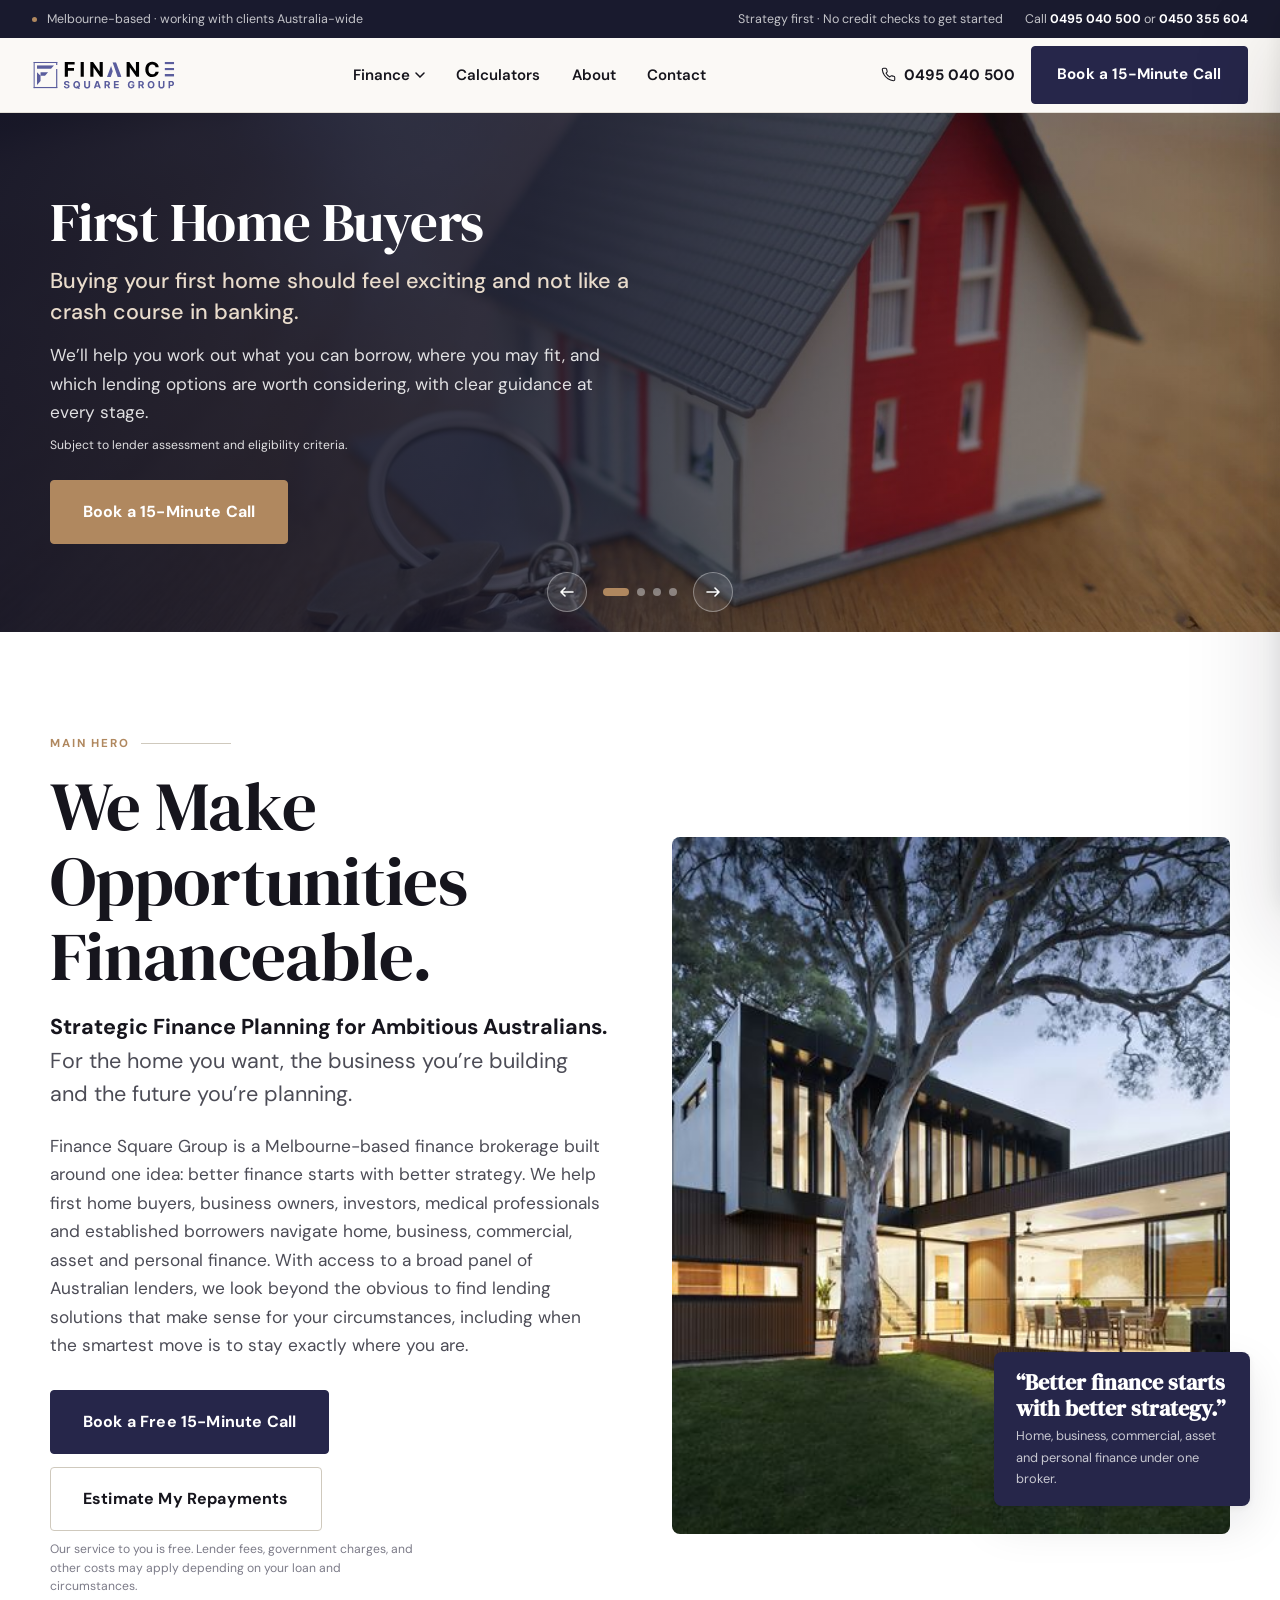
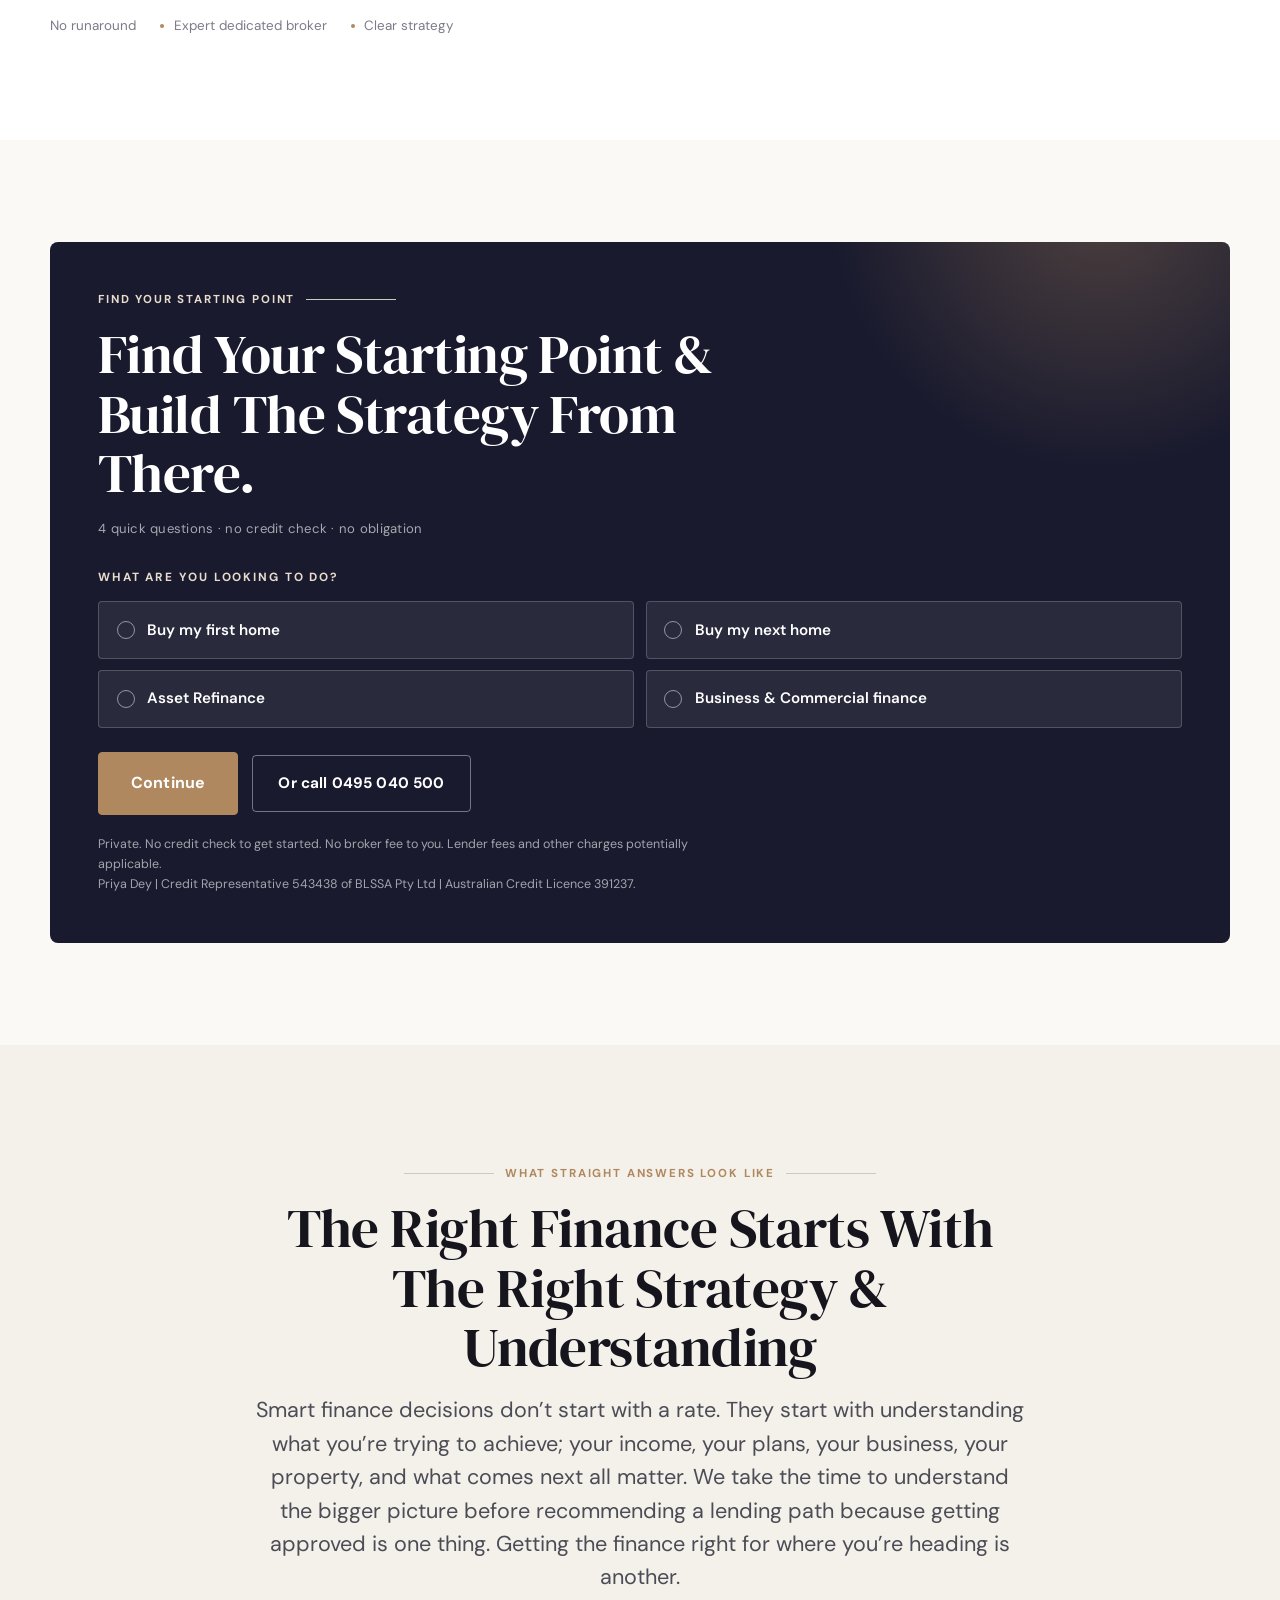
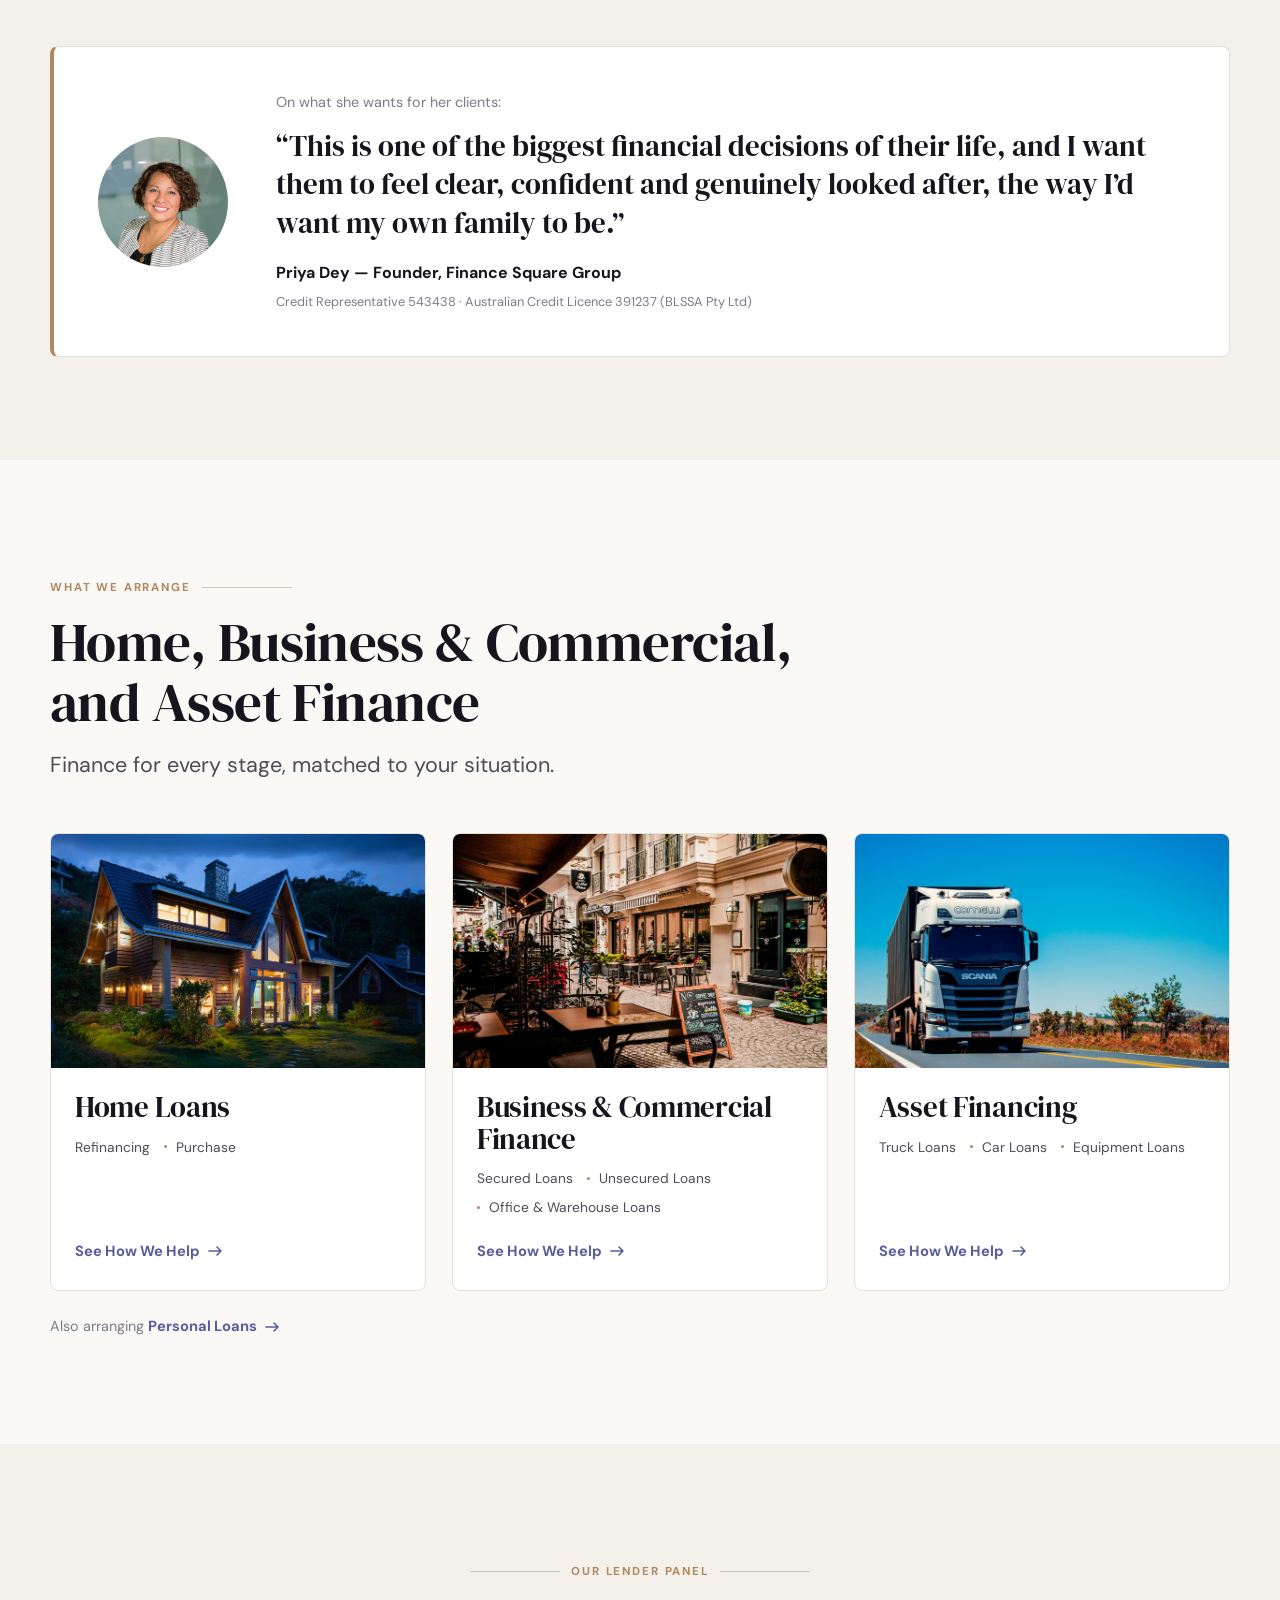
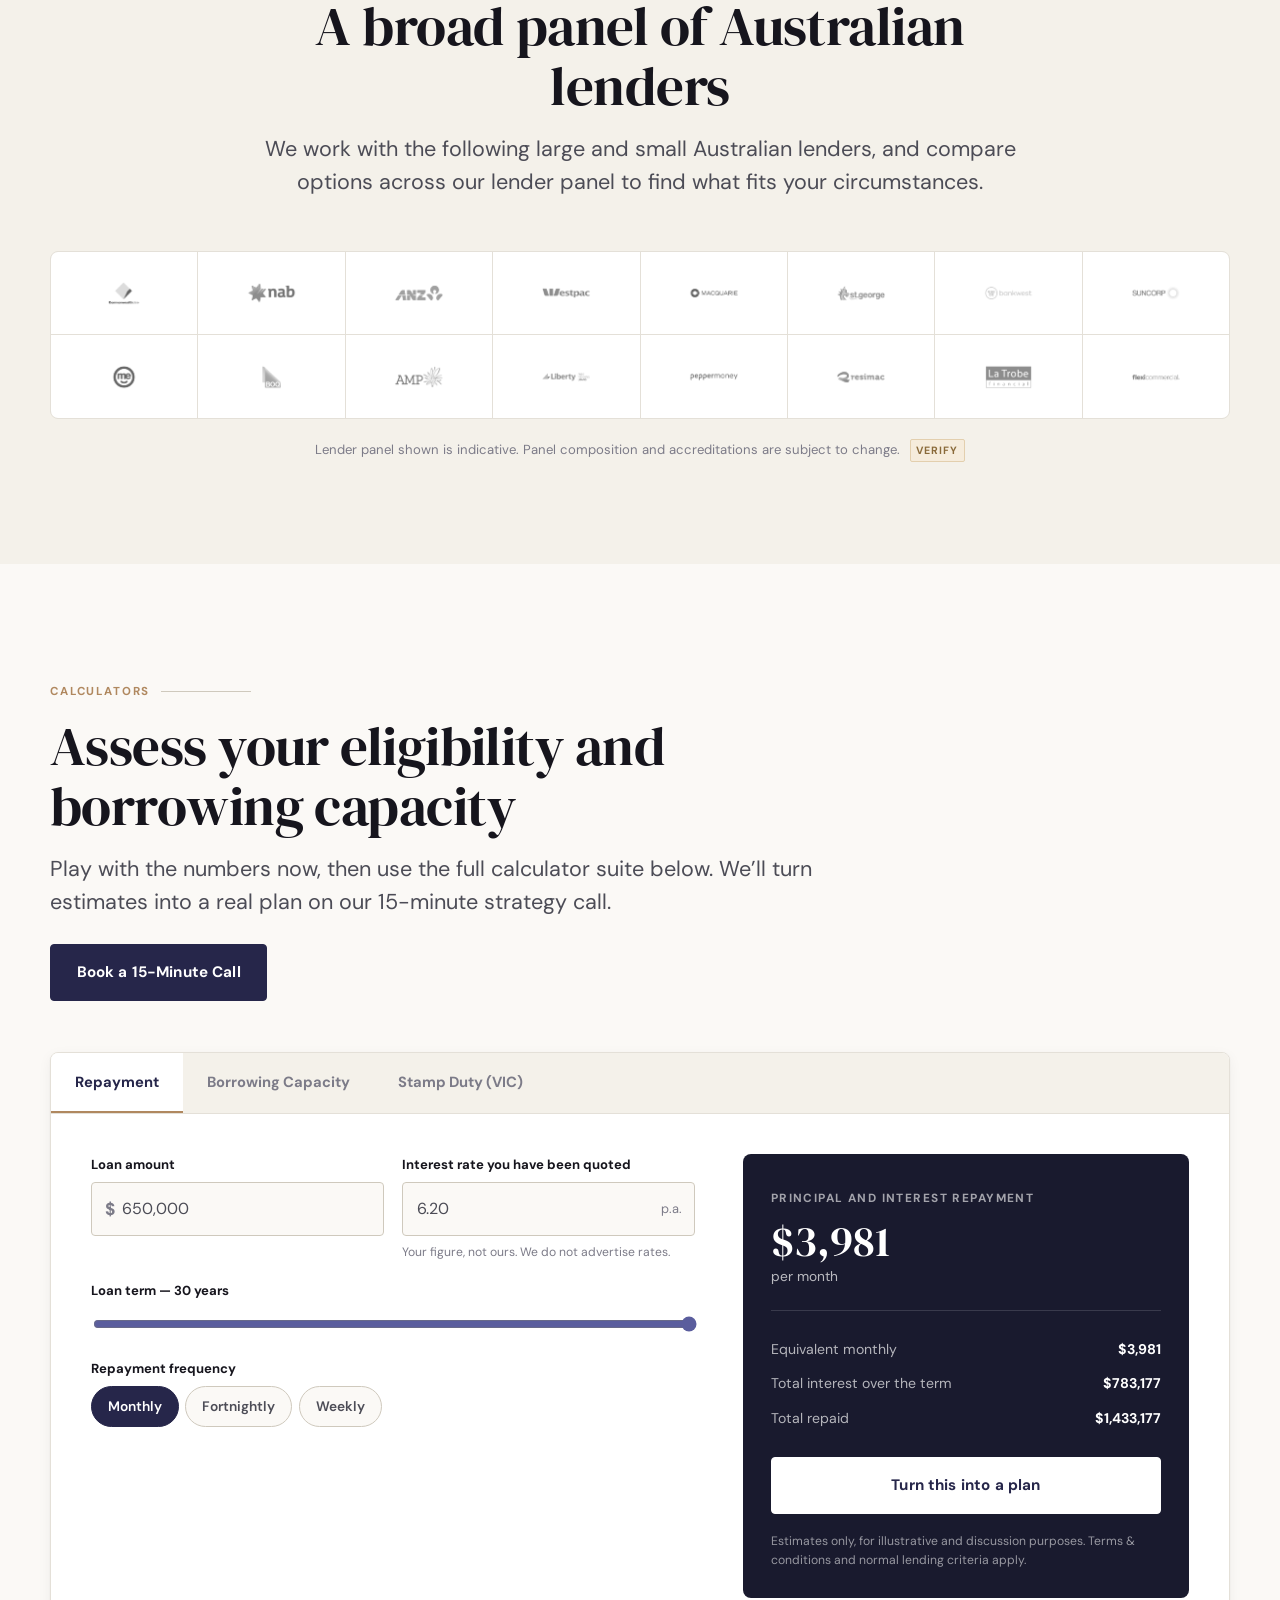
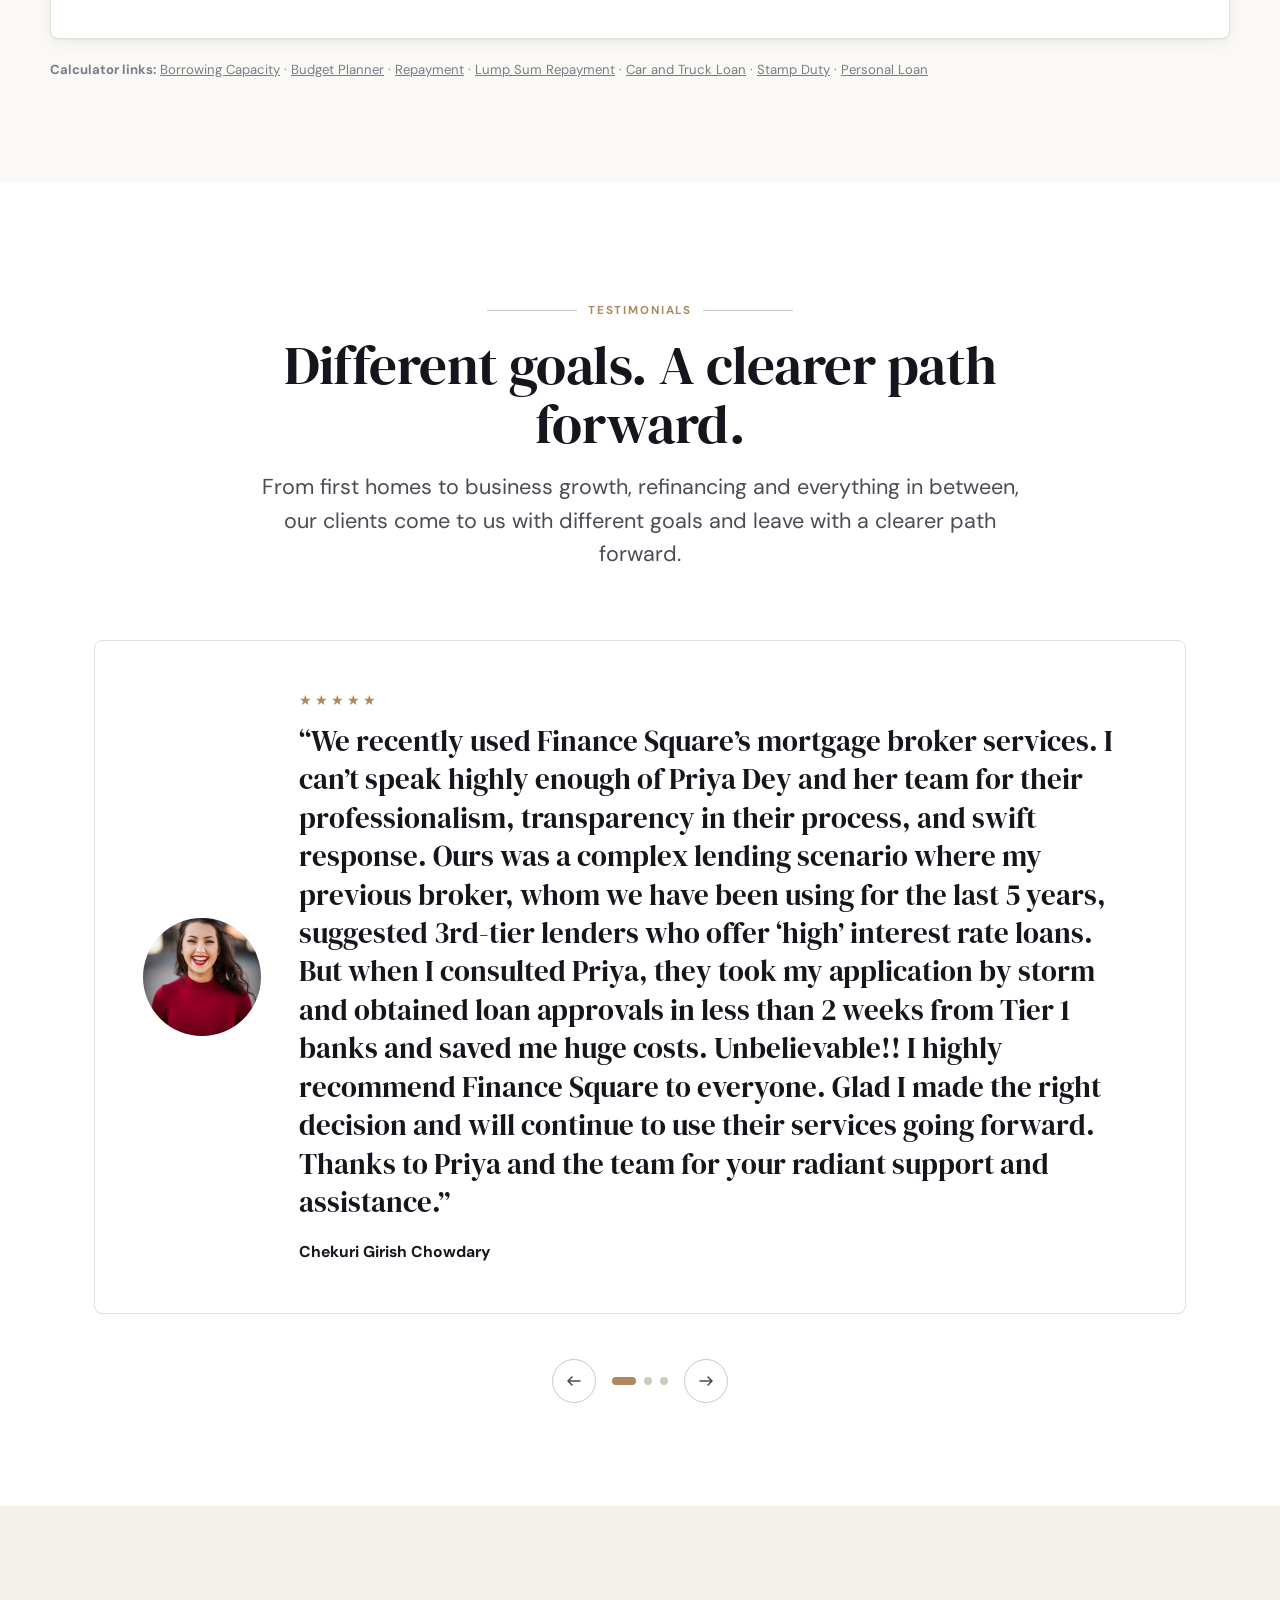
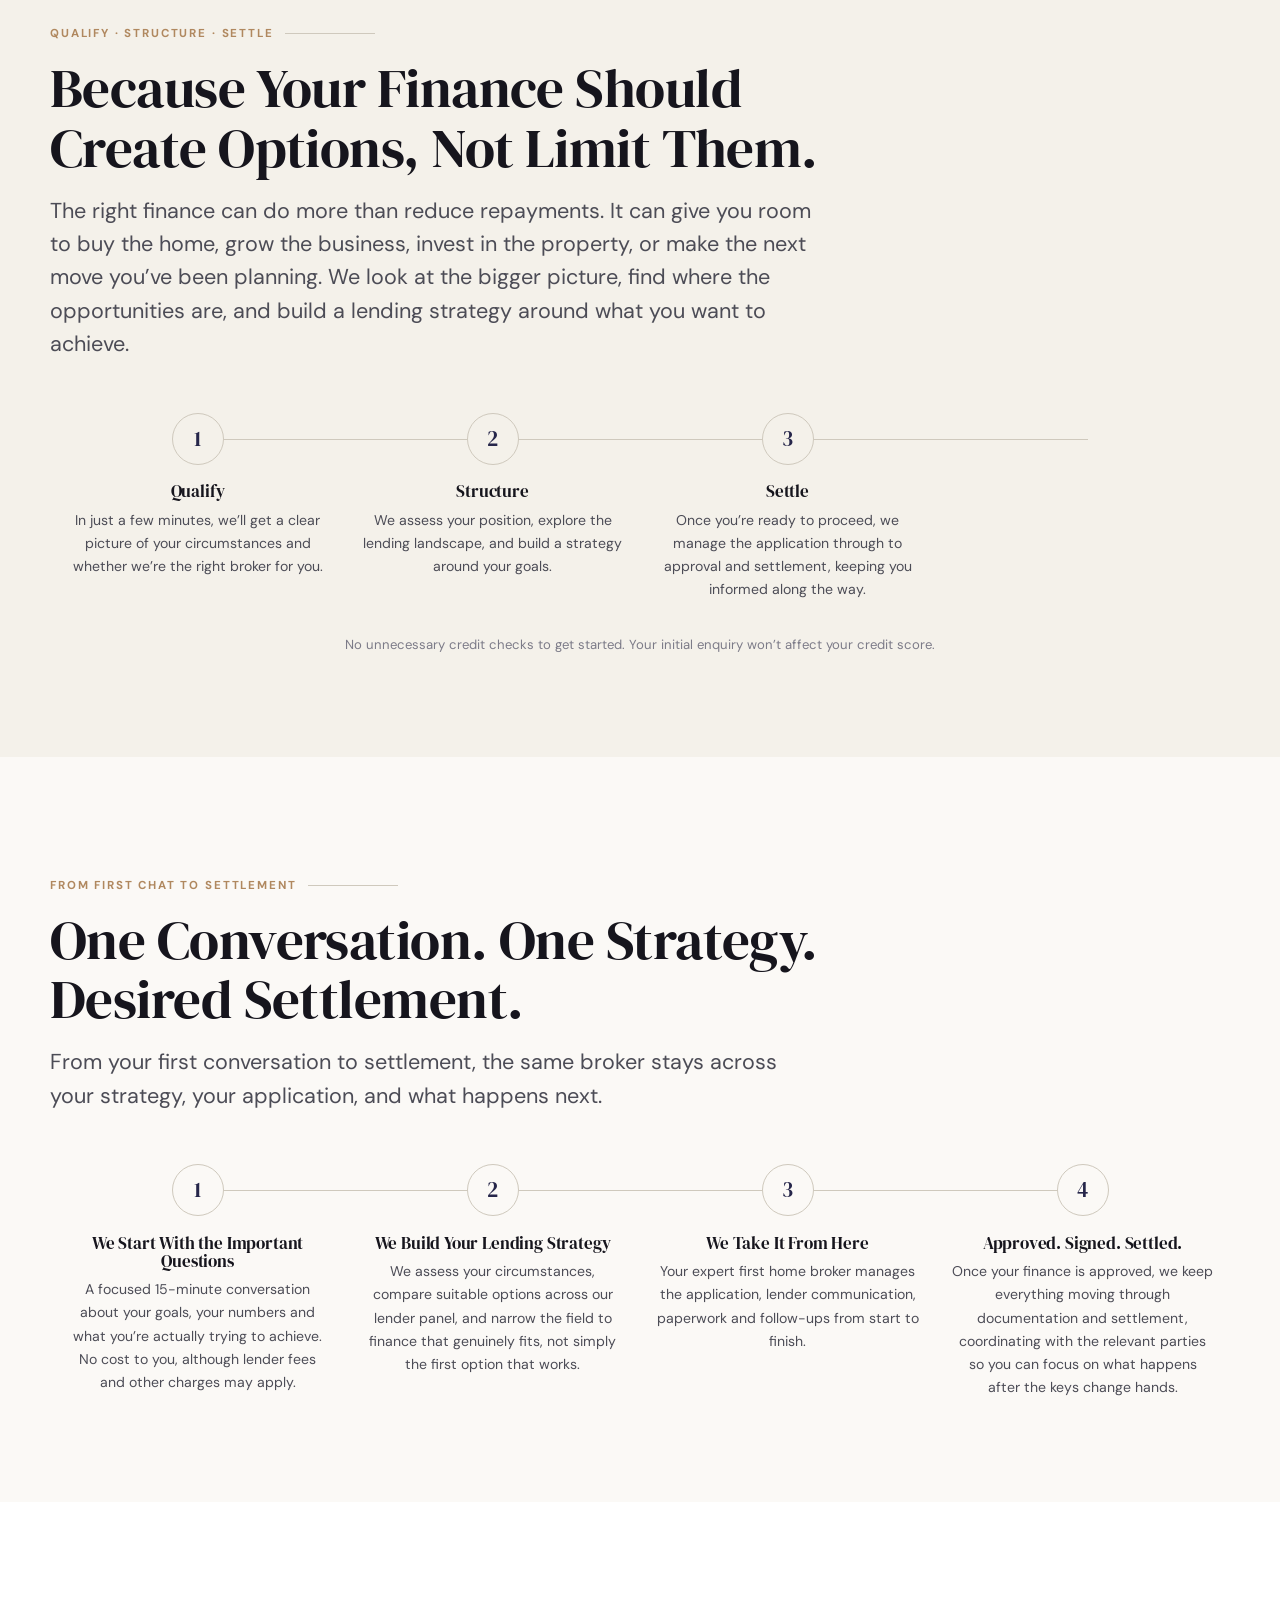
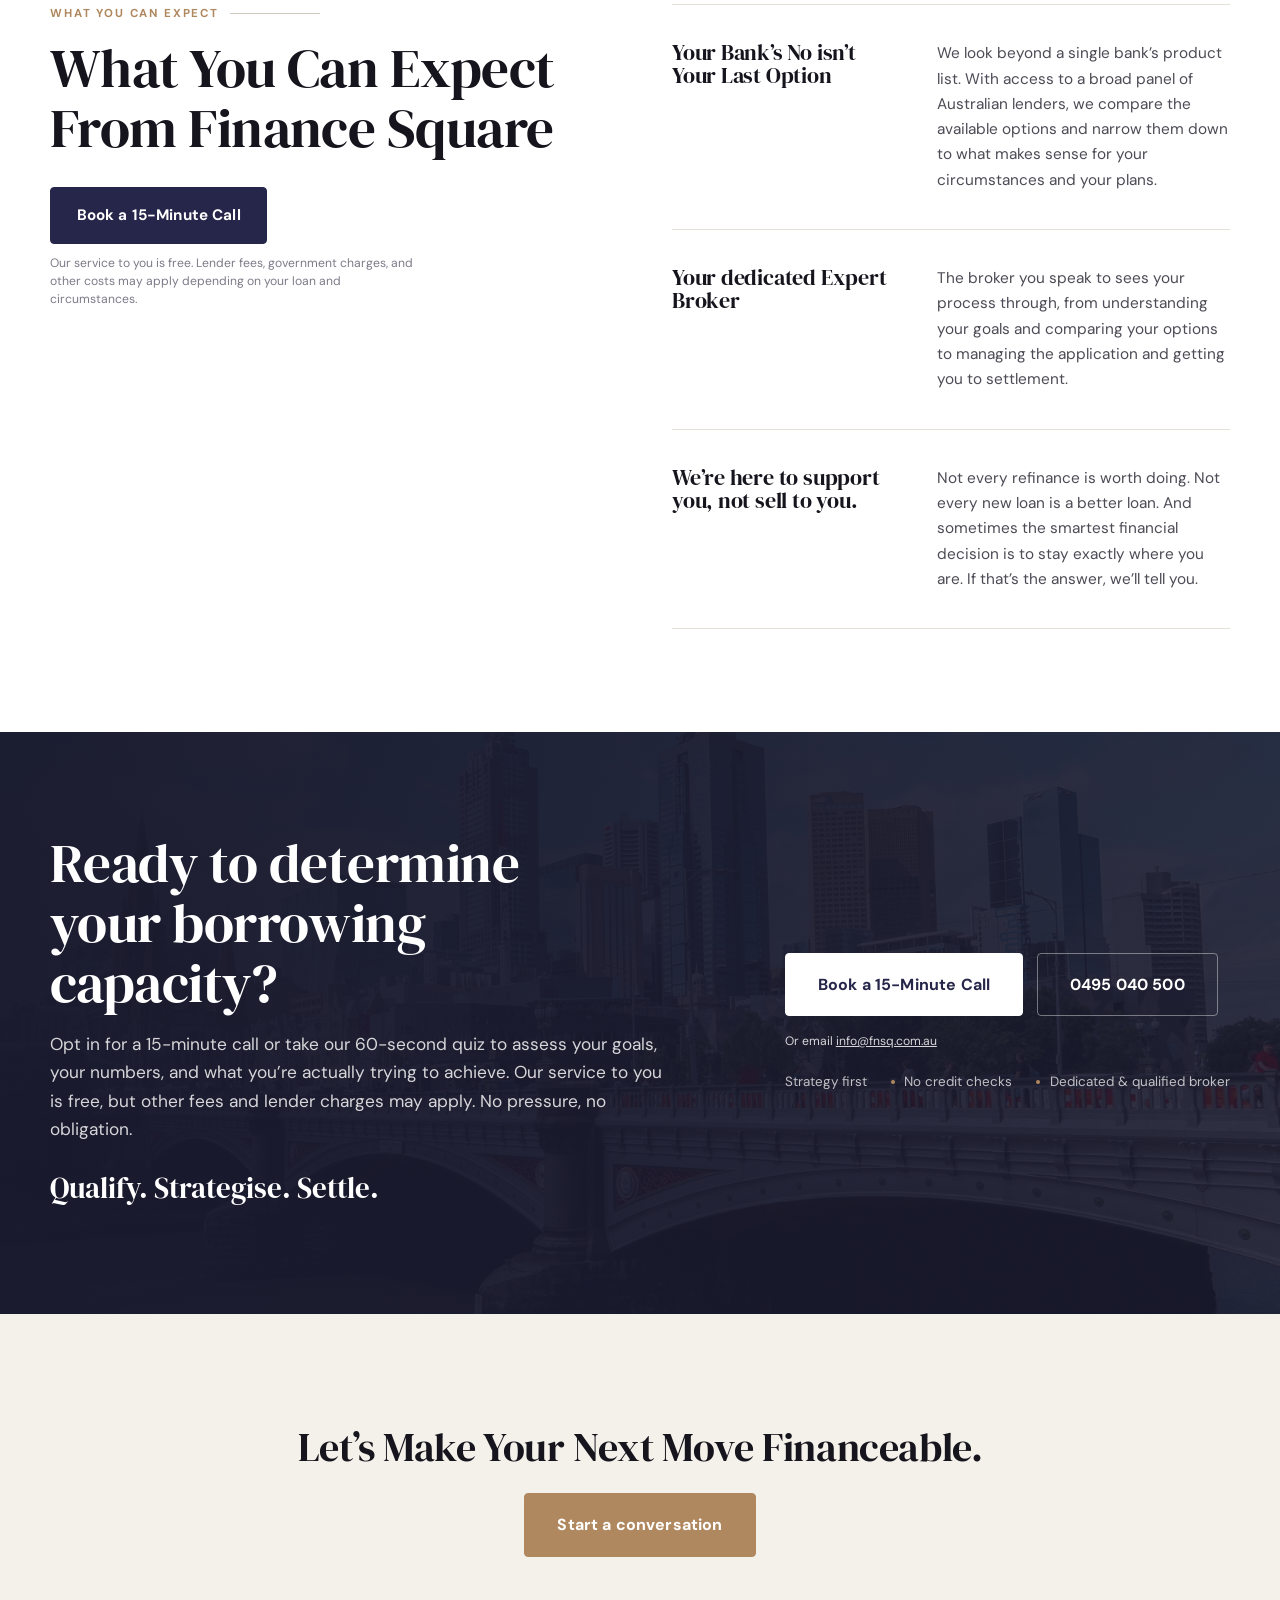
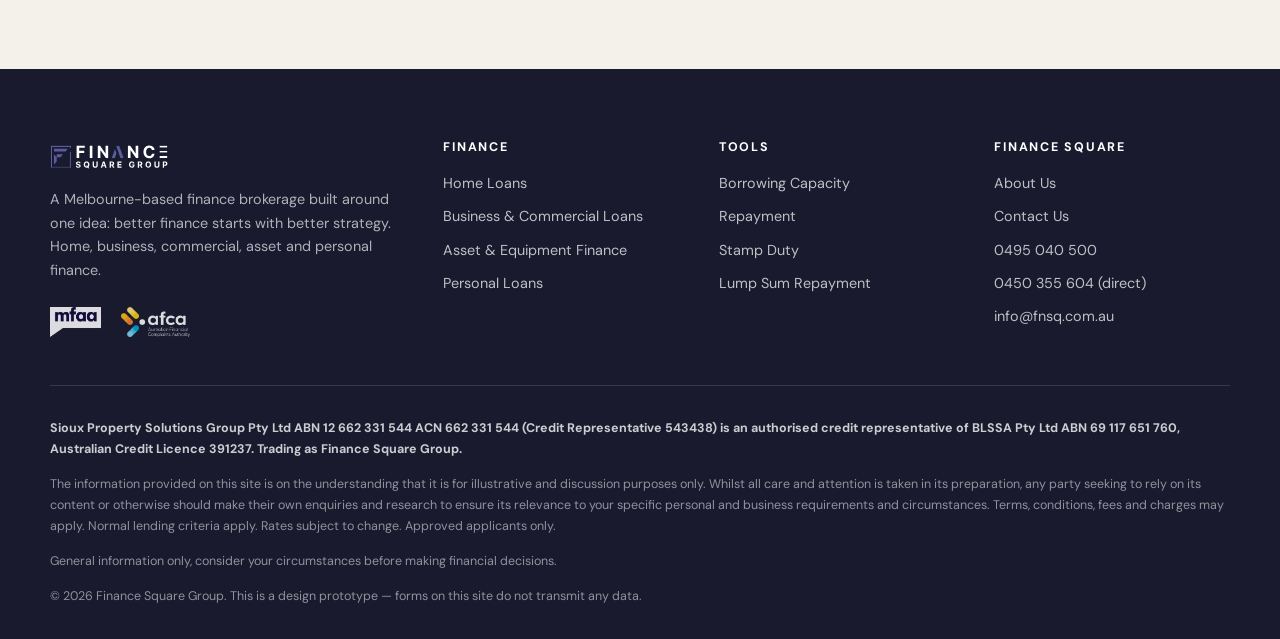
<file: index.html>
<!DOCTYPE html>
<html lang="en-AU">
<head>
<meta charset="utf-8">
<meta name="viewport" content="width=device-width, initial-scale=1">
<title>Finance Square Group | Strategy-First Finance Brokers, Australia</title>
<meta name="description" content="Finance Square Group builds lending strategy for self-employed borrowers, investors, medical professionals and business owners. Banks don't understand. Handling complex finances. Not a rate site.">
<meta name="keywords" content="strategy-first mortgage broker Australia, finance broker for self-employed, complex borrower finance, small business and asset finance broker, finance broker for first home buyers">
<link rel="preconnect" href="https://fonts.googleapis.com">
<link rel="preconnect" href="https://fonts.gstatic.com" crossorigin>
<link href="https://fonts.googleapis.com/css2?family=DM+Sans:wght@400;500;600;700;800&family=DM+Serif+Display&display=swap" rel="stylesheet">
<link rel="stylesheet" href="css/styles.css">
<link rel="icon" href="assets/brand/fnsq-logo.svg">
</head>
<body>
<a class="skip" href="#main">Skip to content</a>

<!-- ============================= UTILITY BAR ============================= -->
<div class="utility">
  <div class="wrap-wide">
    <div class="utility-left">
      <span class="dot" aria-hidden="true"></span>
      <span>Melbourne-based &middot; working with clients Australia-wide</span>
    </div>
    <div class="utility-right">
      <span class="hide-md">Strategy first &middot; No credit checks to get started</span>
      <span class="tel">Call <a href="tel:+61495040500">0495 040 500</a><span class="hide-md"> or <a href="tel:+61450355604">0450 355 604</a></span></span>
    </div>
  </div>
</div>

<!-- ============================= HEADER ================================= -->
<header class="site-header">
  <div class="wrap-wide">
    <div class="nav">
      <a class="brand" href="index.html" aria-label="Finance Square Group home">
        <img src="assets/brand/fnsq-logo.svg" alt="Finance Square Group">
      </a>

      <ul class="nav-main">
        <li>
          <button class="navlink" type="button" data-mega-trigger aria-expanded="false" aria-controls="megaFinance">
            Finance
            <svg class="chev" width="10" height="6" viewBox="0 0 10 6" fill="none" aria-hidden="true"><path d="M1 1l4 4 4-4" stroke="currentColor" stroke-width="1.5" stroke-linecap="round"/></svg>
          </button>
          <div class="mega" id="megaFinance">
            <a class="mega-item" href="home-loans.html"><strong>Home Loans</strong><span>First home buyers, property investors and self-employed professionals.</span></a>
            <a class="mega-item" href="business-commercial-loans.html"><strong>Business &amp; Commercial Loans</strong><span>Secured and unsecured business finance, office and warehouse loans.</span></a>
            <a class="mega-item" href="asset-equipment-finance.html"><strong>Asset &amp; Equipment Finance</strong><span>Truck loans, car loans and equipment loans across every industry.</span></a>
            <a class="mega-item" href="personal-loans.html"><strong>Personal Loans</strong><span>Structured so it still protects your next mortgage or business loan.</span></a>
            <p class="mega-foot">Not sure which one you need? <a class="arrowlink" href="get-started.html">Book a 15-minute call</a> &mdash; our service to you is free, but other fees and lender charges may apply.</p>
          </div>
        </li>
        <li><a class="navlink" href="calculators.html">Calculators</a></li>
        <li><a class="navlink" href="about.html">About</a></li>
        <li><a class="navlink" href="contact.html">Contact</a></li>
      </ul>

      <div class="nav-cta">
        <a class="nav-tel" href="tel:+61495040500">
          <svg width="15" height="15" viewBox="0 0 24 24" fill="none" aria-hidden="true"><path d="M22 16.9v3a2 2 0 01-2.2 2 19.8 19.8 0 01-8.6-3.1 19.5 19.5 0 01-6-6A19.8 19.8 0 012.1 4.2 2 2 0 014.1 2h3a2 2 0 012 1.7c.1 1 .4 1.9.7 2.8a2 2 0 01-.5 2.1L8.1 9.9a16 16 0 006 6l1.3-1.2a2 2 0 012.1-.5c.9.3 1.8.6 2.8.7a2 2 0 011.7 2z" stroke="currentColor" stroke-width="1.7" stroke-linejoin="round"/></svg>
          <span class="telnum">0495 040 500</span>
        </a>
        <a class="btn" href="get-started.html">Book a 15-Minute Call</a>
        <button class="burger" id="burger" type="button" aria-expanded="false" aria-controls="drawer" aria-label="Open menu"><span></span></button>
      </div>
    </div>
  </div>
</header>

<div class="scrim" id="scrim"></div>
<aside class="drawer" id="drawer" aria-label="Menu">
  <div class="drawer-top">
    <img src="assets/brand/fnsq-logo.svg" alt="Finance Square Group">
    <button class="drawer-close" id="drawerClose" type="button" aria-label="Close menu">&times;</button>
  </div>
  <nav>
    <a href="index.html">Home</a>
    <a href="home-loans.html">Home Loans</a>
    <a href="business-commercial-loans.html">Business &amp; Commercial Loans</a>
    <a href="asset-equipment-finance.html">Asset &amp; Equipment Finance</a>
    <a href="personal-loans.html">Personal Loans</a>
    <a href="calculators.html">Calculators</a>
    <a href="about.html">About</a>
    <a href="contact.html">Contact</a>
  </nav>
  <div class="drawer-foot">
    <a class="btn btn--block" href="get-started.html">Book a 15-Minute Call</a>
    <p class="freenote">Our service to you is free. Lender fees, government charges, and other costs may apply depending on your loan and circumstances.</p>
    <p class="fineprint" style="margin-top:1rem">Call <a href="tel:+61495040500" style="color:inherit"><strong>0495&nbsp;040&nbsp;500</strong></a> or <a href="tel:+61450355604" style="color:inherit"><strong>0450&nbsp;355&nbsp;604</strong></a> &middot; <a href="mailto:info@fnsq.com.au" style="color:inherit">info@fnsq.com.au</a></p>
  </div>
</aside>

<main id="main">

  <!-- ====================== HERO SLIDER (4 slides) ==================== -->
  <section class="hslider" id="hslider" data-hero aria-roledescription="carousel" aria-label="What we help with">
    <!-- Slide 1 -->
    <article class="hslide" data-on="true" data-label="First Home Buyers" aria-hidden="false">
      <div class="hslide-media">
        <img src="assets/img/keys-1600.jpg" srcset="assets/img/keys-800.jpg 800w, assets/img/keys-1600.jpg 1600w, assets/img/keys-4k.jpg 3840w" sizes="100vw" alt="House keys resting on a table" fetchpriority="high" width="3840" height="2883">
      </div>
      <div class="wrap">
        <div class="hslide-inner">
          <h2>First Home Buyers</h2>
          <p class="sub">Buying your first home should feel exciting and not like a crash course in banking.</p>
          <p>We&rsquo;ll help you work out what you can borrow, where you may fit, and which lending options are worth considering, with clear guidance at every stage.</p>
          <p class="freenote freenote--dark">Subject to lender assessment and eligibility criteria.</p>
          <div class="btn-row"><a class="btn btn--tan btn--lg" href="get-started.html">Book a 15-Minute Call</a></div>
        </div>
      </div>
    </article>

    <!-- Slide 2 -->
    <article class="hslide" data-label="Refinancing" aria-hidden="true">
      <div class="hslide-media">
        <img src="assets/img/interior-neutral-1600.jpg" srcset="assets/img/interior-neutral-800.jpg 800w, assets/img/interior-neutral-1600.jpg 1600w" sizes="100vw" alt="A calm, neutral living room" loading="lazy" width="3840" height="2880">
      </div>
      <div class="wrap">
        <div class="hslide-inner">
          <h2>Refinancing</h2>
          <p class="sub">Your current loan might not suit your current needs.</p>
          <p>We look at what you have, what&rsquo;s changed, and what&rsquo;s available now, then give you a clear answer on whether refinancing genuinely puts you in a better position.</p>
          <p class="freenote freenote--dark">Subject to lender assessment and eligibility criteria.</p>
          <div class="btn-row"><a class="btn btn--tan btn--lg" href="get-started.html">Book a 15-Minute Call</a></div>
        </div>
      </div>
    </article>

    <!-- Slide 3 -->
    <article class="hslide" data-label="Business and Asset Finance" aria-hidden="true">
      <div class="hslide-media">
        <img src="assets/img/truck-1600.jpg" srcset="assets/img/truck-800.jpg 800w, assets/img/truck-1600.jpg 1600w" sizes="100vw" alt="A prime mover on an Australian highway" loading="lazy" width="3840" height="2560">
      </div>
      <div class="wrap">
        <div class="hslide-inner">
          <h2>Business &amp; Asset Finance</h2>
          <p class="sub">Growing your business, or ready to buy the equipment for it?</p>
          <p>Your business doesn&rsquo;t run on a standard template, so your finance shouldn&rsquo;t either. We assess your goals, circumstances, and available lending options to help structure finance for what comes next.</p>
          <p class="freenote freenote--dark">Subject to lender assessment and eligibility criteria.</p>
          <div class="btn-row"><a class="btn btn--tan btn--lg" href="get-started.html">Book a 15-Minute Call</a></div>
        </div>
      </div>
    </article>

    <!-- Slide 4 -->
    <article class="hslide" data-label="Specialised Mortgage Broker" aria-hidden="true">
      <div class="hslide-media">
        <img src="assets/img/meeting-1600.jpg" srcset="assets/img/meeting-800.jpg 800w, assets/img/meeting-1600.jpg 1600w" sizes="100vw" alt="A broker meeting around a table" loading="lazy" width="3840" height="2520">
      </div>
      <div class="wrap">
        <div class="hslide-inner">
          <h2>Specialised Mortgage Broker</h2>
          <p class="sub">One person in your corner, from first conversation to settlement.</p>
          <p>Your application doesn&rsquo;t get passed from desk to desk. Your expert first home broker stays with you throughout the process, keeping your strategy and your finances moving in the same direction.</p>
          <div class="btn-row"><a class="btn btn--tan btn--lg" href="get-started.html">Book a 15-Minute Call</a></div>
        </div>
      </div>
    </article>

    <div class="hnav">
      <button class="hbtn" type="button" data-hprev aria-label="Previous slide"><svg width="14" height="10" viewBox="0 0 14 10" fill="none" aria-hidden="true"><path d="M5 1L1 5l4 4M1 5h12" stroke="currentColor" stroke-width="1.6" stroke-linecap="round" stroke-linejoin="round"/></svg></button>
      <div class="hdots"></div>
      <button class="hbtn" type="button" data-hnext aria-label="Next slide"><svg width="14" height="10" viewBox="0 0 14 10" fill="none" aria-hidden="true"><path d="M9 1l4 4-4 4M13 5H1" stroke="currentColor" stroke-width="1.6" stroke-linecap="round" stroke-linejoin="round"/></svg></button>
    </div>
  </section>

  <!-- ============================ MAIN HERO =========================== -->
  <section class="section section--white">
    <div class="wrap">
      <div class="split">
        <div>
          <p class="eyebrow">Main hero</p>
          <h1>We Make Opportunities Financeable.</h1>
          <p class="lede" style="margin-top:1.1rem"><strong style="color:var(--ink)">Strategic Finance Planning for Ambitious Australians.</strong><br>For the home you want, the business you&rsquo;re building and the future you&rsquo;re planning.</p>
          <p style="margin-top:1.25rem">Finance Square Group is a Melbourne-based finance brokerage built around one idea: better finance starts with better strategy. We help first home buyers, business owners, investors, medical professionals and established borrowers navigate home, business, commercial, asset and personal finance. With access to a broad panel of Australian lenders, we look beyond the obvious to find lending solutions that make sense for your circumstances, including when the smartest move is to stay exactly where you are.</p>
          <div class="btn-row" style="margin-top:1.9rem">
            <a class="btn btn--lg" href="get-started.html">Book a Free 15-Minute Call</a>
            <a class="btn btn--ghost btn--lg" href="#calculators">Estimate My Repayments</a>
          </div>
          <p class="freenote">Our service to you is free. Lender fees, government charges, and other costs may apply depending on your loan and circumstances.</p>
          <div class="trustline">
            <span>No runaround</span><span>Expert dedicated broker</span><span>Clear strategy</span>
          </div>
        </div>
        <div class="split-media reveal">
          <img src="assets/img/home-hero-1600.jpg" srcset="assets/img/home-hero-800.jpg 800w, assets/img/home-hero-1600.jpg 1600w" sizes="(max-width:880px) 100vw, 46vw" alt="A contemporary Australian home" loading="lazy" width="3840" height="2560">
          <div class="stamp">
            <b>&ldquo;Better finance starts with better strategy.&rdquo;</b>
            <span>Home, business, commercial, asset and personal finance under one broker.</span>
          </div>
        </div>
      </div>
    </div>
  </section>

  <!-- ======================= FIND YOUR STARTING POINT ================= -->
  <section class="section">
    <div class="wrap">
      <div class="starter" id="starter">
        <p class="eyebrow" style="color:var(--tan-soft)">Find your starting point</p>
        <h2>Find Your Starting Point &amp; Build The Strategy From There.</h2>
        <p class="meta">4 quick questions &middot; no credit check &middot; no obligation</p>

        <span class="qlabel" id="starterQ">What are you looking to do?</span>
        <div class="starter-opts" role="radiogroup" aria-labelledby="starterQ">
          <button class="sopt" type="button" role="radio" aria-checked="false" data-goal="Buy my first home">
            <span class="tick" aria-hidden="true"><svg width="10" height="8" viewBox="0 0 12 10" fill="none"><path d="M1 5l3.5 3.5L11 1.5" stroke="currentColor" stroke-width="2.2" stroke-linecap="round" stroke-linejoin="round"/></svg></span>
            Buy my first home
          </button>
          <button class="sopt" type="button" role="radio" aria-checked="false" data-goal="Buy my next home">
            <span class="tick" aria-hidden="true"><svg width="10" height="8" viewBox="0 0 12 10" fill="none"><path d="M1 5l3.5 3.5L11 1.5" stroke="currentColor" stroke-width="2.2" stroke-linecap="round" stroke-linejoin="round"/></svg></span>
            Buy my next home
          </button>
          <button class="sopt" type="button" role="radio" aria-checked="false" data-goal="Asset Refinance">
            <span class="tick" aria-hidden="true"><svg width="10" height="8" viewBox="0 0 12 10" fill="none"><path d="M1 5l3.5 3.5L11 1.5" stroke="currentColor" stroke-width="2.2" stroke-linecap="round" stroke-linejoin="round"/></svg></span>
            Asset Refinance
          </button>
          <button class="sopt" type="button" role="radio" aria-checked="false" data-goal="Business &amp; Commercial finance">
            <span class="tick" aria-hidden="true"><svg width="10" height="8" viewBox="0 0 12 10" fill="none"><path d="M1 5l3.5 3.5L11 1.5" stroke="currentColor" stroke-width="2.2" stroke-linecap="round" stroke-linejoin="round"/></svg></span>
            Business &amp; Commercial finance
          </button>
        </div>

        <div class="go">
          <a class="btn btn--tan btn--lg" href="contact.html#book" data-starter-go>Continue</a>
          <a class="btn btn--ghostDark" href="tel:+61495040500">Or call 0495 040 500</a>
        </div>

        <p class="disc">Private. No credit check to get started. No broker fee to you. Lender fees and other charges potentially applicable.<br>
        Priya Dey | Credit Representative 543438 of BLSSA Pty Ltd | Australian Credit Licence 391237.</p>
      </div>
    </div>
  </section>

  <!-- ================= THE RIGHT FINANCE STARTS WITH STRATEGY ========= -->
  <section class="section section--paper2">
    <div class="wrap">
      <div class="section-head center">
        <p class="eyebrow eyebrow--center">What straight answers look like</p>
        <h2>The Right Finance Starts With The Right Strategy &amp; Understanding</h2>
        <p class="lede" style="margin-inline:auto">Smart finance decisions don&rsquo;t start with a rate. They start with understanding what you&rsquo;re trying to achieve; your income, your plans, your business, your property, and what comes next all matter. We take the time to understand the bigger picture before recommending a lending path because getting approved is one thing. Getting the finance right for where you&rsquo;re heading is another.</p>
      </div>

      <!-- FOUNDER QUOTE -->
      <div class="founder reveal">
        <img src="assets/img/broker-priya-800.jpg" alt="Priya Dey, Founder of Finance Square Group" loading="lazy" width="2160" height="3240">
        <div>
          <p class="small" style="margin-bottom:.8rem">On what she wants for her clients:</p>
          <blockquote>&ldquo;This is one of the biggest financial decisions of their life, and I want them to feel clear, confident and genuinely looked after, the way I&rsquo;d want my own family to be.&rdquo;</blockquote>
          <p class="who">
            <b>Priya Dey &mdash; Founder, Finance Square Group</b>
            <span class="lic">Credit Representative 543438 &middot; Australian Credit Licence 391237 (BLSSA Pty Ltd)</span>
          </p>
        </div>
      </div>
    </div>
  </section>

  <!-- ========================= PRODUCT TILES ========================== -->
  <section class="section">
    <div class="wrap">
      <div class="section-head">
        <p class="eyebrow">What we arrange</p>
        <h2>Home, Business &amp; Commercial, and Asset Finance</h2>
        <p class="lede">Finance for every stage, matched to your situation.</p>
      </div>

      <div class="tiles">
        <a class="tile reveal" href="home-loans.html">
          <div class="tile-media"><img src="assets/img/home-dusk-800.jpg" srcset="assets/img/home-dusk-800.jpg 800w, assets/img/home-dusk-1600.jpg 1600w" sizes="(max-width:900px) 100vw, 33vw" alt="A home lit at dusk" loading="lazy" width="1600" height="1067"></div>
          <div class="tile-body">
            <h3>Home Loans</h3>
            <p class="tile-tags"><span>Refinancing</span><span>Purchase</span></p>
            <span class="arrowlink">See How We Help <svg width="14" height="10" viewBox="0 0 14 10" fill="none" aria-hidden="true"><path d="M9 1l4 4-4 4M13 5H1" stroke="currentColor" stroke-width="1.6" stroke-linecap="round" stroke-linejoin="round"/></svg></span>
          </div>
        </a>

        <a class="tile reveal" href="business-commercial-loans.html">
          <div class="tile-media"><img src="assets/img/cafe-800.jpg" srcset="assets/img/cafe-800.jpg 800w, assets/img/cafe-1600.jpg 1600w" sizes="(max-width:900px) 100vw, 33vw" alt="A small business shopfront" loading="lazy" width="1600" height="1067"></div>
          <div class="tile-body">
            <h3>Business &amp; Commercial Finance</h3>
            <p class="tile-tags"><span>Secured Loans</span><span>Unsecured Loans</span><span>Office &amp; Warehouse Loans</span></p>
            <span class="arrowlink">See How We Help <svg width="14" height="10" viewBox="0 0 14 10" fill="none" aria-hidden="true"><path d="M9 1l4 4-4 4M13 5H1" stroke="currentColor" stroke-width="1.6" stroke-linecap="round" stroke-linejoin="round"/></svg></span>
          </div>
        </a>

        <a class="tile reveal" href="asset-equipment-finance.html">
          <div class="tile-media"><img src="assets/img/truck-800.jpg" srcset="assets/img/truck-800.jpg 800w, assets/img/truck-1600.jpg 1600w" sizes="(max-width:900px) 100vw, 33vw" alt="A truck on the highway" loading="lazy" width="1600" height="1067"></div>
          <div class="tile-body">
            <h3>Asset Financing</h3>
            <p class="tile-tags"><span>Truck Loans</span><span>Car Loans</span><span>Equipment Loans</span></p>
            <span class="arrowlink">See How We Help <svg width="14" height="10" viewBox="0 0 14 10" fill="none" aria-hidden="true"><path d="M9 1l4 4-4 4M13 5H1" stroke="currentColor" stroke-width="1.6" stroke-linecap="round" stroke-linejoin="round"/></svg></span>
          </div>
        </a>
      </div>

      <p class="small" style="margin-top:1.5rem">Also arranging <a class="arrowlink" href="personal-loans.html">Personal Loans <svg width="14" height="10" viewBox="0 0 14 10" fill="none" aria-hidden="true"><path d="M9 1l4 4-4 4M13 5H1" stroke="currentColor" stroke-width="1.6" stroke-linecap="round" stroke-linejoin="round"/></svg></a></p>
    </div>
  </section>

  <!-- ========================= LENDER PANEL ========================== -->
  <section class="section section--paper2">
    <div class="wrap">
      <div class="section-head center">
        <p class="eyebrow eyebrow--center">Our lender panel</p>
        <h2>A broad panel of Australian lenders</h2>
        <p class="lede" style="margin-inline:auto">We work with the following large and small Australian lenders, and compare options across our lender panel to find what fits your circumstances.</p>
      </div>
      <div class="lenders reveal">
        <div><img src="assets/lenders/cba.png" alt="Commonwealth Bank" loading="lazy"></div>
        <div><img src="assets/lenders/nab.png" alt="NAB" loading="lazy"></div>
        <div><img src="assets/lenders/anz.png" alt="ANZ" loading="lazy"></div>
        <div><img src="assets/lenders/westpac.png" alt="Westpac" loading="lazy"></div>
        <div><img src="assets/lenders/macquarie.png" alt="Macquarie" loading="lazy"></div>
        <div><img src="assets/lenders/stgeorge.png" alt="St George" loading="lazy"></div>
        <div><img src="assets/lenders/bankwest.png" alt="Bankwest" loading="lazy"></div>
        <div><img src="assets/lenders/suncorp.png" alt="Suncorp" loading="lazy"></div>
        <div><img src="assets/lenders/mebank.png" alt="ME Bank" loading="lazy"></div>
        <div><img src="assets/lenders/boq.png" alt="Bank of Queensland" loading="lazy"></div>
        <div><img src="assets/lenders/amp.png" alt="AMP" loading="lazy"></div>
        <div><img src="assets/lenders/liberty.png" alt="Liberty" loading="lazy"></div>
        <div><img src="assets/lenders/pepper.png" alt="Pepper Money" loading="lazy"></div>
        <div><img src="assets/lenders/resimac.png" alt="Resimac" loading="lazy"></div>
        <div><img src="assets/lenders/latrobe.png" alt="La Trobe Financial" loading="lazy"></div>
        <div><img src="assets/lenders/flexi.png" alt="Flexi Commercial" loading="lazy"></div>
      </div>
      <p class="fineprint center" style="margin-top:1.25rem">Lender panel shown is indicative. Panel composition and accreditations are subject to change. <span class="verify">verify</span></p>
    </div>
  </section>

  <!-- =========================== CALCULATORS ========================== -->
  <section class="section" id="calculators">
    <div class="wrap">
      <div class="section-head">
        <p class="eyebrow">Calculators</p>
        <h2>Assess your eligibility and borrowing capacity</h2>
        <p class="lede">Play with the numbers now, then use the full calculator suite below. We&rsquo;ll turn estimates into a real plan on our 15-minute strategy call.</p>
        <div class="btn-row" style="margin-top:1.5rem"><a class="btn" href="get-started.html">Book a 15-Minute Call</a></div>
      </div>

      <div class="calc" id="calc">
        <div class="calc-tabs" role="tablist" aria-label="Calculators">
          <button class="calc-tab" role="tab" type="button" id="tabRepay" aria-controls="panelRepay" aria-selected="true">Repayment</button>
          <button class="calc-tab" role="tab" type="button" id="tabBorrow" aria-controls="panelBorrow" aria-selected="false">Borrowing Capacity</button>
          <button class="calc-tab" role="tab" type="button" id="tabDuty" aria-controls="panelDuty" aria-selected="false">Stamp Duty (VIC)</button>
        </div>

        <div class="calc-panel" role="tabpanel" id="panelRepay" aria-labelledby="tabRepay">
          <div class="calc-grid">
            <div>
              <fieldset class="fieldset">
                <div class="fieldrow">
                  <div class="field">
                    <label for="rpAmount">Loan amount</label>
                    <div class="prefix"><input class="control" id="rpAmount" data-money type="text" inputmode="numeric" value="650,000"></div>
                  </div>
                  <div class="field">
                    <label for="rpRate">Interest rate you have been quoted</label>
                    <div class="suffix-pa"><input class="control" id="rpRate" type="number" step="0.01" min="0" max="20" value="6.20"></div>
                    <span class="hint">Your figure, not ours. We do not advertise rates.</span>
                  </div>
                </div>
                <div class="field">
                  <label for="rpTerm">Loan term &mdash; <span id="rpTermOut">30 years</span></label>
                  <input id="rpTerm" type="range" min="5" max="30" step="1" value="30">
                </div>
                <div class="field">
                  <span class="flabel">Repayment frequency</span>
                  <div class="segbar" id="rpFreq" role="radiogroup" aria-label="Repayment frequency">
                    <button class="seg" type="button" role="radio" aria-checked="true" data-freq="monthly">Monthly</button>
                    <button class="seg" type="button" role="radio" aria-checked="false" data-freq="fortnightly">Fortnightly</button>
                    <button class="seg" type="button" role="radio" aria-checked="false" data-freq="weekly">Weekly</button>
                  </div>
                </div>
              </fieldset>
            </div>
            <div class="result">
              <span class="rlbl">Principal and interest repayment</span>
              <p class="rval" id="rpVal">&mdash;</p>
              <p class="rsub" id="rpFreqLbl">per month</p>
              <hr>
              <div class="rrow"><span>Equivalent monthly</span><span id="rpMonthly">&mdash;</span></div>
              <div class="rrow"><span>Total interest over the term</span><span id="rpTotalInt">&mdash;</span></div>
              <div class="rrow"><span>Total repaid</span><span id="rpTotalPaid">&mdash;</span></div>
              <a class="btn btn--onDark btn--block" href="contact.html">Turn this into a plan</a>
              <p class="assume">Estimates only, for illustrative and discussion purposes. Terms &amp; conditions and normal lending criteria apply.</p>
            </div>
          </div>
        </div>

        <div class="calc-panel" role="tabpanel" id="panelBorrow" aria-labelledby="tabBorrow" hidden>
          <div class="calc-grid">
            <div>
              <fieldset class="fieldset">
                <div class="field">
                  <span class="flabel">Household</span>
                  <div class="segbar" id="bpHouse" role="radiogroup" aria-label="Household">
                    <button class="seg" type="button" role="radio" aria-checked="true" data-house="single">Just me</button>
                    <button class="seg" type="button" role="radio" aria-checked="false" data-house="couple">Two of us</button>
                  </div>
                </div>
                <div class="fieldrow">
                  <div class="field">
                    <label for="bpIncome">Total household income before tax</label>
                    <div class="prefix"><input class="control" id="bpIncome" data-money type="text" inputmode="numeric" value="145,000"></div>
                  </div>
                  <div class="field">
                    <label for="bpCommit">Other repayments per month</label>
                    <div class="prefix"><input class="control" id="bpCommit" data-money type="text" inputmode="numeric" value="450"></div>
                    <span class="hint">Car, personal loan, buy-now-pay-later, card minimums.</span>
                  </div>
                </div>
                <div class="fieldrow">
                  <div class="field">
                    <label for="bpDeps">Dependent children</label>
                    <select class="control" id="bpDeps">
                      <option value="0" selected>None</option>
                      <option value="1">One</option>
                      <option value="2">Two</option>
                      <option value="3">Three</option>
                      <option value="4">Four or more</option>
                    </select>
                  </div>
                  <div class="field">
                    <span class="flabel">Employment</span>
                    <label class="consent" style="margin-top:.55rem">
                      <input type="checkbox" id="bpSelf">
                      <span>Some or all of this income is from self-employment</span>
                    </label>
                  </div>
                </div>
              </fieldset>
            </div>
            <div class="result">
              <span class="rlbl">Indicative borrowing range</span>
              <p class="rval"><span id="bpLow">&mdash;</span><span id="bpHigh"></span></p>
              <p class="rsub" id="bpNote"></p>
              <hr>
              <div class="rrow"><span>Monthly surplus used in the assessment</span><span id="bpSurplus">&mdash;</span></div>
              <a class="btn btn--onDark btn--block" href="contact.html">Get this checked properly</a>
              <p class="assume"><strong>Assessment basis:</strong> lenders test you at a rate above the one you pay, over a 30-year term, against a household expense benchmark. The assessment rate and buffer used here are placeholders for this prototype &mdash; the licensee must set and publish the figures before this goes live. Estimates only, for illustrative and discussion purposes.</p>
            </div>
          </div>
        </div>

        <div class="calc-panel" role="tabpanel" id="panelDuty" aria-labelledby="tabDuty" hidden>
          <div class="calc-grid">
            <div>
              <fieldset class="fieldset">
                <div class="field">
                  <label for="sdValue">Purchase price</label>
                  <div class="prefix"><input class="control" id="sdValue" data-money type="text" inputmode="numeric" value="780,000"></div>
                </div>
                <label class="consent"><input type="checkbox" id="sdPPR" checked><span>I will live in it as my principal place of residence</span></label>
                <label class="consent"><input type="checkbox" id="sdFHB"><span>I am a first home buyer</span></label>
                <p class="fineprint">Victorian land transfer duty is a State Revenue Office charge, not a lender charge. Rates and thresholds change &mdash; confirm your position with the SRO or your conveyancer before you rely on it. <span class="verify">verify current thresholds</span></p>
              </fieldset>
            </div>
            <div class="result">
              <span class="rlbl">Land transfer duty</span>
              <p class="rval" id="sdVal">&mdash;</p>
              <p class="rsub" id="sdNote"></p>
              <hr>
              <div class="rrow"><span>Land transfer (title) fee</span><span id="sdTransfer">&mdash;</span></div>
              <div class="rrow"><span>Mortgage registration fee</span><span id="sdMortgage">&mdash;</span></div>
              <div class="rrow"><span>Estimated government costs</span><span id="sdTotal">&mdash;</span></div>
              <a class="btn btn--onDark btn--block" href="calculators.html">Full calculator suite</a>
              <p class="assume">Estimates only. Excludes conveyancing, inspections, lenders mortgage insurance and any foreign purchaser additional duty.</p>
            </div>
          </div>
        </div>
      </div>

      <p class="fineprint" style="margin-top:1.25rem"><strong>Calculator links:</strong>
        <a href="calculators.html">Borrowing Capacity</a> &middot;
        <a href="calculators.html">Budget Planner</a> &middot;
        <a href="calculators.html">Repayment</a> &middot;
        <a href="calculators.html">Lump Sum Repayment</a> &middot;
        <a href="calculators.html">Car and Truck Loan</a> &middot;
        <a href="calculators.html">Stamp Duty</a> &middot;
        <a href="calculators.html">Personal Loan</a>
      </p>
    </div>
  </section>

  <!-- ========================== TESTIMONIALS ========================== -->
  <section class="section section--white">
    <div class="wrap">
      <div class="section-head center">
        <p class="eyebrow eyebrow--center">Testimonials</p>
        <h2>Different goals. A clearer path forward.</h2>
        <p class="lede" style="margin-inline:auto">From first homes to business growth, refinancing and everything in between, our clients come to us with different goals and leave with a clearer path forward.</p>
      </div>

      <div class="tslider" id="tslider">
        <div class="tviewport">
          <div class="ttrack">
            <div class="tslide">
              <figure class="tcard">
                <img src="assets/img/client-1-800.jpg" alt="" loading="lazy">
                <div>
                  <p class="small" style="letter-spacing:.2em;color:var(--tan);margin-bottom:.6rem">&#9733;&#9733;&#9733;&#9733;&#9733;</p>
                  <blockquote>&ldquo;We recently used Finance Square&rsquo;s mortgage broker services. I can&rsquo;t speak highly enough of Priya Dey and her team for their professionalism, transparency in their process, and swift response. Ours was a complex lending scenario where my previous broker, whom we have been using for the last 5 years, suggested 3rd-tier lenders who offer &lsquo;high&rsquo; interest rate loans. But when I consulted Priya, they took my application by storm and obtained loan approvals in less than 2 weeks from Tier 1 banks and saved me huge costs. Unbelievable!! I highly recommend Finance Square to everyone. Glad I made the right decision and will continue to use their services going forward. Thanks to Priya and the team for your radiant support and assistance.&rdquo;</blockquote>
                  <cite><b>Chekuri Girish Chowdary</b></cite>
                </div>
              </figure>
            </div>
            <div class="tslide">
              <figure class="tcard">
                <img src="assets/img/client-2-800.jpg" alt="" loading="lazy">
                <div>
                  <p class="small" style="letter-spacing:.2em;color:var(--tan);margin-bottom:.6rem">&#9733;&#9733;&#9733;&#9733;&#9733;</p>
                  <blockquote>&ldquo;Absolutely delighted with my experience with Priya and the team. They made securing a mortgage a breeze! Their prompt and professional service was truly impressive. From start to finish, they guided me through the process, ensuring I understood every step. I felt supported and confident in their expertise. A heartfelt thank you for making my dream home a reality!&rdquo;</blockquote>
                  <cite><b>Amit Agrawal</b></cite>
                </div>
              </figure>
            </div>
            <div class="tslide">
              <figure class="tcard">
                <img src="assets/img/client-3-800.jpg" alt="" loading="lazy">
                <div>
                  <p class="small" style="letter-spacing:.2em;color:var(--tan);margin-bottom:.6rem">&#9733;&#9733;&#9733;&#9733;&#9733;</p>
                  <blockquote>&ldquo;Priya Dey is a gem of her workspace as a mortgage broker. She has delivered impeccable quality in pursuing my finance approvals for my journey to my dream home. I strongly recommend her for mortgage services. Not only @mortgage space, but she also has great knowledge in providing real estate services and advice on stepping up the real estate journey. Thank you, Priya!&rdquo;</blockquote>
                  <cite><b>Ramesh Panigrahi</b></cite>
                </div>
              </figure>
            </div>
          </div>
        </div>
        <div class="tnav">
          <button class="tbtn" type="button" data-tprev aria-label="Previous testimonial"><svg width="14" height="10" viewBox="0 0 14 10" fill="none" aria-hidden="true"><path d="M5 1L1 5l4 4M1 5h12" stroke="currentColor" stroke-width="1.6" stroke-linecap="round" stroke-linejoin="round"/></svg></button>
          <div class="tdots"></div>
          <button class="tbtn" type="button" data-tnext aria-label="Next testimonial"><svg width="14" height="10" viewBox="0 0 14 10" fill="none" aria-hidden="true"><path d="M9 1l4 4-4 4M13 5H1" stroke="currentColor" stroke-width="1.6" stroke-linecap="round" stroke-linejoin="round"/></svg></button>
        </div>
      </div>
    </div>
  </section>

  <!-- =============== FINANCE SHOULD CREATE OPTIONS =================== -->
  <section class="section section--paper2">
    <div class="wrap">
      <div class="section-head">
        <p class="eyebrow">Qualify &middot; Structure &middot; Settle</p>
        <h2>Because Your Finance Should Create Options, Not Limit Them.</h2>
        <p class="lede">The right finance can do more than reduce repayments. It can give you room to buy the home, grow the business, invest in the property, or make the next move you&rsquo;ve been planning. We look at the bigger picture, find where the opportunities are, and build a lending strategy around what you want to achieve.</p>
      </div>
      <div class="steps">
        <div class="step reveal"><span class="sn">1</span><h3>Qualify</h3><p>In just a few minutes, we&rsquo;ll get a clear picture of your circumstances and whether we&rsquo;re the right broker for you.</p></div>
        <div class="step reveal"><span class="sn">2</span><h3>Structure</h3><p>We assess your position, explore the lending landscape, and build a strategy around your goals.</p></div>
        <div class="step reveal"><span class="sn">3</span><h3>Settle</h3><p>Once you&rsquo;re ready to proceed, we manage the application through to approval and settlement, keeping you informed along the way.</p></div>
      </div>
      <p class="fineprint center" style="margin-top:2rem">No unnecessary credit checks to get started. Your initial enquiry won&rsquo;t affect your credit score.</p>
    </div>
  </section>

  <!-- =================== FROM FIRST CHAT TO SETTLEMENT ================ -->
  <section class="section">
    <div class="wrap">
      <div class="section-head">
        <p class="eyebrow">From first chat to settlement</p>
        <h2>One Conversation. One Strategy. Desired Settlement.</h2>
        <p class="lede">From your first conversation to settlement, the same broker stays across your strategy, your application, and what happens next.</p>
      </div>
      <div class="steps">
        <div class="step reveal"><span class="sn">1</span><h3>We Start With the Important Questions</h3><p>A focused 15-minute conversation about your goals, your numbers and what you&rsquo;re actually trying to achieve. No cost to you, although lender fees and other charges may apply.</p></div>
        <div class="step reveal"><span class="sn">2</span><h3>We Build Your Lending Strategy</h3><p>We assess your circumstances, compare suitable options across our lender panel, and narrow the field to finance that genuinely fits, not simply the first option that works.</p></div>
        <div class="step reveal"><span class="sn">3</span><h3>We Take It From Here</h3><p>Your expert first home broker manages the application, lender communication, paperwork and follow-ups from start to finish.</p></div>
        <div class="step reveal"><span class="sn">4</span><h3>Approved. Signed. Settled.</h3><p>Once your finance is approved, we keep everything moving through documentation and settlement, coordinating with the relevant parties so you can focus on what happens after the keys change hands.</p></div>
      </div>
    </div>
  </section>

  <!-- ================= WHAT YOU CAN EXPECT =========================== -->
  <section class="section section--white">
    <div class="wrap">
      <div class="split" style="align-items:start">
        <div>
          <p class="eyebrow">What you can expect</p>
          <h2>What You Can Expect From Finance Square</h2>
          <div class="btn-row" style="margin-top:1.75rem">
            <a class="btn" href="get-started.html">Book a 15-Minute Call</a>
          </div>
          <p class="freenote">Our service to you is free. Lender fees, government charges, and other costs may apply depending on your loan and circumstances.</p>
        </div>
        <div class="vrows">
          <div class="vrow">
            <h3>Your Bank&rsquo;s No isn&rsquo;t Your Last Option</h3>
            <p>We look beyond a single bank&rsquo;s product list. With access to a broad panel of Australian lenders, we compare the available options and narrow them down to what makes sense for your circumstances and your plans.</p>
          </div>
          <div class="vrow">
            <h3>Your dedicated Expert Broker</h3>
            <p>The broker you speak to sees your process through, from understanding your goals and comparing your options to managing the application and getting you to settlement.</p>
          </div>
          <div class="vrow">
            <h3>We&rsquo;re here to support you, not sell to you.</h3>
            <p>Not every refinance is worth doing. Not every new loan is a better loan. And sometimes the smartest financial decision is to stay exactly where you are. If that&rsquo;s the answer, we&rsquo;ll tell you.</p>
          </div>
        </div>
      </div>
    </div>
  </section>

  <!-- ============================ FINAL CTA =========================== -->
  <section class="ctaband section">
    <img class="bg" src="assets/img/melbourne-city-1600.jpg" srcset="assets/img/melbourne-city-800.jpg 800w, assets/img/melbourne-city-1600.jpg 1600w, assets/img/melbourne-city-4k.jpg 3840w" sizes="100vw" alt="" loading="lazy" width="3840" height="2880">
    <div class="wrap">
      <div class="inner">
        <div>
          <h2>Ready to determine your borrowing capacity?</h2>
          <p>Opt in for a 15-minute call or take our 60-second quiz to assess your goals, your numbers, and what you&rsquo;re actually trying to achieve. Our service to you is free, but other fees and lender charges may apply. No pressure, no obligation.</p>
          <p style="margin-top:1.25rem;color:#fff;font-family:var(--serif);font-size:var(--step-2)">Qualify. Strategise. Settle.</p>
        </div>
        <div>
          <div class="btn-row">
            <a class="btn btn--onDark btn--lg" href="get-started.html">Book a 15-Minute Call</a>
            <a class="btn btn--ghostDark btn--lg" href="tel:+61495040500">0495 040 500</a>
          </div>
          <p class="freenote freenote--dark">Or email <a href="mailto:info@fnsq.com.au" style="color:inherit;text-decoration:underline">info@fnsq.com.au</a></p>
          <div class="trustline trustline--dark">
            <span>Strategy first</span><span>No credit checks</span><span>Dedicated &amp; qualified broker</span>
          </div>
        </div>
      </div>
    </div>
  </section>

  <!-- ============================ MICRO CTA =========================== -->
  <section class="section--tight section--paper2">
    <div class="wrap center" style="padding-block:clamp(2rem,4vw,3rem)">
      <h2 style="font-size:var(--step-3)">Let&rsquo;s Make Your Next Move Financeable.</h2>
      <div class="btn-row" style="justify-content:center;margin-top:1.5rem">
        <a class="btn btn--tan btn--lg" href="contact.html">Start a conversation</a>
      </div>
    </div>
  </section>
</main>

<!-- ============================= FOOTER =============================== -->
<footer class="site-footer">
  <div class="wrap">
    <div class="footer-grid">
      <div>
        <div class="footer-logo"><img src="assets/brand/fnsq-logo-white.svg" alt="Finance Square Group"></div>
        <p>A Melbourne-based finance brokerage built around one idea: better finance starts with better strategy. Home, business, commercial, asset and personal finance.</p>
        <div class="footer-badges">
          <img src="assets/brand/fnsq-badge-mfaa.png" alt="MFAA member">
          <img src="assets/brand/fnsq-badge-afca.png" alt="AFCA member">
        </div>
      </div>
      <div>
        <h4>Finance</h4>
        <ul>
          <li><a href="home-loans.html">Home Loans</a></li>
          <li><a href="business-commercial-loans.html">Business &amp; Commercial Loans</a></li>
          <li><a href="asset-equipment-finance.html">Asset &amp; Equipment Finance</a></li>
          <li><a href="personal-loans.html">Personal Loans</a></li>
        </ul>
      </div>
      <div>
        <h4>Tools</h4>
        <ul>
          <li><a href="calculators.html">Borrowing Capacity</a></li>
          <li><a href="calculators.html">Repayment</a></li>
          <li><a href="calculators.html">Stamp Duty</a></li>
          <li><a href="calculators.html">Lump Sum Repayment</a></li>
        </ul>
      </div>
      <div>
        <h4>Finance Square</h4>
        <ul>
          <li><a href="about.html">About Us</a></li>
          <li><a href="contact.html">Contact Us</a></li>
          <li><a href="tel:+61495040500">0495 040 500</a></li><li><a href="tel:+61450355604">0450 355 604 (direct)</a></li>
          <li><a href="mailto:info@fnsq.com.au">info@fnsq.com.au</a></li>
        </ul>
      </div>
    </div>

    <div class="legal legalblock">
      <p><strong>Sioux Property Solutions Group Pty Ltd ABN 12 662 331 544 ACN 662 331 544 (Credit Representative 543438) is an authorised credit representative of BLSSA Pty Ltd ABN 69 117 651 760, Australian Credit Licence 391237. Trading as Finance Square Group.</strong></p>
      <p>The information provided on this site is on the understanding that it is for illustrative and discussion purposes only. Whilst all care and attention is taken in its preparation, any party seeking to rely on its content or otherwise should make their own enquiries and research to ensure its relevance to your specific personal and business requirements and circumstances. Terms, conditions, fees and charges may apply. Normal lending criteria apply. Rates subject to change. Approved applicants only.</p>
      <p>General information only, consider your circumstances before making financial decisions.</p>
      <p>&copy; <span id="year">2026</span> Finance Square Group. This is a design prototype &mdash; forms on this site do not transmit any data.</p>
    </div>
  </div>
</footer>

<div class="mobilebar" id="mobilebar">
  <a class="btn btn--ghost" href="tel:+61495040500">Call now</a>
  <a class="btn" href="get-started.html">Book a call</a>
</div>

<script src="js/site.js"></script>
</body>
</html>
</file>
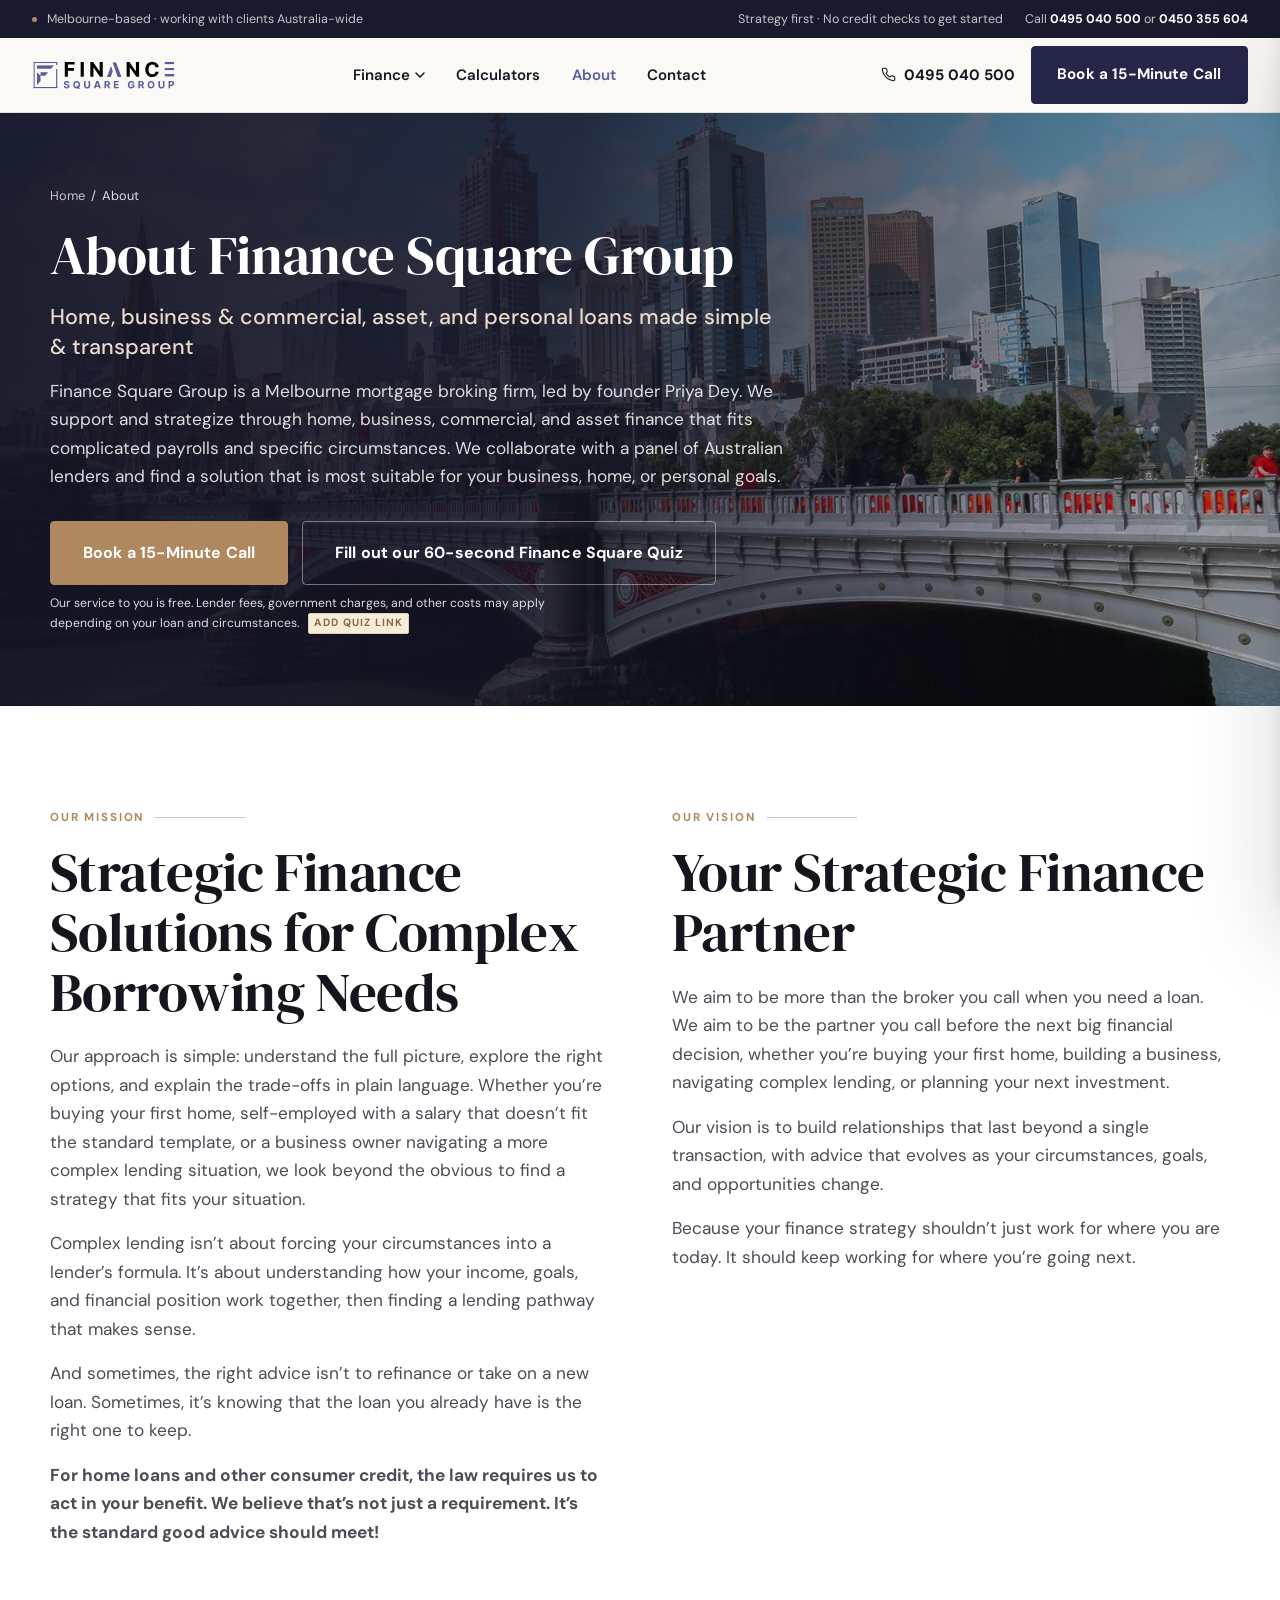
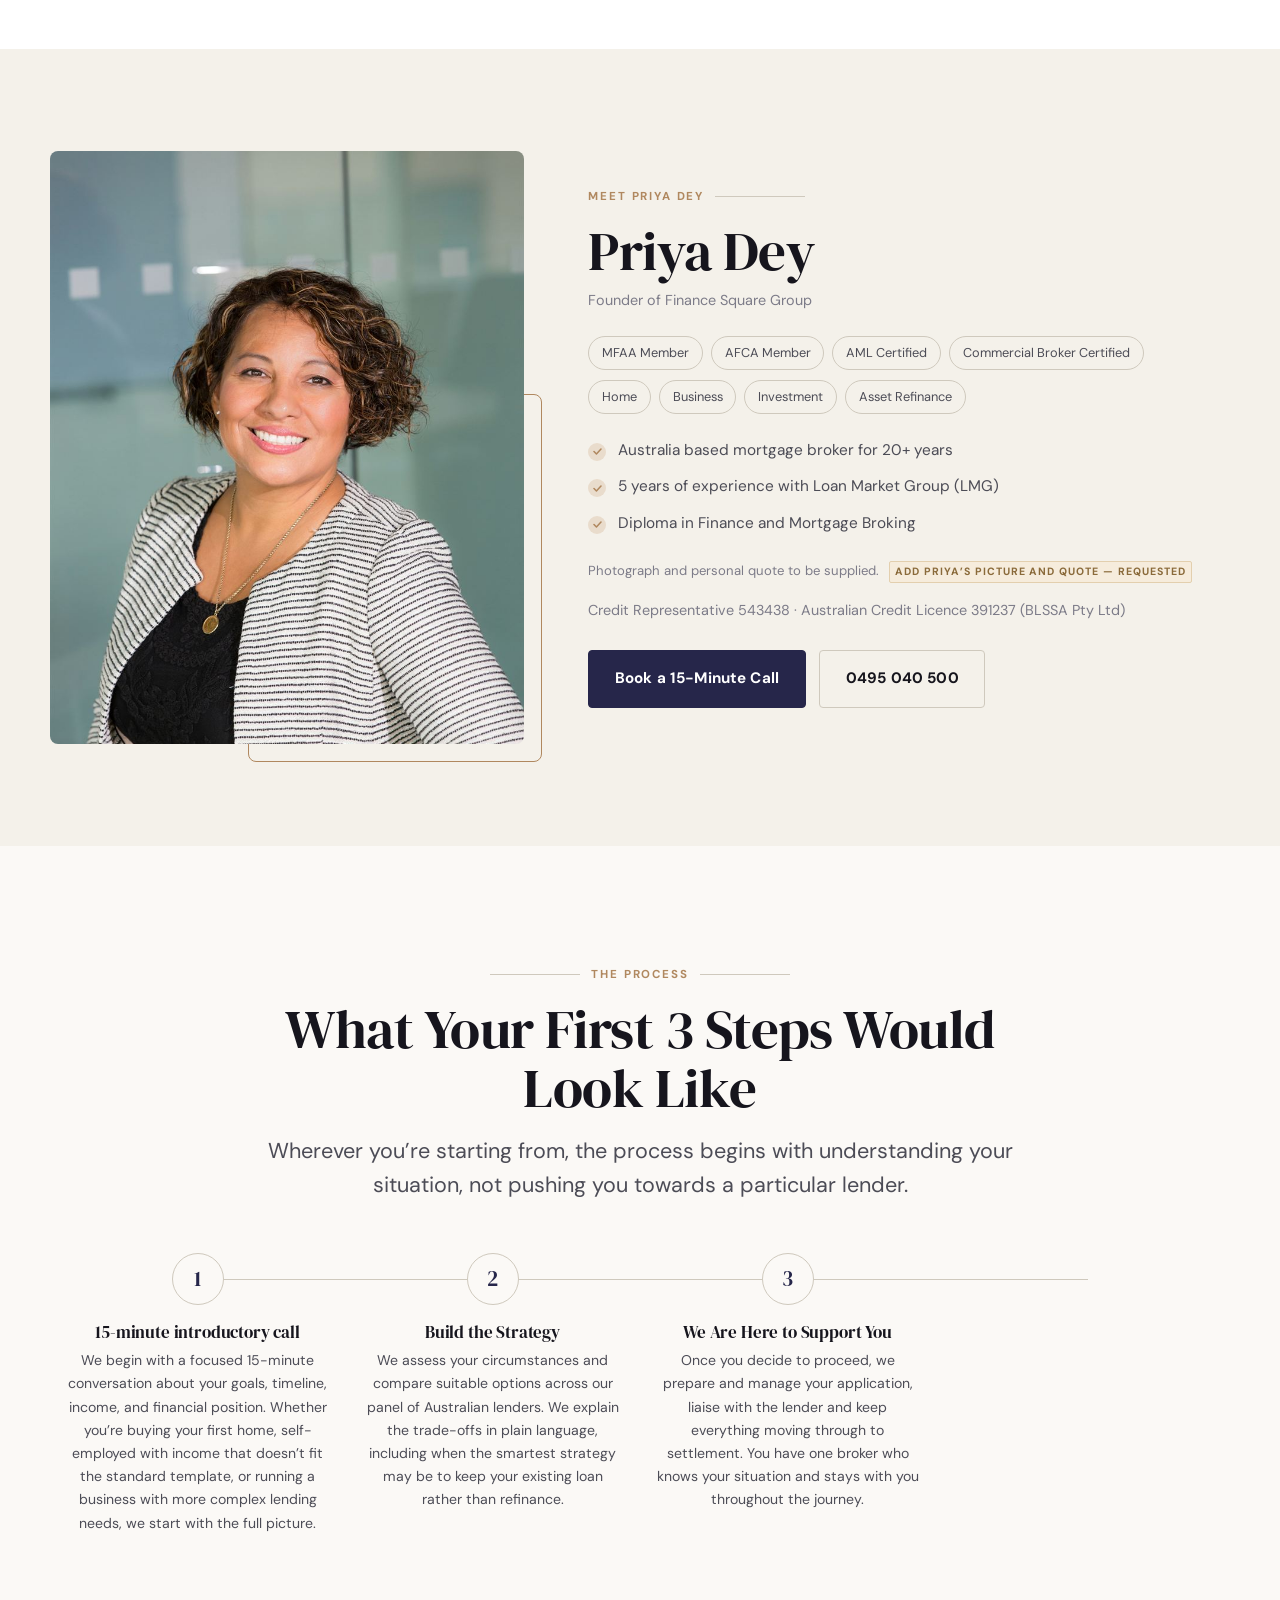
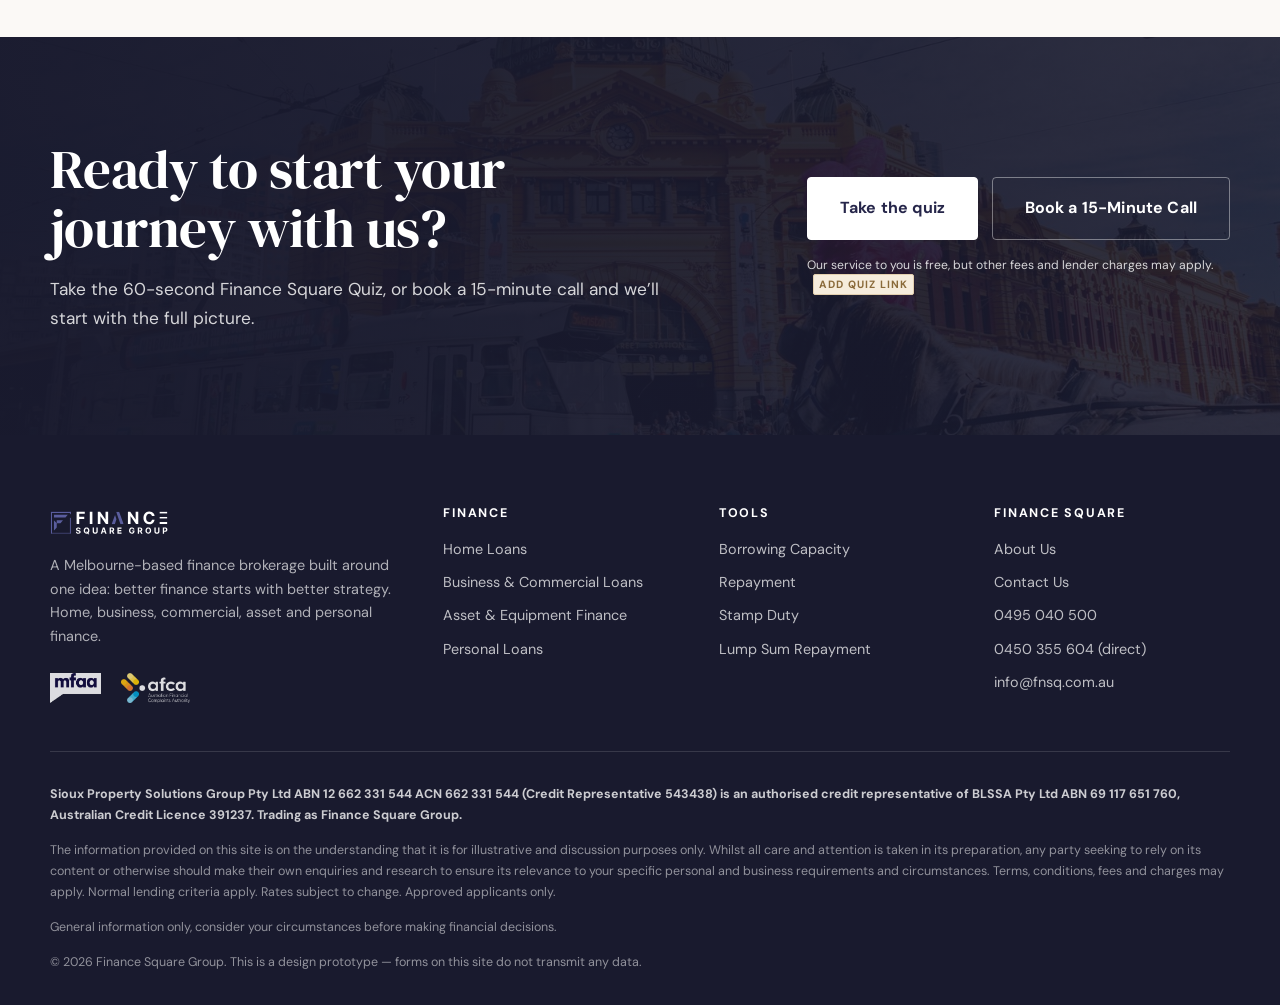
<file: about.html>
<!DOCTYPE html>
<html lang="en-AU">
<head>
<meta charset="utf-8">
<meta name="viewport" content="width=device-width, initial-scale=1">
<title>About Us | Melbourne Mortgage Brokers | Finance Square Group</title>
<meta name="description" content="Finance Square Group is a Melbourne mortgage broking firm led by Priya Dey. We compare home, business, commercial, and asset finance, and give it to you straight.">
<meta name="keywords" content="about Finance Square, mortgage broker Melbourne, Priya Dey mortgage broker, mortgage broker interests duty">
<link rel="preconnect" href="https://fonts.googleapis.com">
<link rel="preconnect" href="https://fonts.gstatic.com" crossorigin>
<link href="https://fonts.googleapis.com/css2?family=DM+Sans:wght@400;500;600;700;800&family=DM+Serif+Display&display=swap" rel="stylesheet">
<link rel="stylesheet" href="css/styles.css">
<link rel="icon" href="assets/brand/fnsq-logo.svg">
</head>
<body>
<a class="skip" href="#main">Skip to content</a>

<div class="utility">
  <div class="wrap-wide">
    <div class="utility-left"><span class="dot" aria-hidden="true"></span><span>Melbourne-based &middot; working with clients Australia-wide</span></div>
    <div class="utility-right"><span class="hide-md">Strategy first &middot; No credit checks to get started</span><span class="tel">Call <a href="tel:+61495040500">0495 040 500</a><span class="hide-md"> or <a href="tel:+61450355604">0450 355 604</a></span></span></div>
  </div>
</div>

<header class="site-header">
  <div class="wrap-wide">
    <div class="nav">
      <a class="brand" href="index.html" aria-label="Finance Square Group home"><img src="assets/brand/fnsq-logo.svg" alt="Finance Square Group"></a>
      <ul class="nav-main">
        <li>
          <button class="navlink" type="button" data-mega-trigger aria-expanded="false" aria-controls="megaFinance">
            Finance
            <svg class="chev" width="10" height="6" viewBox="0 0 10 6" fill="none" aria-hidden="true"><path d="M1 1l4 4 4-4" stroke="currentColor" stroke-width="1.5" stroke-linecap="round"/></svg>
          </button>
          <div class="mega" id="megaFinance">
            <a class="mega-item" href="home-loans.html"><strong>Home Loans</strong><span>First home buyers, property investors and self-employed professionals.</span></a>
            <a class="mega-item" href="business-commercial-loans.html"><strong>Business &amp; Commercial Loans</strong><span>Secured and unsecured business finance, office and warehouse loans.</span></a>
            <a class="mega-item" href="asset-equipment-finance.html"><strong>Asset &amp; Equipment Finance</strong><span>Truck loans, car loans and equipment loans across every industry.</span></a>
            <a class="mega-item" href="personal-loans.html"><strong>Personal Loans</strong><span>Structured so it still protects your next mortgage or business loan.</span></a>
            <p class="mega-foot">Not sure which one you need? <a class="arrowlink" href="get-started.html">Book a 15-minute call</a> &mdash; our service to you is free, but other fees and lender charges may apply.</p>
          </div>
        </li>
        <li><a class="navlink" href="calculators.html">Calculators</a></li>
        <li><a class="navlink" href="about.html" aria-current="page">About</a></li>
        <li><a class="navlink" href="contact.html">Contact</a></li>
      </ul>
      <div class="nav-cta">
        <a class="nav-tel" href="tel:+61495040500"><svg width="15" height="15" viewBox="0 0 24 24" fill="none" aria-hidden="true"><path d="M22 16.9v3a2 2 0 01-2.2 2 19.8 19.8 0 01-8.6-3.1 19.5 19.5 0 01-6-6A19.8 19.8 0 012.1 4.2 2 2 0 014.1 2h3a2 2 0 012 1.7c.1 1 .4 1.9.7 2.8a2 2 0 01-.5 2.1L8.1 9.9a16 16 0 006 6l1.3-1.2a2 2 0 012.1-.5c.9.3 1.8.6 2.8.7a2 2 0 011.7 2z" stroke="currentColor" stroke-width="1.7" stroke-linejoin="round"/></svg><span class="telnum">0495 040 500</span></a>
        <a class="btn" href="get-started.html">Book a 15-Minute Call</a>
        <button class="burger" id="burger" type="button" aria-expanded="false" aria-controls="drawer" aria-label="Open menu"><span></span></button>
      </div>
    </div>
  </div>
</header>

<div class="scrim" id="scrim"></div>
<aside class="drawer" id="drawer" aria-label="Menu">
  <div class="drawer-top">
    <img src="assets/brand/fnsq-logo.svg" alt="Finance Square Group">
    <button class="drawer-close" id="drawerClose" type="button" aria-label="Close menu">&times;</button>
  </div>
  <nav>
    <a href="index.html">Home</a>
    <a href="home-loans.html">Home Loans</a>
    <a href="business-commercial-loans.html">Business &amp; Commercial Loans</a>
    <a href="asset-equipment-finance.html">Asset &amp; Equipment Finance</a>
    <a href="personal-loans.html">Personal Loans</a>
    <a href="calculators.html">Calculators</a>
    <a href="about.html">About</a>
    <a href="contact.html">Contact</a>
  </nav>
  <div class="drawer-foot">
    <a class="btn btn--block" href="get-started.html">Book a 15-Minute Call</a>
    <p class="freenote">Our service to you is free. Lender fees, government charges, and other costs may apply depending on your loan and circumstances.</p>
  </div>
</aside>

<main id="main">

  <!-- ============================= HERO =============================== -->
  <section class="phero" data-hero>
    <div class="phero-media">
      <img src="assets/img/melbourne-city-1600.jpg" srcset="assets/img/melbourne-city-800.jpg 800w, assets/img/melbourne-city-1600.jpg 1600w, assets/img/melbourne-city-4k.jpg 3840w" sizes="100vw" alt="The Melbourne skyline from Princes Bridge" fetchpriority="high" width="3840" height="2880">
    </div>
    <div class="wrap">
      <div class="phero-inner">
        <p class="crumbs"><a href="index.html">Home</a> &nbsp;/&nbsp; About</p>
        <h1>About Finance Square Group</h1>
        <p class="sub">Home, business &amp; commercial, asset, and personal loans made simple &amp; transparent</p>
        <p>Finance Square Group is a Melbourne mortgage broking firm, led by founder Priya Dey. We support and strategize through home, business, commercial, and asset finance that fits complicated payrolls and specific circumstances. We collaborate with a panel of Australian lenders and find a solution that is most suitable for your business, home, or personal goals.</p>
        <div class="btn-row">
          <a class="btn btn--tan btn--lg" href="get-started.html">Book a 15-Minute Call</a>
          <a class="btn btn--ghostDark btn--lg" href="quiz.html">Fill out our 60-second Finance Square Quiz</a>
        </div>
        <p class="freenote freenote--dark">Our service to you is free. Lender fees, government charges, and other costs may apply depending on your loan and circumstances. <span class="verify">add quiz link</span></p>
      </div>
    </div>
  </section>

  <!-- ======================== MISSION & VISION ======================== -->
  <section class="section section--white">
    <div class="wrap">
      <div class="split" style="align-items:start">
        <div>
          <p class="eyebrow">Our mission</p>
          <h2>Strategic Finance Solutions for Complex Borrowing Needs</h2>
          <div class="prose" style="margin-top:1.25rem">
            <p>Our approach is simple: understand the full picture, explore the right options, and explain the trade-offs in plain language. Whether you&rsquo;re buying your first home, self-employed with a salary that doesn&rsquo;t fit the standard template, or a business owner navigating a more complex lending situation, we look beyond the obvious to find a strategy that fits your situation.</p>
            <p>Complex lending isn&rsquo;t about forcing your circumstances into a lender&rsquo;s formula. It&rsquo;s about understanding how your income, goals, and financial position work together, then finding a lending pathway that makes sense.</p>
            <p>And sometimes, the right advice isn&rsquo;t to refinance or take on a new loan. Sometimes, it&rsquo;s knowing that the loan you already have is the right one to keep.</p>
            <p><strong>For home loans and other consumer credit, the law requires us to act in your benefit. We believe that&rsquo;s not just a requirement. It&rsquo;s the standard good advice should meet!</strong></p>
          </div>
        </div>
        <div>
          <p class="eyebrow">Our vision</p>
          <h2>Your Strategic Finance Partner</h2>
          <div class="prose" style="margin-top:1.25rem">
            <p>We aim to be more than the broker you call when you need a loan. We aim to be the partner you call before the next big financial decision, whether you&rsquo;re buying your first home, building a business, navigating complex lending, or planning your next investment.</p>
            <p>Our vision is to build relationships that last beyond a single transaction, with advice that evolves as your circumstances, goals, and opportunities change.</p>
            <p>Because your finance strategy shouldn&rsquo;t just work for where you are today. It should keep working for where you&rsquo;re going next.</p>
          </div>
        </div>
      </div>
    </div>
  </section>

  <!-- ========================== MEET PRIYA DEY ======================== -->
  <section class="section section--paper2">
    <div class="wrap">
      <div class="broker">
        <div class="broker-photo reveal">
          <img src="assets/img/broker-priya-1600.jpg" srcset="assets/img/broker-priya-800.jpg 800w, assets/img/broker-priya-1600.jpg 1600w" sizes="(max-width:880px) 100vw, 38vw" alt="Priya Dey, Founder of Finance Square Group" loading="lazy" width="2160" height="3240">
        </div>
        <div>
          <p class="eyebrow">Meet Priya Dey</p>
          <h2>Priya Dey</h2>
          <p class="small" style="margin:.4rem 0 1.4rem">Founder of Finance Square Group</p>

          <ul class="creds">
            <li>MFAA Member</li>
            <li>AFCA Member</li>
            <li>AML Certified</li>
            <li>Commercial Broker Certified</li>
          </ul>
          <ul class="creds" style="margin-top:.6rem">
            <li>Home</li>
            <li>Business</li>
            <li>Investment</li>
            <li>Asset Refinance</li>
          </ul>

          <ul class="blist" style="margin-top:1.5rem">
            <li><span class="b" aria-hidden="true"><svg width="9" height="7" viewBox="0 0 12 10" fill="none"><path d="M1 5l3.5 3.5L11 1.5" stroke="currentColor" stroke-width="2.2" stroke-linecap="round" stroke-linejoin="round"/></svg></span><span>Australia based mortgage broker for 20+ years</span></li>
            <li><span class="b" aria-hidden="true"><svg width="9" height="7" viewBox="0 0 12 10" fill="none"><path d="M1 5l3.5 3.5L11 1.5" stroke="currentColor" stroke-width="2.2" stroke-linecap="round" stroke-linejoin="round"/></svg></span><span>5 years of experience with Loan Market Group (LMG)</span></li>
            <li><span class="b" aria-hidden="true"><svg width="9" height="7" viewBox="0 0 12 10" fill="none"><path d="M1 5l3.5 3.5L11 1.5" stroke="currentColor" stroke-width="2.2" stroke-linecap="round" stroke-linejoin="round"/></svg></span><span>Diploma in Finance and Mortgage Broking</span></li>
          </ul>

          <p class="fineprint" style="margin-top:1.5rem">Photograph and personal quote to be supplied. <span class="verify">add Priya&rsquo;s picture and quote &mdash; requested</span></p>

          <p class="small" style="margin-top:1rem">Credit Representative 543438 &middot; Australian Credit Licence 391237 (BLSSA Pty Ltd)</p>

          <div class="btn-row" style="margin-top:1.75rem">
            <a class="btn" href="get-started.html">Book a 15-Minute Call</a>
            <a class="btn btn--ghost" href="tel:+61495040500">0495 040 500</a>
          </div>
        </div>
      </div>
    </div>
  </section>

  <!-- ====================== FIRST THREE STEPS ======================== -->
  <section class="section">
    <div class="wrap">
      <div class="section-head center">
        <p class="eyebrow eyebrow--center">The process</p>
        <h2>What Your First 3 Steps Would Look Like</h2>
        <p class="lede" style="margin-inline:auto">Wherever you&rsquo;re starting from, the process begins with understanding your situation, not pushing you towards a particular lender.</p>
      </div>
      <div class="steps">
        <div class="step reveal"><span class="sn">1</span><h3>15-minute introductory call</h3><p>We begin with a focused 15-minute conversation about your goals, timeline, income, and financial position. Whether you&rsquo;re buying your first home, self-employed with income that doesn&rsquo;t fit the standard template, or running a business with more complex lending needs, we start with the full picture.</p></div>
        <div class="step reveal"><span class="sn">2</span><h3>Build the Strategy</h3><p>We assess your circumstances and compare suitable options across our panel of Australian lenders. We explain the trade-offs in plain language, including when the smartest strategy may be to keep your existing loan rather than refinance.</p></div>
        <div class="step reveal"><span class="sn">3</span><h3>We Are Here to Support You</h3><p>Once you decide to proceed, we prepare and manage your application, liaise with the lender and keep everything moving through to settlement. You have one broker who knows your situation and stays with you throughout the journey.</p></div>
      </div>
    </div>
  </section>

  <!-- ============================ CTA BAND ============================ -->
  <section class="ctaband section">
    <img class="bg" src="assets/img/melbourne-flinders-1600.jpg" srcset="assets/img/melbourne-flinders-800.jpg 800w, assets/img/melbourne-flinders-1600.jpg 1600w" sizes="100vw" alt="" loading="lazy">
    <div class="wrap">
      <div class="inner">
        <div>
          <h2>Ready to start your journey with us?</h2>
          <p>Take the 60-second Finance Square Quiz, or book a 15-minute call and we&rsquo;ll start with the full picture.</p>
        </div>
        <div>
          <div class="btn-row">
            <a class="btn btn--onDark btn--lg" href="quiz.html">Take the quiz</a>
            <a class="btn btn--ghostDark btn--lg" href="get-started.html">Book a 15-Minute Call</a>
          </div>
          <p class="freenote freenote--dark">Our service to you is free, but other fees and lender charges may apply. <span class="verify">add quiz link</span></p>
        </div>
      </div>
    </div>
  </section>
</main>

<footer class="site-footer">
  <div class="wrap">
    <div class="footer-grid">
      <div>
        <div class="footer-logo"><img src="assets/brand/fnsq-logo-white.svg" alt="Finance Square Group"></div>
        <p>A Melbourne-based finance brokerage built around one idea: better finance starts with better strategy. Home, business, commercial, asset and personal finance.</p>
        <div class="footer-badges">
          <img src="assets/brand/fnsq-badge-mfaa.png" alt="MFAA member">
          <img src="assets/brand/fnsq-badge-afca.png" alt="AFCA member">
        </div>
      </div>
      <div><h4>Finance</h4><ul>
        <li><a href="home-loans.html">Home Loans</a></li>
        <li><a href="business-commercial-loans.html">Business &amp; Commercial Loans</a></li>
        <li><a href="asset-equipment-finance.html">Asset &amp; Equipment Finance</a></li>
        <li><a href="personal-loans.html">Personal Loans</a></li>
      </ul></div>
      <div><h4>Tools</h4><ul>
        <li><a href="calculators.html">Borrowing Capacity</a></li>
        <li><a href="calculators.html">Repayment</a></li>
        <li><a href="calculators.html">Stamp Duty</a></li>
        <li><a href="calculators.html">Lump Sum Repayment</a></li>
      </ul></div>
      <div><h4>Finance Square</h4><ul>
        <li><a href="about.html">About Us</a></li>
        <li><a href="contact.html">Contact Us</a></li>
        <li><a href="tel:+61495040500">0495 040 500</a></li><li><a href="tel:+61450355604">0450 355 604 (direct)</a></li>
        <li><a href="mailto:info@fnsq.com.au">info@fnsq.com.au</a></li>
      </ul></div>
    </div>
    <div class="legal legalblock">
      <p><strong>Sioux Property Solutions Group Pty Ltd ABN 12 662 331 544 ACN 662 331 544 (Credit Representative 543438) is an authorised credit representative of BLSSA Pty Ltd ABN 69 117 651 760, Australian Credit Licence 391237. Trading as Finance Square Group.</strong></p>
      <p>The information provided on this site is on the understanding that it is for illustrative and discussion purposes only. Whilst all care and attention is taken in its preparation, any party seeking to rely on its content or otherwise should make their own enquiries and research to ensure its relevance to your specific personal and business requirements and circumstances. Terms, conditions, fees and charges may apply. Normal lending criteria apply. Rates subject to change. Approved applicants only.</p>
      <p>General information only, consider your circumstances before making financial decisions.</p>
      <p>&copy; <span id="year">2026</span> Finance Square Group. This is a design prototype &mdash; forms on this site do not transmit any data.</p>
    </div>
  </div>
</footer>

<div class="mobilebar" id="mobilebar">
  <a class="btn btn--ghost" href="tel:+61495040500">Call now</a>
  <a class="btn" href="get-started.html">Book a call</a>
</div>

<script src="js/site.js"></script>
</body>
</html>
</file>
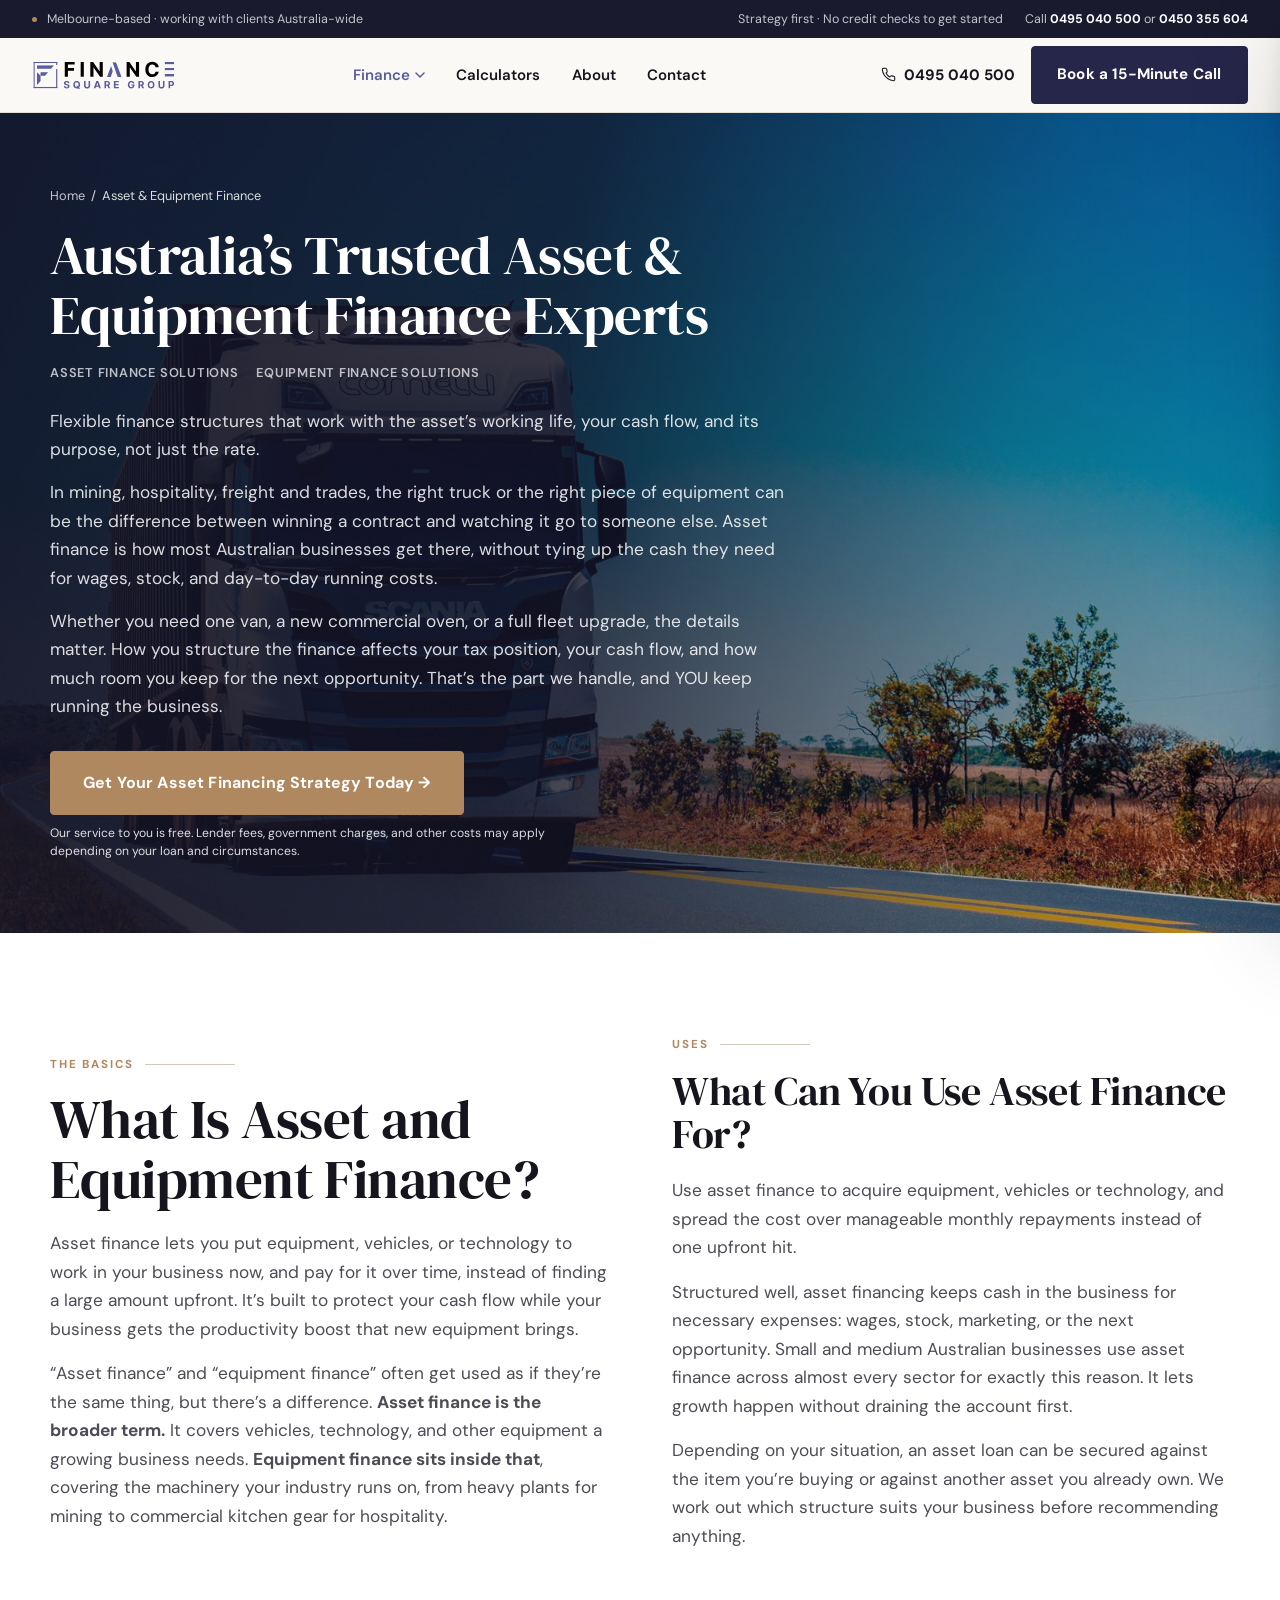
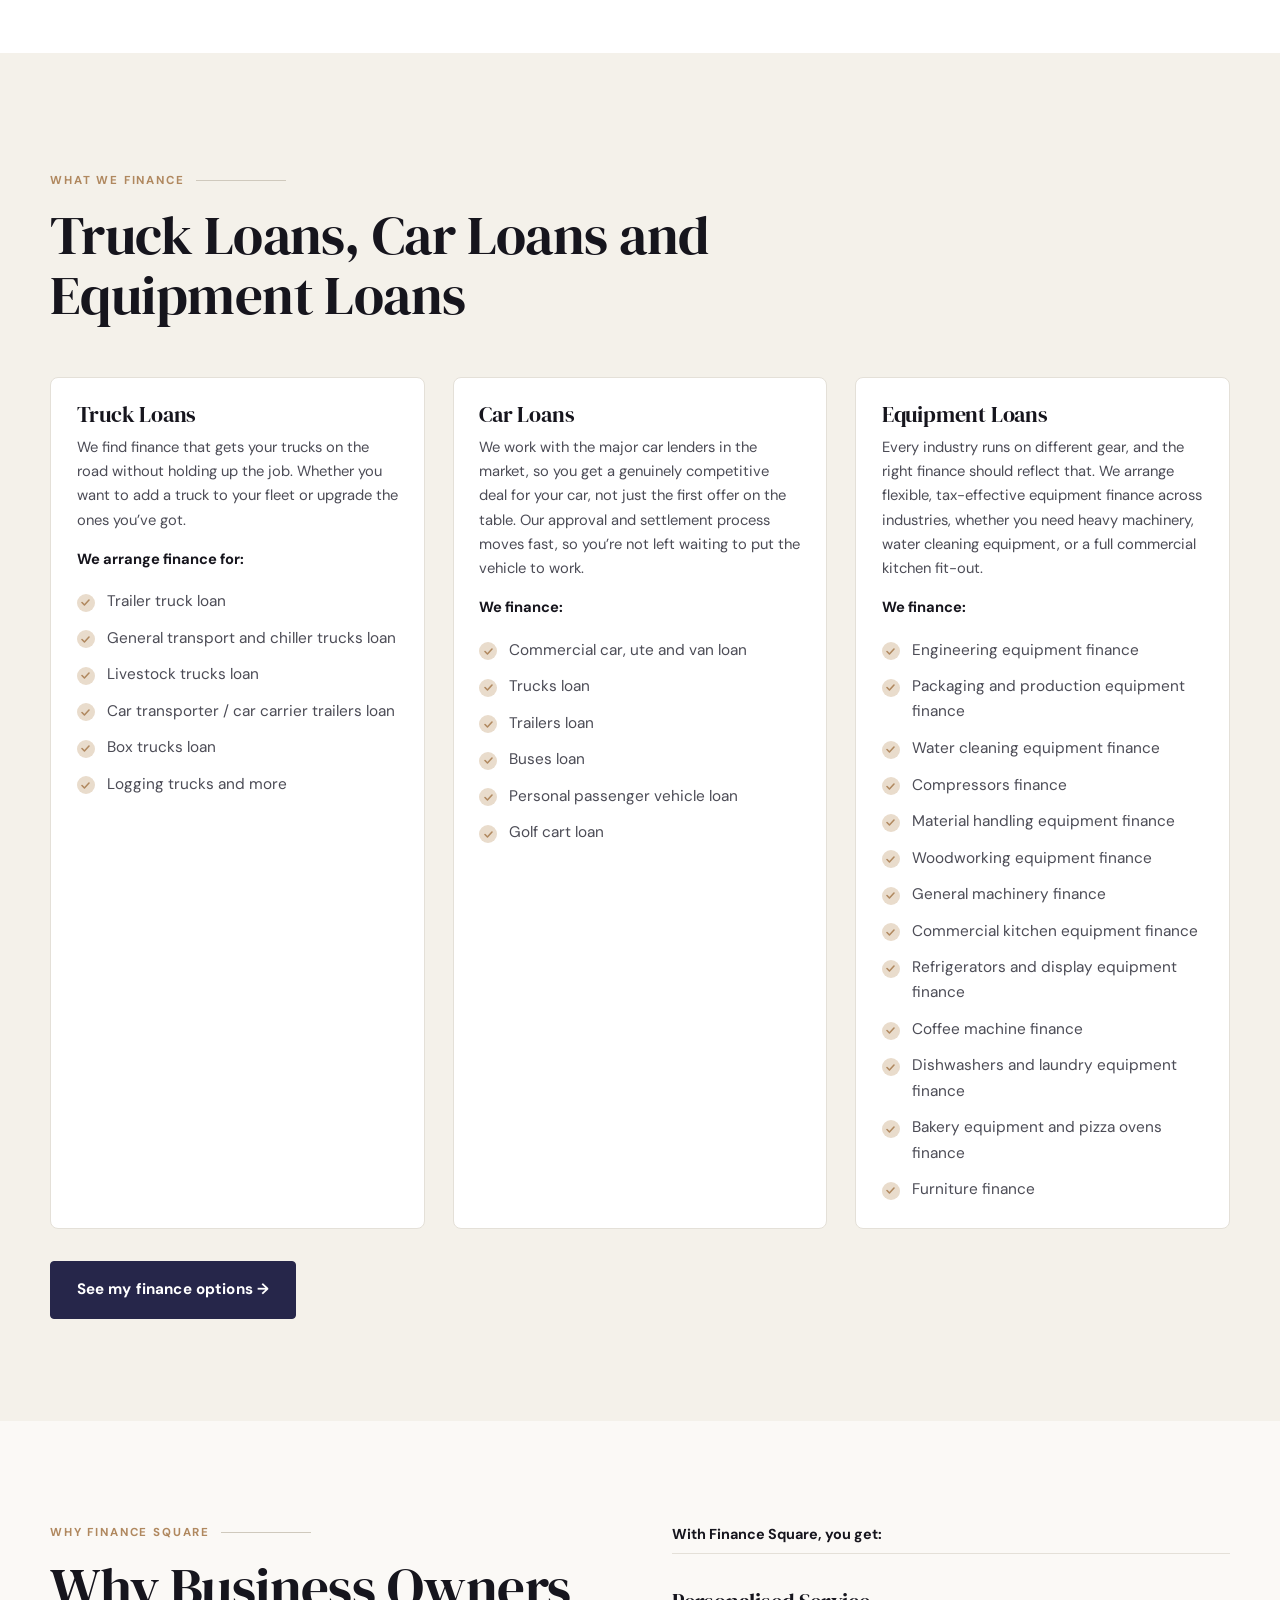
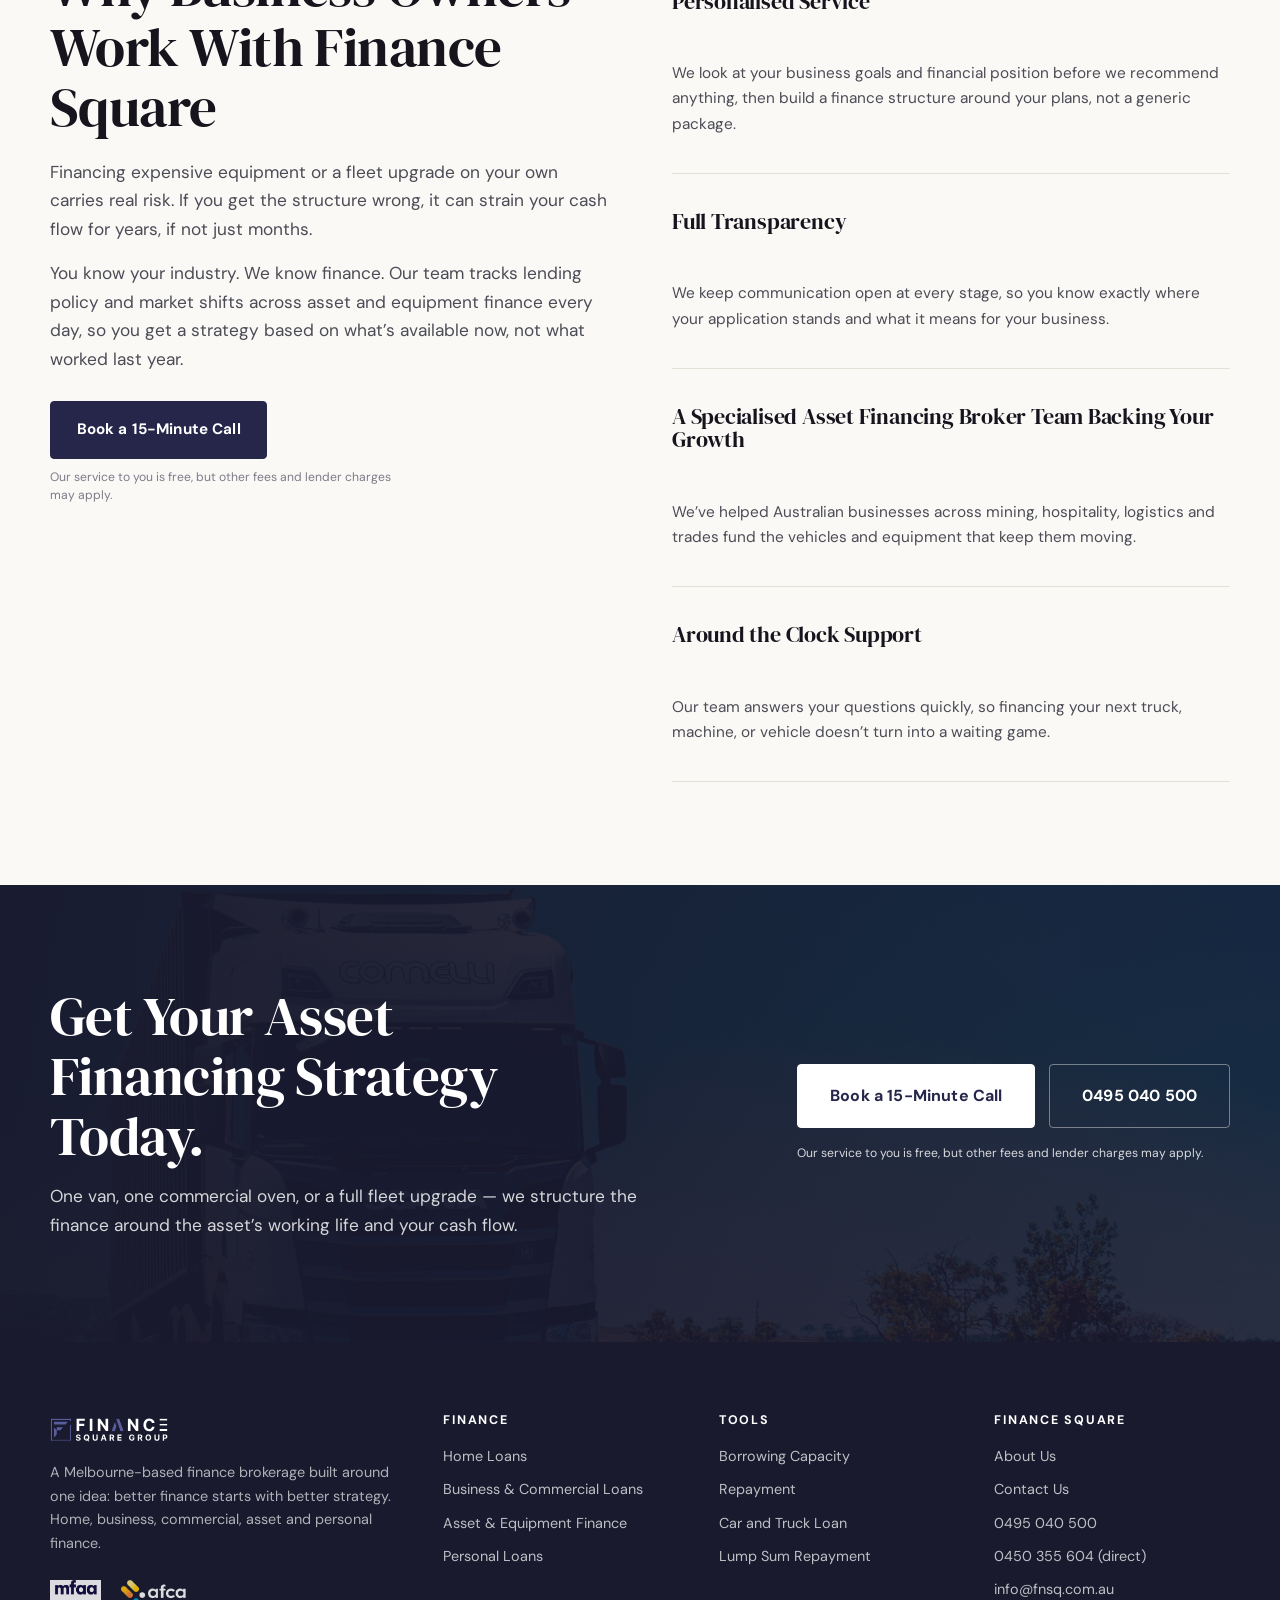
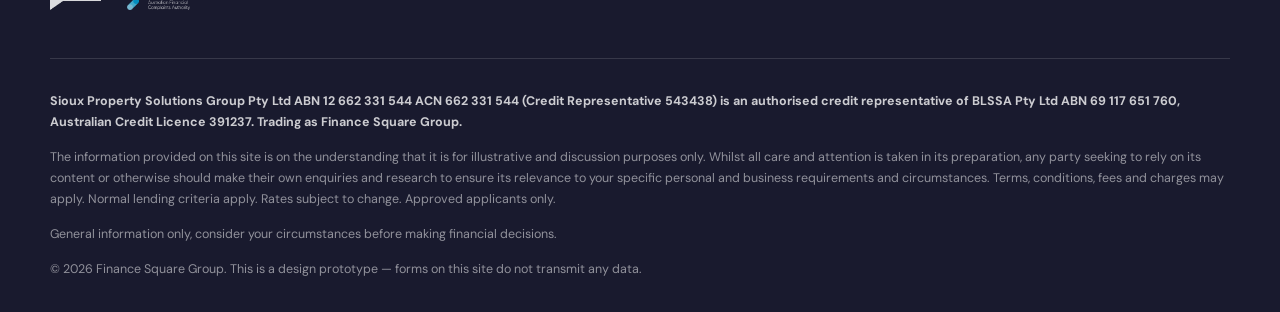
<file: asset-equipment-finance.html>
<!DOCTYPE html>
<html lang="en-AU">
<head>
<meta charset="utf-8">
<meta name="viewport" content="width=device-width, initial-scale=1">
<title>Asset &amp; Equipment Finance Australia | FNSQ Asset</title>
<meta name="description" content="Truck, vehicle, or equipment finance for Australian businesses. FNSQ Asset structures the finance around your cash flow and growth plans, not just a rate.">
<meta name="keywords" content="Asset finance Australia, equipment finance broker, asset finance broker Australia, truck finance Australia, business vehicle finance, equipment loans Australia">
<link rel="preconnect" href="https://fonts.googleapis.com">
<link rel="preconnect" href="https://fonts.gstatic.com" crossorigin>
<link href="https://fonts.googleapis.com/css2?family=DM+Sans:wght@400;500;600;700;800&family=DM+Serif+Display&display=swap" rel="stylesheet">
<link rel="stylesheet" href="css/styles.css">
<link rel="icon" href="assets/brand/fnsq-logo.svg">
</head>
<body>
<a class="skip" href="#main">Skip to content</a>

<div class="utility">
  <div class="wrap-wide">
    <div class="utility-left"><span class="dot" aria-hidden="true"></span><span>Melbourne-based &middot; working with clients Australia-wide</span></div>
    <div class="utility-right"><span class="hide-md">Strategy first &middot; No credit checks to get started</span><span class="tel">Call <a href="tel:+61495040500">0495 040 500</a><span class="hide-md"> or <a href="tel:+61450355604">0450 355 604</a></span></span></div>
  </div>
</div>

<header class="site-header">
  <div class="wrap-wide">
    <div class="nav">
      <a class="brand" href="index.html" aria-label="Finance Square Group home"><img src="assets/brand/fnsq-logo.svg" alt="Finance Square Group"></a>
      <ul class="nav-main">
        <li>
          <button class="navlink" type="button" data-mega-trigger aria-expanded="false" aria-controls="megaFinance" aria-current="page">
            Finance
            <svg class="chev" width="10" height="6" viewBox="0 0 10 6" fill="none" aria-hidden="true"><path d="M1 1l4 4 4-4" stroke="currentColor" stroke-width="1.5" stroke-linecap="round"/></svg>
          </button>
          <div class="mega" id="megaFinance">
            <a class="mega-item" href="home-loans.html"><strong>Home Loans</strong><span>First home buyers, property investors and self-employed professionals.</span></a>
            <a class="mega-item" href="business-commercial-loans.html"><strong>Business &amp; Commercial Loans</strong><span>Secured and unsecured business finance, office and warehouse loans.</span></a>
            <a class="mega-item" href="asset-equipment-finance.html"><strong>Asset &amp; Equipment Finance</strong><span>Truck loans, car loans and equipment loans across every industry.</span></a>
            <a class="mega-item" href="personal-loans.html"><strong>Personal Loans</strong><span>Structured so it still protects your next mortgage or business loan.</span></a>
            <p class="mega-foot">Not sure which one you need? <a class="arrowlink" href="get-started.html">Book a 15-minute call</a> &mdash; our service to you is free, but other fees and lender charges may apply.</p>
          </div>
        </li>
        <li><a class="navlink" href="calculators.html">Calculators</a></li>
        <li><a class="navlink" href="about.html">About</a></li>
        <li><a class="navlink" href="contact.html">Contact</a></li>
      </ul>
      <div class="nav-cta">
        <a class="nav-tel" href="tel:+61495040500"><svg width="15" height="15" viewBox="0 0 24 24" fill="none" aria-hidden="true"><path d="M22 16.9v3a2 2 0 01-2.2 2 19.8 19.8 0 01-8.6-3.1 19.5 19.5 0 01-6-6A19.8 19.8 0 012.1 4.2 2 2 0 014.1 2h3a2 2 0 012 1.7c.1 1 .4 1.9.7 2.8a2 2 0 01-.5 2.1L8.1 9.9a16 16 0 006 6l1.3-1.2a2 2 0 012.1-.5c.9.3 1.8.6 2.8.7a2 2 0 011.7 2z" stroke="currentColor" stroke-width="1.7" stroke-linejoin="round"/></svg><span class="telnum">0495 040 500</span></a>
        <a class="btn" href="get-started.html">Book a 15-Minute Call</a>
        <button class="burger" id="burger" type="button" aria-expanded="false" aria-controls="drawer" aria-label="Open menu"><span></span></button>
      </div>
    </div>
  </div>
</header>

<div class="scrim" id="scrim"></div>
<aside class="drawer" id="drawer" aria-label="Menu">
  <div class="drawer-top">
    <img src="assets/brand/fnsq-logo.svg" alt="Finance Square Group">
    <button class="drawer-close" id="drawerClose" type="button" aria-label="Close menu">&times;</button>
  </div>
  <nav>
    <a href="index.html">Home</a>
    <a href="home-loans.html">Home Loans</a>
    <a href="business-commercial-loans.html">Business &amp; Commercial Loans</a>
    <a href="asset-equipment-finance.html">Asset &amp; Equipment Finance</a>
    <a href="personal-loans.html">Personal Loans</a>
    <a href="calculators.html">Calculators</a>
    <a href="about.html">About</a>
    <a href="contact.html">Contact</a>
  </nav>
  <div class="drawer-foot">
    <a class="btn btn--block" href="get-started.html">Book a 15-Minute Call</a>
    <p class="freenote">Our service to you is free. Lender fees, government charges, and other costs may apply depending on your loan and circumstances.</p>
  </div>
</aside>

<main id="main">

  <!-- ============================= HERO =============================== -->
  <section class="phero" data-hero>
    <div class="phero-media">
      <img src="assets/img/truck-1600.jpg" srcset="assets/img/truck-800.jpg 800w, assets/img/truck-1600.jpg 1600w, assets/img/truck-4k.jpg 3840w" sizes="100vw" alt="A prime mover on an Australian highway" fetchpriority="high" width="3840" height="2560">
    </div>
    <div class="wrap">
      <div class="phero-inner">
        <p class="crumbs"><a href="index.html">Home</a> &nbsp;/&nbsp; Asset &amp; Equipment Finance</p>
        <h1>Australia&rsquo;s Trusted Asset &amp; Equipment Finance Experts</h1>
        <p class="oneliner"><span>Asset Finance Solutions</span><span>Equipment Finance Solutions</span></p>
        <p>Flexible finance structures that work with the asset&rsquo;s working life, your cash flow, and its purpose, not just the rate.</p>
        <p>In mining, hospitality, freight and trades, the right truck or the right piece of equipment can be the difference between winning a contract and watching it go to someone else. Asset finance is how most Australian businesses get there, without tying up the cash they need for wages, stock, and day-to-day running costs.</p>
        <p>Whether you need one van, a new commercial oven, or a full fleet upgrade, the details matter. How you structure the finance affects your tax position, your cash flow, and how much room you keep for the next opportunity. That&rsquo;s the part we handle, and YOU keep running the business.</p>
        <div class="btn-row">
          <a class="btn btn--tan btn--lg" href="contact.html">Get Your Asset Financing Strategy Today &rarr;</a>
        </div>
        <p class="freenote freenote--dark">Our service to you is free. Lender fees, government charges, and other costs may apply depending on your loan and circumstances.</p>
      </div>
    </div>
  </section>

  <!-- ================== WHAT IS ASSET & EQUIPMENT FINANCE ============= -->
  <section class="section section--white">
    <div class="wrap">
      <div class="split">
        <div>
          <p class="eyebrow">The basics</p>
          <h2>What Is Asset and Equipment Finance?</h2>
          <div class="prose" style="margin-top:1.25rem">
            <p>Asset finance lets you put equipment, vehicles, or technology to work in your business now, and pay for it over time, instead of finding a large amount upfront. It&rsquo;s built to protect your cash flow while your business gets the productivity boost that new equipment brings.</p>
            <p>&ldquo;Asset finance&rdquo; and &ldquo;equipment finance&rdquo; often get used as if they&rsquo;re the same thing, but there&rsquo;s a difference. <strong>Asset finance is the broader term.</strong> It covers vehicles, technology, and other equipment a growing business needs. <strong>Equipment finance sits inside that</strong>, covering the machinery your industry runs on, from heavy plants for mining to commercial kitchen gear for hospitality.</p>
          </div>
        </div>
        <div>
          <p class="eyebrow">Uses</p>
          <h2 style="font-size:var(--step-3)">What Can You Use Asset Finance For?</h2>
          <div class="prose" style="margin-top:1.25rem">
            <p>Use asset finance to acquire equipment, vehicles or technology, and spread the cost over manageable monthly repayments instead of one upfront hit.</p>
            <p>Structured well, asset financing keeps cash in the business for necessary expenses: wages, stock, marketing, or the next opportunity. Small and medium Australian businesses use asset finance across almost every sector for exactly this reason. It lets growth happen without draining the account first.</p>
            <p>Depending on your situation, an asset loan can be secured against the item you&rsquo;re buying or against another asset you already own. We work out which structure suits your business before recommending anything.</p>
          </div>
        </div>
      </div>
    </div>
  </section>

  <!-- ===================== TRUCK / CAR / EQUIPMENT ==================== -->
  <section class="section section--paper2">
    <div class="wrap">
      <div class="section-head">
        <p class="eyebrow">What we finance</p>
        <h2>Truck Loans, Car Loans and Equipment Loans</h2>
      </div>

      <div class="grid grid-3">
        <!-- Truck -->
        <div class="icard reveal">
          <h3>Truck Loans</h3>
          <p style="margin-bottom:.5rem">We find finance that gets your trucks on the road without holding up the job. Whether you want to add a truck to your fleet or upgrade the ones you&rsquo;ve got.</p>
          <p class="small" style="font-weight:700;color:var(--ink);margin-top:1rem">We arrange finance for:</p>
          <ul class="blist">
            <li><span class="b" aria-hidden="true"><svg width="9" height="7" viewBox="0 0 12 10" fill="none"><path d="M1 5l3.5 3.5L11 1.5" stroke="currentColor" stroke-width="2.2" stroke-linecap="round" stroke-linejoin="round"/></svg></span><span>Trailer truck loan</span></li>
            <li><span class="b" aria-hidden="true"><svg width="9" height="7" viewBox="0 0 12 10" fill="none"><path d="M1 5l3.5 3.5L11 1.5" stroke="currentColor" stroke-width="2.2" stroke-linecap="round" stroke-linejoin="round"/></svg></span><span>General transport and chiller trucks loan</span></li>
            <li><span class="b" aria-hidden="true"><svg width="9" height="7" viewBox="0 0 12 10" fill="none"><path d="M1 5l3.5 3.5L11 1.5" stroke="currentColor" stroke-width="2.2" stroke-linecap="round" stroke-linejoin="round"/></svg></span><span>Livestock trucks loan</span></li>
            <li><span class="b" aria-hidden="true"><svg width="9" height="7" viewBox="0 0 12 10" fill="none"><path d="M1 5l3.5 3.5L11 1.5" stroke="currentColor" stroke-width="2.2" stroke-linecap="round" stroke-linejoin="round"/></svg></span><span>Car transporter / car carrier trailers loan</span></li>
            <li><span class="b" aria-hidden="true"><svg width="9" height="7" viewBox="0 0 12 10" fill="none"><path d="M1 5l3.5 3.5L11 1.5" stroke="currentColor" stroke-width="2.2" stroke-linecap="round" stroke-linejoin="round"/></svg></span><span>Box trucks loan</span></li>
            <li><span class="b" aria-hidden="true"><svg width="9" height="7" viewBox="0 0 12 10" fill="none"><path d="M1 5l3.5 3.5L11 1.5" stroke="currentColor" stroke-width="2.2" stroke-linecap="round" stroke-linejoin="round"/></svg></span><span>Logging trucks and more</span></li>
          </ul>
        </div>

        <!-- Car -->
        <div class="icard reveal">
          <h3>Car Loans</h3>
          <p style="margin-bottom:.5rem">We work with the major car lenders in the market, so you get a genuinely competitive deal for your car, not just the first offer on the table. Our approval and settlement process moves fast, so you&rsquo;re not left waiting to put the vehicle to work.</p>
          <p class="small" style="font-weight:700;color:var(--ink);margin-top:1rem">We finance:</p>
          <ul class="blist">
            <li><span class="b" aria-hidden="true"><svg width="9" height="7" viewBox="0 0 12 10" fill="none"><path d="M1 5l3.5 3.5L11 1.5" stroke="currentColor" stroke-width="2.2" stroke-linecap="round" stroke-linejoin="round"/></svg></span><span>Commercial car, ute and van loan</span></li>
            <li><span class="b" aria-hidden="true"><svg width="9" height="7" viewBox="0 0 12 10" fill="none"><path d="M1 5l3.5 3.5L11 1.5" stroke="currentColor" stroke-width="2.2" stroke-linecap="round" stroke-linejoin="round"/></svg></span><span>Trucks loan</span></li>
            <li><span class="b" aria-hidden="true"><svg width="9" height="7" viewBox="0 0 12 10" fill="none"><path d="M1 5l3.5 3.5L11 1.5" stroke="currentColor" stroke-width="2.2" stroke-linecap="round" stroke-linejoin="round"/></svg></span><span>Trailers loan</span></li>
            <li><span class="b" aria-hidden="true"><svg width="9" height="7" viewBox="0 0 12 10" fill="none"><path d="M1 5l3.5 3.5L11 1.5" stroke="currentColor" stroke-width="2.2" stroke-linecap="round" stroke-linejoin="round"/></svg></span><span>Buses loan</span></li>
            <li><span class="b" aria-hidden="true"><svg width="9" height="7" viewBox="0 0 12 10" fill="none"><path d="M1 5l3.5 3.5L11 1.5" stroke="currentColor" stroke-width="2.2" stroke-linecap="round" stroke-linejoin="round"/></svg></span><span>Personal passenger vehicle loan</span></li>
            <li><span class="b" aria-hidden="true"><svg width="9" height="7" viewBox="0 0 12 10" fill="none"><path d="M1 5l3.5 3.5L11 1.5" stroke="currentColor" stroke-width="2.2" stroke-linecap="round" stroke-linejoin="round"/></svg></span><span>Golf cart loan</span></li>
          </ul>
        </div>

        <!-- Equipment -->
        <div class="icard reveal">
          <h3>Equipment Loans</h3>
          <p style="margin-bottom:.5rem">Every industry runs on different gear, and the right finance should reflect that. We arrange flexible, tax-effective equipment finance across industries, whether you need heavy machinery, water cleaning equipment, or a full commercial kitchen fit-out.</p>
          <p class="small" style="font-weight:700;color:var(--ink);margin-top:1rem">We finance:</p>
          <ul class="blist">
            <li><span class="b" aria-hidden="true"><svg width="9" height="7" viewBox="0 0 12 10" fill="none"><path d="M1 5l3.5 3.5L11 1.5" stroke="currentColor" stroke-width="2.2" stroke-linecap="round" stroke-linejoin="round"/></svg></span><span>Engineering equipment finance</span></li>
            <li><span class="b" aria-hidden="true"><svg width="9" height="7" viewBox="0 0 12 10" fill="none"><path d="M1 5l3.5 3.5L11 1.5" stroke="currentColor" stroke-width="2.2" stroke-linecap="round" stroke-linejoin="round"/></svg></span><span>Packaging and production equipment finance</span></li>
            <li><span class="b" aria-hidden="true"><svg width="9" height="7" viewBox="0 0 12 10" fill="none"><path d="M1 5l3.5 3.5L11 1.5" stroke="currentColor" stroke-width="2.2" stroke-linecap="round" stroke-linejoin="round"/></svg></span><span>Water cleaning equipment finance</span></li>
            <li><span class="b" aria-hidden="true"><svg width="9" height="7" viewBox="0 0 12 10" fill="none"><path d="M1 5l3.5 3.5L11 1.5" stroke="currentColor" stroke-width="2.2" stroke-linecap="round" stroke-linejoin="round"/></svg></span><span>Compressors finance</span></li>
            <li><span class="b" aria-hidden="true"><svg width="9" height="7" viewBox="0 0 12 10" fill="none"><path d="M1 5l3.5 3.5L11 1.5" stroke="currentColor" stroke-width="2.2" stroke-linecap="round" stroke-linejoin="round"/></svg></span><span>Material handling equipment finance</span></li>
            <li><span class="b" aria-hidden="true"><svg width="9" height="7" viewBox="0 0 12 10" fill="none"><path d="M1 5l3.5 3.5L11 1.5" stroke="currentColor" stroke-width="2.2" stroke-linecap="round" stroke-linejoin="round"/></svg></span><span>Woodworking equipment finance</span></li>
            <li><span class="b" aria-hidden="true"><svg width="9" height="7" viewBox="0 0 12 10" fill="none"><path d="M1 5l3.5 3.5L11 1.5" stroke="currentColor" stroke-width="2.2" stroke-linecap="round" stroke-linejoin="round"/></svg></span><span>General machinery finance</span></li>
            <li><span class="b" aria-hidden="true"><svg width="9" height="7" viewBox="0 0 12 10" fill="none"><path d="M1 5l3.5 3.5L11 1.5" stroke="currentColor" stroke-width="2.2" stroke-linecap="round" stroke-linejoin="round"/></svg></span><span>Commercial kitchen equipment finance</span></li>
            <li><span class="b" aria-hidden="true"><svg width="9" height="7" viewBox="0 0 12 10" fill="none"><path d="M1 5l3.5 3.5L11 1.5" stroke="currentColor" stroke-width="2.2" stroke-linecap="round" stroke-linejoin="round"/></svg></span><span>Refrigerators and display equipment finance</span></li>
            <li><span class="b" aria-hidden="true"><svg width="9" height="7" viewBox="0 0 12 10" fill="none"><path d="M1 5l3.5 3.5L11 1.5" stroke="currentColor" stroke-width="2.2" stroke-linecap="round" stroke-linejoin="round"/></svg></span><span>Coffee machine finance</span></li>
            <li><span class="b" aria-hidden="true"><svg width="9" height="7" viewBox="0 0 12 10" fill="none"><path d="M1 5l3.5 3.5L11 1.5" stroke="currentColor" stroke-width="2.2" stroke-linecap="round" stroke-linejoin="round"/></svg></span><span>Dishwashers and laundry equipment finance</span></li>
            <li><span class="b" aria-hidden="true"><svg width="9" height="7" viewBox="0 0 12 10" fill="none"><path d="M1 5l3.5 3.5L11 1.5" stroke="currentColor" stroke-width="2.2" stroke-linecap="round" stroke-linejoin="round"/></svg></span><span>Bakery equipment and pizza ovens finance</span></li>
            <li><span class="b" aria-hidden="true"><svg width="9" height="7" viewBox="0 0 12 10" fill="none"><path d="M1 5l3.5 3.5L11 1.5" stroke="currentColor" stroke-width="2.2" stroke-linecap="round" stroke-linejoin="round"/></svg></span><span>Furniture finance</span></li>
          </ul>
        </div>
      </div>

      <div class="btn-row" style="margin-top:2rem">
        <a class="btn" href="contact.html">See my finance options &rarr;</a>
      </div>
    </div>
  </section>

  <!-- ================= WHY BUSINESS OWNERS WORK WITH US =============== -->
  <section class="section">
    <div class="wrap">
      <div class="split" style="align-items:start">
        <div>
          <p class="eyebrow">Why Finance Square</p>
          <h2>Why Business Owners Work With Finance Square</h2>
          <div class="prose" style="margin-top:1.25rem">
            <p>Financing expensive equipment or a fleet upgrade on your own carries real risk. If you get the structure wrong, it can strain your cash flow for years, if not just months.</p>
            <p>You know your industry. We know finance. Our team tracks lending policy and market shifts across asset and equipment finance every day, so you get a strategy based on what&rsquo;s available now, not what worked last year.</p>
          </div>
          <div class="btn-row" style="margin-top:1.75rem">
            <a class="btn" href="get-started.html">Book a 15-Minute Call</a>
          </div>
          <p class="freenote">Our service to you is free, but other fees and lender charges may apply.</p>
        </div>
        <div>
          <p class="small" style="font-weight:700;color:var(--ink);margin-bottom:.4rem">With Finance Square, you get:</p>
          <div class="vrows">
            <div class="vrow" style="grid-template-columns:1fr"><h3>Personalised Service</h3><p>We look at your business goals and financial position before we recommend anything, then build a finance structure around your plans, not a generic package.</p></div>
            <div class="vrow" style="grid-template-columns:1fr"><h3>Full Transparency</h3><p>We keep communication open at every stage, so you know exactly where your application stands and what it means for your business.</p></div>
            <div class="vrow" style="grid-template-columns:1fr"><h3>A Specialised Asset Financing Broker Team Backing Your Growth</h3><p>We&rsquo;ve helped Australian businesses across mining, hospitality, logistics and trades fund the vehicles and equipment that keep them moving.</p></div>
            <div class="vrow" style="grid-template-columns:1fr"><h3>Around the Clock Support</h3><p>Our team answers your questions quickly, so financing your next truck, machine, or vehicle doesn&rsquo;t turn into a waiting game.</p></div>
          </div>
        </div>
      </div>
    </div>
  </section>

  <!-- ============================ CTA BAND ============================ -->
  <section class="ctaband section">
    <img class="bg" src="assets/img/truck-1600.jpg" srcset="assets/img/truck-800.jpg 800w, assets/img/truck-1600.jpg 1600w" sizes="100vw" alt="" loading="lazy">
    <div class="wrap">
      <div class="inner">
        <div>
          <h2>Get Your Asset Financing Strategy Today.</h2>
          <p>One van, one commercial oven, or a full fleet upgrade &mdash; we structure the finance around the asset&rsquo;s working life and your cash flow.</p>
        </div>
        <div>
          <div class="btn-row">
            <a class="btn btn--onDark btn--lg" href="get-started.html">Book a 15-Minute Call</a>
            <a class="btn btn--ghostDark btn--lg" href="tel:+61495040500">0495 040 500</a>
          </div>
          <p class="freenote freenote--dark">Our service to you is free, but other fees and lender charges may apply.</p>
        </div>
      </div>
    </div>
  </section>
</main>

<footer class="site-footer">
  <div class="wrap">
    <div class="footer-grid">
      <div>
        <div class="footer-logo"><img src="assets/brand/fnsq-logo-white.svg" alt="Finance Square Group"></div>
        <p>A Melbourne-based finance brokerage built around one idea: better finance starts with better strategy. Home, business, commercial, asset and personal finance.</p>
        <div class="footer-badges">
          <img src="assets/brand/fnsq-badge-mfaa.png" alt="MFAA member">
          <img src="assets/brand/fnsq-badge-afca.png" alt="AFCA member">
        </div>
      </div>
      <div><h4>Finance</h4><ul>
        <li><a href="home-loans.html">Home Loans</a></li>
        <li><a href="business-commercial-loans.html">Business &amp; Commercial Loans</a></li>
        <li><a href="asset-equipment-finance.html">Asset &amp; Equipment Finance</a></li>
        <li><a href="personal-loans.html">Personal Loans</a></li>
      </ul></div>
      <div><h4>Tools</h4><ul>
        <li><a href="calculators.html">Borrowing Capacity</a></li>
        <li><a href="calculators.html">Repayment</a></li>
        <li><a href="calculators.html">Car and Truck Loan</a></li>
        <li><a href="calculators.html">Lump Sum Repayment</a></li>
      </ul></div>
      <div><h4>Finance Square</h4><ul>
        <li><a href="about.html">About Us</a></li>
        <li><a href="contact.html">Contact Us</a></li>
        <li><a href="tel:+61495040500">0495 040 500</a></li><li><a href="tel:+61450355604">0450 355 604 (direct)</a></li>
        <li><a href="mailto:info@fnsq.com.au">info@fnsq.com.au</a></li>
      </ul></div>
    </div>
    <div class="legal legalblock">
      <p><strong>Sioux Property Solutions Group Pty Ltd ABN 12 662 331 544 ACN 662 331 544 (Credit Representative 543438) is an authorised credit representative of BLSSA Pty Ltd ABN 69 117 651 760, Australian Credit Licence 391237. Trading as Finance Square Group.</strong></p>
      <p>The information provided on this site is on the understanding that it is for illustrative and discussion purposes only. Whilst all care and attention is taken in its preparation, any party seeking to rely on its content or otherwise should make their own enquiries and research to ensure its relevance to your specific personal and business requirements and circumstances. Terms, conditions, fees and charges may apply. Normal lending criteria apply. Rates subject to change. Approved applicants only.</p>
      <p>General information only, consider your circumstances before making financial decisions.</p>
      <p>&copy; <span id="year">2026</span> Finance Square Group. This is a design prototype &mdash; forms on this site do not transmit any data.</p>
    </div>
  </div>
</footer>

<div class="mobilebar" id="mobilebar">
  <a class="btn btn--ghost" href="tel:+61495040500">Call now</a>
  <a class="btn" href="get-started.html">Book a call</a>
</div>

<script src="js/site.js"></script>
</body>
</html>
</file>
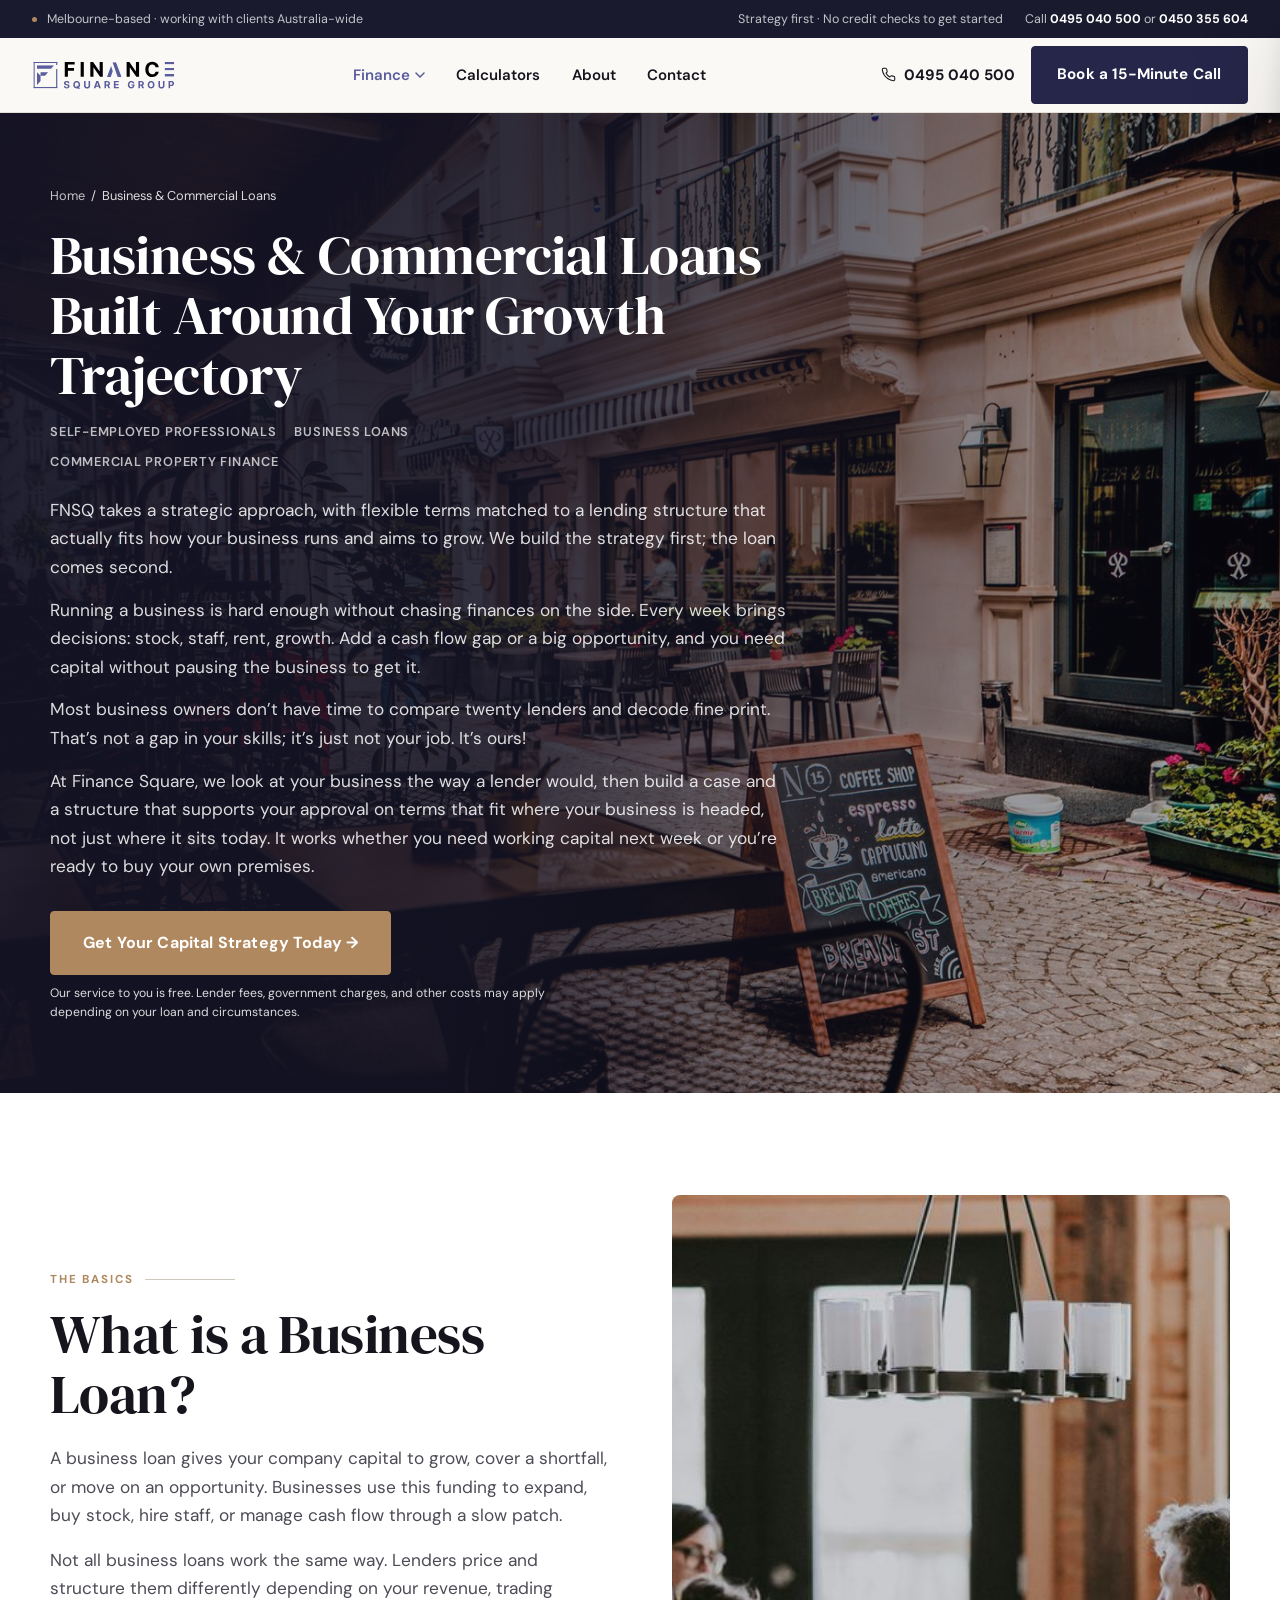
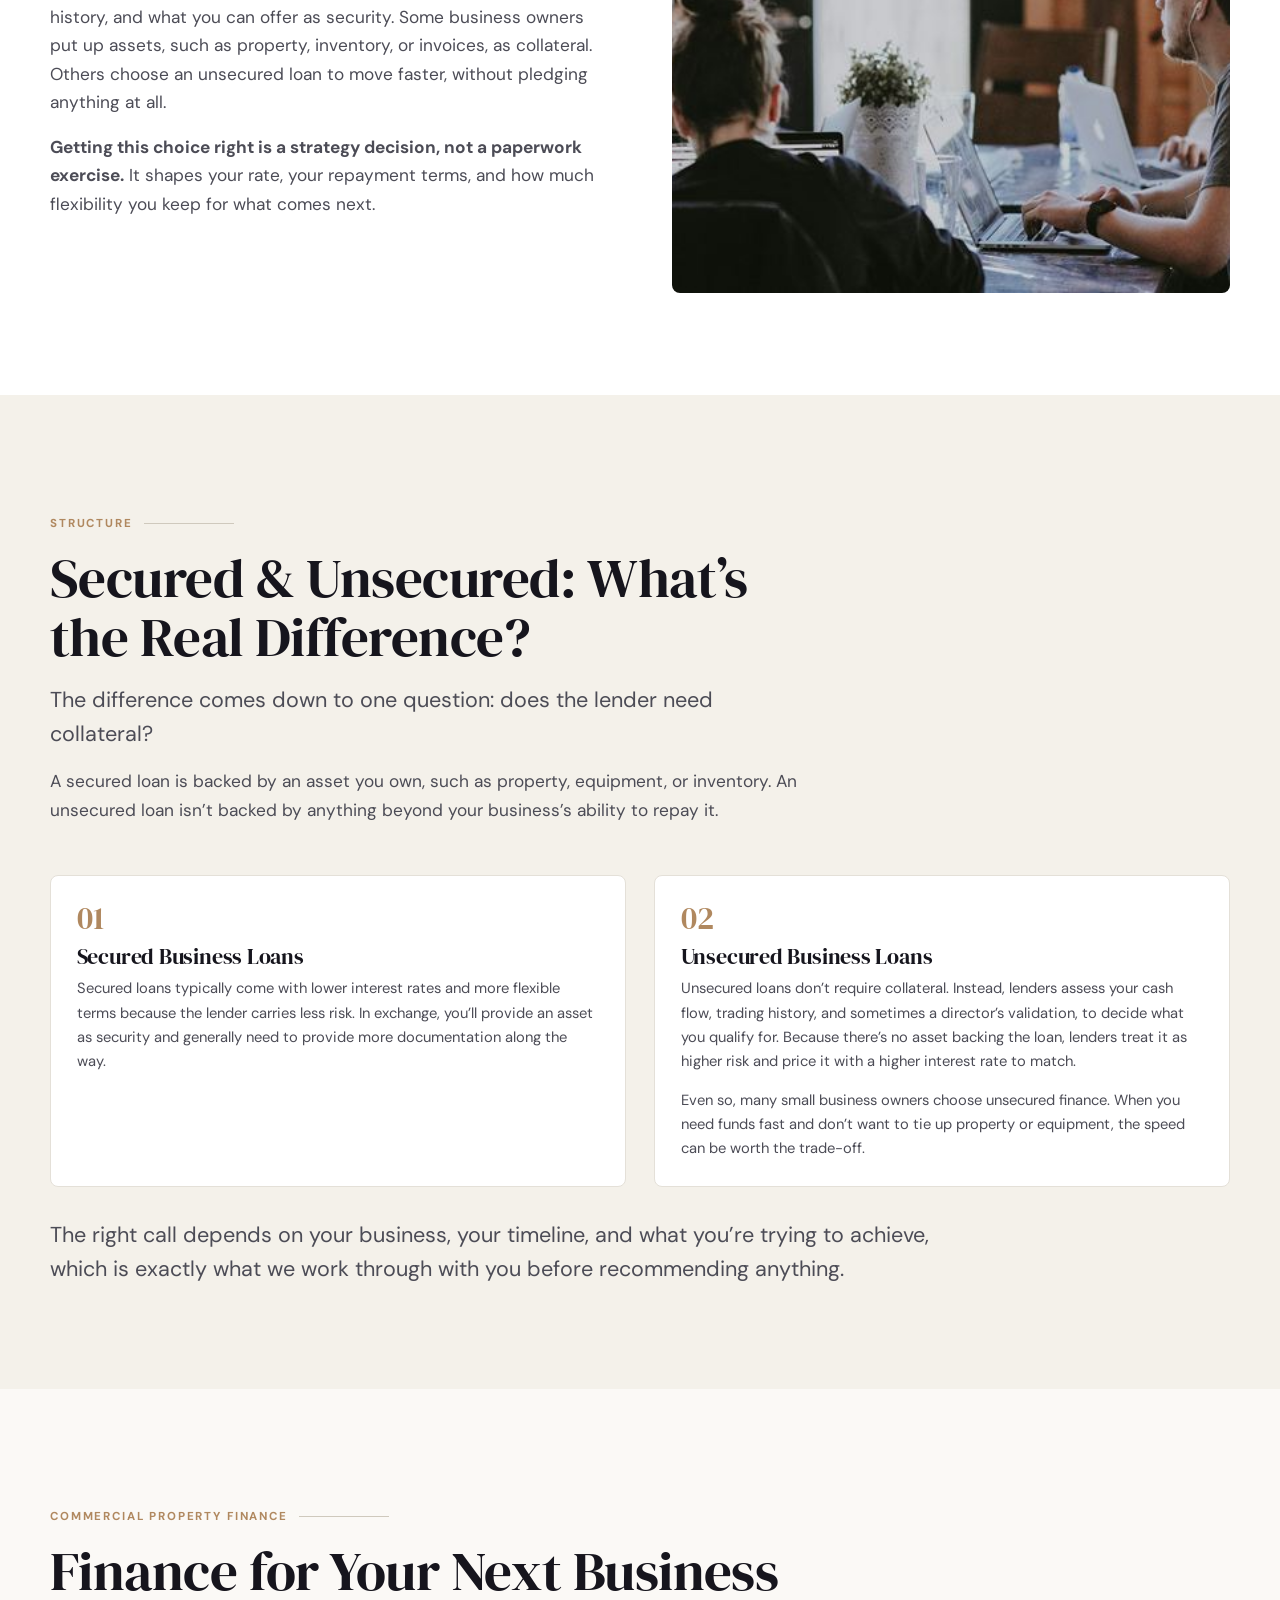
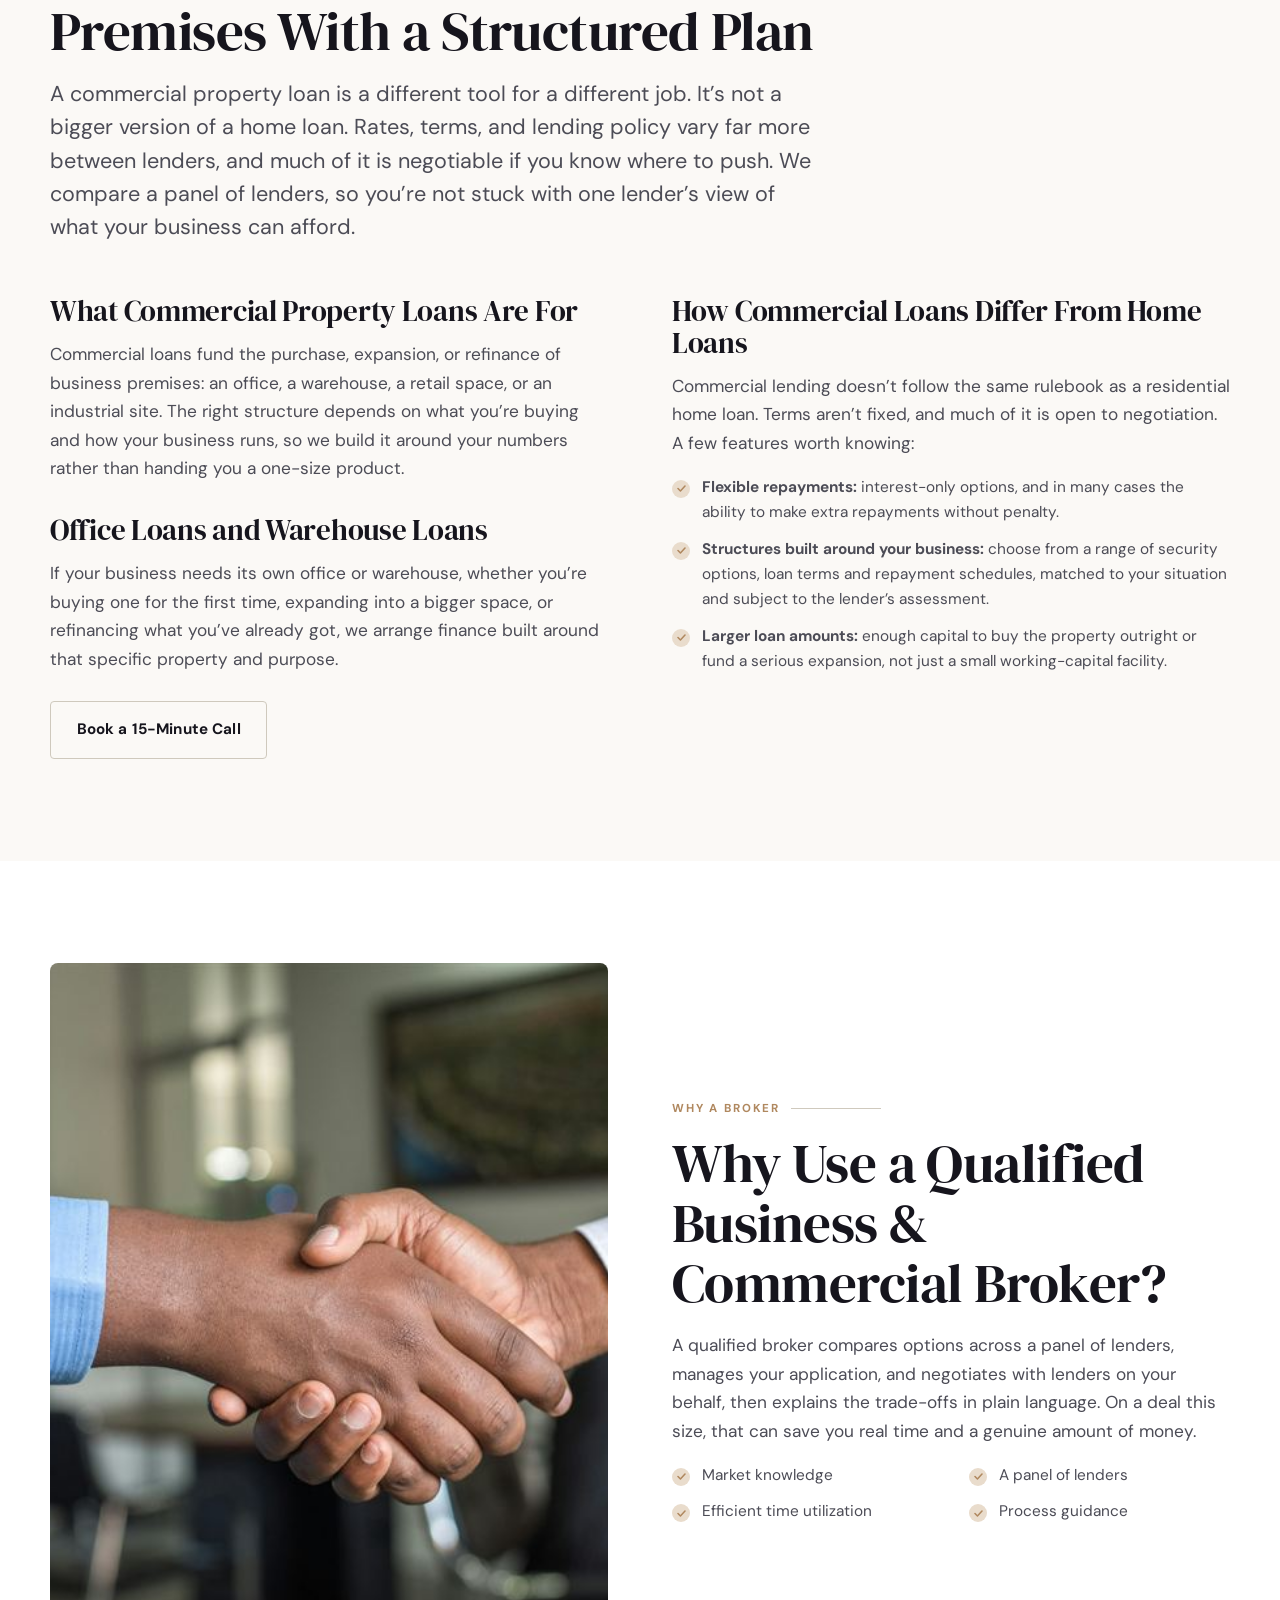
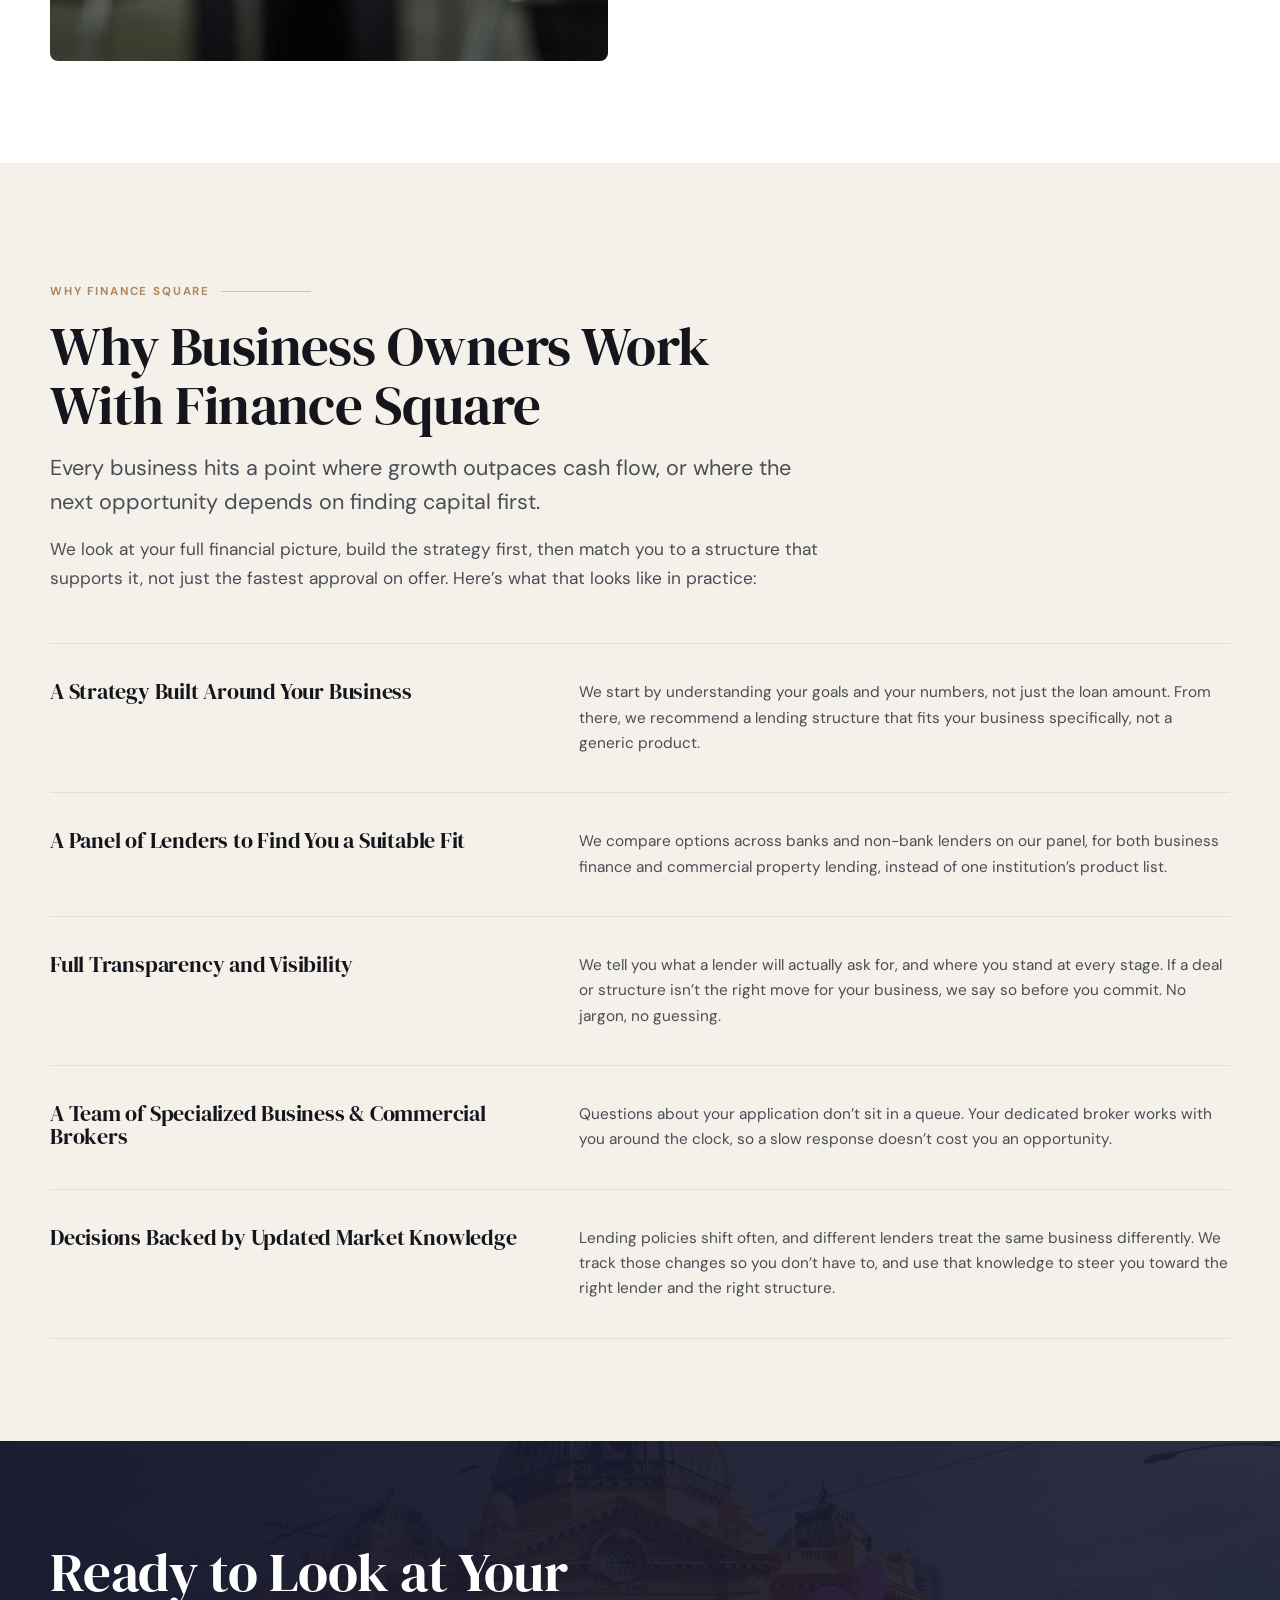
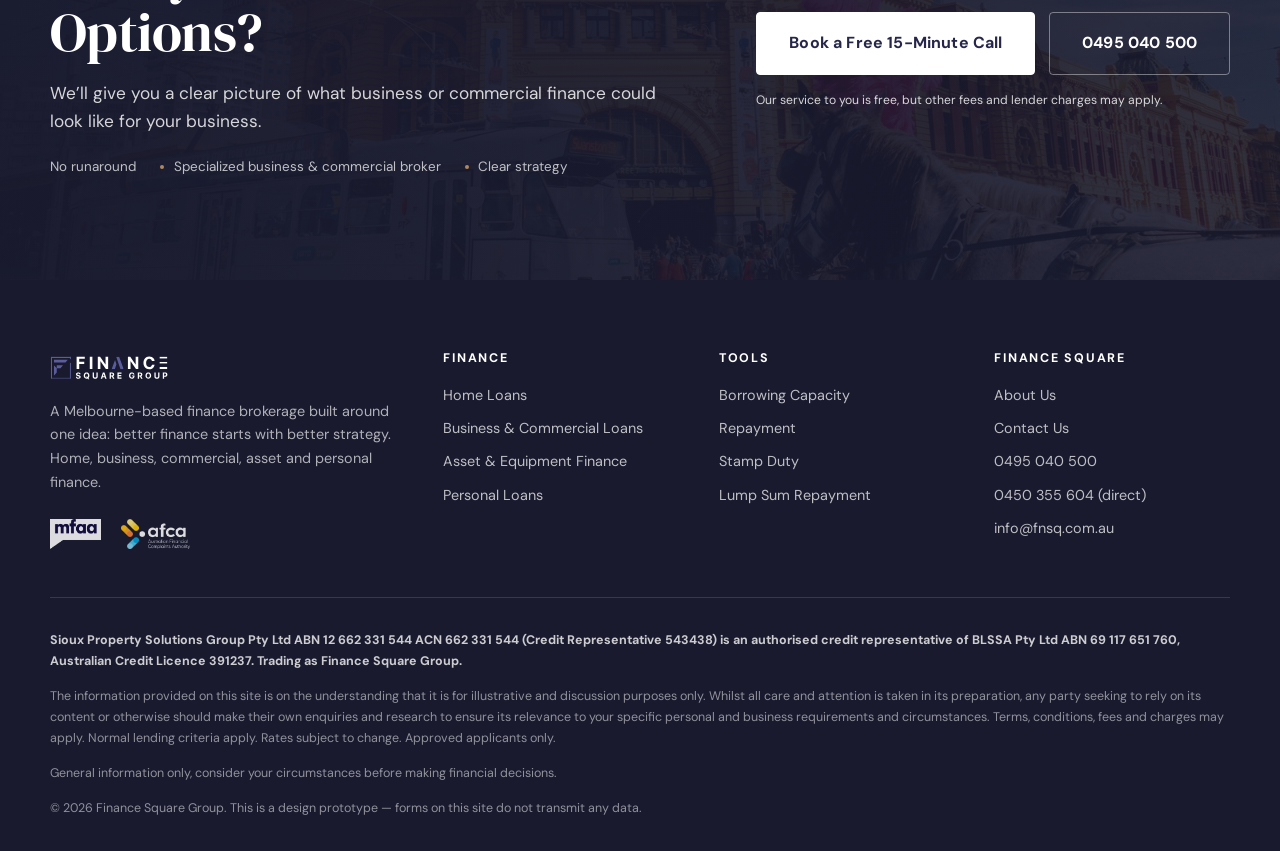
<file: business-commercial-loans.html>
<!DOCTYPE html>
<html lang="en-AU">
<head>
<meta charset="utf-8">
<meta name="viewport" content="width=device-width, initial-scale=1">
<title>Business &amp; Commercial Loans Australia | FNSQ Business &amp; Commercial</title>
<meta name="description" content="FNSQ Business builds the lending strategy first, then matches you to the right fit: working capital, growth funding, or finance for your own commercial premises. Strategy-first, Australia-wide.">
<meta name="keywords" content="business loans Australia, business loan broker Australia, unsecured business loans, secured business loan, small business finance broker, business finance broker Australia, self-employed business loan Australia, commercial loan broker Australia, commercial property finance, office loan, warehouse loan Australia">
<link rel="preconnect" href="https://fonts.googleapis.com">
<link rel="preconnect" href="https://fonts.gstatic.com" crossorigin>
<link href="https://fonts.googleapis.com/css2?family=DM+Sans:wght@400;500;600;700;800&family=DM+Serif+Display&display=swap" rel="stylesheet">
<link rel="stylesheet" href="css/styles.css">
<link rel="icon" href="assets/brand/fnsq-logo.svg">
</head>
<body>
<a class="skip" href="#main">Skip to content</a>

<div class="utility">
  <div class="wrap-wide">
    <div class="utility-left"><span class="dot" aria-hidden="true"></span><span>Melbourne-based &middot; working with clients Australia-wide</span></div>
    <div class="utility-right"><span class="hide-md">Strategy first &middot; No credit checks to get started</span><span class="tel">Call <a href="tel:+61495040500">0495 040 500</a><span class="hide-md"> or <a href="tel:+61450355604">0450 355 604</a></span></span></div>
  </div>
</div>

<header class="site-header">
  <div class="wrap-wide">
    <div class="nav">
      <a class="brand" href="index.html" aria-label="Finance Square Group home"><img src="assets/brand/fnsq-logo.svg" alt="Finance Square Group"></a>
      <ul class="nav-main">
        <li>
          <button class="navlink" type="button" data-mega-trigger aria-expanded="false" aria-controls="megaFinance" aria-current="page">
            Finance
            <svg class="chev" width="10" height="6" viewBox="0 0 10 6" fill="none" aria-hidden="true"><path d="M1 1l4 4 4-4" stroke="currentColor" stroke-width="1.5" stroke-linecap="round"/></svg>
          </button>
          <div class="mega" id="megaFinance">
            <a class="mega-item" href="home-loans.html"><strong>Home Loans</strong><span>First home buyers, property investors and self-employed professionals.</span></a>
            <a class="mega-item" href="business-commercial-loans.html"><strong>Business &amp; Commercial Loans</strong><span>Secured and unsecured business finance, office and warehouse loans.</span></a>
            <a class="mega-item" href="asset-equipment-finance.html"><strong>Asset &amp; Equipment Finance</strong><span>Truck loans, car loans and equipment loans across every industry.</span></a>
            <a class="mega-item" href="personal-loans.html"><strong>Personal Loans</strong><span>Structured so it still protects your next mortgage or business loan.</span></a>
            <p class="mega-foot">Not sure which one you need? <a class="arrowlink" href="get-started.html">Book a 15-minute call</a> &mdash; our service to you is free, but other fees and lender charges may apply.</p>
          </div>
        </li>
        <li><a class="navlink" href="calculators.html">Calculators</a></li>
        <li><a class="navlink" href="about.html">About</a></li>
        <li><a class="navlink" href="contact.html">Contact</a></li>
      </ul>
      <div class="nav-cta">
        <a class="nav-tel" href="tel:+61495040500"><svg width="15" height="15" viewBox="0 0 24 24" fill="none" aria-hidden="true"><path d="M22 16.9v3a2 2 0 01-2.2 2 19.8 19.8 0 01-8.6-3.1 19.5 19.5 0 01-6-6A19.8 19.8 0 012.1 4.2 2 2 0 014.1 2h3a2 2 0 012 1.7c.1 1 .4 1.9.7 2.8a2 2 0 01-.5 2.1L8.1 9.9a16 16 0 006 6l1.3-1.2a2 2 0 012.1-.5c.9.3 1.8.6 2.8.7a2 2 0 011.7 2z" stroke="currentColor" stroke-width="1.7" stroke-linejoin="round"/></svg><span class="telnum">0495 040 500</span></a>
        <a class="btn" href="get-started.html">Book a 15-Minute Call</a>
        <button class="burger" id="burger" type="button" aria-expanded="false" aria-controls="drawer" aria-label="Open menu"><span></span></button>
      </div>
    </div>
  </div>
</header>

<div class="scrim" id="scrim"></div>
<aside class="drawer" id="drawer" aria-label="Menu">
  <div class="drawer-top">
    <img src="assets/brand/fnsq-logo.svg" alt="Finance Square Group">
    <button class="drawer-close" id="drawerClose" type="button" aria-label="Close menu">&times;</button>
  </div>
  <nav>
    <a href="index.html">Home</a>
    <a href="home-loans.html">Home Loans</a>
    <a href="business-commercial-loans.html">Business &amp; Commercial Loans</a>
    <a href="asset-equipment-finance.html">Asset &amp; Equipment Finance</a>
    <a href="personal-loans.html">Personal Loans</a>
    <a href="calculators.html">Calculators</a>
    <a href="about.html">About</a>
    <a href="contact.html">Contact</a>
  </nav>
  <div class="drawer-foot">
    <a class="btn btn--block" href="get-started.html">Book a 15-Minute Call</a>
    <p class="freenote">Our service to you is free. Lender fees, government charges, and other costs may apply depending on your loan and circumstances.</p>
  </div>
</aside>

<main id="main">

  <!-- ============================= HERO =============================== -->
  <section class="phero" data-hero>
    <div class="phero-media">
      <img src="assets/img/cafe-1600.jpg" srcset="assets/img/cafe-800.jpg 800w, assets/img/cafe-1600.jpg 1600w, assets/img/cafe-4k.jpg 3840w" sizes="100vw" alt="A small business shopfront" fetchpriority="high" width="3840" height="2560">
    </div>
    <div class="wrap">
      <div class="phero-inner">
        <p class="crumbs"><a href="index.html">Home</a> &nbsp;/&nbsp; Business &amp; Commercial Loans</p>
        <h1>Business &amp; Commercial Loans Built Around Your Growth Trajectory</h1>
        <p class="oneliner"><span>Self-Employed Professionals</span><span>Business Loans</span><span>Commercial Property Finance</span></p>
        <p>FNSQ takes a strategic approach, with flexible terms matched to a lending structure that actually fits how your business runs and aims to grow. We build the strategy first; the loan comes second.</p>
        <p>Running a business is hard enough without chasing finances on the side. Every week brings decisions: stock, staff, rent, growth. Add a cash flow gap or a big opportunity, and you need capital without pausing the business to get it.</p>
        <p>Most business owners don&rsquo;t have time to compare twenty lenders and decode fine print. That&rsquo;s not a gap in your skills; it&rsquo;s just not your job. It&rsquo;s ours!</p>
        <p>At Finance Square, we look at your business the way a lender would, then build a case and a structure that supports your approval on terms that fit where your business is headed, not just where it sits today. It works whether you need working capital next week or you&rsquo;re ready to buy your own premises.</p>
        <div class="btn-row">
          <a class="btn btn--tan btn--lg" href="contact.html">Get Your Capital Strategy Today &rarr;</a>
        </div>
        <p class="freenote freenote--dark">Our service to you is free. Lender fees, government charges, and other costs may apply depending on your loan and circumstances.</p>
      </div>
    </div>
  </section>

  <!-- ====================== WHAT IS A BUSINESS LOAN =================== -->
  <section class="section section--white">
    <div class="wrap">
      <div class="split">
        <div>
          <p class="eyebrow">The basics</p>
          <h2>What is a Business Loan?</h2>
          <div class="prose" style="margin-top:1.25rem">
            <p>A business loan gives your company capital to grow, cover a shortfall, or move on an opportunity. Businesses use this funding to expand, buy stock, hire staff, or manage cash flow through a slow patch.</p>
            <p>Not all business loans work the same way. Lenders price and structure them differently depending on your revenue, trading history, and what you can offer as security. Some business owners put up assets, such as property, inventory, or invoices, as collateral. Others choose an unsecured loan to move faster, without pledging anything at all.</p>
            <p><strong>Getting this choice right is a strategy decision, not a paperwork exercise.</strong> It shapes your rate, your repayment terms, and how much flexibility you keep for what comes next.</p>
          </div>
        </div>
        <div class="split-media reveal">
          <img src="assets/img/meeting-1600.jpg" srcset="assets/img/meeting-800.jpg 800w, assets/img/meeting-1600.jpg 1600w" sizes="(max-width:880px) 100vw, 46vw" alt="A business meeting in progress" loading="lazy" width="3840" height="2520">
        </div>
      </div>
    </div>
  </section>

  <!-- ==================== SECURED VS UNSECURED ======================= -->
  <section class="section section--paper2">
    <div class="wrap">
      <div class="section-head">
        <p class="eyebrow">Structure</p>
        <h2>Secured &amp; Unsecured: What&rsquo;s the Real Difference?</h2>
        <p class="lede">The difference comes down to one question: does the lender need collateral?</p>
        <p>A secured loan is backed by an asset you own, such as property, equipment, or inventory. An unsecured loan isn&rsquo;t backed by anything beyond your business&rsquo;s ability to repay it.</p>
      </div>
      <div class="grid grid-2">
        <div class="icard reveal">
          <span class="num">01</span>
          <h3>Secured Business Loans</h3>
          <p>Secured loans typically come with lower interest rates and more flexible terms because the lender carries less risk. In exchange, you&rsquo;ll provide an asset as security and generally need to provide more documentation along the way.</p>
        </div>
        <div class="icard reveal">
          <span class="num">02</span>
          <h3>Unsecured Business Loans</h3>
          <p>Unsecured loans don&rsquo;t require collateral. Instead, lenders assess your cash flow, trading history, and sometimes a director&rsquo;s validation, to decide what you qualify for. Because there&rsquo;s no asset backing the loan, lenders treat it as higher risk and price it with a higher interest rate to match.</p>
          <p style="margin-top:.9rem">Even so, many small business owners choose unsecured finance. When you need funds fast and don&rsquo;t want to tie up property or equipment, the speed can be worth the trade-off.</p>
        </div>
      </div>
      <p class="lede" style="margin-top:2rem">The right call depends on your business, your timeline, and what you&rsquo;re trying to achieve, which is exactly what we work through with you before recommending anything.</p>
    </div>
  </section>

  <!-- ==================== COMMERCIAL PROPERTY ======================== -->
  <section class="section">
    <div class="wrap">
      <div class="section-head">
        <p class="eyebrow">Commercial property finance</p>
        <h2>Finance for Your Next Business Premises With a Structured Plan</h2>
        <p class="lede">A commercial property loan is a different tool for a different job. It&rsquo;s not a bigger version of a home loan. Rates, terms, and lending policy vary far more between lenders, and much of it is negotiable if you know where to push. We compare a panel of lenders, so you&rsquo;re not stuck with one lender&rsquo;s view of what your business can afford.</p>
      </div>

      <div class="split" style="align-items:start">
        <div>
          <h3>What Commercial Property Loans Are For</h3>
          <p style="margin-top:.8rem">Commercial loans fund the purchase, expansion, or refinance of business premises: an office, a warehouse, a retail space, or an industrial site. The right structure depends on what you&rsquo;re buying and how your business runs, so we build it around your numbers rather than handing you a one-size product.</p>

          <h3 style="margin-top:2rem">Office Loans and Warehouse Loans</h3>
          <p style="margin-top:.8rem">If your business needs its own office or warehouse, whether you&rsquo;re buying one for the first time, expanding into a bigger space, or refinancing what you&rsquo;ve already got, we arrange finance built around that specific property and purpose.</p>

          <div class="btn-row" style="margin-top:1.75rem">
            <a class="btn btn--ghost" href="get-started.html">Book a 15-Minute Call</a>
          </div>
        </div>
        <div>
          <h3>How Commercial Loans Differ From Home Loans</h3>
          <p style="margin-top:.8rem">Commercial lending doesn&rsquo;t follow the same rulebook as a residential home loan. Terms aren&rsquo;t fixed, and much of it is open to negotiation. A few features worth knowing:</p>
          <ul class="blist">
            <li><span class="b" aria-hidden="true"><svg width="9" height="7" viewBox="0 0 12 10" fill="none"><path d="M1 5l3.5 3.5L11 1.5" stroke="currentColor" stroke-width="2.2" stroke-linecap="round" stroke-linejoin="round"/></svg></span><span><strong>Flexible repayments:</strong> interest-only options, and in many cases the ability to make extra repayments without penalty.</span></li>
            <li><span class="b" aria-hidden="true"><svg width="9" height="7" viewBox="0 0 12 10" fill="none"><path d="M1 5l3.5 3.5L11 1.5" stroke="currentColor" stroke-width="2.2" stroke-linecap="round" stroke-linejoin="round"/></svg></span><span><strong>Structures built around your business:</strong> choose from a range of security options, loan terms and repayment schedules, matched to your situation and subject to the lender&rsquo;s assessment.</span></li>
            <li><span class="b" aria-hidden="true"><svg width="9" height="7" viewBox="0 0 12 10" fill="none"><path d="M1 5l3.5 3.5L11 1.5" stroke="currentColor" stroke-width="2.2" stroke-linecap="round" stroke-linejoin="round"/></svg></span><span><strong>Larger loan amounts:</strong> enough capital to buy the property outright or fund a serious expansion, not just a small working-capital facility.</span></li>
          </ul>
        </div>
      </div>
    </div>
  </section>

  <!-- ================== WHY USE A QUALIFIED BROKER ==================== -->
  <section class="section section--white">
    <div class="wrap">
      <div class="split">
        <div class="split-media reveal">
          <img src="assets/img/handshake-1600.jpg" srcset="assets/img/handshake-800.jpg 800w, assets/img/handshake-1600.jpg 1600w" sizes="(max-width:880px) 100vw, 46vw" alt="Two people shaking hands after a meeting" loading="lazy" width="3840" height="2563">
        </div>
        <div>
          <p class="eyebrow">Why a broker</p>
          <h2>Why Use a Qualified Business &amp; Commercial Broker?</h2>
          <p style="margin-top:1.1rem">A qualified broker compares options across a panel of lenders, manages your application, and negotiates with lenders on your behalf, then explains the trade-offs in plain language. On a deal this size, that can save you real time and a genuine amount of money.</p>
          <ul class="blist blist--2">
            <li><span class="b" aria-hidden="true"><svg width="9" height="7" viewBox="0 0 12 10" fill="none"><path d="M1 5l3.5 3.5L11 1.5" stroke="currentColor" stroke-width="2.2" stroke-linecap="round" stroke-linejoin="round"/></svg></span><span>Market knowledge</span></li>
            <li><span class="b" aria-hidden="true"><svg width="9" height="7" viewBox="0 0 12 10" fill="none"><path d="M1 5l3.5 3.5L11 1.5" stroke="currentColor" stroke-width="2.2" stroke-linecap="round" stroke-linejoin="round"/></svg></span><span>A panel of lenders</span></li>
            <li><span class="b" aria-hidden="true"><svg width="9" height="7" viewBox="0 0 12 10" fill="none"><path d="M1 5l3.5 3.5L11 1.5" stroke="currentColor" stroke-width="2.2" stroke-linecap="round" stroke-linejoin="round"/></svg></span><span>Efficient time utilization</span></li>
            <li><span class="b" aria-hidden="true"><svg width="9" height="7" viewBox="0 0 12 10" fill="none"><path d="M1 5l3.5 3.5L11 1.5" stroke="currentColor" stroke-width="2.2" stroke-linecap="round" stroke-linejoin="round"/></svg></span><span>Process guidance</span></li>
          </ul>
        </div>
      </div>
    </div>
  </section>

  <!-- ================= WHY BUSINESS OWNERS WORK WITH US =============== -->
  <section class="section section--paper2">
    <div class="wrap">
      <div class="section-head">
        <p class="eyebrow">Why Finance Square</p>
        <h2>Why Business Owners Work With Finance Square</h2>
        <p class="lede">Every business hits a point where growth outpaces cash flow, or where the next opportunity depends on finding capital first.</p>
        <p>We look at your full financial picture, build the strategy first, then match you to a structure that supports it, not just the fastest approval on offer. Here&rsquo;s what that looks like in practice:</p>
      </div>
      <div class="vrows">
        <div class="vrow"><h3>A Strategy Built Around Your Business</h3><p>We start by understanding your goals and your numbers, not just the loan amount. From there, we recommend a lending structure that fits your business specifically, not a generic product.</p></div>
        <div class="vrow"><h3>A Panel of Lenders to Find You a Suitable Fit</h3><p>We compare options across banks and non-bank lenders on our panel, for both business finance and commercial property lending, instead of one institution&rsquo;s product list.</p></div>
        <div class="vrow"><h3>Full Transparency and Visibility</h3><p>We tell you what a lender will actually ask for, and where you stand at every stage. If a deal or structure isn&rsquo;t the right move for your business, we say so before you commit. No jargon, no guessing.</p></div>
        <div class="vrow"><h3>A Team of Specialized Business &amp; Commercial Brokers</h3><p>Questions about your application don&rsquo;t sit in a queue. Your dedicated broker works with you around the clock, so a slow response doesn&rsquo;t cost you an opportunity.</p></div>
        <div class="vrow"><h3>Decisions Backed by Updated Market Knowledge</h3><p>Lending policies shift often, and different lenders treat the same business differently. We track those changes so you don&rsquo;t have to, and use that knowledge to steer you toward the right lender and the right structure.</p></div>
      </div>
    </div>
  </section>

  <!-- ============================ CTA BAND ============================ -->
  <section class="ctaband section">
    <img class="bg" src="assets/img/melbourne-flinders-1600.jpg" srcset="assets/img/melbourne-flinders-800.jpg 800w, assets/img/melbourne-flinders-1600.jpg 1600w" sizes="100vw" alt="" loading="lazy">
    <div class="wrap">
      <div class="inner">
        <div>
          <h2>Ready to Look at Your Options?</h2>
          <p>We&rsquo;ll give you a clear picture of what business or commercial finance could look like for your business.</p>
          <div class="trustline trustline--dark" style="margin-top:1.25rem">
            <span>No runaround</span><span>Specialized business &amp; commercial broker</span><span>Clear strategy</span>
          </div>
        </div>
        <div>
          <div class="btn-row">
            <a class="btn btn--onDark btn--lg" href="get-started.html">Book a Free 15-Minute Call</a>
            <a class="btn btn--ghostDark btn--lg" href="tel:+61495040500">0495 040 500</a>
          </div>
          <p class="freenote freenote--dark">Our service to you is free, but other fees and lender charges may apply.</p>
        </div>
      </div>
    </div>
  </section>
</main>

<footer class="site-footer">
  <div class="wrap">
    <div class="footer-grid">
      <div>
        <div class="footer-logo"><img src="assets/brand/fnsq-logo-white.svg" alt="Finance Square Group"></div>
        <p>A Melbourne-based finance brokerage built around one idea: better finance starts with better strategy. Home, business, commercial, asset and personal finance.</p>
        <div class="footer-badges">
          <img src="assets/brand/fnsq-badge-mfaa.png" alt="MFAA member">
          <img src="assets/brand/fnsq-badge-afca.png" alt="AFCA member">
        </div>
      </div>
      <div><h4>Finance</h4><ul>
        <li><a href="home-loans.html">Home Loans</a></li>
        <li><a href="business-commercial-loans.html">Business &amp; Commercial Loans</a></li>
        <li><a href="asset-equipment-finance.html">Asset &amp; Equipment Finance</a></li>
        <li><a href="personal-loans.html">Personal Loans</a></li>
      </ul></div>
      <div><h4>Tools</h4><ul>
        <li><a href="calculators.html">Borrowing Capacity</a></li>
        <li><a href="calculators.html">Repayment</a></li>
        <li><a href="calculators.html">Stamp Duty</a></li>
        <li><a href="calculators.html">Lump Sum Repayment</a></li>
      </ul></div>
      <div><h4>Finance Square</h4><ul>
        <li><a href="about.html">About Us</a></li>
        <li><a href="contact.html">Contact Us</a></li>
        <li><a href="tel:+61495040500">0495 040 500</a></li><li><a href="tel:+61450355604">0450 355 604 (direct)</a></li>
        <li><a href="mailto:info@fnsq.com.au">info@fnsq.com.au</a></li>
      </ul></div>
    </div>
    <div class="legal legalblock">
      <p><strong>Sioux Property Solutions Group Pty Ltd ABN 12 662 331 544 ACN 662 331 544 (Credit Representative 543438) is an authorised credit representative of BLSSA Pty Ltd ABN 69 117 651 760, Australian Credit Licence 391237. Trading as Finance Square Group.</strong></p>
      <p>The information provided on this site is on the understanding that it is for illustrative and discussion purposes only. Whilst all care and attention is taken in its preparation, any party seeking to rely on its content or otherwise should make their own enquiries and research to ensure its relevance to your specific personal and business requirements and circumstances. Terms, conditions, fees and charges may apply. Normal lending criteria apply. Rates subject to change. Approved applicants only.</p>
      <p>General information only, consider your circumstances before making financial decisions.</p>
      <p>&copy; <span id="year">2026</span> Finance Square Group. This is a design prototype &mdash; forms on this site do not transmit any data.</p>
    </div>
  </div>
</footer>

<div class="mobilebar" id="mobilebar">
  <a class="btn btn--ghost" href="tel:+61495040500">Call now</a>
  <a class="btn" href="get-started.html">Book a call</a>
</div>

<script src="js/site.js"></script>
</body>
</html>
</file>
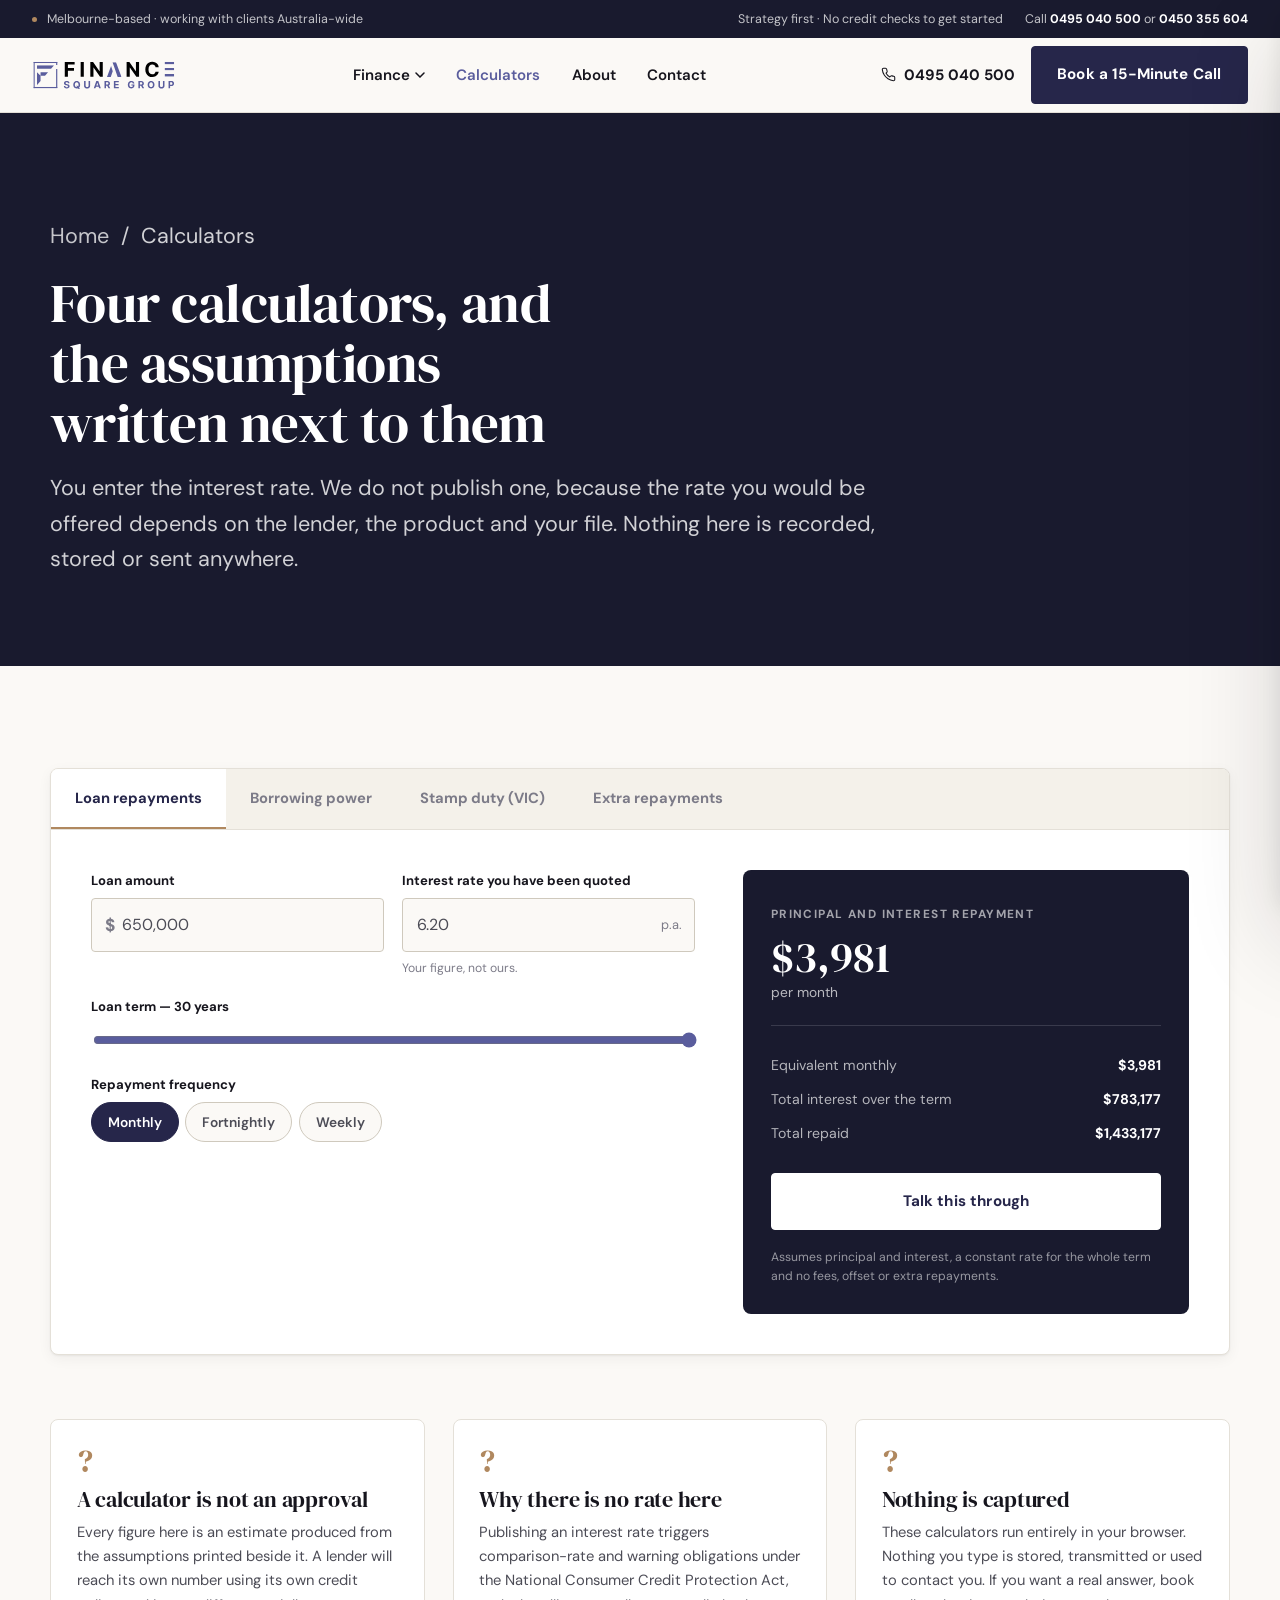
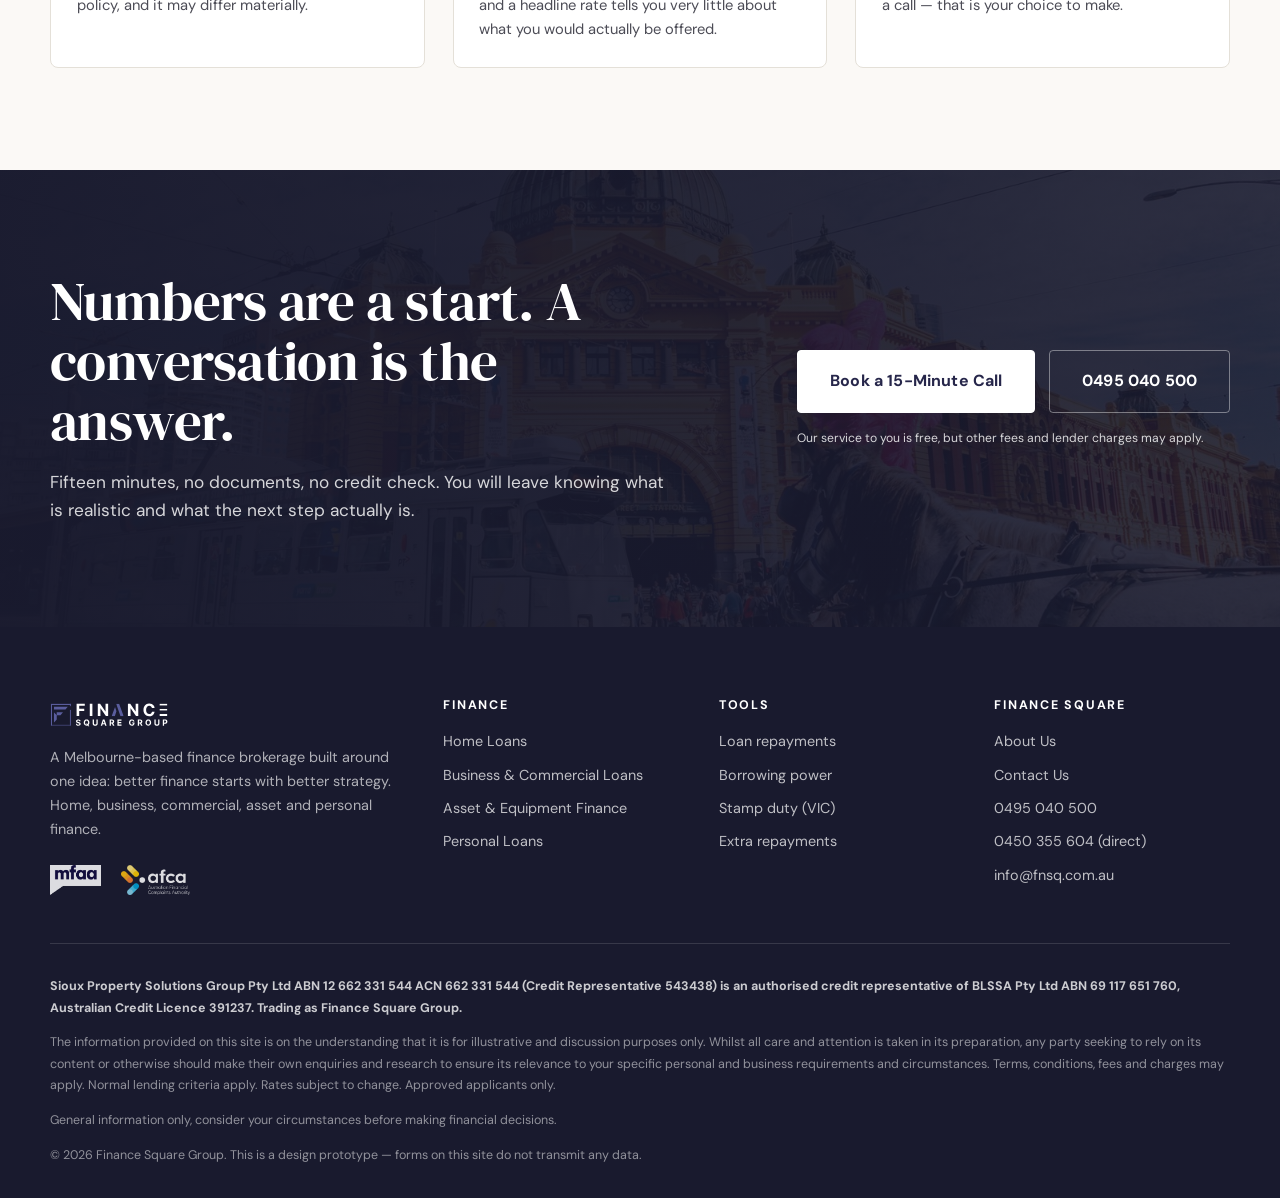
<file: calculators.html>
<!DOCTYPE html>
<html lang="en-AU">
<head>
<meta charset="utf-8">
<meta name="viewport" content="width=device-width, initial-scale=1">
<title>Calculators | Finance Square Group</title>
<meta name="description" content="Loan repayments, borrowing power, Victorian stamp duty and extra repayments. You enter the rate; nothing is recorded or sent anywhere.">
<link rel="preconnect" href="https://fonts.googleapis.com">
<link rel="preconnect" href="https://fonts.gstatic.com" crossorigin>
<link href="https://fonts.googleapis.com/css2?family=DM+Sans:wght@400;500;600;700;800&family=DM+Serif+Display&display=swap" rel="stylesheet">
<link rel="stylesheet" href="css/styles.css">
<link rel="icon" href="assets/brand/fnsq-logo.svg">
</head>
<body>
<a class="skip" href="#main">Skip to content</a>

<div class="utility">
  <div class="wrap-wide">
    <div class="utility-left"><span class="dot" aria-hidden="true"></span><span>Melbourne-based &middot; working with clients Australia-wide</span></div>
    <div class="utility-right"><span class="hide-md">Strategy first &middot; No credit checks to get started</span><span class="tel">Call <a href="tel:+61495040500">0495 040 500</a><span class="hide-md"> or <a href="tel:+61450355604">0450 355 604</a></span></span></div>
  </div>
</div>

<header class="site-header">
  <div class="wrap-wide">
    <div class="nav">
      <a class="brand" href="index.html" aria-label="Finance Square Group home"><img src="assets/brand/fnsq-logo.svg" alt="Finance Square Group"></a>
      <ul class="nav-main">
        <li>
          <button class="navlink" type="button" data-mega-trigger aria-expanded="false" aria-controls="megaFinance">
            Finance
            <svg class="chev" width="10" height="6" viewBox="0 0 10 6" fill="none" aria-hidden="true"><path d="M1 1l4 4 4-4" stroke="currentColor" stroke-width="1.5" stroke-linecap="round"/></svg>
          </button>
          <div class="mega" id="megaFinance">
            <a class="mega-item" href="home-loans.html"><strong>Home Loans</strong><span>First home buyers, property investors and self-employed professionals.</span></a>
            <a class="mega-item" href="business-commercial-loans.html"><strong>Business &amp; Commercial Loans</strong><span>Secured and unsecured business finance, office and warehouse loans.</span></a>
            <a class="mega-item" href="asset-equipment-finance.html"><strong>Asset &amp; Equipment Finance</strong><span>Truck loans, car loans and equipment loans across every industry.</span></a>
            <a class="mega-item" href="personal-loans.html"><strong>Personal Loans</strong><span>Structured so it still protects your next mortgage or business loan.</span></a>
            <p class="mega-foot">Not sure which one you need? <a class="arrowlink" href="get-started.html">Book a 15-minute call</a> &mdash; our service to you is free, but other fees and lender charges may apply.</p>
          </div>
        </li>
        <li><a class="navlink" href="calculators.html" aria-current="page">Calculators</a></li>
        <li><a class="navlink" href="about.html">About</a></li>
        <li><a class="navlink" href="contact.html">Contact</a></li>
      </ul>
      <div class="nav-cta">
        <a class="nav-tel" href="tel:+61495040500"><svg width="15" height="15" viewBox="0 0 24 24" fill="none" aria-hidden="true"><path d="M22 16.9v3a2 2 0 01-2.2 2 19.8 19.8 0 01-8.6-3.1 19.5 19.5 0 01-6-6A19.8 19.8 0 012.1 4.2 2 2 0 014.1 2h3a2 2 0 012 1.7c.1 1 .4 1.9.7 2.8a2 2 0 01-.5 2.1L8.1 9.9a16 16 0 006 6l1.3-1.2a2 2 0 012.1-.5c.9.3 1.8.6 2.8.7a2 2 0 011.7 2z" stroke="currentColor" stroke-width="1.7" stroke-linejoin="round"/></svg><span class="telnum">0495 040 500</span></a>
        <a class="btn" href="get-started.html">Book a 15-Minute Call</a>
        <button class="burger" id="burger" type="button" aria-expanded="false" aria-controls="drawer" aria-label="Open menu"><span></span></button>
      </div>
    </div>
  </div>
</header>

<div class="scrim" id="scrim"></div>
<aside class="drawer" id="drawer" aria-label="Menu">
  <div class="drawer-top">
    <img src="assets/brand/fnsq-logo.svg" alt="Finance Square Group">
    <button class="drawer-close" id="drawerClose" type="button" aria-label="Close menu">&times;</button>
  </div>
  <nav>
    <a href="index.html">Home</a>
    <a href="home-loans.html">Home Loans</a>
    <a href="business-commercial-loans.html">Business &amp; Commercial Loans</a>
    <a href="asset-equipment-finance.html">Asset &amp; Equipment Finance</a>
    <a href="personal-loans.html">Personal Loans</a>
    <a href="calculators.html">Calculators</a>
    <a href="about.html">About</a>
    <a href="contact.html">Contact</a>
  </nav>
  <div class="drawer-foot">
    <a class="btn btn--block" href="get-started.html">Book a 15-Minute Call</a>
    <p class="freenote">Our service to you is free, but other fees and lender charges may apply.</p>
  </div>
</aside>

<main id="main">
  <section class="pagehead" data-hero>
    <div class="wrap">
      <p class="crumbs"><a href="index.html">Home</a> &nbsp;/&nbsp; Calculators</p>
      <h1>Four calculators, and the assumptions written next to them</h1>
      <p>You enter the interest rate. We do not publish one, because the rate you would be offered depends on the lender, the product and your file. Nothing here is recorded, stored or sent anywhere.</p>
    </div>
  </section>

  <section class="section">
    <div class="wrap">
      <div class="calc" id="calc">
        <div class="calc-tabs" role="tablist" aria-label="Calculators">
          <button class="calc-tab" role="tab" type="button" id="tabRepay" aria-controls="panelRepay" aria-selected="true">Loan repayments</button>
          <button class="calc-tab" role="tab" type="button" id="tabBorrow" aria-controls="panelBorrow" aria-selected="false">Borrowing power</button>
          <button class="calc-tab" role="tab" type="button" id="tabDuty" aria-controls="panelDuty" aria-selected="false">Stamp duty (VIC)</button>
          <button class="calc-tab" role="tab" type="button" id="tabExtra" aria-controls="panelExtra" aria-selected="false">Extra repayments</button>
        </div>

        <div class="calc-panel" role="tabpanel" id="panelRepay" aria-labelledby="tabRepay">
          <div class="calc-grid">
            <div>
              <fieldset class="fieldset">
                <div class="fieldrow">
                  <div class="field">
                    <label for="rpAmount">Loan amount</label>
                    <div class="prefix"><input class="control" id="rpAmount" data-money type="text" inputmode="numeric" value="650,000"></div>
                  </div>
                  <div class="field">
                    <label for="rpRate">Interest rate you have been quoted</label>
                    <div class="suffix-pa"><input class="control" id="rpRate" type="number" step="0.01" min="0" max="20" value="6.20"></div>
                    <span class="hint">Your figure, not ours.</span>
                  </div>
                </div>
                <div class="field">
                  <label for="rpTerm">Loan term &mdash; <span id="rpTermOut">30 years</span></label>
                  <input id="rpTerm" type="range" min="5" max="30" step="1" value="30">
                </div>
                <div class="field">
                  <span class="flabel">Repayment frequency</span>
                  <div class="segbar" id="rpFreq" role="radiogroup" aria-label="Repayment frequency">
                    <button class="seg" type="button" role="radio" aria-checked="true" data-freq="monthly">Monthly</button>
                    <button class="seg" type="button" role="radio" aria-checked="false" data-freq="fortnightly">Fortnightly</button>
                    <button class="seg" type="button" role="radio" aria-checked="false" data-freq="weekly">Weekly</button>
                  </div>
                </div>
              </fieldset>
            </div>
            <div class="result">
              <span class="rlbl">Principal and interest repayment</span>
              <p class="rval" id="rpVal">&mdash;</p>
              <p class="rsub" id="rpFreqLbl">per month</p>
              <hr>
              <div class="rrow"><span>Equivalent monthly</span><span id="rpMonthly">&mdash;</span></div>
              <div class="rrow"><span>Total interest over the term</span><span id="rpTotalInt">&mdash;</span></div>
              <div class="rrow"><span>Total repaid</span><span id="rpTotalPaid">&mdash;</span></div>
              <a class="btn btn--onDark btn--block" href="contact.html">Talk this through</a>
              <p class="assume">Assumes principal and interest, a constant rate for the whole term and no fees, offset or extra repayments.</p>
            </div>
          </div>
        </div>

        <div class="calc-panel" role="tabpanel" id="panelBorrow" aria-labelledby="tabBorrow" hidden>
          <div class="calc-grid">
            <div>
              <fieldset class="fieldset">
                <div class="field">
                  <span class="flabel">Household</span>
                  <div class="segbar" id="bpHouse" role="radiogroup" aria-label="Household">
                    <button class="seg" type="button" role="radio" aria-checked="true" data-house="single">Just me</button>
                    <button class="seg" type="button" role="radio" aria-checked="false" data-house="couple">Two of us</button>
                  </div>
                </div>
                <div class="fieldrow">
                  <div class="field">
                    <label for="bpIncome">Total household income before tax</label>
                    <div class="prefix"><input class="control" id="bpIncome" data-money type="text" inputmode="numeric" value="145,000"></div>
                  </div>
                  <div class="field">
                    <label for="bpCommit">Other repayments per month</label>
                    <div class="prefix"><input class="control" id="bpCommit" data-money type="text" inputmode="numeric" value="450"></div>
                    <span class="hint">Car, personal loan, buy-now-pay-later, card minimums.</span>
                  </div>
                </div>
                <div class="fieldrow">
                  <div class="field">
                    <label for="bpDeps">Dependent children</label>
                    <select class="control" id="bpDeps">
                      <option value="0" selected>None</option>
                      <option value="1">One</option>
                      <option value="2">Two</option>
                      <option value="3">Three</option>
                      <option value="4">Four or more</option>
                    </select>
                  </div>
                  <div class="field">
                    <span class="flabel">Employment</span>
                    <label class="consent" style="margin-top:.55rem"><input type="checkbox" id="bpSelf"><span>Some or all of this income is from self-employment</span></label>
                  </div>
                </div>
              </fieldset>
            </div>
            <div class="result">
              <span class="rlbl">Indicative borrowing range</span>
              <p class="rval"><span id="bpLow">&mdash;</span><span id="bpHigh"></span></p>
              <p class="rsub" id="bpNote"></p>
              <hr>
              <div class="rrow"><span>Monthly surplus used in the assessment</span><span id="bpSurplus">&mdash;</span></div>
              <a class="btn btn--onDark btn--block" href="contact.html">Get this checked properly</a>
              <p class="assume"><strong>Assessment basis:</strong> lenders test you at a rate above the one you pay, over a 30-year term, against a household expense benchmark. The assessment rate and buffer used here are placeholders for this prototype &mdash; the licensee must set and publish the figures before this goes live.</p>
            </div>
          </div>
        </div>

        <div class="calc-panel" role="tabpanel" id="panelDuty" aria-labelledby="tabDuty" hidden>
          <div class="calc-grid">
            <div>
              <fieldset class="fieldset">
                <div class="field">
                  <label for="sdValue">Purchase price</label>
                  <div class="prefix"><input class="control" id="sdValue" data-money type="text" inputmode="numeric" value="780,000"></div>
                </div>
                <label class="consent"><input type="checkbox" id="sdPPR" checked><span>I will live in it as my principal place of residence</span></label>
                <label class="consent"><input type="checkbox" id="sdFHB"><span>I am a first home buyer</span></label>
                <p class="fineprint">Victorian land transfer duty is a State Revenue Office charge, not a lender charge. Rates and thresholds change &mdash; confirm with the SRO or your conveyancer. <span class="verify">verify current thresholds</span></p>
              </fieldset>
            </div>
            <div class="result">
              <span class="rlbl">Land transfer duty</span>
              <p class="rval" id="sdVal">&mdash;</p>
              <p class="rsub" id="sdNote"></p>
              <hr>
              <div class="rrow"><span>Land transfer (title) fee</span><span id="sdTransfer">&mdash;</span></div>
              <div class="rrow"><span>Mortgage registration fee</span><span id="sdMortgage">&mdash;</span></div>
              <div class="rrow"><span>Estimated government costs</span><span id="sdTotal">&mdash;</span></div>
              <a class="btn btn--onDark btn--block" href="contact.html">Ask about your purchase</a>
              <p class="assume">Excludes conveyancing, inspections, lenders mortgage insurance and foreign purchaser additional duty.</p>
            </div>
          </div>
        </div>

        <div class="calc-panel" role="tabpanel" id="panelExtra" aria-labelledby="tabExtra" hidden>
          <div class="calc-grid">
            <div>
              <fieldset class="fieldset">
                <div class="fieldrow">
                  <div class="field">
                    <label for="xrAmount">Loan amount outstanding</label>
                    <div class="prefix"><input class="control" id="xrAmount" data-money type="text" inputmode="numeric" value="580,000"></div>
                  </div>
                  <div class="field">
                    <label for="xrRate">Your interest rate</label>
                    <div class="suffix-pa"><input class="control" id="xrRate" type="number" step="0.01" min="0" max="20" value="6.20"></div>
                  </div>
                </div>
                <div class="field">
                  <label for="xrTerm">Years remaining &mdash; <span id="xrTermOut">28 years</span></label>
                  <input id="xrTerm" type="range" min="3" max="30" step="1" value="28">
                </div>
                <div class="field">
                  <label for="xrExtra">Extra payment each month</label>
                  <div class="prefix"><input class="control" id="xrExtra" data-money type="text" inputmode="numeric" value="300"></div>
                  <span class="hint">Check your loan allows extra repayments without a break cost &mdash; fixed loans often cap them.</span>
                </div>
              </fieldset>
            </div>
            <div class="result">
              <span class="rlbl">Interest you would avoid</span>
              <p class="rval" id="xrSaved">&mdash;</p>
              <p class="rsub" id="xrNote"></p>
              <hr>
              <div class="rrow"><span>Time taken off the loan</span><span id="xrYears">&mdash;</span></div>
              <div class="rrow"><span>Current monthly repayment</span><span id="xrBase">&mdash;</span></div>
              <div class="rrow"><span>New monthly repayment</span><span id="xrNew">&mdash;</span></div>
              <a class="btn btn--onDark btn--block" href="contact.html">Review my loan</a>
              <p class="assume">Assumes the rate does not change, repayments are made monthly and the extra amount continues for the life of the loan.</p>
            </div>
          </div>
        </div>
      </div>

      <div class="grid grid-3" style="margin-top:clamp(2.5rem,5vw,4rem)">
        <div class="icard"><span class="num">?</span><h3>A calculator is not an approval</h3><p>Every figure here is an estimate produced from the assumptions printed beside it. A lender will reach its own number using its own credit policy, and it may differ materially.</p></div>
        <div class="icard"><span class="num">?</span><h3>Why there is no rate here</h3><p>Publishing an interest rate triggers comparison-rate and warning obligations under the National Consumer Credit Protection Act, and a headline rate tells you very little about what you would actually be offered.</p></div>
        <div class="icard"><span class="num">?</span><h3>Nothing is captured</h3><p>These calculators run entirely in your browser. Nothing you type is stored, transmitted or used to contact you. If you want a real answer, book a call &mdash; that is your choice to make.</p></div>
      </div>
    </div>
  </section>

  <section class="ctaband section">
    <img class="bg" src="assets/img/melbourne-flinders-1600.jpg" srcset="assets/img/melbourne-flinders-800.jpg 800w, assets/img/melbourne-flinders-1600.jpg 1600w" sizes="100vw" alt="" loading="lazy">
    <div class="wrap">
      <div class="inner">
        <div>
          <h2>Numbers are a start. A conversation is the answer.</h2>
          <p>Fifteen minutes, no documents, no credit check. You will leave knowing what is realistic and what the next step actually is.</p>
        </div>
        <div>
          <div class="btn-row">
            <a class="btn btn--onDark btn--lg" href="get-started.html">Book a 15-Minute Call</a>
            <a class="btn btn--ghostDark btn--lg" href="tel:+61495040500">0495 040 500</a>
          </div>
          <p class="freenote freenote--dark">Our service to you is free, but other fees and lender charges may apply.</p>
        </div>
      </div>
    </div>
  </section>
</main>

<footer class="site-footer">
  <div class="wrap">
    <div class="footer-grid">
      <div>
        <div class="footer-logo"><img src="assets/brand/fnsq-logo-white.svg" alt="Finance Square Group"></div>
        <p>A Melbourne-based finance brokerage built around one idea: better finance starts with better strategy. Home, business, commercial, asset and personal finance.</p>
        <div class="footer-badges">
          <img src="assets/brand/fnsq-badge-mfaa.png" alt="MFAA member">
          <img src="assets/brand/fnsq-badge-afca.png" alt="AFCA member">
        </div>
      </div>
      <div><h4>Finance</h4><ul>
        <li><a href="home-loans.html">Home Loans</a></li>
        <li><a href="business-commercial-loans.html">Business &amp; Commercial Loans</a></li>
        <li><a href="asset-equipment-finance.html">Asset &amp; Equipment Finance</a></li>
        <li><a href="personal-loans.html">Personal Loans</a></li>
      </ul></div>
      <div><h4>Tools</h4><ul>
        <li><a href="#panelRepay">Loan repayments</a></li>
        <li><a href="#panelBorrow">Borrowing power</a></li>
        <li><a href="#panelDuty">Stamp duty (VIC)</a></li>
        <li><a href="#panelExtra">Extra repayments</a></li>
      </ul></div>
      <div><h4>Finance Square</h4><ul>
        <li><a href="about.html">About Us</a></li>
        <li><a href="contact.html">Contact Us</a></li>
        <li><a href="tel:+61495040500">0495 040 500</a></li><li><a href="tel:+61450355604">0450 355 604 (direct)</a></li>
        <li><a href="mailto:info@fnsq.com.au">info@fnsq.com.au</a></li>
      </ul></div>
    </div>
    <div class="legal legalblock">
      <p><strong>Sioux Property Solutions Group Pty Ltd ABN 12 662 331 544 ACN 662 331 544 (Credit Representative 543438) is an authorised credit representative of BLSSA Pty Ltd ABN 69 117 651 760, Australian Credit Licence 391237. Trading as Finance Square Group.</strong></p>
      <p>The information provided on this site is on the understanding that it is for illustrative and discussion purposes only. Whilst all care and attention is taken in its preparation, any party seeking to rely on its content or otherwise should make their own enquiries and research to ensure its relevance to your specific personal and business requirements and circumstances. Terms, conditions, fees and charges may apply. Normal lending criteria apply. Rates subject to change. Approved applicants only.</p>
      <p>General information only, consider your circumstances before making financial decisions.</p>
      <p>&copy; <span id="year">2026</span> Finance Square Group. This is a design prototype &mdash; forms on this site do not transmit any data.</p>
    </div>
  </div>
</footer>

<div class="mobilebar" id="mobilebar">
  <a class="btn btn--ghost" href="tel:+61495040500">Call now</a>
  <a class="btn" href="get-started.html">Book a call</a>
</div>

<script src="js/site.js"></script>
</body>
</html>
</file>
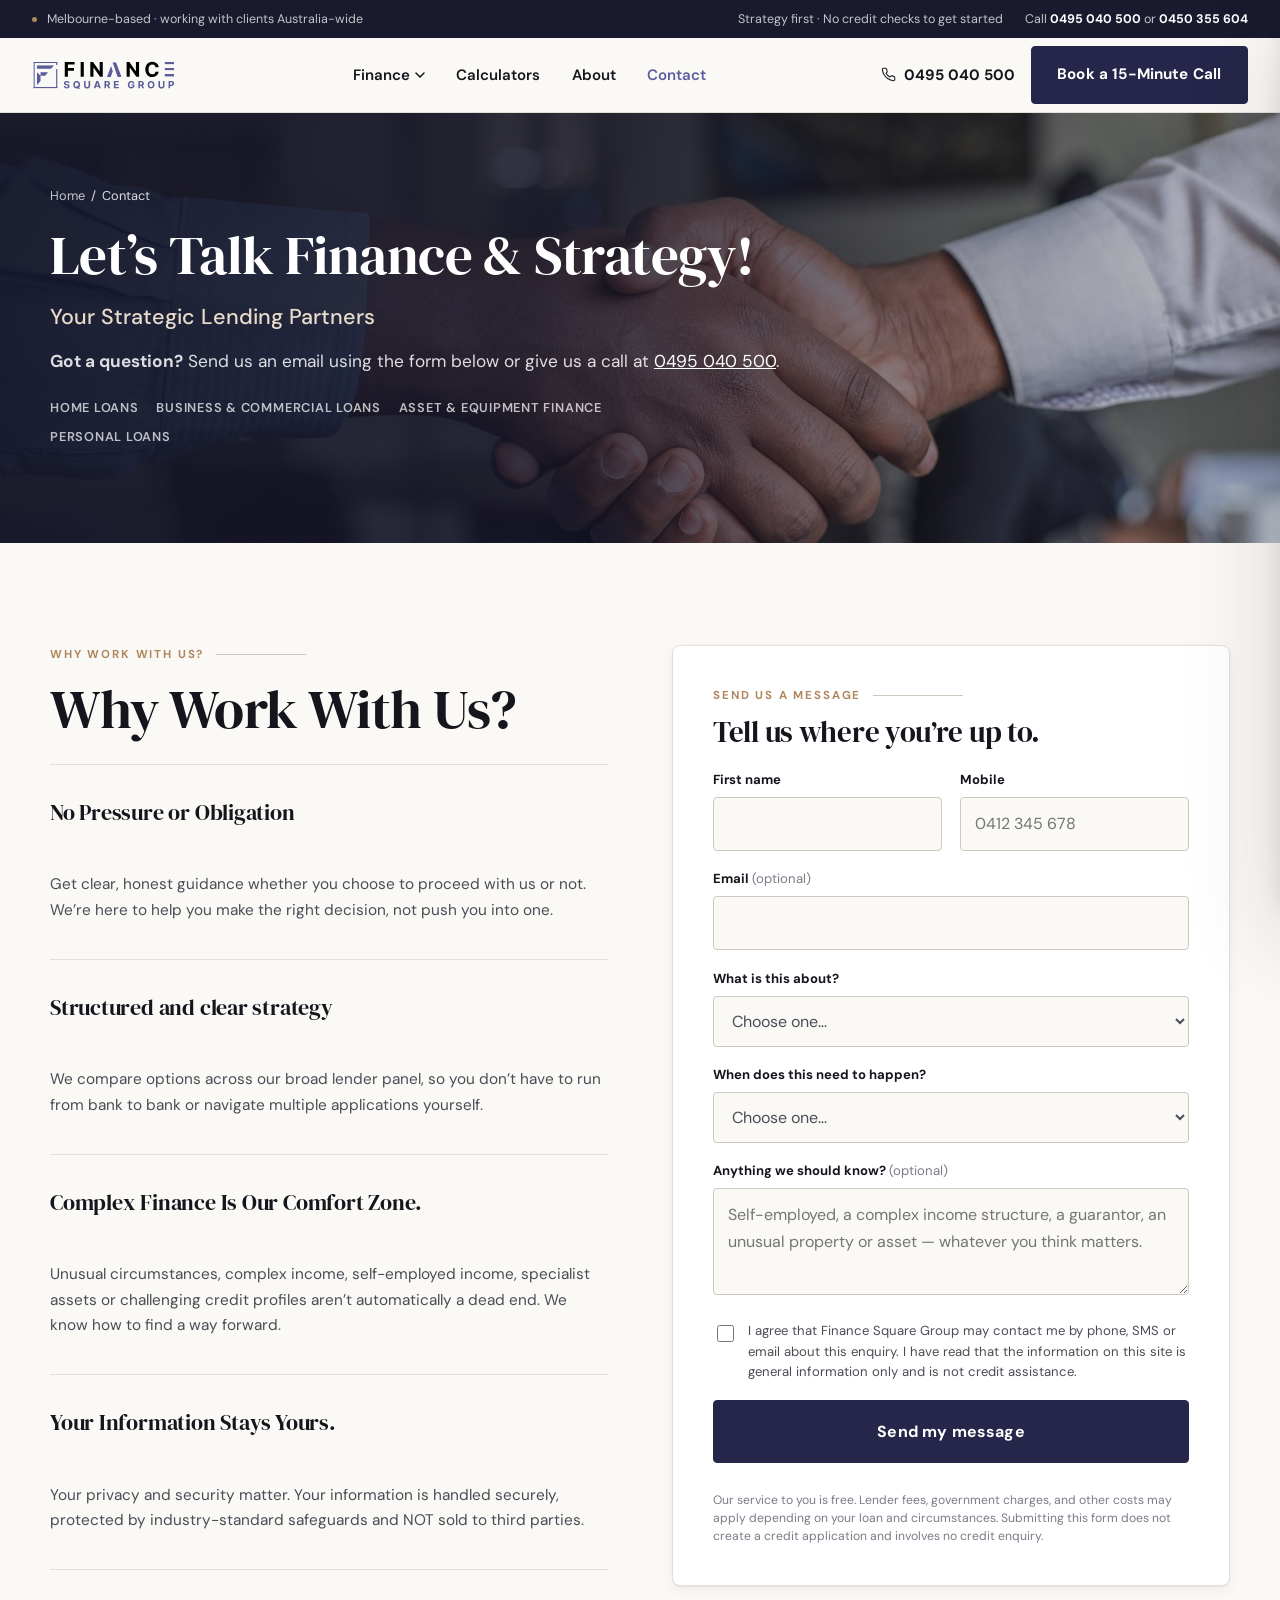
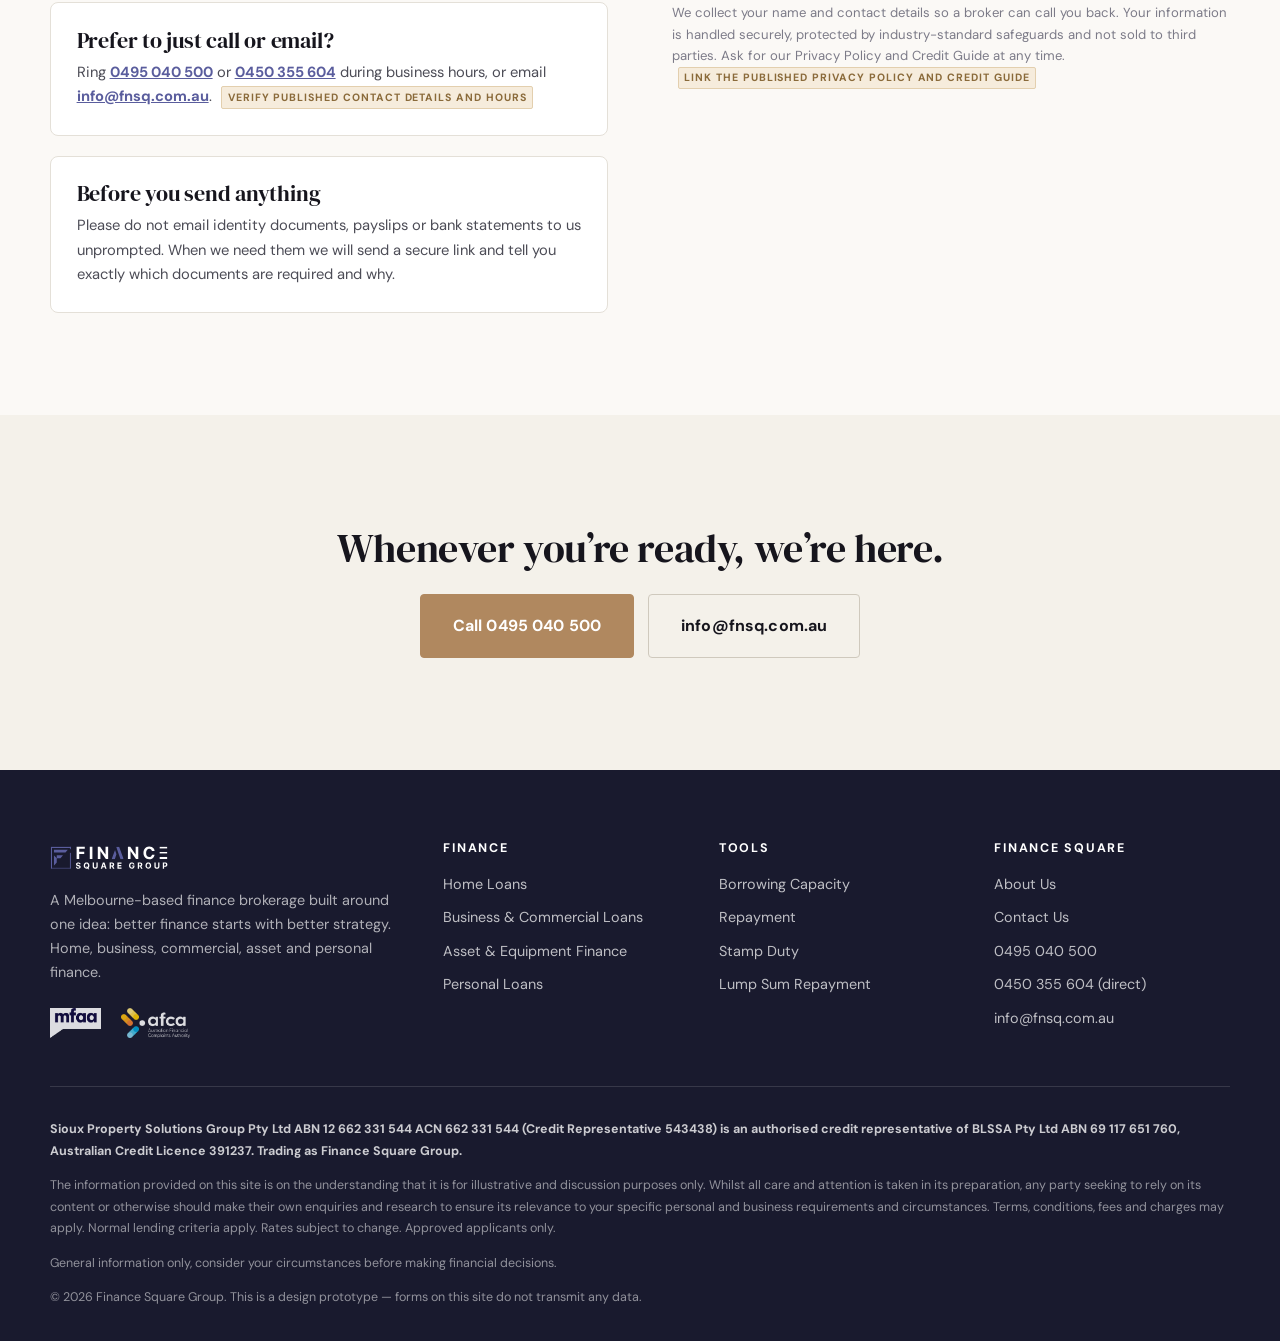
<file: contact.html>
<!DOCTYPE html>
<html lang="en-AU">
<head>
<meta charset="utf-8">
<meta name="viewport" content="width=device-width, initial-scale=1">
<title>Contact Us | Finance Square Group</title>
<meta name="description" content="Call, email, or message us. Finance Square compares home, business, commercial, and asset finance across a lender panel and gives you a straight answer.">
<meta name="keywords" content="contact finance square, talk to a mortgage broker Melbourne, mortgage broker contact Australia">
<link rel="preconnect" href="https://fonts.googleapis.com">
<link rel="preconnect" href="https://fonts.gstatic.com" crossorigin>
<link href="https://fonts.googleapis.com/css2?family=DM+Sans:wght@400;500;600;700;800&family=DM+Serif+Display&display=swap" rel="stylesheet">
<link rel="stylesheet" href="css/styles.css">
<link rel="icon" href="assets/brand/fnsq-logo.svg">
</head>
<body>
<a class="skip" href="#main">Skip to content</a>

<div class="utility">
  <div class="wrap-wide">
    <div class="utility-left"><span class="dot" aria-hidden="true"></span><span>Melbourne-based &middot; working with clients Australia-wide</span></div>
    <div class="utility-right"><span class="hide-md">Strategy first &middot; No credit checks to get started</span><span class="tel">Call <a href="tel:+61495040500">0495 040 500</a><span class="hide-md"> or <a href="tel:+61450355604">0450 355 604</a></span></span></div>
  </div>
</div>

<header class="site-header">
  <div class="wrap-wide">
    <div class="nav">
      <a class="brand" href="index.html" aria-label="Finance Square Group home"><img src="assets/brand/fnsq-logo.svg" alt="Finance Square Group"></a>
      <ul class="nav-main">
        <li>
          <button class="navlink" type="button" data-mega-trigger aria-expanded="false" aria-controls="megaFinance">
            Finance
            <svg class="chev" width="10" height="6" viewBox="0 0 10 6" fill="none" aria-hidden="true"><path d="M1 1l4 4 4-4" stroke="currentColor" stroke-width="1.5" stroke-linecap="round"/></svg>
          </button>
          <div class="mega" id="megaFinance">
            <a class="mega-item" href="home-loans.html"><strong>Home Loans</strong><span>First home buyers, property investors and self-employed professionals.</span></a>
            <a class="mega-item" href="business-commercial-loans.html"><strong>Business &amp; Commercial Loans</strong><span>Secured and unsecured business finance, office and warehouse loans.</span></a>
            <a class="mega-item" href="asset-equipment-finance.html"><strong>Asset &amp; Equipment Finance</strong><span>Truck loans, car loans and equipment loans across every industry.</span></a>
            <a class="mega-item" href="personal-loans.html"><strong>Personal Loans</strong><span>Structured so it still protects your next mortgage or business loan.</span></a>
            <p class="mega-foot">Not sure which one you need? <a class="arrowlink" href="#book">Book a 15-minute call</a> &mdash; our service to you is free, but other fees and lender charges may apply.</p>
          </div>
        </li>
        <li><a class="navlink" href="calculators.html">Calculators</a></li>
        <li><a class="navlink" href="about.html">About</a></li>
        <li><a class="navlink" href="contact.html" aria-current="page">Contact</a></li>
      </ul>
      <div class="nav-cta">
        <a class="nav-tel" href="tel:+61495040500"><svg width="15" height="15" viewBox="0 0 24 24" fill="none" aria-hidden="true"><path d="M22 16.9v3a2 2 0 01-2.2 2 19.8 19.8 0 01-8.6-3.1 19.5 19.5 0 01-6-6A19.8 19.8 0 012.1 4.2 2 2 0 014.1 2h3a2 2 0 012 1.7c.1 1 .4 1.9.7 2.8a2 2 0 01-.5 2.1L8.1 9.9a16 16 0 006 6l1.3-1.2a2 2 0 012.1-.5c.9.3 1.8.6 2.8.7a2 2 0 011.7 2z" stroke="currentColor" stroke-width="1.7" stroke-linejoin="round"/></svg><span class="telnum">0495 040 500</span></a>
        <a class="btn" href="#book">Book a 15-Minute Call</a>
        <button class="burger" id="burger" type="button" aria-expanded="false" aria-controls="drawer" aria-label="Open menu"><span></span></button>
      </div>
    </div>
  </div>
</header>

<div class="scrim" id="scrim"></div>
<aside class="drawer" id="drawer" aria-label="Menu">
  <div class="drawer-top">
    <img src="assets/brand/fnsq-logo.svg" alt="Finance Square Group">
    <button class="drawer-close" id="drawerClose" type="button" aria-label="Close menu">&times;</button>
  </div>
  <nav>
    <a href="index.html">Home</a>
    <a href="home-loans.html">Home Loans</a>
    <a href="business-commercial-loans.html">Business &amp; Commercial Loans</a>
    <a href="asset-equipment-finance.html">Asset &amp; Equipment Finance</a>
    <a href="personal-loans.html">Personal Loans</a>
    <a href="calculators.html">Calculators</a>
    <a href="about.html">About</a>
    <a href="contact.html">Contact</a>
  </nav>
  <div class="drawer-foot">
    <a class="btn btn--block" href="#book">Book a 15-Minute Call</a>
    <p class="freenote">Our service to you is free. Lender fees, government charges, and other costs may apply depending on your loan and circumstances.</p>
  </div>
</aside>

<main id="main">

  <!-- ============================= HERO =============================== -->
  <section class="phero" data-hero>
    <div class="phero-media">
      <img src="assets/img/handshake-1600.jpg" srcset="assets/img/handshake-800.jpg 800w, assets/img/handshake-1600.jpg 1600w, assets/img/handshake-4k.jpg 3840w" sizes="100vw" alt="Two people shaking hands after a meeting" fetchpriority="high" width="3840" height="2563">
    </div>
    <div class="wrap">
      <div class="phero-inner">
        <p class="crumbs"><a href="index.html">Home</a> &nbsp;/&nbsp; Contact</p>
        <h1>Let&rsquo;s Talk Finance &amp; Strategy!</h1>
        <p class="sub">Your Strategic Lending Partners</p>
        <p><strong>Got a question?</strong> Send us an email using the form below or give us a call at <a href="tel:+61495040500" style="color:#fff;text-decoration:underline">0495 040 500</a>.</p>
        <p class="oneliner" style="margin-top:1.35rem"><span>Home Loans</span><span>Business &amp; Commercial Loans</span><span>Asset &amp; Equipment Finance</span><span>Personal Loans</span></p>
      </div>
    </div>
  </section>

  <!-- ============================= FORM =============================== -->
  <section class="section" id="book">
    <div class="wrap">
      <div class="split" style="align-items:start">
        <div>
          <p class="eyebrow">Why work with us?</p>
          <h2>Why Work With Us?</h2>
          <div class="vrows" style="margin-top:1.5rem">
            <div class="vrow" style="grid-template-columns:1fr">
              <h3>No Pressure or Obligation</h3>
              <p>Get clear, honest guidance whether you choose to proceed with us or not. We&rsquo;re here to help you make the right decision, not push you into one.</p>
            </div>
            <div class="vrow" style="grid-template-columns:1fr">
              <h3>Structured and clear strategy</h3>
              <p>We compare options across our broad lender panel, so you don&rsquo;t have to run from bank to bank or navigate multiple applications yourself.</p>
            </div>
            <div class="vrow" style="grid-template-columns:1fr">
              <h3>Complex Finance Is Our Comfort Zone.</h3>
              <p>Unusual circumstances, complex income, self-employed income, specialist assets or challenging credit profiles aren&rsquo;t automatically a dead end. We know how to find a way forward.</p>
            </div>
            <div class="vrow" style="grid-template-columns:1fr">
              <h3>Your Information Stays Yours.</h3>
              <p>Your privacy and security matter. Your information is handled securely, protected by industry-standard safeguards and NOT sold to third parties.</p>
            </div>
          </div>

          <div class="icard" style="margin-top:2rem">
            <h3>Prefer to just call or email?</h3>
            <p style="margin-top:.5rem">Ring <a href="tel:+61495040500" style="font-weight:700;color:var(--indigo)">0495&nbsp;040&nbsp;500</a> or <a href="tel:+61450355604" style="font-weight:700;color:var(--indigo)">0450&nbsp;355&nbsp;604</a> during business hours, or email <a href="mailto:info@fnsq.com.au" style="font-weight:700;color:var(--indigo)">info@fnsq.com.au</a>. <span class="verify">verify published contact details and hours</span></p>
          </div>

          <div class="icard" style="margin-top:1.25rem">
            <h3>Before you send anything</h3>
            <p style="margin-top:.5rem">Please do not email identity documents, payslips or bank statements to us unprompted. When we need them we will send a secure link and tell you exactly which documents are required and why.</p>
          </div>
        </div>

        <div>
          <div class="formcard">
            <form id="bookForm" data-validate data-done="bookDone" novalidate>
              <p class="eyebrow" style="margin-bottom:.75rem">Send us a message</p>
              <h3 style="margin-bottom:1.25rem">Tell us where you&rsquo;re up to.</h3>

              <div class="fieldset">
                <div class="fieldrow">
                  <div class="field">
                    <label for="fname">First name</label>
                    <input class="control" id="fname" name="firstName" type="text" autocomplete="given-name" required>
                    <span class="err" data-err="firstName"></span>
                  </div>
                  <div class="field">
                    <label for="mobile">Mobile</label>
                    <input class="control" id="mobile" name="mobile" type="tel" inputmode="tel" autocomplete="tel" data-tel="au" placeholder="0412 345 678" required>
                    <span class="err" data-err="mobile"></span>
                  </div>
                </div>

                <div class="field">
                  <label for="email">Email <span style="font-weight:400;color:var(--muted)">(optional)</span></label>
                  <input class="control" id="email" name="email" type="email" autocomplete="email">
                  <span class="err" data-err="email"></span>
                </div>

                <div class="field">
                  <label for="goal">What is this about?</label>
                  <select class="control" id="goal" name="goal" required>
                    <option value="">Choose one&hellip;</option>
                    <option>Buy my first home</option>
                    <option>Buy my next home</option>
                    <option>Refinancing an existing loan</option>
                    <option>An investment property</option>
                    <option>Business &amp; Commercial finance</option>
                    <option>Asset &amp; Equipment finance</option>
                    <option>Asset Refinance</option>
                    <option>Personal loan</option>
                    <option>I just have a question</option>
                  </select>
                  <span class="err" data-err="goal"></span>
                </div>

                <div class="field">
                  <label for="timing">When does this need to happen?</label>
                  <select class="control" id="timing" name="timing" required>
                    <option value="">Choose one&hellip;</option>
                    <option>ASAP</option>
                    <option>Within 1 month</option>
                    <option>1&ndash;3 months</option>
                    <option>3+ months</option>
                    <option>Just researching</option>
                  </select>
                  <span class="err" data-err="timing"></span>
                </div>

                <div class="field">
                  <label for="notes">Anything we should know? <span style="font-weight:400;color:var(--muted)">(optional)</span></label>
                  <textarea class="control" id="notes" name="notes" rows="3" placeholder="Self-employed, a complex income structure, a guarantor, an unusual property or asset &mdash; whatever you think matters."></textarea>
                </div>

                <label class="consent">
                  <input type="checkbox" id="consent" name="consent" required>
                  <span>I agree that Finance Square Group may contact me by phone, SMS or email about this enquiry. I have read that the information on this site is general information only and is not credit assistance.</span>
                </label>
                <span class="err" data-err="consent"></span>

                <button class="btn btn--lg btn--block" type="submit">Send my message</button>
                <p class="freenote" style="max-width:none">Our service to you is free. Lender fees, government charges, and other costs may apply depending on your loan and circumstances. Submitting this form does not create a credit application and involves no credit enquiry.</p>
              </div>
            </form>

            <div class="formdone" id="bookDone" hidden>
              <h3>Thanks &mdash; that is everything we need.</h3>
              <p>In the live site this would create a lead in the practice&rsquo;s CRM and trigger a confirmation SMS, with a call back within one business day.</p>
              <p style="margin-top:.75rem"><strong>This is a design prototype.</strong> Nothing was transmitted &mdash; the submitted values were logged to the browser console only.</p>
              <p style="margin-top:1rem"><a class="arrowlink" href="index.html">Back to the homepage <svg width="14" height="10" viewBox="0 0 14 10" fill="none" aria-hidden="true"><path d="M9 1l4 4-4 4M13 5H1" stroke="currentColor" stroke-width="1.6" stroke-linecap="round" stroke-linejoin="round"/></svg></a></p>
            </div>
          </div>

          <p class="fineprint" style="margin-top:1rem">We collect your name and contact details so a broker can call you back. Your information is handled securely, protected by industry-standard safeguards and not sold to third parties. Ask for our Privacy Policy and Credit Guide at any time. <span class="verify">link the published Privacy Policy and Credit Guide</span></p>
        </div>
      </div>
    </div>
  </section>

  <!-- =========================== CLOSING LINE ========================= -->
  <section class="section--tight section--paper2">
    <div class="wrap center" style="padding-block:clamp(2rem,4vw,3rem)">
      <h2 style="font-size:var(--step-3)">Whenever you&rsquo;re ready, we&rsquo;re here.</h2>
      <div class="btn-row" style="justify-content:center;margin-top:1.5rem">
        <a class="btn btn--tan btn--lg" href="tel:+61495040500">Call 0495 040 500</a>
        <a class="btn btn--ghost btn--lg" href="mailto:info@fnsq.com.au">info@fnsq.com.au</a>
      </div>
    </div>
  </section>
</main>

<footer class="site-footer">
  <div class="wrap">
    <div class="footer-grid">
      <div>
        <div class="footer-logo"><img src="assets/brand/fnsq-logo-white.svg" alt="Finance Square Group"></div>
        <p>A Melbourne-based finance brokerage built around one idea: better finance starts with better strategy. Home, business, commercial, asset and personal finance.</p>
        <div class="footer-badges">
          <img src="assets/brand/fnsq-badge-mfaa.png" alt="MFAA member">
          <img src="assets/brand/fnsq-badge-afca.png" alt="AFCA member">
        </div>
      </div>
      <div><h4>Finance</h4><ul>
        <li><a href="home-loans.html">Home Loans</a></li>
        <li><a href="business-commercial-loans.html">Business &amp; Commercial Loans</a></li>
        <li><a href="asset-equipment-finance.html">Asset &amp; Equipment Finance</a></li>
        <li><a href="personal-loans.html">Personal Loans</a></li>
      </ul></div>
      <div><h4>Tools</h4><ul>
        <li><a href="calculators.html">Borrowing Capacity</a></li>
        <li><a href="calculators.html">Repayment</a></li>
        <li><a href="calculators.html">Stamp Duty</a></li>
        <li><a href="calculators.html">Lump Sum Repayment</a></li>
      </ul></div>
      <div><h4>Finance Square</h4><ul>
        <li><a href="about.html">About Us</a></li>
        <li><a href="contact.html">Contact Us</a></li>
        <li><a href="tel:+61495040500">0495 040 500</a></li><li><a href="tel:+61450355604">0450 355 604 (direct)</a></li>
        <li><a href="mailto:info@fnsq.com.au">info@fnsq.com.au</a></li>
      </ul></div>
    </div>
    <div class="legal legalblock">
      <p><strong>Sioux Property Solutions Group Pty Ltd ABN 12 662 331 544 ACN 662 331 544 (Credit Representative 543438) is an authorised credit representative of BLSSA Pty Ltd ABN 69 117 651 760, Australian Credit Licence 391237. Trading as Finance Square Group.</strong></p>
      <p>The information provided on this site is on the understanding that it is for illustrative and discussion purposes only. Whilst all care and attention is taken in its preparation, any party seeking to rely on its content or otherwise should make their own enquiries and research to ensure its relevance to your specific personal and business requirements and circumstances. Terms, conditions, fees and charges may apply. Normal lending criteria apply. Rates subject to change. Approved applicants only.</p>
      <p>General information only, consider your circumstances before making financial decisions.</p>
      <p>&copy; <span id="year">2026</span> Finance Square Group. This is a design prototype &mdash; forms on this site do not transmit any data.</p>
    </div>
  </div>
</footer>

<div class="mobilebar" id="mobilebar">
  <a class="btn btn--ghost" href="tel:+61495040500">Call now</a>
  <a class="btn" href="#book">Send a message</a>
</div>

<script src="js/site.js"></script>
</body>
</html>
</file>
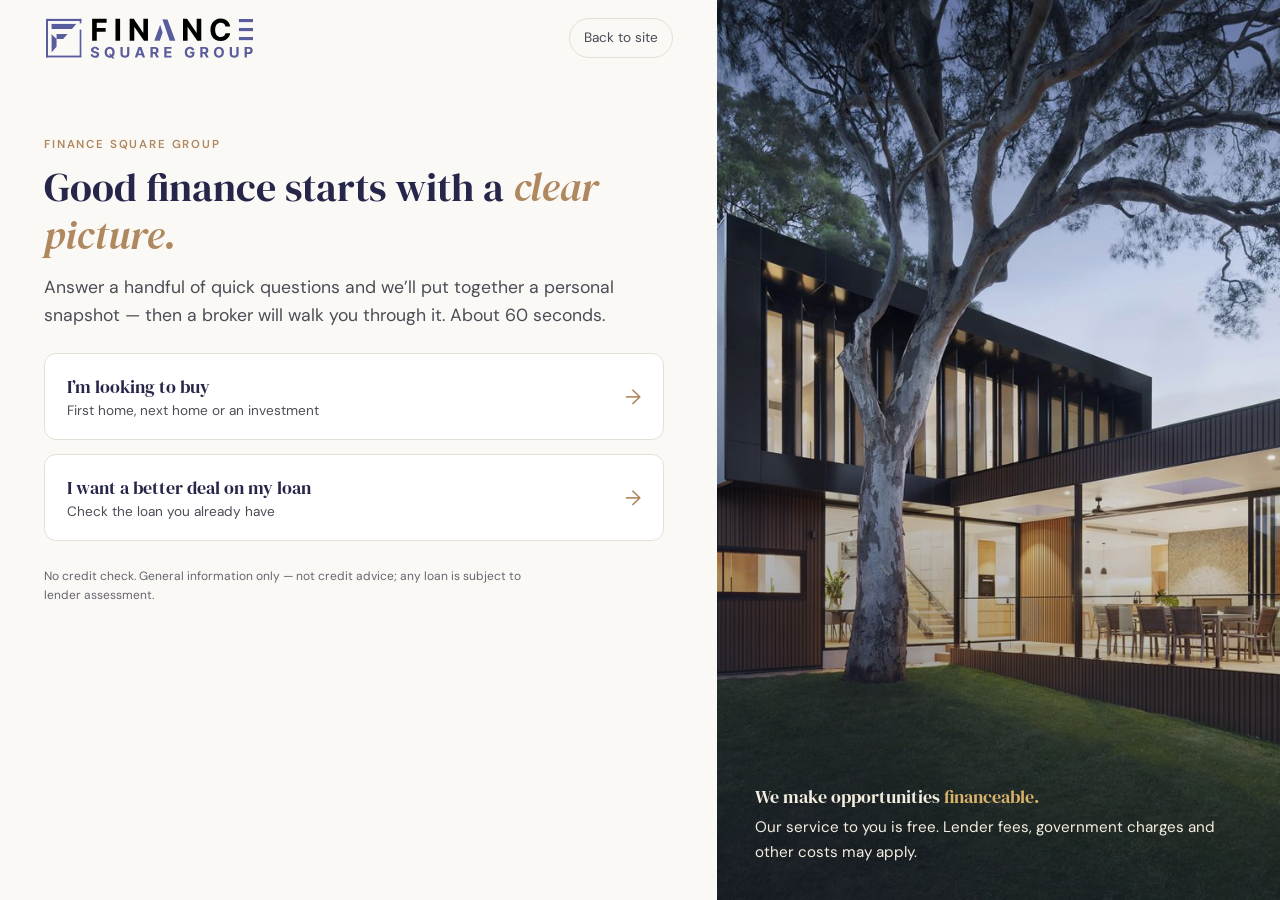
<file: get-started.html>
<!DOCTYPE html>
<html lang="en-AU">
<head>
  <meta charset="UTF-8">
  <meta name="viewport" content="width=device-width, initial-scale=1.0">
  <title>Get Started | Finance Square Group</title>
  <meta name="description" content="Answer a few quick questions and get a personal finance snapshot — whether you're buying or reviewing the loan you already have. About 60 seconds.">
  <link rel="icon" href="assets/brand/fnsq-logo.svg">
  <link rel="preconnect" href="https://fonts.googleapis.com">
  <link rel="preconnect" href="https://fonts.gstatic.com" crossorigin>
  <link href="https://fonts.googleapis.com/css2?family=DM+Sans:wght@400;500;600;700;800&family=DM+Serif+Display:ital@0;1&display=swap" rel="stylesheet">
  <link rel="stylesheet" href="css/start.css">
</head>
<body class="st-page">
  <div class="st-shell">
    <div class="st-col">
      <header class="st-head">
        <a class="st-logo" href="index.html" aria-label="Finance Square Group home"><img src="assets/brand/fnsq-logo.svg" alt="Finance Square Group"></a>
        <a class="st-exit" href="index.html">Back to site</a>
      </header>
      <main class="st-main">
        <div id="fsq-start" aria-live="polite"></div>
      </main>
    </div>
    <aside class="st-photo" aria-hidden="true">
      <img src="assets/img/home-hero-1600.jpg" srcset="assets/img/home-hero-1600.jpg 1600w, assets/img/home-hero-4k.jpg 3840w" sizes="44vw" alt="">
      <div class="st-photo-quote">
        <strong>We make opportunities <span class="gold">financeable.</span></strong>
        Our service to you is free. Lender fees, government charges and other costs may apply.
      </div>
    </aside>
  </div>
  <script src="js/start.js"></script>
</body>
</html>
</file>
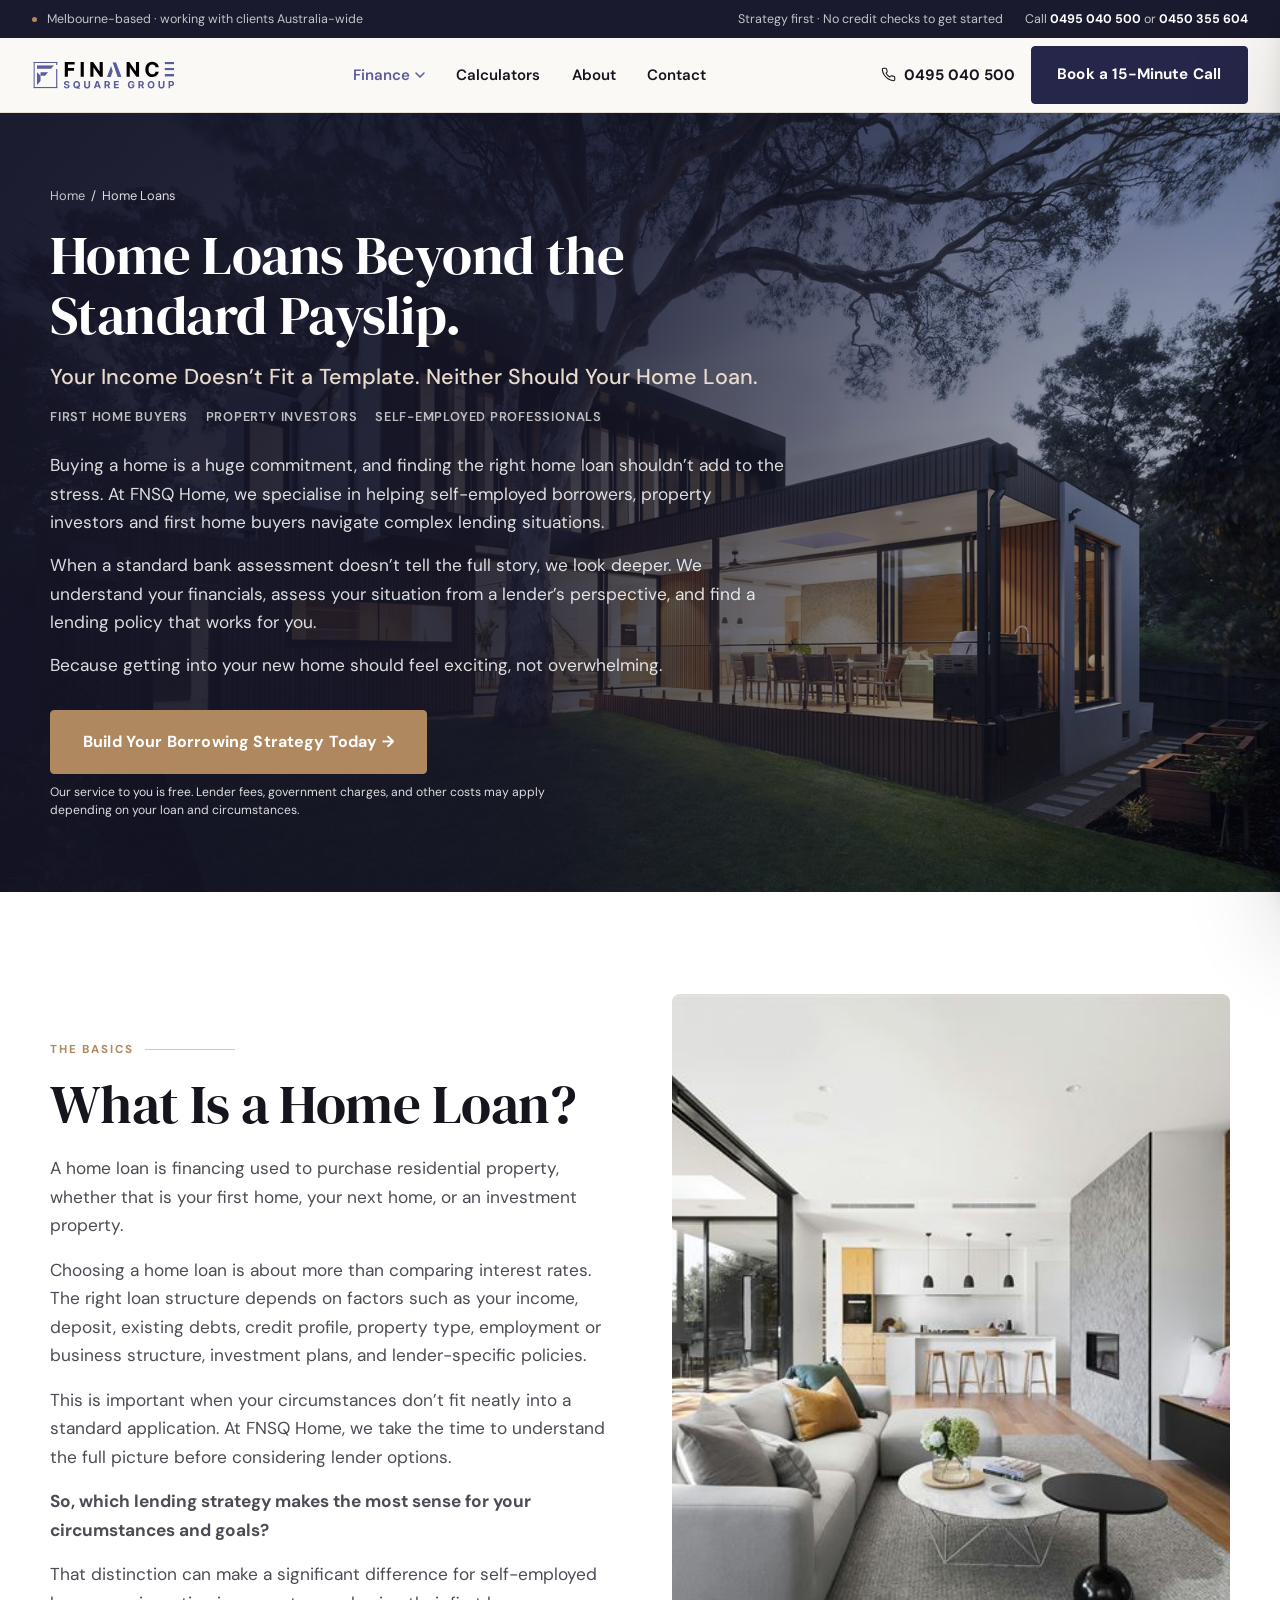
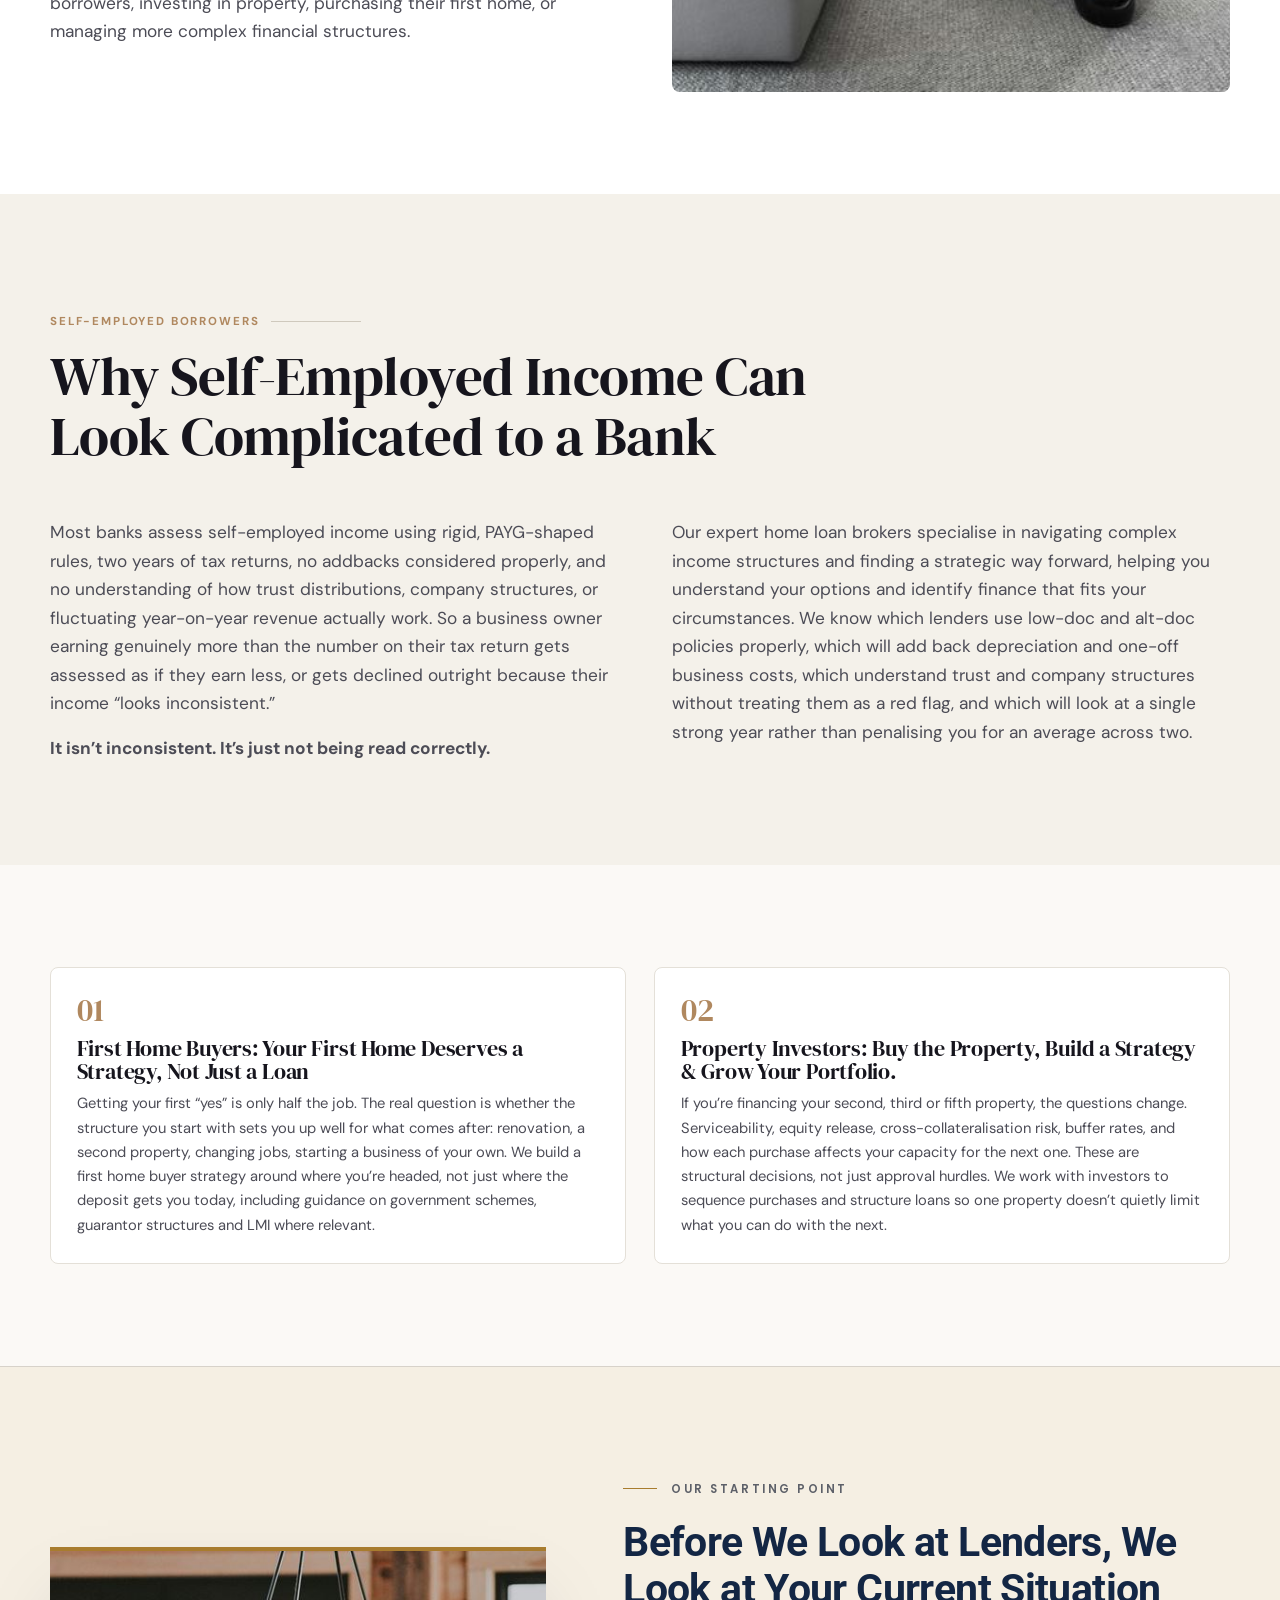
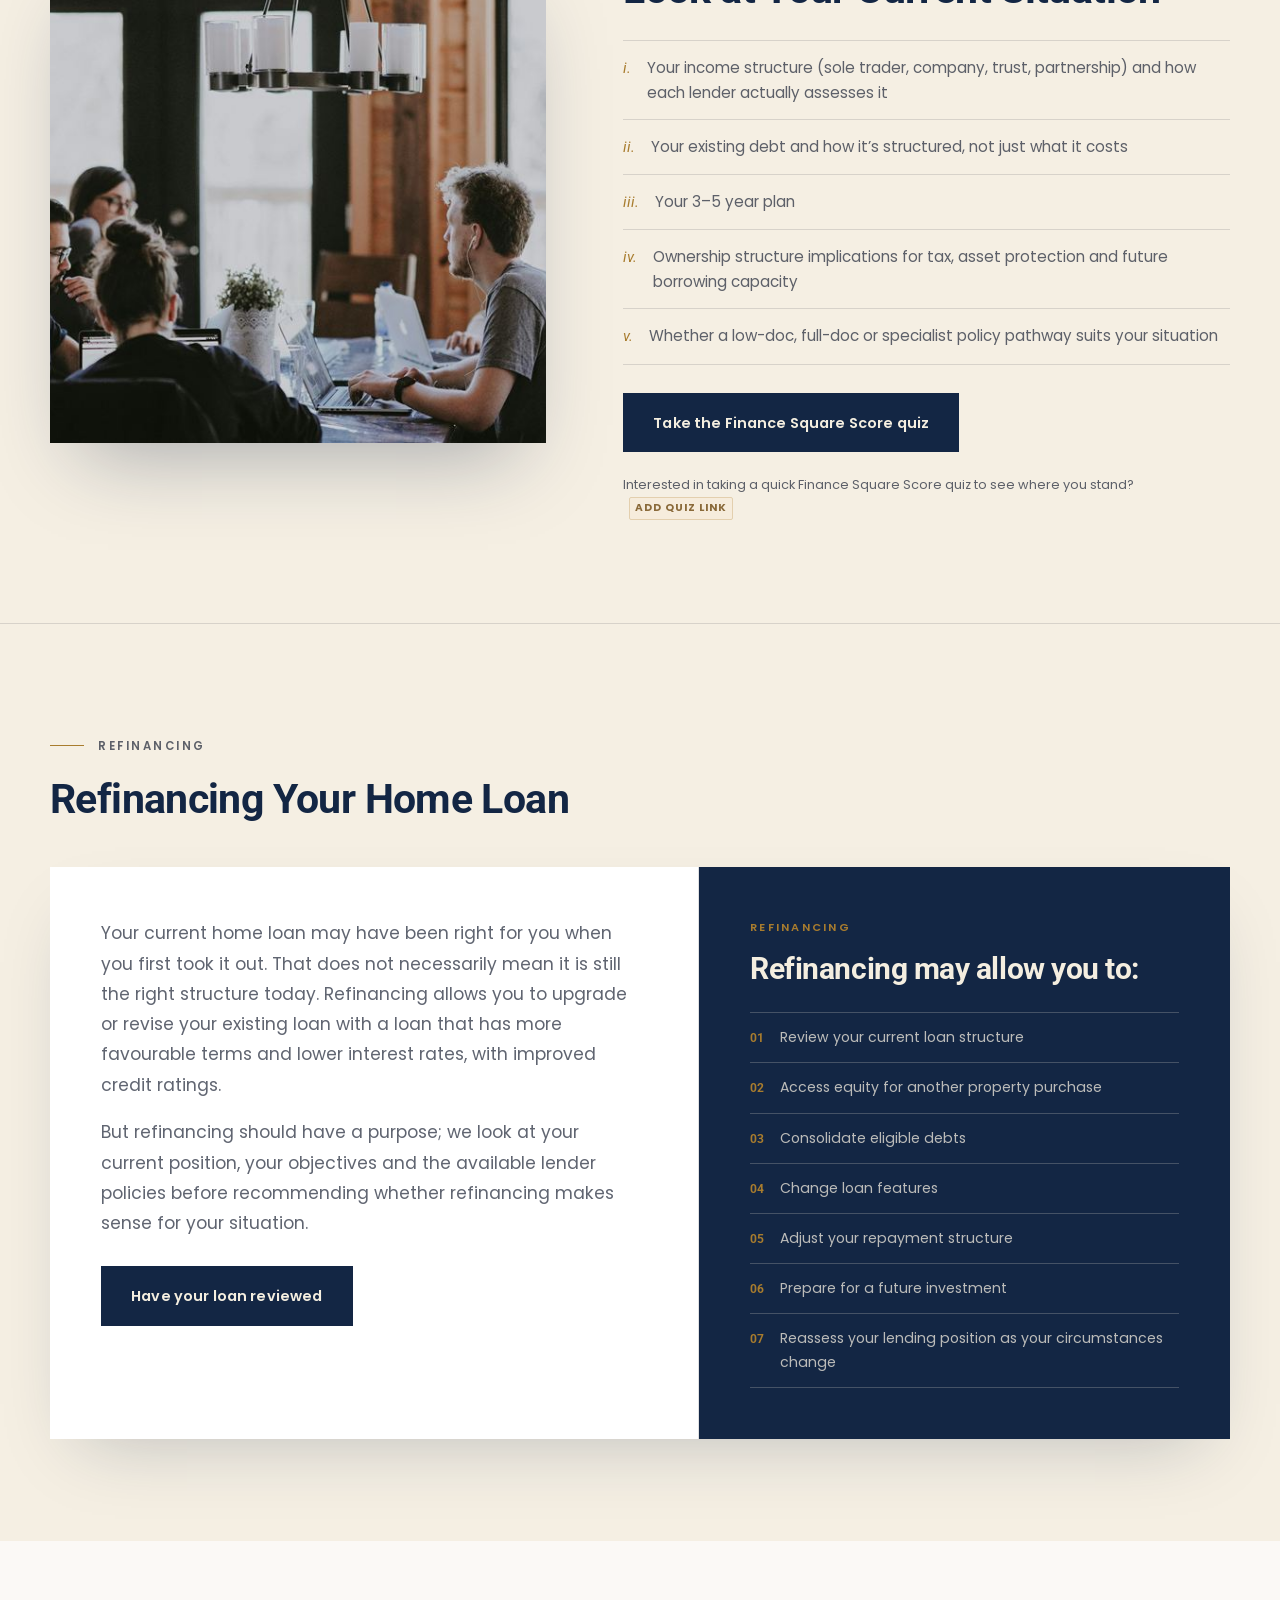
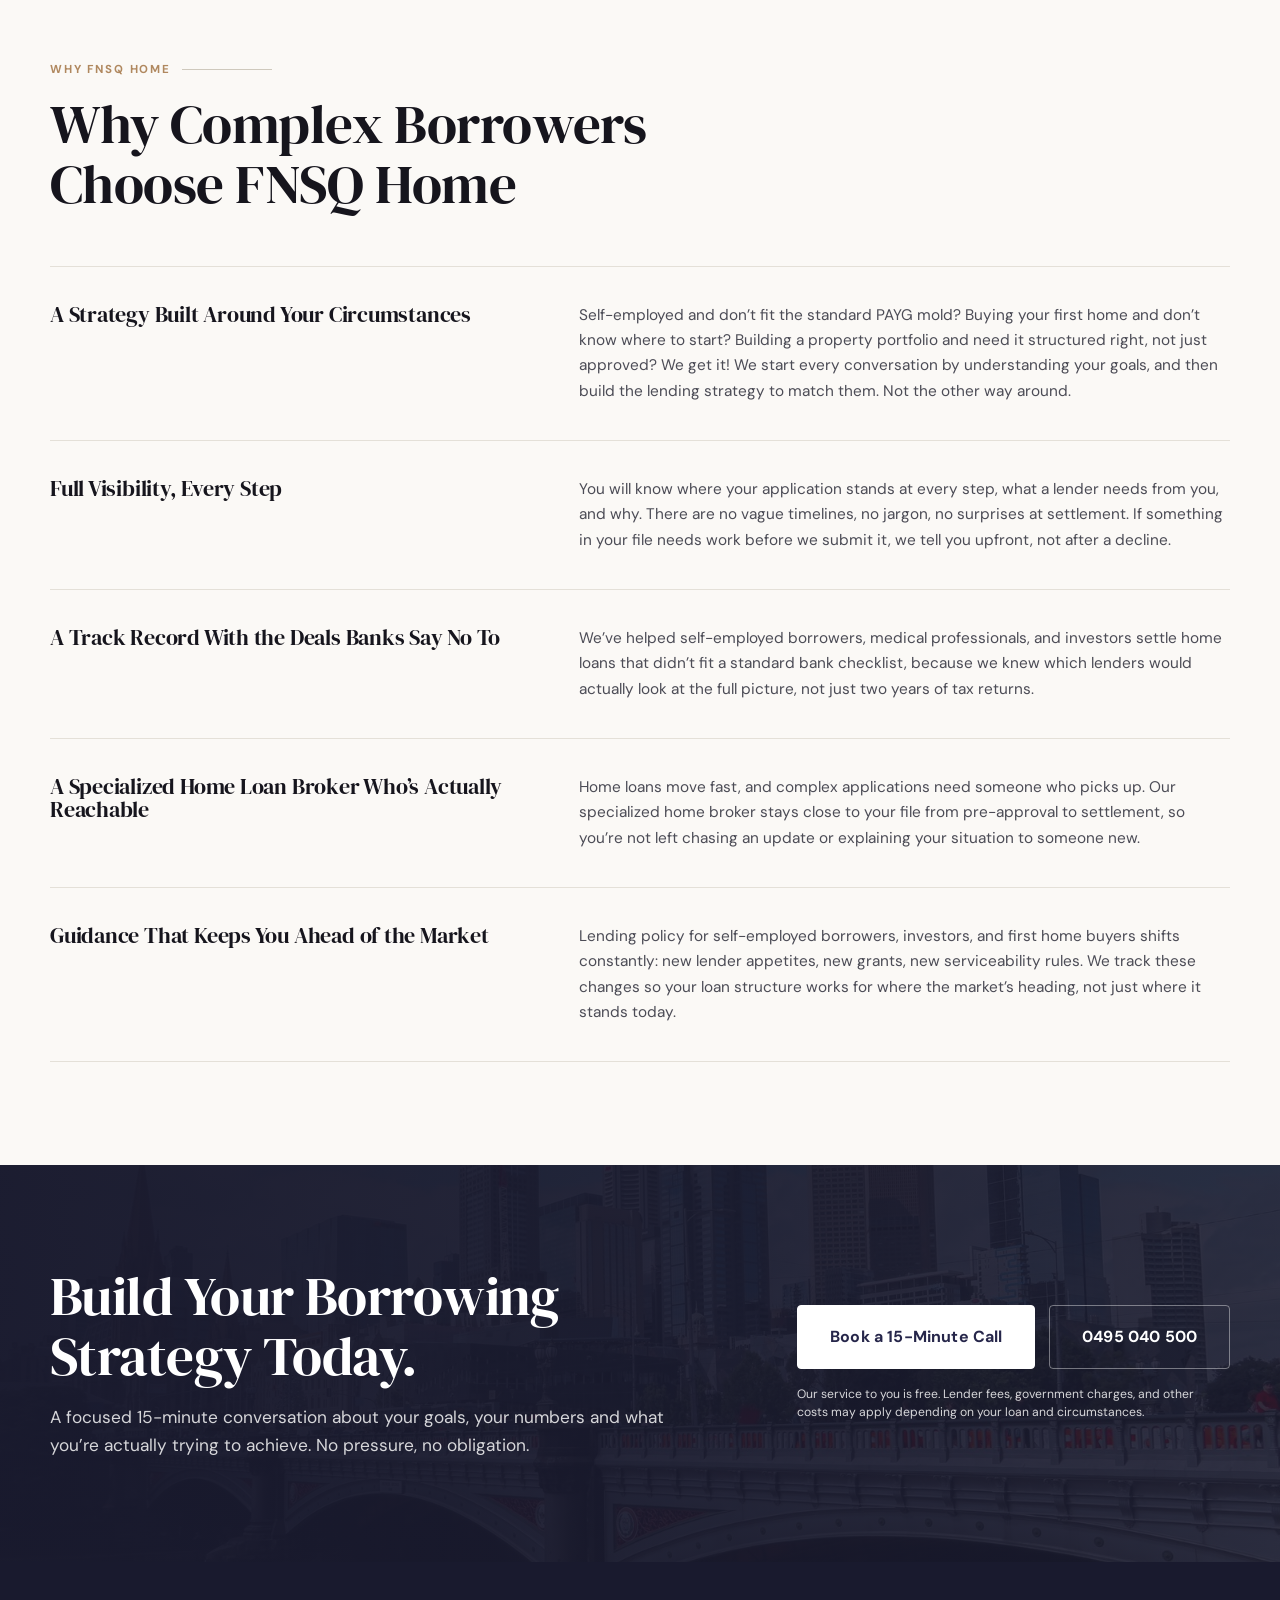
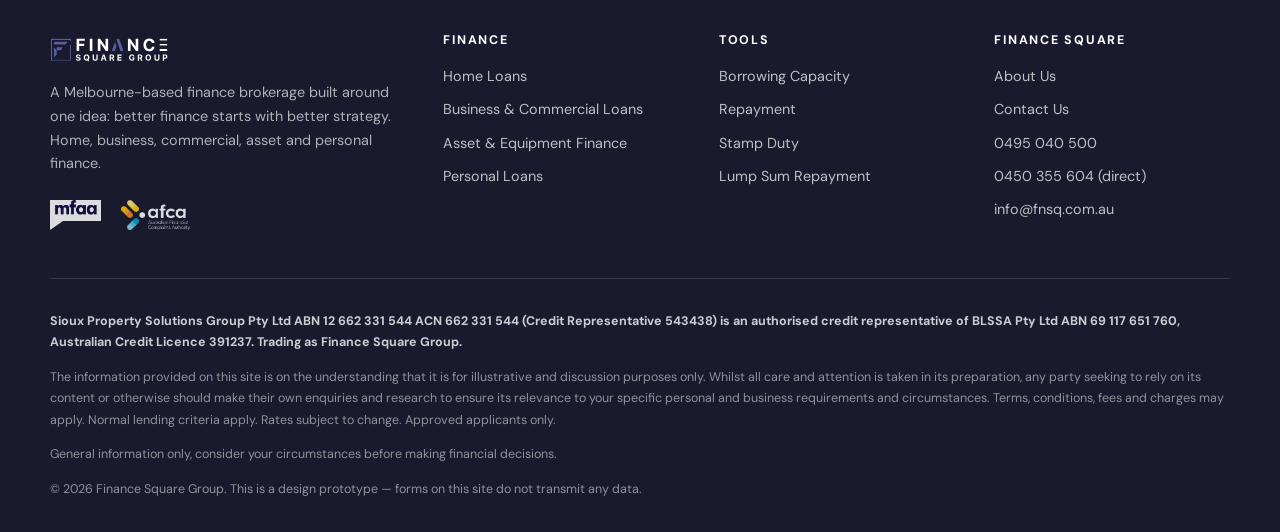
<file: home-loans.html>
<!DOCTYPE html>
<html lang="en-AU">
<head>
<meta charset="utf-8">
<meta name="viewport" content="width=device-width, initial-scale=1">
<title>Self-Employed Home Loans &amp; Investment Property Finance | FNSQ Home</title>
<meta name="description" content="FNSQ Home specialises in home loans for self-employed borrowers, first home buyers, and property investors that banks find hard to assess. Strategy-first, Australia-wide.">
<meta name="keywords" content="home loans Australia, self-employed home loan Australia, home loan for business owners, low doc home loan, investment property finance, investment property loan, first home buyer broker, home loan broker Australia, home loan refinancing, mortgage broker for self-employed">
<link rel="preconnect" href="https://fonts.googleapis.com">
<link rel="preconnect" href="https://fonts.gstatic.com" crossorigin>
<link href="https://fonts.googleapis.com/css2?family=DM+Sans:wght@400;500;600;700;800&family=DM+Serif+Display&family=Poppins:wght@400;500;600&family=Roboto:wght@500;700&display=swap" rel="stylesheet">
<link rel="stylesheet" href="css/styles.css">
<link rel="icon" href="assets/brand/fnsq-logo.svg">
</head>
<body>
<a class="skip" href="#main">Skip to content</a>

<div class="utility">
  <div class="wrap-wide">
    <div class="utility-left"><span class="dot" aria-hidden="true"></span><span>Melbourne-based &middot; working with clients Australia-wide</span></div>
    <div class="utility-right"><span class="hide-md">Strategy first &middot; No credit checks to get started</span><span class="tel">Call <a href="tel:+61495040500">0495 040 500</a><span class="hide-md"> or <a href="tel:+61450355604">0450 355 604</a></span></span></div>
  </div>
</div>

<header class="site-header">
  <div class="wrap-wide">
    <div class="nav">
      <a class="brand" href="index.html" aria-label="Finance Square Group home"><img src="assets/brand/fnsq-logo.svg" alt="Finance Square Group"></a>
      <ul class="nav-main">
        <li>
          <button class="navlink" type="button" data-mega-trigger aria-expanded="false" aria-controls="megaFinance" aria-current="page">
            Finance
            <svg class="chev" width="10" height="6" viewBox="0 0 10 6" fill="none" aria-hidden="true"><path d="M1 1l4 4 4-4" stroke="currentColor" stroke-width="1.5" stroke-linecap="round"/></svg>
          </button>
          <div class="mega" id="megaFinance">
            <a class="mega-item" href="home-loans.html"><strong>Home Loans</strong><span>First home buyers, property investors and self-employed professionals.</span></a>
            <a class="mega-item" href="business-commercial-loans.html"><strong>Business &amp; Commercial Loans</strong><span>Secured and unsecured business finance, office and warehouse loans.</span></a>
            <a class="mega-item" href="asset-equipment-finance.html"><strong>Asset &amp; Equipment Finance</strong><span>Truck loans, car loans and equipment loans across every industry.</span></a>
            <a class="mega-item" href="personal-loans.html"><strong>Personal Loans</strong><span>Structured so it still protects your next mortgage or business loan.</span></a>
            <p class="mega-foot">Not sure which one you need? <a class="arrowlink" href="get-started.html">Book a 15-minute call</a> &mdash; our service to you is free, but other fees and lender charges may apply.</p>
          </div>
        </li>
        <li><a class="navlink" href="calculators.html">Calculators</a></li>
        <li><a class="navlink" href="about.html">About</a></li>
        <li><a class="navlink" href="contact.html">Contact</a></li>
      </ul>
      <div class="nav-cta">
        <a class="nav-tel" href="tel:+61495040500"><svg width="15" height="15" viewBox="0 0 24 24" fill="none" aria-hidden="true"><path d="M22 16.9v3a2 2 0 01-2.2 2 19.8 19.8 0 01-8.6-3.1 19.5 19.5 0 01-6-6A19.8 19.8 0 012.1 4.2 2 2 0 014.1 2h3a2 2 0 012 1.7c.1 1 .4 1.9.7 2.8a2 2 0 01-.5 2.1L8.1 9.9a16 16 0 006 6l1.3-1.2a2 2 0 012.1-.5c.9.3 1.8.6 2.8.7a2 2 0 011.7 2z" stroke="currentColor" stroke-width="1.7" stroke-linejoin="round"/></svg><span class="telnum">0495 040 500</span></a>
        <a class="btn" href="get-started.html">Book a 15-Minute Call</a>
        <button class="burger" id="burger" type="button" aria-expanded="false" aria-controls="drawer" aria-label="Open menu"><span></span></button>
      </div>
    </div>
  </div>
</header>

<div class="scrim" id="scrim"></div>
<aside class="drawer" id="drawer" aria-label="Menu">
  <div class="drawer-top">
    <img src="assets/brand/fnsq-logo.svg" alt="Finance Square Group">
    <button class="drawer-close" id="drawerClose" type="button" aria-label="Close menu">&times;</button>
  </div>
  <nav>
    <a href="index.html">Home</a>
    <a href="home-loans.html">Home Loans</a>
    <a href="business-commercial-loans.html">Business &amp; Commercial Loans</a>
    <a href="asset-equipment-finance.html">Asset &amp; Equipment Finance</a>
    <a href="personal-loans.html">Personal Loans</a>
    <a href="calculators.html">Calculators</a>
    <a href="about.html">About</a>
    <a href="contact.html">Contact</a>
  </nav>
  <div class="drawer-foot">
    <a class="btn btn--block" href="get-started.html">Book a 15-Minute Call</a>
    <p class="freenote">Our service to you is free. Lender fees, government charges, and other costs may apply depending on your loan and circumstances.</p>
  </div>
</aside>

<main id="main">

  <!-- ============================= HERO =============================== -->
  <section class="phero" data-hero>
    <div class="phero-media">
      <img src="assets/img/home-hero-1600.jpg" srcset="assets/img/home-hero-800.jpg 800w, assets/img/home-hero-1600.jpg 1600w, assets/img/home-hero-4k.jpg 3840w" sizes="100vw" alt="A contemporary Australian home" fetchpriority="high" width="3840" height="2560">
    </div>
    <div class="wrap">
      <div class="phero-inner">
        <p class="crumbs"><a href="index.html">Home</a> &nbsp;/&nbsp; Home Loans</p>
        <h1>Home Loans Beyond the Standard Payslip.</h1>
        <p class="sub">Your Income Doesn&rsquo;t Fit a Template. Neither Should Your Home Loan.</p>
        <p class="oneliner"><span>First Home Buyers</span><span>Property Investors</span><span>Self-Employed Professionals</span></p>
        <p>Buying a home is a huge commitment, and finding the right home loan shouldn&rsquo;t add to the stress. At FNSQ Home, we specialise in helping self-employed borrowers, property investors and first home buyers navigate complex lending situations.</p>
        <p>When a standard bank assessment doesn&rsquo;t tell the full story, we look deeper. We understand your financials, assess your situation from a lender&rsquo;s perspective, and find a lending policy that works for you.</p>
        <p>Because getting into your new home should feel exciting, not overwhelming.</p>
        <div class="btn-row">
          <a class="btn btn--tan btn--lg" href="contact.html">Build Your Borrowing Strategy Today &rarr;</a>
        </div>
        <p class="freenote freenote--dark">Our service to you is free. Lender fees, government charges, and other costs may apply depending on your loan and circumstances.</p>
      </div>
    </div>
  </section>

  <!-- ======================= WHAT IS A HOME LOAN ====================== -->
  <section class="section section--white">
    <div class="wrap">
      <div class="split">
        <div>
          <p class="eyebrow">The basics</p>
          <h2>What Is a Home Loan?</h2>
          <div class="prose" style="margin-top:1.25rem">
            <p>A home loan is financing used to purchase residential property, whether that is your first home, your next home, or an investment property.</p>
            <p>Choosing a home loan is about more than comparing interest rates. The right loan structure depends on factors such as your income, deposit, existing debts, credit profile, property type, employment or business structure, investment plans, and lender-specific policies.</p>
            <p>This is important when your circumstances don&rsquo;t fit neatly into a standard application. At FNSQ Home, we take the time to understand the full picture before considering lender options.</p>
            <p><strong>So, which lending strategy makes the most sense for your circumstances and goals?</strong></p>
            <p>That distinction can make a significant difference for self-employed borrowers, investing in property, purchasing their first home, or managing more complex financial structures.</p>
          </div>
        </div>
        <div class="split-media reveal">
          <img src="assets/img/interior-open-1600.jpg" srcset="assets/img/interior-open-800.jpg 800w, assets/img/interior-open-1600.jpg 1600w" sizes="(max-width:880px) 100vw, 46vw" alt="Open-plan living area of a modern home" loading="lazy" width="3840" height="2611">
        </div>
      </div>
    </div>
  </section>

  <!-- ==================== SELF-EMPLOYED INCOME ======================= -->
  <section class="section section--paper2">
    <div class="wrap">
      <div class="section-head">
        <p class="eyebrow">Self-employed borrowers</p>
        <h2>Why Self-Employed Income Can Look Complicated to a Bank</h2>
      </div>
      <div class="split" style="align-items:start">
        <div class="prose">
          <p>Most banks assess self-employed income using rigid, PAYG-shaped rules, two years of tax returns, no addbacks considered properly, and no understanding of how trust distributions, company structures, or fluctuating year-on-year revenue actually work. So a business owner earning genuinely more than the number on their tax return gets assessed as if they earn less, or gets declined outright because their income &ldquo;looks inconsistent.&rdquo;</p>
          <p><strong>It isn&rsquo;t inconsistent. It&rsquo;s just not being read correctly.</strong></p>
        </div>
        <div class="prose">
          <p>Our expert home loan brokers specialise in navigating complex income structures and finding a strategic way forward, helping you understand your options and identify finance that fits your circumstances. We know which lenders use low-doc and alt-doc policies properly, which will add back depreciation and one-off business costs, which understand trust and company structures without treating them as a red flag, and which will look at a single strong year rather than penalising you for an average across two.</p>
        </div>
      </div>
    </div>
  </section>

  <!-- ==================== FIRST HOME BUYERS / INVESTORS =============== -->
  <section class="section">
    <div class="wrap">
      <div class="grid grid-2">
        <div class="icard reveal">
          <span class="num">01</span>
          <h3>First Home Buyers: Your First Home Deserves a Strategy, Not Just a Loan</h3>
          <p>Getting your first &ldquo;yes&rdquo; is only half the job. The real question is whether the structure you start with sets you up well for what comes after: renovation, a second property, changing jobs, starting a business of your own. We build a first home buyer strategy around where you&rsquo;re headed, not just where the deposit gets you today, including guidance on government schemes, guarantor structures and LMI where relevant.</p>
        </div>
        <div class="icard reveal">
          <span class="num">02</span>
          <h3>Property Investors: Buy the Property, Build a Strategy &amp; Grow Your Portfolio.</h3>
          <p>If you&rsquo;re financing your second, third or fifth property, the questions change. Serviceability, equity release, cross-collateralisation risk, buffer rates, and how each purchase affects your capacity for the next one. These are structural decisions, not just approval hurdles. We work with investors to sequence purchases and structure loans so one property doesn&rsquo;t quietly limit what you can do with the next.</p>
        </div>
      </div>
    </div>
  </section>

  <!-- ================== BEFORE WE LOOK AT LENDERS ==================== -->
  <section class="section pn pn-split">
    <div class="wrap">
      <div class="pn-split-grid">
        <div class="pn-photo reveal">
          <img src="assets/img/meeting-1600.jpg" srcset="assets/img/meeting-800.jpg 800w, assets/img/meeting-1600.jpg 1600w" sizes="(max-width:900px) 100vw, 42vw" alt="A working session around a table" loading="lazy" width="3840" height="2520">
        </div>
        <div class="reveal">
          <p class="pn-eyebrow">Our starting point</p>
          <h2 style="margin:20px 0 6px">Before We Look at Lenders, We Look at Your Current Situation</h2>
          <ul class="pn-list">
            <li><span class="n" aria-hidden="true">i.</span><span>Your income structure (sole trader, company, trust, partnership) and how each lender actually assesses it</span></li>
            <li><span class="n" aria-hidden="true">ii.</span><span>Your existing debt and how it&rsquo;s structured, not just what it costs</span></li>
            <li><span class="n" aria-hidden="true">iii.</span><span>Your 3&ndash;5 year plan</span></li>
            <li><span class="n" aria-hidden="true">iv.</span><span>Ownership structure implications for tax, asset protection and future borrowing capacity</span></li>
            <li><span class="n" aria-hidden="true">v.</span><span>Whether a low-doc, full-doc or specialist policy pathway suits your situation</span></li>
          </ul>
          <div class="btn-row" style="margin-top:1.75rem">
            <a class="pn-btn" href="quiz.html">Take the Finance Square Score quiz</a>
          </div>
          <p class="pn-note">Interested in taking a quick Finance Square Score quiz to see where you stand? <span class="verify">add quiz link</span></p>
        </div>
      </div>
    </div>
  </section>

  <!-- ========================= REFINANCING ============================ -->
  <section class="section pn pn-band">
    <div class="wrap">
      <div class="reveal" style="max-width:680px;margin-bottom:44px">
        <p class="pn-eyebrow">Refinancing</p>
        <h2 style="margin-top:20px">Refinancing Your Home Loan</h2>
      </div>
      <div class="pn-card reveal">
        <div class="pn-card-in">
          <div class="prose">
            <p>Your current home loan may have been right for you when you first took it out. That does not necessarily mean it is still the right structure today. Refinancing allows you to upgrade or revise your existing loan with a loan that has more favourable terms and lower interest rates, with improved credit ratings.</p>
            <p>But refinancing should have a purpose; we look at your current position, your objectives and the available lender policies before recommending whether refinancing makes sense for your situation.</p>
          </div>
          <div class="btn-row" style="margin-top:1.75rem">
            <a class="pn-btn" href="contact.html">Have your loan reviewed</a>
          </div>
        </div>
        <div class="pn-card-out">
          <span class="ok">Refinancing</span>
          <h3>Refinancing may allow you to:</h3>
          <ul class="pn-rows">
            <li><span class="n" aria-hidden="true">01</span><span>Review your current loan structure</span></li>
            <li><span class="n" aria-hidden="true">02</span><span>Access equity for another property purchase</span></li>
            <li><span class="n" aria-hidden="true">03</span><span>Consolidate eligible debts</span></li>
            <li><span class="n" aria-hidden="true">04</span><span>Change loan features</span></li>
            <li><span class="n" aria-hidden="true">05</span><span>Adjust your repayment structure</span></li>
            <li><span class="n" aria-hidden="true">06</span><span>Prepare for a future investment</span></li>
            <li><span class="n" aria-hidden="true">07</span><span>Reassess your lending position as your circumstances change</span></li>
          </ul>
        </div>
      </div>
    </div>
  </section>

  <!-- ================= WHY COMPLEX BORROWERS CHOOSE US =============== -->
  <section class="section">
    <div class="wrap">
      <div class="section-head">
        <p class="eyebrow">Why FNSQ Home</p>
        <h2>Why Complex Borrowers Choose FNSQ Home</h2>
      </div>
      <div class="vrows">
        <div class="vrow"><h3>A Strategy Built Around Your Circumstances</h3><p>Self-employed and don&rsquo;t fit the standard PAYG mold? Buying your first home and don&rsquo;t know where to start? Building a property portfolio and need it structured right, not just approved? We get it! We start every conversation by understanding your goals, and then build the lending strategy to match them. Not the other way around.</p></div>
        <div class="vrow"><h3>Full Visibility, Every Step</h3><p>You will know where your application stands at every step, what a lender needs from you, and why. There are no vague timelines, no jargon, no surprises at settlement. If something in your file needs work before we submit it, we tell you upfront, not after a decline.</p></div>
        <div class="vrow"><h3>A Track Record With the Deals Banks Say No To</h3><p>We&rsquo;ve helped self-employed borrowers, medical professionals, and investors settle home loans that didn&rsquo;t fit a standard bank checklist, because we knew which lenders would actually look at the full picture, not just two years of tax returns.</p></div>
        <div class="vrow"><h3>A Specialized Home Loan Broker Who&rsquo;s Actually Reachable</h3><p>Home loans move fast, and complex applications need someone who picks up. Our specialized home broker stays close to your file from pre-approval to settlement, so you&rsquo;re not left chasing an update or explaining your situation to someone new.</p></div>
        <div class="vrow"><h3>Guidance That Keeps You Ahead of the Market</h3><p>Lending policy for self-employed borrowers, investors, and first home buyers shifts constantly: new lender appetites, new grants, new serviceability rules. We track these changes so your loan structure works for where the market&rsquo;s heading, not just where it stands today.</p></div>
      </div>
    </div>
  </section>

  <!-- ============================ CTA BAND ============================ -->
  <section class="ctaband section">
    <img class="bg" src="assets/img/melbourne-city-1600.jpg" srcset="assets/img/melbourne-city-800.jpg 800w, assets/img/melbourne-city-1600.jpg 1600w" sizes="100vw" alt="" loading="lazy">
    <div class="wrap">
      <div class="inner">
        <div>
          <h2>Build Your Borrowing Strategy Today.</h2>
          <p>A focused 15-minute conversation about your goals, your numbers and what you&rsquo;re actually trying to achieve. No pressure, no obligation.</p>
        </div>
        <div>
          <div class="btn-row">
            <a class="btn btn--onDark btn--lg" href="get-started.html">Book a 15-Minute Call</a>
            <a class="btn btn--ghostDark btn--lg" href="tel:+61495040500">0495 040 500</a>
          </div>
          <p class="freenote freenote--dark">Our service to you is free. Lender fees, government charges, and other costs may apply depending on your loan and circumstances.</p>
        </div>
      </div>
    </div>
  </section>
</main>

<footer class="site-footer">
  <div class="wrap">
    <div class="footer-grid">
      <div>
        <div class="footer-logo"><img src="assets/brand/fnsq-logo-white.svg" alt="Finance Square Group"></div>
        <p>A Melbourne-based finance brokerage built around one idea: better finance starts with better strategy. Home, business, commercial, asset and personal finance.</p>
        <div class="footer-badges">
          <img src="assets/brand/fnsq-badge-mfaa.png" alt="MFAA member">
          <img src="assets/brand/fnsq-badge-afca.png" alt="AFCA member">
        </div>
      </div>
      <div><h4>Finance</h4><ul>
        <li><a href="home-loans.html">Home Loans</a></li>
        <li><a href="business-commercial-loans.html">Business &amp; Commercial Loans</a></li>
        <li><a href="asset-equipment-finance.html">Asset &amp; Equipment Finance</a></li>
        <li><a href="personal-loans.html">Personal Loans</a></li>
      </ul></div>
      <div><h4>Tools</h4><ul>
        <li><a href="calculators.html">Borrowing Capacity</a></li>
        <li><a href="calculators.html">Repayment</a></li>
        <li><a href="calculators.html">Stamp Duty</a></li>
        <li><a href="calculators.html">Lump Sum Repayment</a></li>
      </ul></div>
      <div><h4>Finance Square</h4><ul>
        <li><a href="about.html">About Us</a></li>
        <li><a href="contact.html">Contact Us</a></li>
        <li><a href="tel:+61495040500">0495 040 500</a></li><li><a href="tel:+61450355604">0450 355 604 (direct)</a></li>
        <li><a href="mailto:info@fnsq.com.au">info@fnsq.com.au</a></li>
      </ul></div>
    </div>
    <div class="legal legalblock">
      <p><strong>Sioux Property Solutions Group Pty Ltd ABN 12 662 331 544 ACN 662 331 544 (Credit Representative 543438) is an authorised credit representative of BLSSA Pty Ltd ABN 69 117 651 760, Australian Credit Licence 391237. Trading as Finance Square Group.</strong></p>
      <p>The information provided on this site is on the understanding that it is for illustrative and discussion purposes only. Whilst all care and attention is taken in its preparation, any party seeking to rely on its content or otherwise should make their own enquiries and research to ensure its relevance to your specific personal and business requirements and circumstances. Terms, conditions, fees and charges may apply. Normal lending criteria apply. Rates subject to change. Approved applicants only.</p>
      <p>General information only, consider your circumstances before making financial decisions.</p>
      <p>&copy; <span id="year">2026</span> Finance Square Group. This is a design prototype &mdash; forms on this site do not transmit any data.</p>
    </div>
  </div>
</footer>

<div class="mobilebar" id="mobilebar">
  <a class="btn btn--ghost" href="tel:+61495040500">Call now</a>
  <a class="btn" href="get-started.html">Book a call</a>
</div>

<script src="js/site.js"></script>
</body>
</html>
</file>
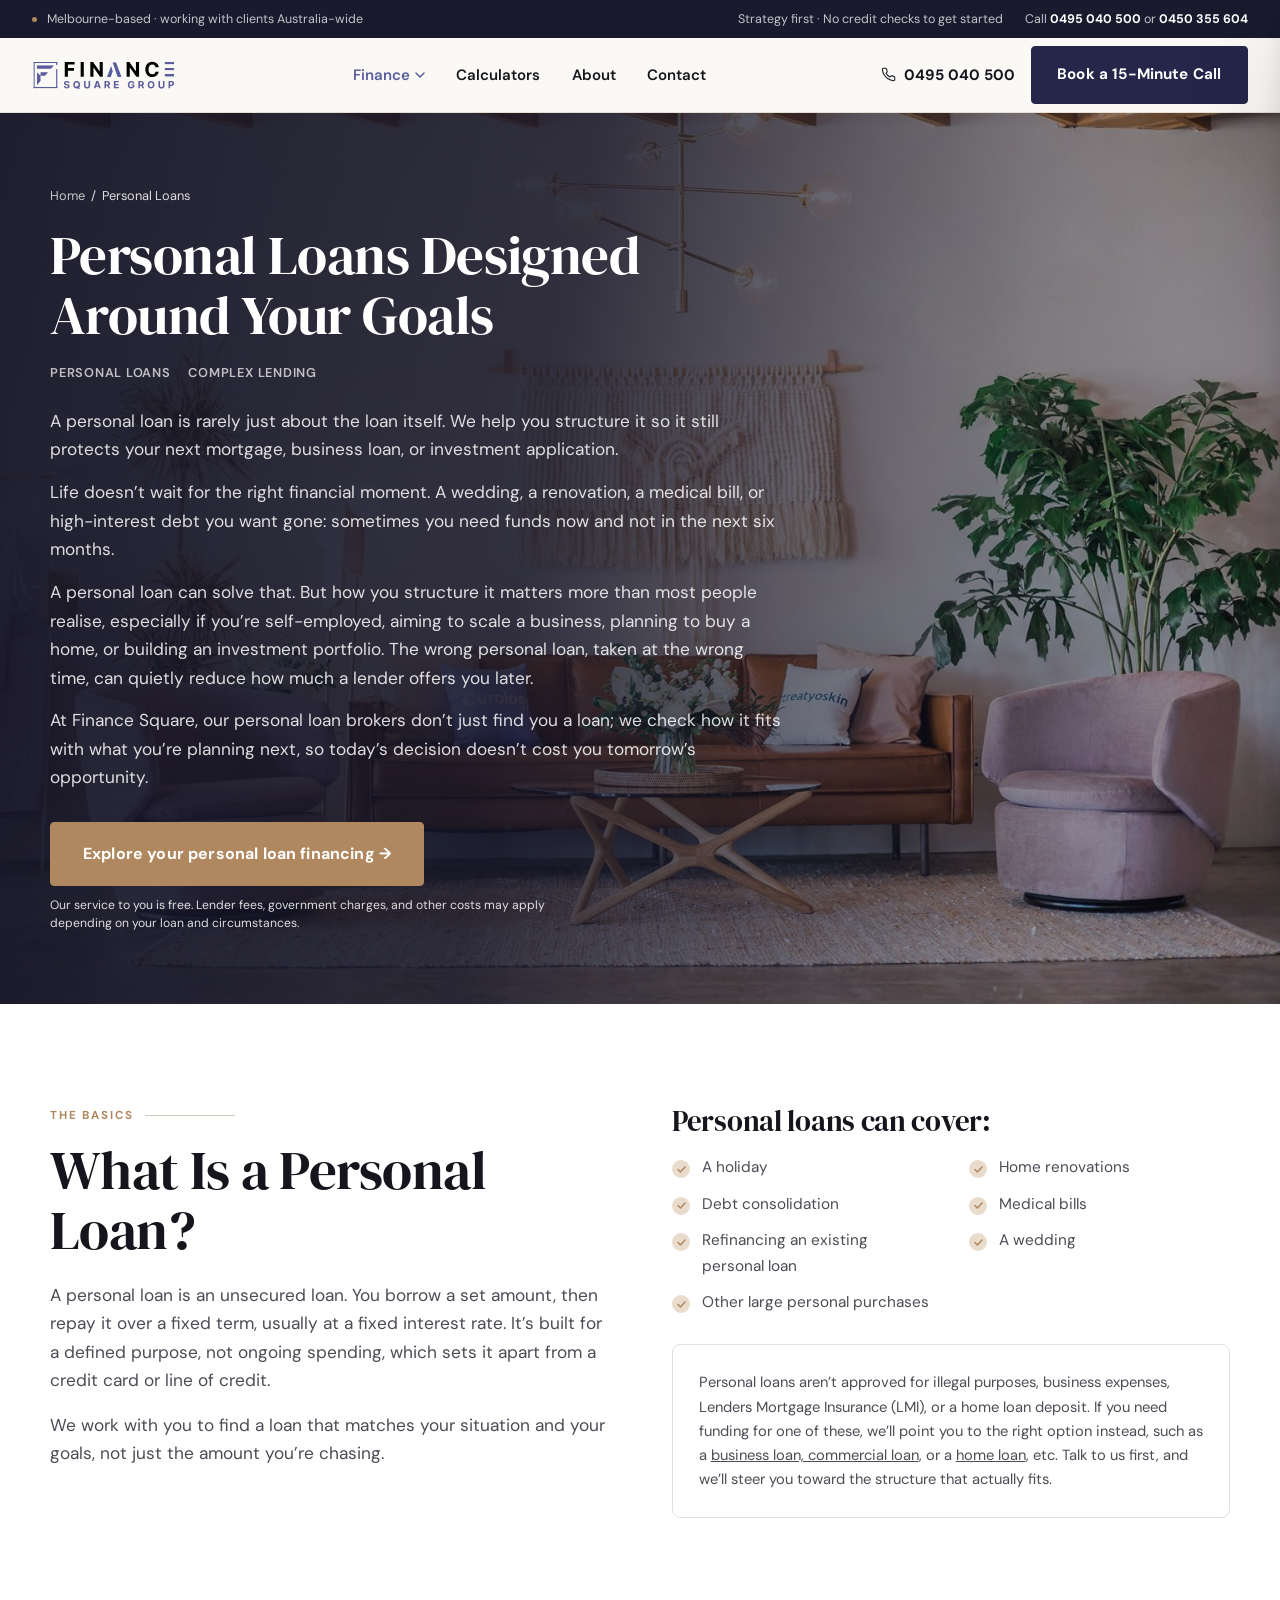
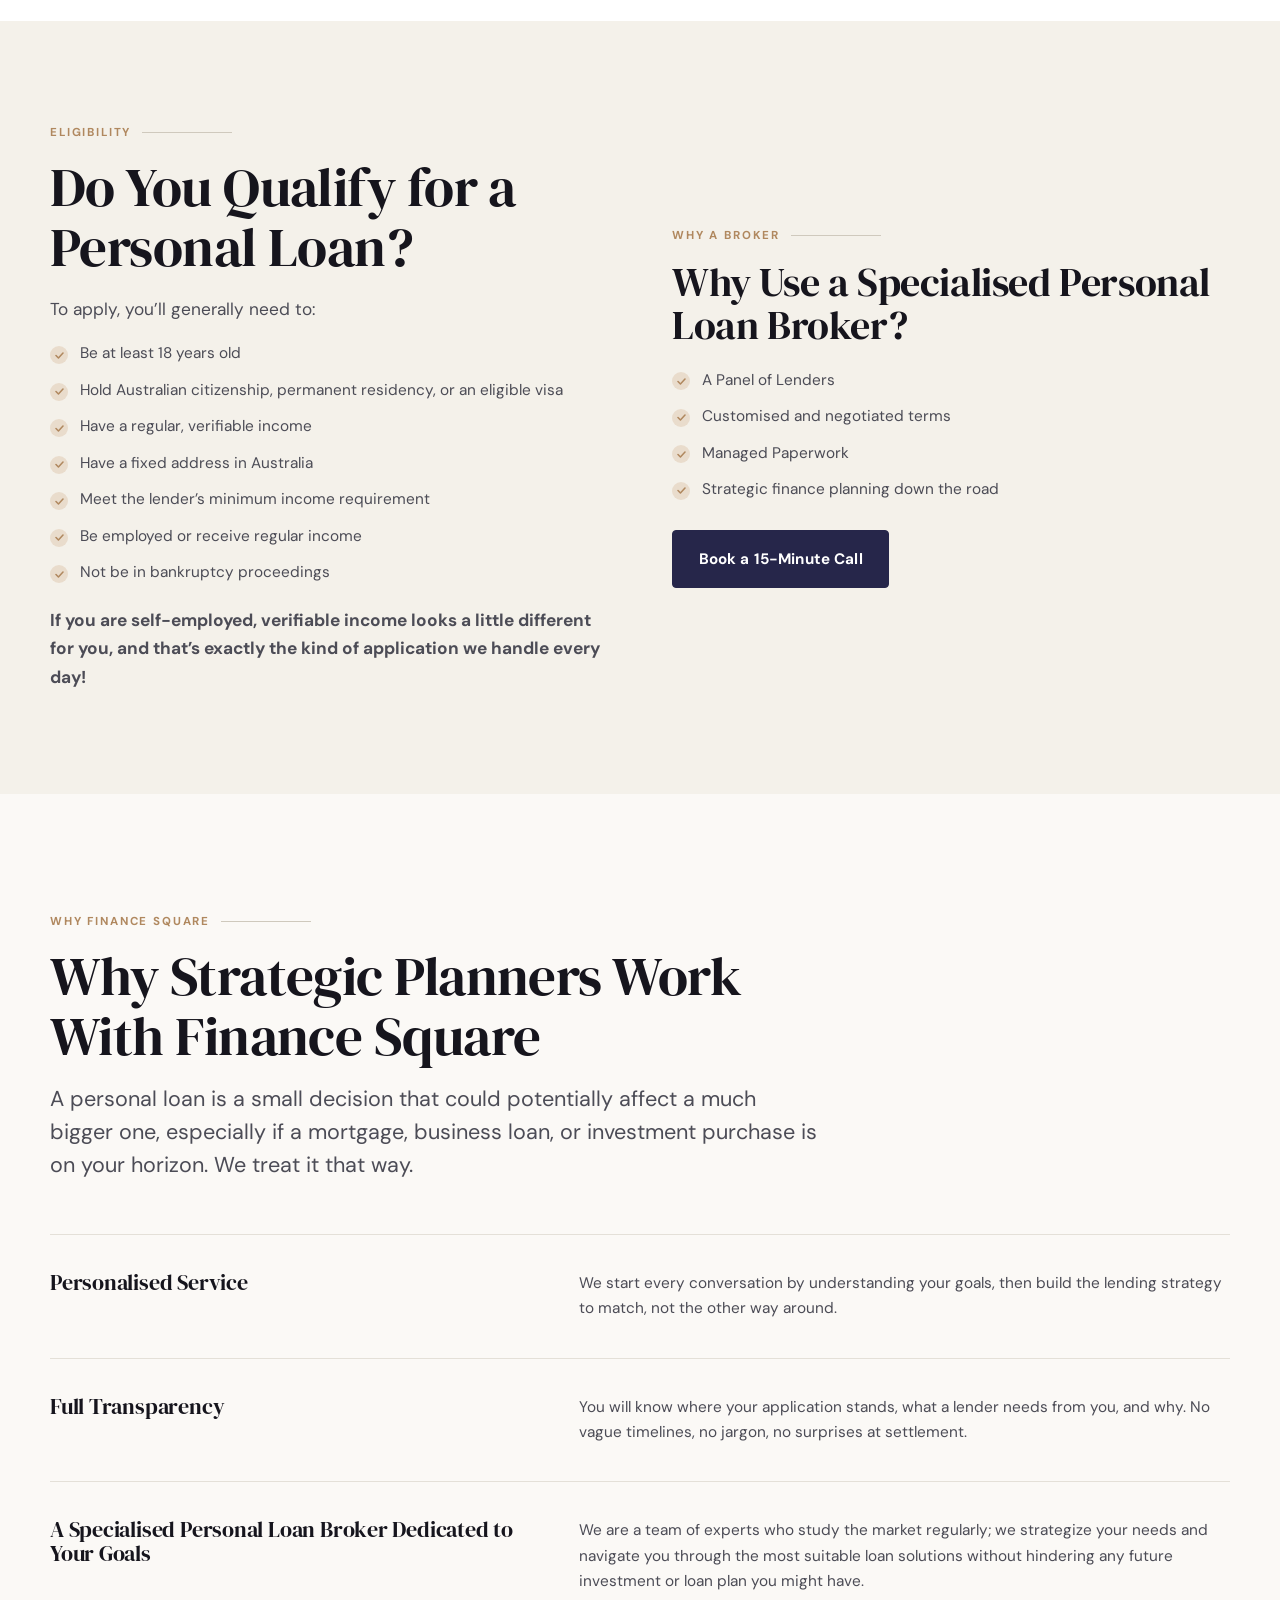
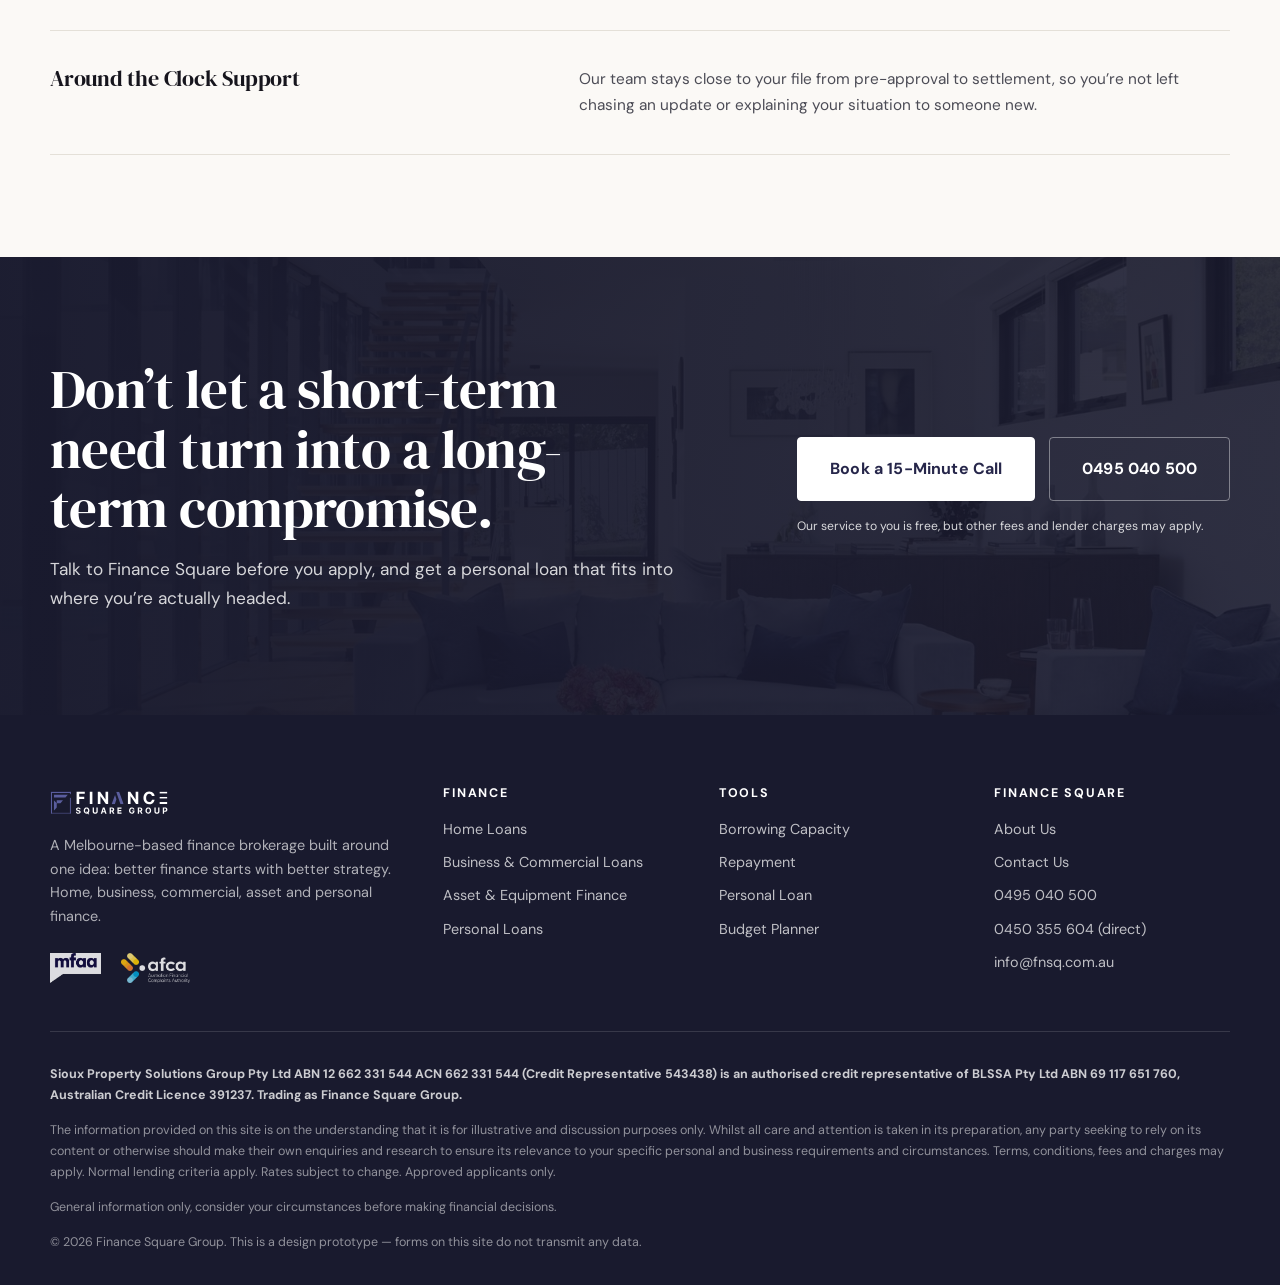
<file: personal-loans.html>
<!DOCTYPE html>
<html lang="en-AU">
<head>
<meta charset="utf-8">
<meta name="viewport" content="width=device-width, initial-scale=1">
<title>Personal Loans Australia | Finance Square</title>
<meta name="description" content="Personal loan for debt consolidation, renovations, or a big expense. Finance Square structures it so it doesn't limit your next mortgage or business loan.">
<meta name="keywords" content="personal loan broker Australia, unsecured personal loan Australia, debt consolidation loan, personal loan for self-employed">
<link rel="preconnect" href="https://fonts.googleapis.com">
<link rel="preconnect" href="https://fonts.gstatic.com" crossorigin>
<link href="https://fonts.googleapis.com/css2?family=DM+Sans:wght@400;500;600;700;800&family=DM+Serif+Display&display=swap" rel="stylesheet">
<link rel="stylesheet" href="css/styles.css">
<link rel="icon" href="assets/brand/fnsq-logo.svg">
</head>
<body>
<a class="skip" href="#main">Skip to content</a>

<div class="utility">
  <div class="wrap-wide">
    <div class="utility-left"><span class="dot" aria-hidden="true"></span><span>Melbourne-based &middot; working with clients Australia-wide</span></div>
    <div class="utility-right"><span class="hide-md">Strategy first &middot; No credit checks to get started</span><span class="tel">Call <a href="tel:+61495040500">0495 040 500</a><span class="hide-md"> or <a href="tel:+61450355604">0450 355 604</a></span></span></div>
  </div>
</div>

<header class="site-header">
  <div class="wrap-wide">
    <div class="nav">
      <a class="brand" href="index.html" aria-label="Finance Square Group home"><img src="assets/brand/fnsq-logo.svg" alt="Finance Square Group"></a>
      <ul class="nav-main">
        <li>
          <button class="navlink" type="button" data-mega-trigger aria-expanded="false" aria-controls="megaFinance" aria-current="page">
            Finance
            <svg class="chev" width="10" height="6" viewBox="0 0 10 6" fill="none" aria-hidden="true"><path d="M1 1l4 4 4-4" stroke="currentColor" stroke-width="1.5" stroke-linecap="round"/></svg>
          </button>
          <div class="mega" id="megaFinance">
            <a class="mega-item" href="home-loans.html"><strong>Home Loans</strong><span>First home buyers, property investors and self-employed professionals.</span></a>
            <a class="mega-item" href="business-commercial-loans.html"><strong>Business &amp; Commercial Loans</strong><span>Secured and unsecured business finance, office and warehouse loans.</span></a>
            <a class="mega-item" href="asset-equipment-finance.html"><strong>Asset &amp; Equipment Finance</strong><span>Truck loans, car loans and equipment loans across every industry.</span></a>
            <a class="mega-item" href="personal-loans.html"><strong>Personal Loans</strong><span>Structured so it still protects your next mortgage or business loan.</span></a>
            <p class="mega-foot">Not sure which one you need? <a class="arrowlink" href="get-started.html">Book a 15-minute call</a> &mdash; our service to you is free, but other fees and lender charges may apply.</p>
          </div>
        </li>
        <li><a class="navlink" href="calculators.html">Calculators</a></li>
        <li><a class="navlink" href="about.html">About</a></li>
        <li><a class="navlink" href="contact.html">Contact</a></li>
      </ul>
      <div class="nav-cta">
        <a class="nav-tel" href="tel:+61495040500"><svg width="15" height="15" viewBox="0 0 24 24" fill="none" aria-hidden="true"><path d="M22 16.9v3a2 2 0 01-2.2 2 19.8 19.8 0 01-8.6-3.1 19.5 19.5 0 01-6-6A19.8 19.8 0 012.1 4.2 2 2 0 014.1 2h3a2 2 0 012 1.7c.1 1 .4 1.9.7 2.8a2 2 0 01-.5 2.1L8.1 9.9a16 16 0 006 6l1.3-1.2a2 2 0 012.1-.5c.9.3 1.8.6 2.8.7a2 2 0 011.7 2z" stroke="currentColor" stroke-width="1.7" stroke-linejoin="round"/></svg><span class="telnum">0495 040 500</span></a>
        <a class="btn" href="get-started.html">Book a 15-Minute Call</a>
        <button class="burger" id="burger" type="button" aria-expanded="false" aria-controls="drawer" aria-label="Open menu"><span></span></button>
      </div>
    </div>
  </div>
</header>

<div class="scrim" id="scrim"></div>
<aside class="drawer" id="drawer" aria-label="Menu">
  <div class="drawer-top">
    <img src="assets/brand/fnsq-logo.svg" alt="Finance Square Group">
    <button class="drawer-close" id="drawerClose" type="button" aria-label="Close menu">&times;</button>
  </div>
  <nav>
    <a href="index.html">Home</a>
    <a href="home-loans.html">Home Loans</a>
    <a href="business-commercial-loans.html">Business &amp; Commercial Loans</a>
    <a href="asset-equipment-finance.html">Asset &amp; Equipment Finance</a>
    <a href="personal-loans.html">Personal Loans</a>
    <a href="calculators.html">Calculators</a>
    <a href="about.html">About</a>
    <a href="contact.html">Contact</a>
  </nav>
  <div class="drawer-foot">
    <a class="btn btn--block" href="get-started.html">Book a 15-Minute Call</a>
    <p class="freenote">Our service to you is free. Lender fees, government charges, and other costs may apply depending on your loan and circumstances.</p>
  </div>
</aside>

<main id="main">

  <!-- ============================= HERO =============================== -->
  <section class="phero" data-hero>
    <div class="phero-media">
      <img src="assets/img/interior-warm-1600.jpg" srcset="assets/img/interior-warm-800.jpg 800w, assets/img/interior-warm-1600.jpg 1600w, assets/img/interior-warm-4k.jpg 3840w" sizes="100vw" alt="A warm, comfortable living room" fetchpriority="high" width="3840" height="2560">
    </div>
    <div class="wrap">
      <div class="phero-inner">
        <p class="crumbs"><a href="index.html">Home</a> &nbsp;/&nbsp; Personal Loans</p>
        <h1>Personal Loans Designed Around Your Goals</h1>
        <p class="oneliner"><span>Personal Loans</span><span>Complex Lending</span></p>
        <p>A personal loan is rarely just about the loan itself. We help you structure it so it still protects your next mortgage, business loan, or investment application.</p>
        <p>Life doesn&rsquo;t wait for the right financial moment. A wedding, a renovation, a medical bill, or high-interest debt you want gone: sometimes you need funds now and not in the next six months.</p>
        <p>A personal loan can solve that. But how you structure it matters more than most people realise, especially if you&rsquo;re self-employed, aiming to scale a business, planning to buy a home, or building an investment portfolio. The wrong personal loan, taken at the wrong time, can quietly reduce how much a lender offers you later.</p>
        <p>At Finance Square, our personal loan brokers don&rsquo;t just find you a loan; we check how it fits with what you&rsquo;re planning next, so today&rsquo;s decision doesn&rsquo;t cost you tomorrow&rsquo;s opportunity.</p>
        <div class="btn-row">
          <a class="btn btn--tan btn--lg" href="contact.html">Explore your personal loan financing &rarr;</a>
        </div>
        <p class="freenote freenote--dark">Our service to you is free. Lender fees, government charges, and other costs may apply depending on your loan and circumstances.</p>
      </div>
    </div>
  </section>

  <!-- ===================== WHAT IS A PERSONAL LOAN ==================== -->
  <section class="section section--white">
    <div class="wrap">
      <div class="split" style="align-items:start">
        <div>
          <p class="eyebrow">The basics</p>
          <h2>What Is a Personal Loan?</h2>
          <div class="prose" style="margin-top:1.25rem">
            <p>A personal loan is an unsecured loan. You borrow a set amount, then repay it over a fixed term, usually at a fixed interest rate. It&rsquo;s built for a defined purpose, not ongoing spending, which sets it apart from a credit card or line of credit.</p>
            <p>We work with you to find a loan that matches your situation and your goals, not just the amount you&rsquo;re chasing.</p>
          </div>
        </div>
        <div>
          <h3>Personal loans can cover:</h3>
          <ul class="blist blist--2">
            <li><span class="b" aria-hidden="true"><svg width="9" height="7" viewBox="0 0 12 10" fill="none"><path d="M1 5l3.5 3.5L11 1.5" stroke="currentColor" stroke-width="2.2" stroke-linecap="round" stroke-linejoin="round"/></svg></span><span>A holiday</span></li>
            <li><span class="b" aria-hidden="true"><svg width="9" height="7" viewBox="0 0 12 10" fill="none"><path d="M1 5l3.5 3.5L11 1.5" stroke="currentColor" stroke-width="2.2" stroke-linecap="round" stroke-linejoin="round"/></svg></span><span>Home renovations</span></li>
            <li><span class="b" aria-hidden="true"><svg width="9" height="7" viewBox="0 0 12 10" fill="none"><path d="M1 5l3.5 3.5L11 1.5" stroke="currentColor" stroke-width="2.2" stroke-linecap="round" stroke-linejoin="round"/></svg></span><span>Debt consolidation</span></li>
            <li><span class="b" aria-hidden="true"><svg width="9" height="7" viewBox="0 0 12 10" fill="none"><path d="M1 5l3.5 3.5L11 1.5" stroke="currentColor" stroke-width="2.2" stroke-linecap="round" stroke-linejoin="round"/></svg></span><span>Medical bills</span></li>
            <li><span class="b" aria-hidden="true"><svg width="9" height="7" viewBox="0 0 12 10" fill="none"><path d="M1 5l3.5 3.5L11 1.5" stroke="currentColor" stroke-width="2.2" stroke-linecap="round" stroke-linejoin="round"/></svg></span><span>Refinancing an existing personal loan</span></li>
            <li><span class="b" aria-hidden="true"><svg width="9" height="7" viewBox="0 0 12 10" fill="none"><path d="M1 5l3.5 3.5L11 1.5" stroke="currentColor" stroke-width="2.2" stroke-linecap="round" stroke-linejoin="round"/></svg></span><span>A wedding</span></li>
            <li><span class="b" aria-hidden="true"><svg width="9" height="7" viewBox="0 0 12 10" fill="none"><path d="M1 5l3.5 3.5L11 1.5" stroke="currentColor" stroke-width="2.2" stroke-linecap="round" stroke-linejoin="round"/></svg></span><span>Other large personal purchases</span></li>
          </ul>
          <div class="icard" style="margin-top:1.75rem">
            <p>Personal loans aren&rsquo;t approved for illegal purposes, business expenses, Lenders Mortgage Insurance (LMI), or a home loan deposit. If you need funding for one of these, we&rsquo;ll point you to the right option instead, such as a <a href="business-commercial-loans.html">business loan, commercial loan</a>, or a <a href="home-loans.html">home loan</a>, etc. Talk to us first, and we&rsquo;ll steer you toward the structure that actually fits.</p>
          </div>
        </div>
      </div>
    </div>
  </section>

  <!-- ========================== DO YOU QUALIFY ======================== -->
  <section class="section section--paper2">
    <div class="wrap">
      <div class="split">
        <div>
          <p class="eyebrow">Eligibility</p>
          <h2>Do You Qualify for a Personal Loan?</h2>
          <p style="margin-top:1.1rem">To apply, you&rsquo;ll generally need to:</p>
          <ul class="blist">
            <li><span class="b" aria-hidden="true"><svg width="9" height="7" viewBox="0 0 12 10" fill="none"><path d="M1 5l3.5 3.5L11 1.5" stroke="currentColor" stroke-width="2.2" stroke-linecap="round" stroke-linejoin="round"/></svg></span><span>Be at least 18 years old</span></li>
            <li><span class="b" aria-hidden="true"><svg width="9" height="7" viewBox="0 0 12 10" fill="none"><path d="M1 5l3.5 3.5L11 1.5" stroke="currentColor" stroke-width="2.2" stroke-linecap="round" stroke-linejoin="round"/></svg></span><span>Hold Australian citizenship, permanent residency, or an eligible visa</span></li>
            <li><span class="b" aria-hidden="true"><svg width="9" height="7" viewBox="0 0 12 10" fill="none"><path d="M1 5l3.5 3.5L11 1.5" stroke="currentColor" stroke-width="2.2" stroke-linecap="round" stroke-linejoin="round"/></svg></span><span>Have a regular, verifiable income</span></li>
            <li><span class="b" aria-hidden="true"><svg width="9" height="7" viewBox="0 0 12 10" fill="none"><path d="M1 5l3.5 3.5L11 1.5" stroke="currentColor" stroke-width="2.2" stroke-linecap="round" stroke-linejoin="round"/></svg></span><span>Have a fixed address in Australia</span></li>
            <li><span class="b" aria-hidden="true"><svg width="9" height="7" viewBox="0 0 12 10" fill="none"><path d="M1 5l3.5 3.5L11 1.5" stroke="currentColor" stroke-width="2.2" stroke-linecap="round" stroke-linejoin="round"/></svg></span><span>Meet the lender&rsquo;s minimum income requirement</span></li>
            <li><span class="b" aria-hidden="true"><svg width="9" height="7" viewBox="0 0 12 10" fill="none"><path d="M1 5l3.5 3.5L11 1.5" stroke="currentColor" stroke-width="2.2" stroke-linecap="round" stroke-linejoin="round"/></svg></span><span>Be employed or receive regular income</span></li>
            <li><span class="b" aria-hidden="true"><svg width="9" height="7" viewBox="0 0 12 10" fill="none"><path d="M1 5l3.5 3.5L11 1.5" stroke="currentColor" stroke-width="2.2" stroke-linecap="round" stroke-linejoin="round"/></svg></span><span>Not be in bankruptcy proceedings</span></li>
          </ul>
          <p style="margin-top:1.25rem"><strong>If you are self-employed, verifiable income looks a little different for you, and that&rsquo;s exactly the kind of application we handle every day!</strong></p>
        </div>
        <div>
          <p class="eyebrow">Why a broker</p>
          <h2 style="font-size:var(--step-3)">Why Use a Specialised Personal Loan Broker?</h2>
          <ul class="blist" style="margin-top:1.25rem">
            <li><span class="b" aria-hidden="true"><svg width="9" height="7" viewBox="0 0 12 10" fill="none"><path d="M1 5l3.5 3.5L11 1.5" stroke="currentColor" stroke-width="2.2" stroke-linecap="round" stroke-linejoin="round"/></svg></span><span>A Panel of Lenders</span></li>
            <li><span class="b" aria-hidden="true"><svg width="9" height="7" viewBox="0 0 12 10" fill="none"><path d="M1 5l3.5 3.5L11 1.5" stroke="currentColor" stroke-width="2.2" stroke-linecap="round" stroke-linejoin="round"/></svg></span><span>Customised and negotiated terms</span></li>
            <li><span class="b" aria-hidden="true"><svg width="9" height="7" viewBox="0 0 12 10" fill="none"><path d="M1 5l3.5 3.5L11 1.5" stroke="currentColor" stroke-width="2.2" stroke-linecap="round" stroke-linejoin="round"/></svg></span><span>Managed Paperwork</span></li>
            <li><span class="b" aria-hidden="true"><svg width="9" height="7" viewBox="0 0 12 10" fill="none"><path d="M1 5l3.5 3.5L11 1.5" stroke="currentColor" stroke-width="2.2" stroke-linecap="round" stroke-linejoin="round"/></svg></span><span>Strategic finance planning down the road</span></li>
          </ul>
          <div class="btn-row" style="margin-top:1.75rem">
            <a class="btn" href="get-started.html">Book a 15-Minute Call</a>
          </div>
        </div>
      </div>
    </div>
  </section>

  <!-- ================= WHY STRATEGIC PLANNERS WORK WITH US ============ -->
  <section class="section">
    <div class="wrap">
      <div class="section-head">
        <p class="eyebrow">Why Finance Square</p>
        <h2>Why Strategic Planners Work With Finance Square</h2>
        <p class="lede">A personal loan is a small decision that could potentially affect a much bigger one, especially if a mortgage, business loan, or investment purchase is on your horizon. We treat it that way.</p>
      </div>
      <div class="vrows">
        <div class="vrow"><h3>Personalised Service</h3><p>We start every conversation by understanding your goals, then build the lending strategy to match, not the other way around.</p></div>
        <div class="vrow"><h3>Full Transparency</h3><p>You will know where your application stands, what a lender needs from you, and why. No vague timelines, no jargon, no surprises at settlement.</p></div>
        <div class="vrow"><h3>A Specialised Personal Loan Broker Dedicated to Your Goals</h3><p>We are a team of experts who study the market regularly; we strategize your needs and navigate you through the most suitable loan solutions without hindering any future investment or loan plan you might have.</p></div>
        <div class="vrow"><h3>Around the Clock Support</h3><p>Our team stays close to your file from pre-approval to settlement, so you&rsquo;re not left chasing an update or explaining your situation to someone new.</p></div>
      </div>
    </div>
  </section>

  <!-- ============================ CTA BAND ============================ -->
  <section class="ctaband section">
    <img class="bg" src="assets/img/interior-family-1600.jpg" srcset="assets/img/interior-family-800.jpg 800w, assets/img/interior-family-1600.jpg 1600w" sizes="100vw" alt="" loading="lazy">
    <div class="wrap">
      <div class="inner">
        <div>
          <h2>Don&rsquo;t let a short-term need turn into a long-term compromise.</h2>
          <p>Talk to Finance Square before you apply, and get a personal loan that fits into where you&rsquo;re actually headed.</p>
        </div>
        <div>
          <div class="btn-row">
            <a class="btn btn--onDark btn--lg" href="get-started.html">Book a 15-Minute Call</a>
            <a class="btn btn--ghostDark btn--lg" href="tel:+61495040500">0495 040 500</a>
          </div>
          <p class="freenote freenote--dark">Our service to you is free, but other fees and lender charges may apply.</p>
        </div>
      </div>
    </div>
  </section>
</main>

<footer class="site-footer">
  <div class="wrap">
    <div class="footer-grid">
      <div>
        <div class="footer-logo"><img src="assets/brand/fnsq-logo-white.svg" alt="Finance Square Group"></div>
        <p>A Melbourne-based finance brokerage built around one idea: better finance starts with better strategy. Home, business, commercial, asset and personal finance.</p>
        <div class="footer-badges">
          <img src="assets/brand/fnsq-badge-mfaa.png" alt="MFAA member">
          <img src="assets/brand/fnsq-badge-afca.png" alt="AFCA member">
        </div>
      </div>
      <div><h4>Finance</h4><ul>
        <li><a href="home-loans.html">Home Loans</a></li>
        <li><a href="business-commercial-loans.html">Business &amp; Commercial Loans</a></li>
        <li><a href="asset-equipment-finance.html">Asset &amp; Equipment Finance</a></li>
        <li><a href="personal-loans.html">Personal Loans</a></li>
      </ul></div>
      <div><h4>Tools</h4><ul>
        <li><a href="calculators.html">Borrowing Capacity</a></li>
        <li><a href="calculators.html">Repayment</a></li>
        <li><a href="calculators.html">Personal Loan</a></li>
        <li><a href="calculators.html">Budget Planner</a></li>
      </ul></div>
      <div><h4>Finance Square</h4><ul>
        <li><a href="about.html">About Us</a></li>
        <li><a href="contact.html">Contact Us</a></li>
        <li><a href="tel:+61495040500">0495 040 500</a></li><li><a href="tel:+61450355604">0450 355 604 (direct)</a></li>
        <li><a href="mailto:info@fnsq.com.au">info@fnsq.com.au</a></li>
      </ul></div>
    </div>
    <div class="legal legalblock">
      <p><strong>Sioux Property Solutions Group Pty Ltd ABN 12 662 331 544 ACN 662 331 544 (Credit Representative 543438) is an authorised credit representative of BLSSA Pty Ltd ABN 69 117 651 760, Australian Credit Licence 391237. Trading as Finance Square Group.</strong></p>
      <p>The information provided on this site is on the understanding that it is for illustrative and discussion purposes only. Whilst all care and attention is taken in its preparation, any party seeking to rely on its content or otherwise should make their own enquiries and research to ensure its relevance to your specific personal and business requirements and circumstances. Terms, conditions, fees and charges may apply. Normal lending criteria apply. Rates subject to change. Approved applicants only.</p>
      <p>General information only, consider your circumstances before making financial decisions.</p>
      <p>&copy; <span id="year">2026</span> Finance Square Group. This is a design prototype &mdash; forms on this site do not transmit any data.</p>
    </div>
  </div>
</footer>

<div class="mobilebar" id="mobilebar">
  <a class="btn btn--ghost" href="tel:+61495040500">Call now</a>
  <a class="btn" href="get-started.html">Book a call</a>
</div>

<script src="js/site.js"></script>
</body>
</html>
</file>
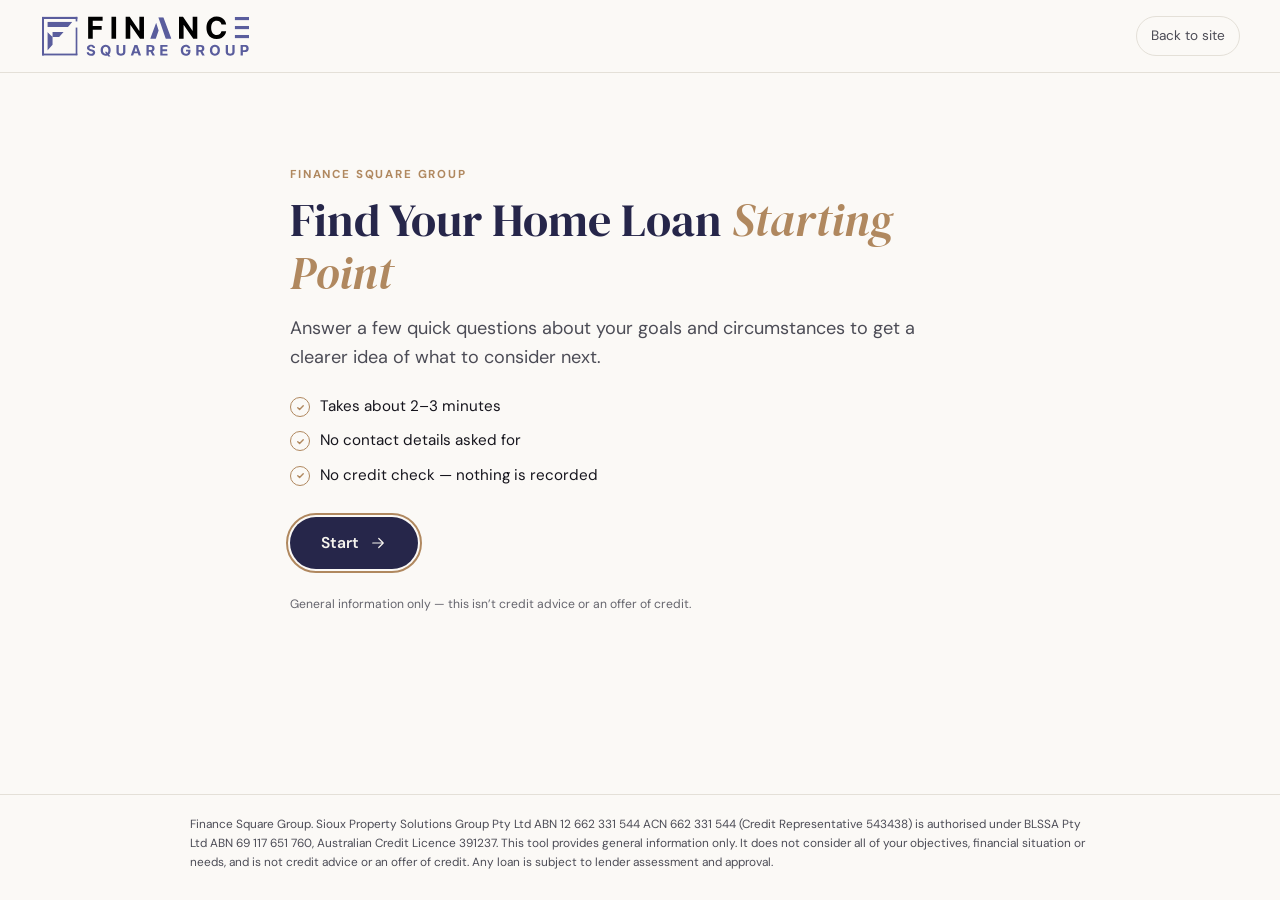
<file: quiz.html>
<!DOCTYPE html>
<html lang="en-AU">
<head>
  <meta charset="UTF-8">
  <meta name="viewport" content="width=device-width, initial-scale=1.0">
  <title>Find Your Home Loan Starting Point | Finance Square Group</title>
  <meta name="description" content="Answer a few quick questions about your goals and circumstances to get a clearer idea of what to consider next on your home-loan journey. Takes 2–3 minutes.">
  <link rel="icon" href="assets/brand/fnsq-logo.svg">
  <link rel="preconnect" href="https://fonts.googleapis.com">
  <link rel="preconnect" href="https://fonts.gstatic.com" crossorigin>
  <link href="https://fonts.googleapis.com/css2?family=DM+Sans:wght@400;500;600;700;800&family=DM+Serif+Display:ital@0;1&display=swap" rel="stylesheet">
  <link rel="stylesheet" href="css/quiz.css">
</head>
<body class="qz-page">
  <header class="qz-head">
    <a class="qz-logo" href="index.html" aria-label="Finance Square Group home"><img src="assets/brand/fnsq-logo.svg" alt="Finance Square Group"></a>
    <a class="qz-exit" href="index.html">Back to site</a>
  </header>
  <main class="qz-main">
    <div id="fsq-quiz" aria-live="polite"></div>
  </main>
  <footer class="qz-foot">
    <p>Finance Square Group. Sioux Property Solutions Group Pty Ltd ABN 12 662 331 544 ACN 662 331 544 (Credit Representative 543438) is authorised under BLSSA Pty Ltd ABN 69 117 651 760, Australian Credit Licence 391237. This tool provides general information only. It does not consider all of your objectives, financial situation or needs, and is not credit advice or an offer of credit. Any loan is subject to lender assessment and approval.</p>
  </footer>
  <script src="js/quiz.js"></script>
</body>
</html>
</file>
<file: css/styles.css>
/* ==========================================================================
   FINANCE SQUARE GROUP - CONCEPT 1 "ESTABLISHED"
   Premium Australian mortgage broker. Editorial-classic, photography-led.
   Plain CSS, no build step. Edit tokens in section 01 to re-skin.
   --------------------------------------------------------------------------
   01 Tokens          08 Trust strip     15 Testimonials
   02 Reset & base    09 Cards & grids   16 FAQ
   03 Layout          10 Split feature   17 CTA band
   04 Typography      11 Lender panel    18 Forms
   05 Buttons         12 Calculators     19 Footer
   06 Header/nav      13 Process         20 Utilities & motion
   07 Hero            14 Broker
   ========================================================================== */

/* 01 Tokens ------------------------------------------------------------- */
:root{
  --ink:#16151d;
  --ink-soft:#4c4c56;
  --muted:#7c7b88;
  --indigo:#5a5d9d;
  --indigo-deep:#26264a;
  --indigo-night:#191a2e;
  --tan:#b0885f;
  --tan-soft:#e9dccc;
  --green:#3f7a63;

  --paper:#fbf9f6;
  --paper-2:#f4f1ea;
  --white:#ffffff;
  --line:#e4e0d8;
  --line-strong:#cfc9bd;

  --serif:"DM Serif Display",Georgia,"Times New Roman",serif;
  --sans:"DM Sans",-apple-system,BlinkMacSystemFont,"Segoe UI",Roboto,Helvetica,Arial,sans-serif;

  --step--1:clamp(.82rem,.79rem + .14vw,.9rem);
  --step-0:clamp(1rem,.96rem + .18vw,1.08rem);
  --step-1:clamp(1.15rem,1.08rem + .34vw,1.35rem);
  --step-2:clamp(1.4rem,1.26rem + .7vw,1.85rem);
  --step-3:clamp(1.75rem,1.5rem + 1.25vw,2.6rem);
  --step-4:clamp(2.15rem,1.7rem + 2.2vw,3.6rem);
  --step-5:clamp(2.5rem,1.85rem + 3.1vw,4.35rem);

  --gap:1.25rem;
  --pad:clamp(1.15rem,4vw,2rem);
  --section:clamp(3.5rem,8vw,7rem);
  --wrap:1180px;
  --wrap-wide:1400px;

  --radius:4px;
  --radius-lg:8px;
  --shadow-sm:0 1px 2px rgba(22,21,29,.05),0 4px 14px rgba(22,21,29,.05);
  --shadow:0 2px 6px rgba(22,21,29,.06),0 18px 46px rgba(22,21,29,.10);
  --shadow-lg:0 8px 20px rgba(22,21,29,.08),0 40px 90px rgba(22,21,29,.16);
  --ease:cubic-bezier(.22,.61,.36,1);
}

/* 02 Reset & base ------------------------------------------------------- */
*,*::before,*::after{box-sizing:border-box}
html{-webkit-text-size-adjust:100%;scroll-behavior:smooth}
@media (prefers-reduced-motion:reduce){html{scroll-behavior:auto}}
body{
  margin:0;background:var(--paper);color:var(--ink-soft);
  font-family:var(--sans);font-size:var(--step-0);line-height:1.65;
  -webkit-font-smoothing:antialiased;overflow-x:hidden;
}
img,svg,video{max-width:100%;display:block}
img{height:auto}
a{color:inherit}
button,input,select,textarea{font:inherit;color:inherit}
hr{border:0;border-top:1px solid var(--line);margin:0}
::selection{background:var(--tan);color:#fff}
:focus-visible{outline:2px solid var(--indigo);outline-offset:3px;border-radius:2px}
.skip{position:absolute;left:-9999px;top:0;background:var(--indigo-deep);color:#fff;padding:.7rem 1rem;z-index:200}
.skip:focus{left:.5rem;top:.5rem}

/* 03 Layout ------------------------------------------------------------- */
.wrap{width:min(100% - (var(--pad) * 2),var(--wrap));margin-inline:auto}
.wrap-wide{width:min(100% - (var(--pad) * 2),var(--wrap-wide));margin-inline:auto}
.section{padding-block:var(--section)}
.section--tight{padding-block:clamp(2.5rem,5vw,4rem)}
.section--paper2{background:var(--paper-2)}
.section--white{background:var(--white)}
.stack>*+*{margin-top:var(--gap)}
.center{text-align:center}

/* 04 Typography --------------------------------------------------------- */
h1,h2,h3,h4{font-family:var(--serif);font-weight:400;color:var(--ink);line-height:1.08;margin:0;letter-spacing:-.01em}
h1{font-size:var(--step-5)}
h2{font-size:var(--step-4)}
h3{font-size:var(--step-2)}
h4{font-size:var(--step-1)}
p{margin:0}
.lede{font-size:var(--step-1);line-height:1.55;color:var(--ink-soft);max-width:60ch}
.eyebrow{
  font-family:var(--sans);font-size:.72rem;font-weight:700;letter-spacing:.16em;
  text-transform:uppercase;color:var(--tan);display:flex;align-items:center;gap:.7rem;margin:0 0 1rem
}
.eyebrow::after{content:"";flex:1;height:1px;background:var(--line-strong);max-width:90px}
.eyebrow--center{justify-content:center}
.eyebrow--center::before{content:"";flex:1;height:1px;background:var(--line-strong);max-width:90px}
.section-head{max-width:64ch;margin-bottom:clamp(2rem,4vw,3.25rem)}
.section-head.center{margin-inline:auto}
.section-head p{margin-top:1rem}
.small{font-size:var(--step--1);color:var(--muted);line-height:1.6}
.fineprint{font-size:.82rem;line-height:1.62;color:var(--muted)}
.verify{
  display:inline-block;font-size:.66rem;letter-spacing:.09em;text-transform:uppercase;
  font-weight:700;color:#8a6a3a;background:#f6ecdc;border:1px solid #e3cfae;
  border-radius:2px;padding:.1rem .35rem;vertical-align:middle;margin-left:.35rem
}

/* 05 Buttons ------------------------------------------------------------ */
.btn{
  --btn-bg:var(--indigo-deep);--btn-fg:#fff;--btn-bd:var(--indigo-deep);
  display:inline-flex;align-items:center;justify-content:center;gap:.6rem;
  background:var(--btn-bg);color:var(--btn-fg);border:1px solid var(--btn-bd);
  padding:.95rem 1.6rem;font-weight:700;font-size:.95rem;letter-spacing:.01em;
  border-radius:var(--radius);cursor:pointer;text-decoration:none;
  transition:transform .18s var(--ease),background .18s var(--ease),box-shadow .18s var(--ease);
  text-align:center
}
.btn:hover{transform:translateY(-2px);box-shadow:var(--shadow-sm)}
.btn:active{transform:translateY(0)}
.btn--tan{--btn-bg:var(--tan);--btn-bd:var(--tan)}
.btn--ghost{--btn-bg:transparent;--btn-fg:var(--ink);--btn-bd:var(--line-strong)}
.btn--ghost:hover{--btn-bd:var(--ink)}
.btn--onDark{--btn-bg:#fff;--btn-fg:var(--indigo-deep);--btn-bd:#fff}
.btn--ghostDark{--btn-bg:transparent;--btn-fg:#fff;--btn-bd:rgba(255,255,255,.4)}
.btn--ghostDark:hover{--btn-bd:#fff}
.btn--lg{padding:1.1rem 2rem;font-size:1rem}
.btn--block{width:100%}
.btn-row{display:flex;flex-wrap:wrap;gap:.85rem;align-items:center}
.arrowlink{
  display:inline-flex;align-items:center;gap:.5rem;font-weight:700;font-size:.92rem;
  color:var(--indigo);text-decoration:none;border-bottom:1px solid transparent;padding-bottom:2px
}
.arrowlink:hover{border-bottom-color:currentColor}
.arrowlink svg{transition:transform .2s var(--ease)}
.arrowlink:hover svg{transform:translateX(3px)}
.freenote{font-size:.76rem;color:var(--muted);line-height:1.5;max-width:46ch;margin-top:.6rem}
.freenote--dark{color:rgba(255,255,255,.62)}

/* 06 Header / navigation ------------------------------------------------ */
.utility{background:var(--indigo-night);color:rgba(255,255,255,.74);font-size:.78rem}
.utility .wrap-wide{display:flex;align-items:center;justify-content:space-between;gap:1rem;min-height:38px;padding-block:.35rem}
.utility a{color:#fff;text-decoration:none;font-weight:700}
.utility a:hover{text-decoration:underline}
.utility-left{display:flex;align-items:center;gap:.6rem}
.utility-right{display:flex;align-items:center;gap:1.4rem}
.dot{width:5px;height:5px;border-radius:50%;background:var(--tan);flex:none}
@media (max-width:900px){.utility-right .hide-md{display:none}}
@media (max-width:640px){.utility{font-size:.72rem}.utility-left{display:none}.utility .wrap-wide{justify-content:center}}

.site-header{
  position:sticky;top:0;z-index:100;background:rgba(251,249,246,.94);
  backdrop-filter:saturate(160%) blur(10px);border-bottom:1px solid var(--line);
  transition:box-shadow .25s var(--ease)
}
.site-header.is-stuck{box-shadow:0 6px 24px rgba(22,21,29,.07)}
.nav{display:flex;align-items:center;gap:1.5rem;min-height:74px}
.brand{display:flex;align-items:center;flex:none;text-decoration:none}
.brand img{height:30px;width:auto}
.nav-main{display:flex;align-items:center;gap:.25rem;padding:0;margin:0 auto}
.nav-main>li{list-style:none;position:relative}
.navlink{
  display:inline-flex;align-items:center;gap:.35rem;padding:.6rem .85rem;
  text-decoration:none;color:var(--ink);font-weight:600;font-size:.94rem;border-radius:var(--radius);
  transition:color .18s var(--ease),background .18s var(--ease);background:none;border:0;cursor:pointer
}
.navlink:hover,.navlink[aria-expanded="true"]{color:var(--indigo);background:rgba(90,93,157,.07)}
.navlink[aria-current="page"]{color:var(--indigo)}
.navlink .chev{transition:transform .2s var(--ease)}
.navlink[aria-expanded="true"] .chev{transform:rotate(180deg)}
.nav-cta{display:flex;align-items:center;gap:1rem;flex:none}
.nav-tel{text-decoration:none;font-weight:700;color:var(--ink);font-size:.94rem;white-space:nowrap;display:flex;align-items:center;gap:.45rem}
.nav-tel:hover{color:var(--indigo)}

.mega{
  position:absolute;top:calc(100% + 10px);left:50%;transform:translateX(-50%) translateY(-6px);
  width:min(92vw,720px);background:var(--white);border:1px solid var(--line);
  border-radius:var(--radius-lg);box-shadow:var(--shadow-lg);padding:1.5rem;
  display:grid;grid-template-columns:repeat(2,1fr);gap:.4rem 1.5rem;
  opacity:0;visibility:hidden;pointer-events:none;transition:opacity .18s var(--ease),transform .18s var(--ease)
}
.mega[data-open="true"]{opacity:1;visibility:visible;pointer-events:auto;transform:translateX(-50%) translateY(0)}
.mega-item{display:block;padding:.75rem .85rem;border-radius:var(--radius);text-decoration:none;transition:background .16s var(--ease)}
.mega-item:hover{background:var(--paper-2)}
.mega-item strong{display:block;color:var(--ink);font-family:var(--serif);font-size:1.05rem;font-weight:400;margin-bottom:.15rem}
.mega-item span{display:block;font-size:.83rem;color:var(--muted);line-height:1.45}
.mega-foot{grid-column:1/-1;border-top:1px solid var(--line);margin-top:.6rem;padding-top:.9rem;font-size:.8rem;color:var(--muted)}

.burger{
  display:none;flex:none;width:44px;height:44px;border:1px solid var(--line-strong);
  background:transparent;border-radius:var(--radius);cursor:pointer;align-items:center;justify-content:center
}
.burger span{display:block;width:19px;height:1.5px;background:var(--ink);position:relative;transition:.2s var(--ease)}
.burger span::before,.burger span::after{content:"";position:absolute;left:0;width:19px;height:1.5px;background:var(--ink);transition:.2s var(--ease)}
.burger span::before{top:-6px}
.burger span::after{top:6px}
.burger[aria-expanded="true"] span{background:transparent}
.burger[aria-expanded="true"] span::before{top:0;transform:rotate(45deg)}
.burger[aria-expanded="true"] span::after{top:0;transform:rotate(-45deg)}
.drawer{
  position:fixed;inset:0 0 0 auto;width:min(92vw,400px);background:var(--paper);
  z-index:120;transform:translateX(100%);transition:transform .32s var(--ease);
  overflow-y:auto;padding:1.25rem var(--pad) 3rem;box-shadow:var(--shadow-lg);display:flex;flex-direction:column
}
.drawer[data-open="true"]{transform:translateX(0)}
.drawer-top{display:flex;justify-content:space-between;align-items:center;margin-bottom:1.5rem}
.drawer-top img{height:26px}
.drawer-close{width:44px;height:44px;border:1px solid var(--line-strong);background:none;border-radius:var(--radius);cursor:pointer;font-size:1.3rem;line-height:1}
.drawer nav a{display:block;padding:.95rem 0;border-bottom:1px solid var(--line);text-decoration:none;color:var(--ink);font-family:var(--serif);font-size:1.35rem}
.drawer nav a.sub{font-family:var(--sans);font-size:.95rem;padding-left:1rem;color:var(--ink-soft)}
.drawer-foot{margin-top:auto;padding-top:2rem}
.scrim{position:fixed;inset:0;background:rgba(25,26,46,.5);z-index:110;opacity:0;visibility:hidden;transition:.28s var(--ease)}
.scrim[data-open="true"]{opacity:1;visibility:visible}
@media (max-width:1040px){
  .nav-main{display:none}
  .burger{display:flex}
  .nav-cta .btn{display:none}
}
@media (max-width:520px){.nav-tel .telnum{display:none}}

/* 07 Hero --------------------------------------------------------------- */
.hero{position:relative;isolation:isolate;background:var(--indigo-night);color:#fff;overflow:hidden}
.hero-media{position:absolute;inset:0;z-index:-2}
.hero-media img{width:100%;height:100%;object-fit:cover;object-position:62% 50%}
.hero::after{
  content:"";position:absolute;inset:0;z-index:-1;
  background:linear-gradient(100deg,rgba(20,20,38,.94) 0%,rgba(20,20,38,.82) 38%,rgba(20,20,38,.34) 72%,rgba(20,20,38,.18) 100%)
}
.hero-inner{padding-block:clamp(2.5rem,5vw,3.75rem) clamp(4.5rem,7vw,5.25rem);max-width:44rem}
.hero h1{color:#fff;font-size:var(--step-5);margin-bottom:1.15rem}
.hero h1 em{font-style:normal;color:var(--tan-soft)}
.hero .lede{color:rgba(255,255,255,.85);max-width:36rem;font-size:var(--step-1)}
.hero .btn-row{margin-top:2rem}
.hero-flag{
  display:inline-flex;align-items:center;gap:.6rem;border:1px solid rgba(255,255,255,.28);
  border-radius:100px;padding:.4rem .95rem .4rem .55rem;font-size:.78rem;letter-spacing:.04em;
  color:rgba(255,255,255,.86);margin-bottom:1.5rem
}
.hero-flag b{color:#fff;font-weight:700}
@media (max-width:600px){
  .hero-flag{border-radius:4px;padding:.35rem .7rem .35rem .5rem;font-size:.72rem;line-height:1.3}
  .hero-flag .flag-tail{display:none}
}
.hero-badges{display:flex;gap:1.5rem;align-items:center;margin-top:1.9rem;flex-wrap:wrap}
.hero-badges img{height:30px;width:auto;opacity:.92}
.hero-badges .bsep{width:1px;height:26px;background:rgba(255,255,255,.22)}
.hero-badges .btext{font-size:.78rem;color:rgba(255,255,255,.7);line-height:1.4;max-width:22ch}

.hero-card-wrap{position:relative;z-index:5;margin-top:-4.5rem}
.hero-card{
  background:var(--white);border:1px solid var(--line);border-radius:var(--radius-lg);
  box-shadow:var(--shadow-lg);padding:clamp(1.5rem,3vw,2.25rem);
  display:grid;grid-template-columns:1.05fr 1fr;gap:clamp(1.5rem,3vw,2.5rem);align-items:center
}
.hero-card h2{font-size:var(--step-2);margin-bottom:.6rem}
.mini-fields{display:grid;grid-template-columns:1fr 1fr;gap:.9rem}
.mini-out{
  background:var(--paper-2);border:1px solid var(--line);border-radius:var(--radius);
  padding:1.1rem 1.25rem;margin-top:1.1rem;display:flex;justify-content:space-between;align-items:baseline;gap:1rem;flex-wrap:wrap
}
.mini-out .lbl{font-size:.74rem;text-transform:uppercase;letter-spacing:.1em;color:var(--muted);font-weight:700}
.mini-out .val{font-family:var(--serif);font-size:var(--step-2);color:var(--indigo-deep);line-height:1}
@media (max-width:900px){
  .hero-card{grid-template-columns:1fr}
  .hero-card-wrap{margin-top:-3rem}
}
@media (max-width:560px){.mini-fields{grid-template-columns:1fr}}

/* 08 Trust strip -------------------------------------------------------- */
.trustbar{border-block:1px solid var(--line);background:var(--white)}
.trustbar ul{display:grid;grid-template-columns:repeat(4,1fr);list-style:none;margin:0;padding:0}
.trustbar li{padding:1.6rem var(--pad);border-left:1px solid var(--line);text-align:center}
.trustbar li:first-child{border-left:0}
.trustbar .k{font-family:var(--serif);font-size:var(--step-2);color:var(--indigo-deep);display:block;line-height:1.1}
.trustbar .v{font-size:.82rem;color:var(--muted);display:block;margin-top:.3rem}
@media (max-width:760px){
  .trustbar ul{grid-template-columns:repeat(2,1fr)}
  .trustbar li:nth-child(3){border-left:0}
  .trustbar li:nth-child(n+3){border-top:1px solid var(--line)}
}

/* 09 Cards & grids ------------------------------------------------------ */
.grid{display:grid;gap:clamp(1.1rem,2.2vw,1.75rem)}
.grid-2{grid-template-columns:repeat(2,1fr)}
.grid-3{grid-template-columns:repeat(3,1fr)}
.grid-4{grid-template-columns:repeat(4,1fr)}
@media (max-width:980px){.grid-4{grid-template-columns:repeat(2,1fr)}.grid-3{grid-template-columns:repeat(2,1fr)}}
@media (max-width:680px){.grid-2,.grid-3,.grid-4{grid-template-columns:1fr}}

.pcard{
  background:var(--white);border:1px solid var(--line);border-radius:var(--radius-lg);
  overflow:hidden;display:flex;flex-direction:column;text-decoration:none;
  transition:transform .25s var(--ease),box-shadow .25s var(--ease),border-color .25s var(--ease)
}
.pcard:hover{transform:translateY(-4px);box-shadow:var(--shadow);border-color:var(--line-strong)}
.pcard-media{aspect-ratio:4/3;overflow:hidden;background:var(--paper-2)}
.pcard-media img{width:100%;height:100%;object-fit:cover;transition:transform .6s var(--ease)}
.pcard:hover .pcard-media img{transform:scale(1.045)}
.pcard-body{padding:1.4rem 1.4rem 1.6rem;display:flex;flex-direction:column;flex:1;gap:.6rem}
.pcard-body h3{font-size:var(--step-1)}
.pcard-body p{font-size:.92rem;color:var(--ink-soft)}
.pcard-body .arrowlink{margin-top:auto;padding-top:.6rem}

.icard{background:var(--white);border:1px solid var(--line);border-radius:var(--radius-lg);padding:1.6rem}
.icard .num{font-family:var(--serif);font-size:2rem;color:var(--tan);line-height:1;display:block;margin-bottom:.7rem}
.icard h3{font-size:var(--step-1);margin-bottom:.5rem}
.icard p{font-size:.92rem}

/* 10 Split feature ------------------------------------------------------ */
.split{display:grid;grid-template-columns:1fr 1fr;gap:clamp(2rem,5vw,4.5rem);align-items:center}
.split-media{position:relative}
.split-media img{border-radius:var(--radius-lg);width:100%;aspect-ratio:4/5;object-fit:cover}
.split-media .stamp{
  position:absolute;right:-1.25rem;bottom:1.75rem;background:var(--indigo-deep);color:#fff;
  padding:1.1rem 1.4rem;border-radius:var(--radius-lg);max-width:16rem;box-shadow:var(--shadow)
}
.split-media .stamp b{font-family:var(--serif);font-size:1.4rem;display:block;line-height:1.15}
.split-media .stamp span{font-size:.8rem;color:rgba(255,255,255,.75);display:block;margin-top:.25rem}
.checklist{list-style:none;padding:0;margin:1.5rem 0 0;display:grid;gap:1rem}
.checklist li{display:grid;grid-template-columns:auto 1fr;gap:.85rem;align-items:start}
.checklist .tick{
  width:22px;height:22px;border-radius:50%;background:var(--tan-soft);color:var(--tan);
  display:grid;place-items:center;flex:none;margin-top:.2rem
}
.checklist strong{color:var(--ink);display:block;font-weight:700}
.checklist span{font-size:.92rem}
@media (max-width:880px){
  .split{grid-template-columns:1fr}
  .split-media img{aspect-ratio:16/10}
  .split-media .stamp{right:1rem;bottom:1rem;max-width:14rem}
}

/* 11 Lender panel ------------------------------------------------------- */
.lenders{display:grid;grid-template-columns:repeat(8,1fr);gap:1px;background:var(--line);border:1px solid var(--line);border-radius:var(--radius-lg);overflow:hidden}
.lenders div{background:var(--white);display:grid;place-items:center;padding:1.3rem 1rem;aspect-ratio:16/9}
.lenders img{max-height:32px;width:auto;object-fit:contain;filter:grayscale(1);opacity:.62;transition:.25s var(--ease)}
.lenders div:hover img{filter:grayscale(0);opacity:1}
@media (max-width:1000px){.lenders{grid-template-columns:repeat(4,1fr)}}
@media (max-width:560px){.lenders{grid-template-columns:repeat(3,1fr)}.lenders img{max-height:24px}}

/* 12 Calculators -------------------------------------------------------- */
.calc{background:var(--white);border:1px solid var(--line);border-radius:var(--radius-lg);overflow:hidden;box-shadow:var(--shadow-sm)}
.calc-tabs{display:flex;border-bottom:1px solid var(--line);background:var(--paper-2);overflow-x:auto;scrollbar-width:none}
.calc-tabs::-webkit-scrollbar{display:none}
.calc-tab{
  appearance:none;background:none;border:0;border-bottom:2px solid transparent;
  padding:1.05rem 1.5rem;font-weight:700;font-size:.92rem;color:var(--muted);cursor:pointer;white-space:nowrap;
  transition:.18s var(--ease)
}
.calc-tab:hover{color:var(--ink)}
.calc-tab[aria-selected="true"]{color:var(--indigo-deep);background:var(--white);border-bottom-color:var(--tan)}
.calc-panel{padding:clamp(1.5rem,3.5vw,2.5rem)}
.calc-panel[hidden]{display:none}
.calc-grid{display:grid;grid-template-columns:1.15fr .85fr;gap:clamp(1.75rem,4vw,3rem);align-items:start}
@media (max-width:880px){.calc-grid{grid-template-columns:1fr}}
.field{display:block;min-width:0}
.field label,.flabel{display:block;font-size:.82rem;font-weight:700;color:var(--ink);margin-bottom:.4rem}
.field .hint{font-size:.76rem;color:var(--muted);margin-top:.35rem;display:block}
.control{
  width:100%;background:var(--paper);border:1px solid var(--line-strong);border-radius:var(--radius);
  padding:.8rem .9rem;font-size:1rem;transition:border-color .18s var(--ease),box-shadow .18s var(--ease)
}
.control:focus{outline:0;border-color:var(--indigo);box-shadow:0 0 0 3px rgba(90,93,157,.14)}
.control[aria-invalid="true"]{border-color:#b4483f;box-shadow:0 0 0 3px rgba(180,72,63,.12)}
.prefix{position:relative}
.prefix .control{padding-left:1.85rem}
.prefix::before{content:"$";position:absolute;left:.85rem;top:50%;transform:translateY(-50%);color:var(--muted);font-weight:700;pointer-events:none}
.suffix-pa{position:relative}
.suffix-pa .control{padding-right:3rem}
.suffix-pa::after{content:"p.a.";position:absolute;right:.8rem;top:50%;transform:translateY(-50%);color:var(--muted);font-size:.8rem;pointer-events:none}
.fieldset{border:0;padding:0;margin:0;display:grid;gap:1.1rem}
.fieldrow{display:grid;grid-template-columns:1fr 1fr;gap:1.1rem}
@media (max-width:560px){.fieldrow{grid-template-columns:1fr}}
input[type=range]{width:100%;accent-color:var(--indigo);margin-top:.5rem}
.segbar{display:flex;gap:.4rem;flex-wrap:wrap}
.seg{
  appearance:none;background:var(--paper);border:1px solid var(--line-strong);border-radius:100px;
  padding:.5rem 1rem;font-size:.86rem;font-weight:600;cursor:pointer;transition:.16s var(--ease)
}
.seg:hover{border-color:var(--ink)}
a.seg{text-decoration:none;color:var(--ink)}
.seg[aria-checked="true"]{background:var(--indigo-deep);border-color:var(--indigo-deep);color:#fff}
.result{background:var(--indigo-night);color:#fff;border-radius:var(--radius-lg);padding:1.75rem;position:sticky;top:110px}
.result .rlbl{font-size:.74rem;text-transform:uppercase;letter-spacing:.12em;color:rgba(255,255,255,.6);font-weight:700}
.result .rval{font-family:var(--serif);font-size:clamp(1.9rem,5vw,2.7rem);line-height:1;margin:.5rem 0 .2rem;color:#fff}
.result .rsub{font-size:.86rem;color:rgba(255,255,255,.7)}
.result hr{border-top-color:rgba(255,255,255,.14);margin:1.35rem 0}
.rrow{display:flex;justify-content:space-between;gap:1rem;font-size:.88rem;padding:.35rem 0}
.rrow span:first-child{color:rgba(255,255,255,.68)}
.rrow span:last-child{font-weight:700;color:#fff}
.result .btn{margin-top:1.35rem}
.assume{margin-top:1.1rem;font-size:.76rem;color:rgba(255,255,255,.55);line-height:1.55}
@media (max-width:880px){.result{position:static}}

/* 13 Process ------------------------------------------------------------ */
.steps{display:grid;grid-template-columns:repeat(4,1fr);gap:0;position:relative}
.steps::before{content:"";position:absolute;top:26px;left:12%;right:12%;height:1px;background:var(--line-strong)}
.step{text-align:center;padding:0 1rem;position:relative}
.step .sn{
  width:52px;height:52px;border-radius:50%;background:var(--paper);border:1px solid var(--line-strong);
  display:grid;place-items:center;margin:0 auto 1.15rem;font-family:var(--serif);font-size:1.3rem;
  color:var(--indigo-deep);position:relative;z-index:1
}
.section--paper2 .step .sn{background:var(--paper-2)}
.step h3{font-size:1.05rem;margin-bottom:.45rem}
.step p{font-size:.88rem}
@media (max-width:880px){
  .steps{grid-template-columns:1fr;gap:2rem}
  .steps::before{left:26px;right:auto;top:26px;bottom:26px;width:1px;height:auto}
  .step{text-align:left;display:grid;grid-template-columns:52px 1fr;gap:1.25rem;padding:0}
  .step .sn{margin:0}
}

/* 14 Broker ------------------------------------------------------------- */
.broker{display:grid;grid-template-columns:.85fr 1.15fr;gap:clamp(2rem,5vw,4rem);align-items:center}
.broker-photo{position:relative;isolation:isolate}
.broker-photo img{width:100%;aspect-ratio:4/5;object-fit:cover;object-position:50% 18%;border-radius:var(--radius-lg)}
.broker-photo::before{
  content:"";position:absolute;inset:auto -1.1rem -1.1rem auto;width:62%;height:62%;
  border:1px solid var(--tan);border-radius:var(--radius-lg);z-index:-1
}
.pullquote{font-family:var(--serif);font-size:var(--step-2);line-height:1.3;color:var(--ink);margin:0 0 1.5rem}
.creds{list-style:none;margin:1.5rem 0 0;padding:0;display:flex;flex-wrap:wrap;gap:.5rem}
.creds li{font-size:.8rem;border:1px solid var(--line-strong);border-radius:100px;padding:.35rem .8rem;color:var(--ink-soft)}
@media (max-width:880px){.broker{grid-template-columns:1fr}.broker-photo img{aspect-ratio:3/2;object-position:50% 22%}}

/* 15 Testimonials ------------------------------------------------------- */
.tslider{position:relative}
.tviewport{overflow:hidden}
.ttrack{display:flex;transition:transform .5s var(--ease)}
.tslide{flex:0 0 100%;min-width:0;padding:0 .25rem}
.tcard{
  background:var(--white);border:1px solid var(--line);border-radius:var(--radius-lg);
  padding:clamp(1.75rem,4vw,3rem);display:grid;grid-template-columns:auto 1fr;gap:clamp(1.5rem,3vw,2.5rem);align-items:center
}
.tcard img{width:118px;height:118px;border-radius:50%;object-fit:cover;flex:none}
.tcard blockquote{margin:0;font-family:var(--serif);font-size:var(--step-2);line-height:1.32;color:var(--ink)}
.tcard cite{display:block;font-style:normal;margin-top:1.1rem;font-size:.88rem;color:var(--muted)}
.tcard cite b{display:block;color:var(--ink);font-size:.98rem;font-family:var(--sans)}
.tnav{display:flex;align-items:center;justify-content:center;gap:1rem;margin-top:1.75rem}
.tbtn{width:44px;height:44px;border-radius:50%;border:1px solid var(--line-strong);background:var(--white);cursor:pointer;display:grid;place-items:center;transition:.18s var(--ease)}
.tbtn:hover{border-color:var(--ink);transform:translateY(-2px)}
.tdots{display:flex;gap:.5rem}
.tdot{width:8px;height:8px;border-radius:50%;border:0;background:var(--line-strong);cursor:pointer;padding:0;transition:.2s var(--ease)}
.tdot[aria-current="true"]{background:var(--tan);width:24px;border-radius:100px}
@media (max-width:680px){
  .tcard{grid-template-columns:1fr;text-align:center;justify-items:center}
  .tcard img{width:88px;height:88px}
}

/* 16 FAQ ---------------------------------------------------------------- */
.faq{border-top:1px solid var(--line)}
.faq details{border-bottom:1px solid var(--line)}
.faq summary{
  list-style:none;cursor:pointer;padding:1.4rem 3rem 1.4rem 0;position:relative;
  font-family:var(--serif);font-size:var(--step-1);color:var(--ink);transition:color .18s var(--ease)
}
.faq summary::-webkit-details-marker{display:none}
.faq summary:hover{color:var(--indigo)}
.faq summary::after{
  content:"";position:absolute;right:.5rem;top:50%;width:11px;height:11px;
  border-right:1.5px solid var(--tan);border-bottom:1.5px solid var(--tan);
  transform:translateY(-70%) rotate(45deg);transition:transform .22s var(--ease)
}
.faq details[open] summary::after{transform:translateY(-30%) rotate(225deg)}
.faq .answer{padding:0 3rem 1.6rem 0;max-width:72ch}
.faq .answer p+p{margin-top:.9rem}

/* 17 CTA band ----------------------------------------------------------- */
.ctaband{position:relative;isolation:isolate;overflow:hidden;background:var(--indigo-night);color:#fff}
.ctaband img.bg{position:absolute;inset:0;width:100%;height:100%;object-fit:cover;z-index:-2;opacity:.4}
.ctaband::after{content:"";position:absolute;inset:0;z-index:-1;background:linear-gradient(90deg,rgba(25,26,46,.96),rgba(25,26,46,.7))}
.ctaband h2{color:#fff;max-width:20ch}
.ctaband p{color:rgba(255,255,255,.82);max-width:52ch;margin-top:1rem}
.ctaband .inner{display:grid;grid-template-columns:1.3fr auto;gap:2.5rem;align-items:center}
@media (max-width:880px){.ctaband .inner{grid-template-columns:1fr}}

/* 18 Forms -------------------------------------------------------------- */
.formcard{background:var(--white);border:1px solid var(--line);border-radius:var(--radius-lg);padding:clamp(1.5rem,3.5vw,2.5rem);box-shadow:var(--shadow-sm)}
.err{display:block;color:#b4483f;font-size:.78rem;margin-top:.35rem}
.err:empty{display:none}
.consent{display:grid;grid-template-columns:auto 1fr;gap:.7rem;align-items:start;font-size:.82rem;color:var(--ink-soft);line-height:1.55}
.consent input{margin-top:.25rem;width:17px;height:17px;accent-color:var(--indigo)}
.formdone{border:1px solid var(--green);background:#eef5f2;border-radius:var(--radius-lg);padding:1.5rem;color:#24503f}
.formdone h3{color:#24503f;font-size:var(--step-1);margin-bottom:.5rem}
[hidden]{display:none !important}

/* 19 Footer ------------------------------------------------------------- */
.site-footer{background:var(--indigo-night);color:rgba(255,255,255,.66);padding-block:clamp(3rem,6vw,4.5rem) 2rem;font-size:.9rem}
.footer-grid{display:grid;grid-template-columns:1.5fr 1fr 1fr 1fr;gap:2.5rem}
.site-footer h4{color:#fff;font-family:var(--sans);font-size:.78rem;letter-spacing:.14em;text-transform:uppercase;margin-bottom:1.1rem;font-weight:700}
.site-footer ul{list-style:none;padding:0;margin:0;display:grid;gap:.6rem}
.site-footer a{color:rgba(255,255,255,.72);text-decoration:none}
.site-footer a:hover{color:#fff;text-decoration:underline}
.footer-logo img{height:28px;margin-bottom:1.2rem}
.footer-badges{display:flex;gap:1.25rem;align-items:center;margin-top:1.5rem}
.footer-badges img{height:30px;opacity:.85}
.legal{border-top:1px solid rgba(255,255,255,.13);margin-top:3rem;padding-top:2rem;font-size:.78rem;line-height:1.7;color:rgba(255,255,255,.52)}
.legal p+p{margin-top:.9rem}
.legal strong{color:rgba(255,255,255,.8)}
@media (max-width:900px){.footer-grid{grid-template-columns:1fr 1fr}}
@media (max-width:560px){.footer-grid{grid-template-columns:1fr}}

.mobilebar{
  position:fixed;left:0;right:0;bottom:0;z-index:90;display:none;gap:.6rem;padding:.7rem;
  background:rgba(251,249,246,.97);backdrop-filter:blur(8px);border-top:1px solid var(--line);
  transform:translateY(110%);transition:transform .3s var(--ease)
}
.mobilebar[data-show="true"]{transform:translateY(0)}
.mobilebar .btn{flex:1;padding:.85rem .5rem;font-size:.88rem}
@media (max-width:760px){.mobilebar{display:flex}}

/* 20 Utilities & motion ------------------------------------------------- */
.reveal{opacity:0;transform:translateY(22px);transition:opacity .7s var(--ease),transform .7s var(--ease)}
.reveal.is-in{opacity:1;transform:none}
@media (prefers-reduced-motion:reduce){
  .reveal{opacity:1;transform:none;transition:none}
  *{animation-duration:.001ms !important;transition-duration:.001ms !important}
}
.visually-hidden{position:absolute !important;width:1px;height:1px;overflow:hidden;clip:rect(0 0 0 0);white-space:nowrap}
.tag{display:inline-block;font-size:.72rem;font-weight:700;letter-spacing:.1em;text-transform:uppercase;color:var(--indigo);background:rgba(90,93,157,.1);padding:.25rem .6rem;border-radius:2px}
.pagehead{background:var(--indigo-night);color:#fff;padding-block:clamp(3rem,7vw,5.5rem)}
.pagehead h1{color:#fff;font-size:var(--step-4);max-width:20ch}
.pagehead p{color:rgba(255,255,255,.8);margin-top:1.1rem;max-width:56ch;font-size:var(--step-1)}
.crumbs{font-size:.8rem;color:rgba(255,255,255,.55);margin-bottom:1.25rem}
.crumbs a{color:rgba(255,255,255,.75);text-decoration:none}
.crumbs a:hover{color:#fff}
.prose{max-width:70ch}
.prose h2{font-size:var(--step-3);margin-top:2.5rem;margin-bottom:.9rem}
.prose h3{font-size:var(--step-1);margin-top:1.9rem;margin-bottom:.6rem}
.prose p+p{margin-top:1rem}
.prose ul{margin:1rem 0;padding-left:1.2rem}
.prose li+li{margin-top:.5rem}

/* ==========================================================================
   21 CONTENT BUILD - components added for the approved copy deck
   (hero slider, product tiles, founder quote, starting point, value rows)
   ========================================================================== */

/* 21.1 Hero slider ------------------------------------------------------ */
.hslider{position:relative;isolation:isolate;background:var(--indigo-night);overflow:hidden}
/* The outgoing slide clears before the incoming one arrives, so the two
   sets of headline copy never overlap mid-crossfade. */
.hslide{
  position:absolute;inset:0;opacity:0;visibility:hidden;
  transition:opacity .28s var(--ease),visibility 0s .28s
}
.hslide[data-on="true"]{
  opacity:1;visibility:visible;
  transition:opacity .45s var(--ease) .28s,visibility 0s
}
.hslide:first-child{position:relative}
.hslide-media{position:absolute;inset:0;z-index:-2}
.hslide-media img{width:100%;height:100%;object-fit:cover;object-position:60% 50%}
.hslide::after{
  content:"";position:absolute;inset:0;z-index:-1;
  background:linear-gradient(100deg,rgba(20,20,38,.94) 0%,rgba(20,20,38,.84) 40%,rgba(20,20,38,.38) 74%,rgba(20,20,38,.2) 100%)
}
.hslide-inner{padding-block:clamp(3rem,7vw,5rem) clamp(4.25rem,7vw,5.5rem);max-width:40rem;color:#fff}
.hslide h2{color:#fff;font-size:var(--step-4);margin-bottom:.85rem}
.hslide .sub{font-size:var(--step-1);color:var(--tan-soft);margin-bottom:.9rem;font-weight:500;line-height:1.4}
.hslide p{color:rgba(255,255,255,.86);max-width:46ch}
.hslide .btn-row{margin-top:1.6rem}
.hnav{
  position:absolute;left:0;right:0;bottom:1.25rem;z-index:6;display:flex;align-items:center;
  justify-content:center;gap:1rem;pointer-events:none
}
.hnav>*{pointer-events:auto}
.hbtn{
  width:40px;height:40px;border-radius:50%;border:1px solid rgba(255,255,255,.35);
  background:rgba(255,255,255,.10);color:#fff;cursor:pointer;
  display:grid;place-items:center;transition:.18s var(--ease)
}
.hbtn:hover{background:#fff;color:var(--indigo-deep);border-color:#fff}
.hdots{display:flex;gap:.5rem}
.hdot{width:8px;height:8px;border-radius:50%;border:0;background:rgba(255,255,255,.4);cursor:pointer;padding:0;transition:.25s var(--ease)}
.hdot[aria-current="true"]{background:var(--tan);width:26px;border-radius:100px}
@media (max-width:640px){
  .hnav{justify-content:space-between;padding-inline:var(--pad)}
  .hslide h2{font-size:var(--step-3)}
}

/* 21.2 Product tiles ---------------------------------------------------- */
.tiles{display:grid;grid-template-columns:repeat(3,1fr);gap:clamp(1.1rem,2.2vw,1.6rem)}
@media (max-width:900px){.tiles{grid-template-columns:1fr}}
.tile{
  background:var(--white);border:1px solid var(--line);border-radius:var(--radius-lg);
  overflow:hidden;display:flex;flex-direction:column;text-decoration:none;
  transition:transform .25s var(--ease),box-shadow .25s var(--ease),border-color .25s var(--ease)
}
.tile:hover{transform:translateY(-4px);box-shadow:var(--shadow);border-color:var(--line-strong)}
.tile-media{aspect-ratio:16/10;overflow:hidden;background:var(--paper-2)}
.tile-media img{width:100%;height:100%;object-fit:cover;transition:transform .6s var(--ease)}
.tile:hover .tile-media img{transform:scale(1.05)}
.tile-body{padding:1.5rem;display:flex;flex-direction:column;flex:1;gap:.75rem}
.tile-body h3{font-size:var(--step-2)}
.tile-tags{display:flex;flex-wrap:wrap;gap:.4rem .9rem;font-size:.86rem;color:var(--ink-soft)}
.tile-tags span{display:inline-flex;align-items:center;gap:.55rem}
.tile-tags span+span::before{content:"";width:3px;height:3px;border-radius:50%;background:var(--tan);display:block}
.tile-body .arrowlink{margin-top:auto;padding-top:.5rem}

/* 21.3 Founder quote ---------------------------------------------------- */
.founder{
  display:grid;grid-template-columns:auto 1fr;gap:clamp(1.5rem,4vw,3rem);align-items:center;
  background:var(--white);border:1px solid var(--line);border-left:4px solid var(--tan);
  border-radius:var(--radius-lg);padding:clamp(1.6rem,4vw,2.75rem)
}
.founder img{width:130px;height:130px;border-radius:50%;object-fit:cover;object-position:50% 20%;flex:none}
.founder blockquote{margin:0;font-family:var(--serif);font-size:var(--step-2);line-height:1.32;color:var(--ink)}
.founder .who{margin-top:1.1rem;font-size:.9rem;color:var(--ink-soft)}
.founder .who b{display:block;color:var(--ink);font-family:var(--sans);font-size:1rem}
.founder .who .lic{display:block;font-size:.8rem;color:var(--muted);margin-top:.3rem}
@media (max-width:680px){.founder{grid-template-columns:1fr;text-align:center;justify-items:center}.founder img{width:96px;height:96px}}

/* 21.4 Starting point --------------------------------------------------- */
.starter{
  background:var(--indigo-night);color:#fff;border-radius:var(--radius-lg);
  padding:clamp(1.75rem,4vw,3rem);position:relative;isolation:isolate;overflow:hidden
}
.starter::after{
  content:"";position:absolute;right:-12%;top:-45%;width:46%;aspect-ratio:1;border-radius:50%;z-index:-1;
  background:radial-gradient(closest-side,rgba(176,136,95,.35),transparent)
}
.starter h2{color:#fff;max-width:24ch}
.starter .meta{font-size:.82rem;color:rgba(255,255,255,.62);margin-top:.85rem;letter-spacing:.02em}
.starter .qlabel{
  display:block;font-size:.74rem;letter-spacing:.16em;text-transform:uppercase;font-weight:700;
  color:var(--tan-soft);margin:1.75rem 0 .9rem
}
.starter-opts{display:grid;grid-template-columns:repeat(2,1fr);gap:.7rem}
@media (max-width:620px){.starter-opts{grid-template-columns:1fr}}
.sopt{
  display:flex;align-items:center;gap:.8rem;text-align:left;width:100%;cursor:pointer;
  background:rgba(255,255,255,.07);border:1px solid rgba(255,255,255,.2);color:#fff;
  border-radius:var(--radius);padding:.95rem 1.1rem;font-weight:600;font-size:.95rem;
  transition:.18s var(--ease)
}
.sopt:hover{background:rgba(255,255,255,.14);border-color:rgba(255,255,255,.45);transform:translateY(-1px)}
.sopt[aria-checked="true"]{background:var(--tan);border-color:var(--tan);color:#fff}
.sopt .tick{width:18px;height:18px;border-radius:50%;border:1.5px solid rgba(255,255,255,.5);flex:none;display:grid;place-items:center}
.sopt[aria-checked="true"] .tick{background:#fff;border-color:#fff;color:var(--tan)}
.sopt .tick svg{opacity:0;transition:.15s var(--ease)}
.sopt[aria-checked="true"] .tick svg{opacity:1}
.starter .go{margin-top:1.5rem;display:flex;flex-wrap:wrap;gap:.85rem;align-items:center}
.starter .disc{font-size:.78rem;color:rgba(255,255,255,.6);line-height:1.6;margin-top:1.25rem;max-width:74ch}

/* 21.5 Value rows ------------------------------------------------------- */
.vrows{border-top:1px solid var(--line)}
.vrow{
  display:grid;grid-template-columns:minmax(0,.85fr) minmax(0,1.15fr);gap:clamp(1.25rem,4vw,3rem);
  padding-block:clamp(1.5rem,3vw,2.25rem);border-bottom:1px solid var(--line);align-items:start
}
.vrow h3{font-size:var(--step-1)}
.vrow p{font-size:.96rem}
.vrow p+p{margin-top:.8rem}
@media (max-width:760px){.vrow{grid-template-columns:1fr;gap:.5rem}}

/* 21.6 Checked bullet list ---------------------------------------------- */
.blist{list-style:none;padding:0;margin:1.1rem 0 0;display:grid;gap:.7rem}
.blist li{display:grid;grid-template-columns:auto 1fr;gap:.75rem;align-items:start;font-size:.96rem}
.blist .b{
  width:18px;height:18px;border-radius:50%;background:var(--tan-soft);color:var(--tan);
  display:grid;place-items:center;flex:none;margin-top:.3rem
}
.blist--2{grid-template-columns:1fr 1fr;column-gap:2.25rem}
@media (max-width:700px){.blist--2{grid-template-columns:1fr}}

/* 21.7 Trust line ------------------------------------------------------- */
.trustline{
  display:flex;flex-wrap:wrap;gap:.6rem 1.5rem;align-items:center;
  font-size:.84rem;color:var(--muted);margin-top:1.25rem
}
.trustline span{display:inline-flex;align-items:center;gap:.6rem}
.trustline span+span::before{content:"";width:4px;height:4px;border-radius:50%;background:var(--tan);display:block}
.trustline--dark{color:rgba(255,255,255,.72)}

/* 21.8 Page hero with photograph ---------------------------------------- */
.phero{position:relative;isolation:isolate;background:var(--indigo-night);color:#fff;overflow:hidden}
.phero-media{position:absolute;inset:0;z-index:-2}
.phero-media img{width:100%;height:100%;object-fit:cover;object-position:60% 45%}
.phero::after{
  content:"";position:absolute;inset:0;z-index:-1;
  background:linear-gradient(100deg,rgba(20,20,38,.95) 0%,rgba(20,20,38,.86) 42%,rgba(20,20,38,.42) 76%,rgba(20,20,38,.24) 100%)
}
.phero-inner{padding-block:clamp(2.75rem,6vw,4.5rem);max-width:46rem}
.phero h1{color:#fff;font-size:var(--step-4);margin-bottom:1rem}
.phero .sub{font-size:var(--step-1);color:var(--tan-soft);font-weight:500;margin-bottom:.7rem;line-height:1.4}
.phero .oneliner{
  display:flex;flex-wrap:wrap;gap:.5rem 1.1rem;font-size:.8rem;letter-spacing:.06em;
  text-transform:uppercase;color:rgba(255,255,255,.72);font-weight:600;margin-bottom:1.5rem
}
.phero p{color:rgba(255,255,255,.85);max-width:62ch}
.phero p+p{margin-top:.9rem}
.phero .btn-row{margin-top:1.9rem}

/* 21.9 Legal block ------------------------------------------------------ */
.legalblock{font-size:.78rem;line-height:1.7;color:rgba(255,255,255,.52)}
.legalblock p+p{margin-top:.85rem}
.legalblock strong{color:rgba(255,255,255,.78)}

/* 22 Panorama blocks ----------------------------------------------------- */
/* Navy/gold "Advisory" section treatment ported from the Panorama build.
   Scoped to .pn so the rest of Concept 1 keeps its own palette. */
.pn{
  --pn-navy:#132644;
  --pn-gold:#a87c2e;
  --pn-cream:#f5efe3;
  --pn-cream-tx:#f4eee0;
  --pn-cream-tx-dim:rgba(244,238,224,.75);
  --pn-ink:#1d2434;
  --pn-ink-dim:rgba(29,36,52,.7);
  --pn-ink-faint:rgba(29,36,52,.45);
  --pn-line:rgba(29,36,52,.14);
  --pn-line-cream:rgba(244,238,224,.22);
  --pn-serif:"Roboto",system-ui,sans-serif;
  --pn-sans:"Poppins",system-ui,sans-serif;
  font-family:var(--pn-sans);
  color:var(--pn-ink);
}
.pn h2,.pn h3{font-family:var(--pn-serif);font-weight:700;line-height:1.16;letter-spacing:-.015em;color:var(--pn-navy)}
.pn h2{font-size:clamp(1.9rem,3.2vw,2.6rem)}
.pn p{color:var(--pn-ink-dim);line-height:1.75}
.pn-eyebrow{font-weight:600;font-size:.72rem;letter-spacing:.22em;text-transform:uppercase;color:var(--pn-gold);display:inline-flex;align-items:center;gap:14px}
.pn-eyebrow::before{content:"";width:34px;height:1px;background:var(--pn-gold)}
.pn-btn{display:inline-block;text-decoration:none;background:var(--pn-navy);color:var(--pn-cream-tx);font-family:var(--pn-sans);font-weight:600;font-size:.9rem;letter-spacing:.01em;padding:17px 30px;border-top:2px solid transparent;transition:background .3s ease,border-color .3s ease}
.pn-btn:hover{background:#0e1c33;border-top-color:var(--pn-gold)}

/* 22.1 Split block (image + numbered rows) ------------------------------- */
.pn-split{background:var(--pn-cream);border-top:1px solid var(--pn-line);border-bottom:1px solid var(--pn-line)}
.pn-split-grid{display:grid;grid-template-columns:.9fr 1.1fr;gap:6vw;align-items:center}
.pn-photo{position:relative}
.pn-photo img{width:100%;aspect-ratio:1/1;object-fit:cover;box-shadow:0 40px 80px -30px rgba(19,38,68,.35)}
.pn-photo::after{content:"";position:absolute;left:0;right:0;top:0;height:4px;background:var(--pn-gold)}
.pn-list{list-style:none;margin-top:26px;padding:0}
.pn-list li{display:flex;gap:16px;padding:14px 0;border-top:1px solid var(--pn-line);font-size:.95rem;color:var(--pn-ink-dim);align-items:baseline}
.pn-list li:last-child{border-bottom:1px solid var(--pn-line)}
.pn-list .n{color:var(--pn-gold);font-family:var(--pn-serif);font-style:italic;flex-shrink:0}
.pn-note{margin-top:22px;font-size:.8rem;color:var(--pn-ink-faint)}

/* 22.2 Two-tone card (white copy panel + navy list panel) ---------------- */
.pn-band{background:var(--pn-cream)}
.pn-card{background:#fff;box-shadow:0 30px 70px -30px rgba(19,38,68,.25);display:grid;grid-template-columns:1.1fr .9fr}
.pn-card-in{padding:clamp(30px,4vw,54px);border-right:1px solid var(--pn-line)}
.pn-card-in .prose p+p{margin-top:1.1rem}
.pn-card-out{padding:clamp(30px,4vw,54px);background:var(--pn-navy);color:var(--pn-cream-tx);display:flex;flex-direction:column;justify-content:center}
.pn-card-out .ok{font-size:.7rem;font-weight:600;letter-spacing:.2em;text-transform:uppercase;color:var(--pn-gold)}
.pn-card-out h3{font-family:var(--pn-serif);font-weight:700;font-size:clamp(1.4rem,2.4vw,1.9rem);color:var(--pn-cream-tx);margin:14px 0 10px}
.pn-rows{list-style:none;margin:16px 0 0;padding:0;border-top:1px solid var(--pn-line-cream)}
.pn-rows li{display:flex;gap:16px;align-items:baseline;padding:13px 0;border-bottom:1px solid var(--pn-line-cream);font-size:.88rem;color:var(--pn-cream-tx-dim)}
.pn-rows .n{font-family:var(--pn-serif);font-weight:700;font-size:.78rem;color:var(--pn-gold);flex-shrink:0}

@media(max-width:900px){
  .pn-split-grid{grid-template-columns:1fr;gap:44px}
  .pn-photo{order:-1}
  .pn-card{grid-template-columns:1fr}
  .pn-card-in{border-right:none;border-bottom:1px solid var(--pn-line)}
}
</file>
<file: css/start.css>
/* Finance Square Group â€” Get Started funnel (Advisory theme) */
:root{
  --st-bg:#fbf9f6;
  --st-bg-2:#f4f1ea;
  --st-surface:#ffffff;
  --st-navy:#26264a;
  --st-navy-2:#191a2e;
  --st-gold:#b0885f;
  --st-gold-soft:rgba(176,136,95,.12);
  --st-ink:#16151d;
  --st-ink-dim:#4c4c56;
  --st-line:#e4e0d8;
  --st-line-gold:rgba(176,136,95,.5);
  --st-head:'DM Serif Display',Georgia,serif;
  --st-body:'DM Sans',-apple-system,'Segoe UI',Roboto,sans-serif;
  --st-ease:cubic-bezier(.25,.8,.25,1);
}
*{box-sizing:border-box}
body.st-page{
  margin:0;background:var(--st-bg);color:var(--st-ink);
  font-family:var(--st-body);font-size:16px;line-height:1.6;min-height:100vh;
}
.st-shell{display:grid;grid-template-columns:minmax(0,1fr) minmax(320px,44%);min-height:100vh}
.st-col{display:flex;flex-direction:column;min-width:0}
.st-head{display:flex;align-items:center;justify-content:space-between;padding:16px clamp(16px,3.5vw,44px)}
.st-head .st-logo img{height:44px;display:block}
.st-exit{
  font-size:.85rem;color:var(--st-ink-dim);text-decoration:none;
  padding:8px 14px;border:1px solid var(--st-line);border-radius:999px;
  transition:border-color .2s var(--st-ease),color .2s var(--st-ease);
}
.st-exit:hover{border-color:var(--st-line-gold);color:var(--st-navy)}
.st-main{flex:1;display:flex;padding:clamp(14px,3.5vw,44px);padding-top:clamp(8px,2vw,24px)}
#fsq-start{width:100%;max-width:620px;position:relative}
/* photo panel */
.st-photo{
  position:relative;overflow:hidden;background:var(--st-navy);
  border-radius:0;
}
.st-photo img{position:absolute;inset:0;width:100%;height:100%;object-fit:cover;opacity:.92}
.st-photo::after{
  content:'';position:absolute;inset:0;
  background:linear-gradient(200deg,rgba(25,26,46,0) 40%,rgba(25,26,46,.6) 100%);
}
.st-photo-quote{
  position:absolute;left:clamp(20px,3vw,44px);right:clamp(20px,3vw,44px);bottom:clamp(22px,4vh,48px);
  color:#f4eee0;z-index:2;font-size:.95rem;line-height:1.6;
}
.st-photo-quote strong{font-family:var(--st-head);font-weight:400;display:block;font-size:1.15rem;margin-bottom:4px}
.st-photo-quote .gold{color:#d9b26a}
/* screens */
.st-screen{transition:opacity .22s var(--st-ease),transform .22s var(--st-ease)}
.st-enter{opacity:0;transform:translateY(14px)}
.st-leave{position:absolute;inset:0 0 auto 0;opacity:0;transform:translateY(-10px);pointer-events:none}
@media (prefers-reduced-motion:reduce){
  .st-screen,.st-btn,.st-choice,.st-chip{transition:none!important}
  .st-enter,.st-leave{transform:none}
}
.st-eyebrow{
  font-size:.72rem;font-weight:600;letter-spacing:.16em;text-transform:uppercase;
  color:var(--st-gold);margin:0 0 10px;
}
.st-chooser h1,.st-step h2,.st-capture h2,.st-result h2{
  font-family:var(--st-head);font-weight:400;color:var(--st-navy);
  font-size:clamp(1.7rem,1.25rem + 1.9vw,2.5rem);line-height:1.18;margin:0 0 14px;
}
.st-chooser h1 em{font-style:italic;color:var(--st-gold)}
.st-sub{font-size:clamp(.98rem,.93rem + .3vw,1.1rem);color:var(--st-ink-dim);max-width:52ch;margin:0 0 24px}
.st-help{font-size:.9rem;color:var(--st-ink-dim);margin:-4px 0 26px}
.st-fine{font-size:.75rem;color:var(--st-ink-dim);opacity:.85;line-height:1.55;margin-top:26px;max-width:60ch}
/* chooser */
.st-chooser{padding-top:clamp(8px,4vh,40px)}
.st-choose{display:grid;gap:14px}
.st-choice{
  display:grid;grid-template-columns:1fr auto;grid-template-rows:auto auto;align-items:center;
  text-align:left;background:var(--st-surface);border:1px solid var(--st-line);border-radius:12px;
  padding:20px 22px;cursor:pointer;font-family:var(--st-body);
  transition:border-color .18s var(--st-ease),box-shadow .18s var(--st-ease),transform .15s var(--st-ease);
}
.st-choice:hover{border-color:var(--st-gold);box-shadow:0 6px 22px rgba(38,38,74,.1);transform:translateY(-1px)}
.st-choice:focus-visible{outline:2px solid var(--st-gold);outline-offset:2px}
.st-choice-t{font-family:var(--st-head);font-weight:400;color:var(--st-navy);font-size:1.15rem}
.st-choice-t{grid-column:1;grid-row:1}
.st-choice-s{grid-column:1;grid-row:2;font-size:.85rem;color:var(--st-ink-dim);margin-top:3px}
.st-choice-arr{grid-column:2;grid-row:1/3;justify-self:end;font-size:1.3rem;color:var(--st-gold)}
/* progress */
.st-top{display:flex;align-items:center;gap:14px;margin-bottom:22px;min-height:36px}
.st-back{
  background:none;border:none;cursor:pointer;font-family:var(--st-body);
  font-size:.85rem;color:var(--st-ink-dim);padding:8px 8px 8px 0;
}
.st-back:hover{color:var(--st-navy)}
.st-dots{display:inline-flex;gap:7px;flex:1;justify-content:center}
.st-dots i{width:8px;height:8px;border-radius:50%;background:var(--st-line);transition:background .3s}
.st-dots i.done{background:var(--st-gold);opacity:.45}
.st-dots i.on{background:var(--st-gold)}
.st-count{font-size:.78rem;font-weight:600;letter-spacing:.06em;color:var(--st-ink-dim)}
/* slider */
.st-readout{
  font-family:var(--st-head);font-weight:400;color:var(--st-navy);
  font-size:clamp(2.1rem,1.6rem + 2.6vw,3.2rem);line-height:1.1;margin:6px 0 22px;
  font-variant-numeric:tabular-nums;
}
.st-range{
  -webkit-appearance:none;appearance:none;width:100%;height:6px;border-radius:3px;outline:none;
  background:linear-gradient(90deg,var(--st-gold) var(--fill,50%),var(--st-bg-2) var(--fill,50%));
  cursor:pointer;
}
.st-range::-webkit-slider-thumb{
  -webkit-appearance:none;appearance:none;width:30px;height:30px;border-radius:50%;
  background:var(--st-navy);border:3px solid #fff;box-shadow:0 2px 10px rgba(38,38,74,.35);cursor:grab;
}
.st-range::-moz-range-thumb{
  width:26px;height:26px;border-radius:50%;background:var(--st-navy);
  border:3px solid #fff;box-shadow:0 2px 10px rgba(38,38,74,.35);cursor:grab;
}
.st-range:focus-visible{outline:2px solid var(--st-gold);outline-offset:4px}
.st-range:disabled{opacity:.4;cursor:default}
.st-scale{display:flex;justify-content:space-between;font-size:.78rem;color:var(--st-ink-dim);margin:10px 0 4px}
.st-unsure{display:flex;align-items:center;gap:9px;margin:16px 0 0;font-size:.9rem;color:var(--st-ink);cursor:pointer}
.st-unsure input{width:17px;height:17px;accent-color:var(--st-gold)}
/* chips */
.st-chips{display:grid;gap:11px}
.st-chip{
  text-align:left;background:var(--st-surface);border:1px solid var(--st-line);border-radius:10px;
  padding:15px 18px;cursor:pointer;font-family:var(--st-body);font-size:.95rem;font-weight:500;color:var(--st-ink);
  transition:border-color .18s var(--st-ease),background .18s;
}
.st-chip:hover{border-color:var(--st-line-gold)}
.st-chip:focus-visible{outline:2px solid var(--st-gold);outline-offset:2px}
.st-chip.sel{border-color:var(--st-gold);background:var(--st-gold-soft);box-shadow:inset 0 0 0 1px var(--st-gold)}
/* buttons */
.st-btn{
  display:inline-flex;align-items:center;justify-content:center;gap:10px;
  font-family:var(--st-body);font-weight:600;font-size:.98rem;line-height:1;
  padding:16px 30px;border-radius:8px;border:1px solid transparent;cursor:pointer;text-decoration:none;
  transition:background .2s var(--st-ease),transform .15s var(--st-ease),border-color .2s;
}
.st-btn:active{transform:scale(.98)}
.st-btn-primary{background:var(--st-navy);color:#f4eee0}
.st-btn-primary:hover{background:var(--st-navy-2)}
.st-btn-primary:disabled{opacity:.5;cursor:wait}
.st-btn-ghost{background:transparent;color:var(--st-navy);border-color:var(--st-navy)}
.st-btn-ghost:hover{border-color:var(--st-gold);color:var(--st-gold)}
.st-next{margin-top:30px;width:100%}
/* form */
.st-form{display:grid;gap:14px;position:relative}
.st-form label{display:grid;gap:6px;font-size:.85rem;font-weight:600;color:var(--st-navy)}
.st-form input[type=text],.st-form input[type=email],.st-form input[type=tel]{
  font-family:var(--st-body);font-size:1rem;padding:13px 15px;border:1px solid var(--st-line);
  border-radius:8px;background:var(--st-surface);color:var(--st-ink);width:100%;
}
.st-form input:focus-visible{outline:2px solid var(--st-gold);outline-offset:1px;border-color:var(--st-line-gold)}
.st-consent{display:flex!important;align-items:flex-start;gap:10px;font-weight:400!important;font-size:.85rem!important;color:var(--st-ink)!important;cursor:pointer}
.st-consent input{width:17px;height:17px;margin-top:2px;accent-color:var(--st-gold)}
.st-err{color:#a03123;font-size:.85rem;margin:0;font-weight:500}
/* result */
.st-done-mark{
  width:52px;height:52px;border-radius:50%;display:grid;place-items:center;margin-bottom:18px;
  background:var(--st-gold-soft);color:var(--st-gold);font-size:1.5rem;font-weight:700;
}
.st-card{
  background:var(--st-surface);border:1px solid var(--st-line);border-radius:12px;
  padding:clamp(18px,3vw,28px);margin:6px 0 20px;
}
.st-card p{font-size:.93rem;color:var(--st-ink);margin:12px 0 0}
.st-fig{display:flex;flex-direction:column;gap:2px;padding:12px 0;border-bottom:1px solid var(--st-line)}
.st-fig:last-of-type{border-bottom:none}
.st-fig span{font-size:.78rem;font-weight:600;letter-spacing:.08em;text-transform:uppercase;color:var(--st-gold)}
.st-fig strong{font-family:var(--st-head);font-weight:400;color:var(--st-navy);font-size:1.5rem;font-variant-numeric:tabular-nums}
.st-ctas{display:flex;flex-wrap:wrap;gap:12px;margin-top:8px}
/* responsive */
@media (max-width:920px){
  .st-shell{grid-template-columns:1fr}
  .st-photo{display:none}
  .st-main{justify-content:center}
  #fsq-start{max-width:640px}
}
@media (max-width:640px){
  .st-btn{width:100%}
  .st-head .st-logo img{height:38px}
  .st-choice{padding:17px 18px}
}
</file>
<file: css/quiz.css>
/* Finance Square Group — Home Loan Starting Point quiz (Concept 1 theme) */
:root{
  --qz-bg:#fbf9f6;
  --qz-bg-2:#f4f1ea;
  --qz-surface:#ffffff;
  --qz-navy:#26264a;
  --qz-navy-2:#191a2e;
  --qz-indigo:#5a5d9d;
  --qz-gold:#b0885f;
  --qz-gold-soft:rgba(176,136,95,.12);
  --qz-ink:#16151d;
  --qz-ink-dim:#4c4c56;
  --qz-line:#e4e0d8;
  --qz-line-gold:rgba(176,136,95,.5);
  --qz-head:"DM Serif Display",Georgia,"Times New Roman",serif;
  --qz-body:"DM Sans",-apple-system,BlinkMacSystemFont,"Segoe UI",Roboto,Helvetica,Arial,sans-serif;
  --qz-ease:cubic-bezier(.25,.8,.25,1);
}
*{box-sizing:border-box}
html{-webkit-text-size-adjust:100%}
body.qz-page{
  margin:0;background:var(--qz-bg);color:var(--qz-ink);
  font-family:var(--qz-body);font-size:16px;line-height:1.6;
  min-height:100vh;display:flex;flex-direction:column;
}
/* header */
.qz-head{
  display:flex;align-items:center;justify-content:space-between;
  padding:14px clamp(16px,4vw,40px);border-bottom:1px solid var(--qz-line);
  background:var(--qz-bg);
}
.qz-head .qz-logo img{height:44px;display:block}
.qz-exit{
  font-family:var(--qz-body);font-size:.85rem;color:var(--qz-ink-dim);
  text-decoration:none;display:inline-flex;align-items:center;gap:6px;
  padding:8px 14px;border:1px solid var(--qz-line);border-radius:999px;
  transition:border-color .2s var(--qz-ease),color .2s var(--qz-ease);
}
.qz-exit:hover{border-color:var(--qz-line-gold);color:var(--qz-navy)}
/* stage */
.qz-main{flex:1;display:flex;justify-content:center;padding:clamp(20px,4vw,48px) 16px 64px}
#fsq-quiz{width:100%;max-width:700px;position:relative}
.qz-screen{transition:opacity .22s var(--qz-ease),transform .22s var(--qz-ease)}
.qz-enter{opacity:0;transform:translateY(14px)}
.qz-leave{position:absolute;inset:0 0 auto 0;opacity:0;transform:translateY(-10px);pointer-events:none}
@media (prefers-reduced-motion:reduce){
  .qz-screen,.qz-opt,.qz-btn{transition:none!important}
  .qz-enter,.qz-leave{transform:none}
}
/* type */
.qz-eyebrow{
  font-family:var(--qz-body);font-size:.72rem;font-weight:700;letter-spacing:.16em;
  text-transform:uppercase;color:var(--qz-gold);margin:0 0 10px;
}
.qz-intro h1,.qz-q h2,.qz-result h2{
  font-family:var(--qz-head);font-weight:400;color:var(--qz-navy);
  font-size:clamp(1.8rem,1.4rem + 2.2vw,2.9rem);line-height:1.14;margin:0 0 14px;
}
.qz-intro h1 em{font-style:italic;color:var(--qz-gold)}
.qz-sub{font-size:clamp(1rem,.95rem + .3vw,1.13rem);color:var(--qz-ink-dim);max-width:56ch;margin:0 0 22px}
.qz-help{font-size:.9rem;color:var(--qz-ink-dim);margin:-4px 0 22px}
.qz-fine{font-size:.76rem;color:var(--qz-ink-dim);opacity:.85;line-height:1.55;margin-top:26px;max-width:64ch}
/* intro */
.qz-intro{padding-top:clamp(16px,5vh,56px);text-align:left}
.qz-ticks{list-style:none;margin:0 0 30px;padding:0;display:grid;gap:10px}
.qz-ticks li{position:relative;padding-left:30px;font-size:.95rem;color:var(--qz-ink)}
.qz-ticks li::before{
  content:'';position:absolute;left:0;top:3px;width:18px;height:18px;border-radius:50%;
  border:1.5px solid var(--qz-gold);background:
    url("data:image/svg+xml,%3Csvg xmlns='http://www.w3.org/2000/svg' viewBox='0 0 24 24' fill='none' stroke='%23b0885f' stroke-width='3' stroke-linecap='round' stroke-linejoin='round'%3E%3Cpath d='m6 12.5 4 4L18 8'/%3E%3C/svg%3E") center/11px no-repeat;
}
/* buttons */
.qz-btn{
  display:inline-flex;align-items:center;justify-content:center;gap:10px;
  font-family:var(--qz-body);font-weight:600;font-size:.98rem;line-height:1;
  padding:16px 30px;border-radius:999px;border:1px solid transparent;cursor:pointer;
  text-decoration:none;transition:background .2s var(--qz-ease),transform .15s var(--qz-ease),border-color .2s;
}
.qz-btn:active{transform:scale(.98)}
.qz-btn-primary{background:var(--qz-navy);color:#f6f4ee}
.qz-btn-primary:hover{background:var(--qz-navy-2)}
.qz-btn-primary:disabled{opacity:.4;cursor:not-allowed}
.qz-btn-ghost{background:transparent;color:var(--qz-navy);border-color:var(--qz-navy)}
.qz-btn-ghost:hover{border-color:var(--qz-gold);color:var(--qz-gold)}
.qz-btn-arrow svg{width:18px;height:18px;display:block}
/* progress */
.qz-top{display:flex;align-items:center;justify-content:space-between;margin-bottom:10px;min-height:36px}
.qz-back{
  display:inline-flex;align-items:center;gap:6px;background:none;border:none;cursor:pointer;
  font-family:var(--qz-body);font-size:.85rem;color:var(--qz-ink-dim);padding:8px 10px 8px 0;
}
.qz-back svg{width:17px;height:17px}
.qz-back:hover{color:var(--qz-navy)}
.qz-count{font-size:.78rem;font-weight:700;letter-spacing:.08em;color:var(--qz-ink-dim)}
.qz-bar{height:4px;border-radius:2px;background:var(--qz-bg-2);overflow:hidden;margin-bottom:26px}
.qz-bar span{display:block;height:100%;background:linear-gradient(90deg,var(--qz-gold),#c9a37b);border-radius:2px;transition:width .4s var(--qz-ease)}
/* options */
.qz-opts{display:grid;grid-template-columns:1fr 1fr;gap:12px;margin-top:4px}
.qz-opts-compact{grid-template-columns:1fr 1fr}
.qz-opt{
  display:flex;align-items:center;gap:14px;text-align:left;width:100%;
  background:var(--qz-surface);border:1px solid var(--qz-line);border-radius:14px;
  padding:16px 16px;cursor:pointer;font-family:var(--qz-body);color:var(--qz-ink);
  font-size:.95rem;line-height:1.35;min-height:60px;position:relative;
  transition:border-color .18s var(--qz-ease),box-shadow .18s var(--qz-ease),background .18s;
}
.qz-opt:hover{border-color:var(--qz-line-gold);box-shadow:0 3px 14px rgba(38,38,74,.08)}
.qz-opt:focus-visible,.qz-btn:focus-visible,.qz-back:focus-visible{outline:2px solid var(--qz-gold);outline-offset:2px}
.qz-opt.sel{border-color:var(--qz-gold);background:var(--qz-gold-soft);box-shadow:inset 0 0 0 1px var(--qz-gold)}
.qz-ico{flex:0 0 auto;width:38px;height:38px;border-radius:10px;display:grid;place-items:center;background:var(--qz-bg-2);color:var(--qz-navy)}
.qz-ico svg{width:21px;height:21px}
.qz-opt.sel .qz-ico{background:var(--qz-surface);color:var(--qz-gold)}
.qz-opt-t{flex:1;font-weight:500}
.qz-opt-t small{display:block;font-weight:400;font-size:.8rem;color:var(--qz-ink-dim);margin-top:2px}
.qz-check{flex:0 0 auto;width:22px;height:22px;border-radius:50%;border:1.5px solid var(--qz-line);display:grid;place-items:center;color:transparent;transition:all .15s var(--qz-ease)}
.qz-check svg{width:13px;height:13px}
.qz-opt.sel .qz-check{border-color:var(--qz-gold);background:var(--qz-gold);color:#fff}
.qz-continue{margin-top:22px;width:100%}
/* interstitial */
.qz-inter{
  text-align:center;padding:clamp(48px,14vh,120px) 12px 40px;cursor:pointer;
}
.qz-inter-mark{width:52px;height:52px;margin:0 auto 22px;border-radius:50%;display:grid;place-items:center;background:var(--qz-gold-soft);color:var(--qz-gold)}
.qz-inter-mark svg{width:26px;height:26px}
.qz-inter-msg{
  font-family:var(--qz-head);font-weight:400;color:var(--qz-navy);
  font-size:clamp(1.35rem,1.1rem + 1.3vw,1.85rem);line-height:1.3;max-width:34ch;margin:0 auto 26px;
}
.qz-inter-dots{display:inline-flex;gap:7px;margin-bottom:26px}
.qz-inter-dots i{width:7px;height:7px;border-radius:50%;background:var(--qz-gold);opacity:.25;animation:qzdot 1.2s infinite}
.qz-inter-dots i:nth-child(2){animation-delay:.2s}
.qz-inter-dots i:nth-child(3){animation-delay:.4s}
@keyframes qzdot{0%,100%{opacity:.25}50%{opacity:1}}
.qz-skip{display:block;margin:0 auto;background:none;border:none;cursor:pointer;font-family:var(--qz-body);font-size:.85rem;color:var(--qz-ink-dim);text-decoration:underline;text-underline-offset:3px}
/* result */
.qz-badge{
  display:inline-block;font-family:var(--qz-body);font-weight:700;font-size:.8rem;
  letter-spacing:.1em;text-transform:uppercase;color:var(--qz-navy);
  background:var(--qz-gold-soft);border:1px solid var(--qz-line-gold);
  padding:8px 16px;border-radius:999px;margin-bottom:16px;
}
.qz-card{
  background:var(--qz-surface);border:1px solid var(--qz-line);border-radius:16px;
  padding:clamp(20px,3vw,30px);margin-top:18px;
}
.qz-card h3{
  font-family:var(--qz-head);font-weight:400;color:var(--qz-navy);font-size:1.25rem;
  margin:0 0 14px;padding-bottom:12px;border-bottom:1px solid var(--qz-line);
}
.qz-profile dl{margin:0;display:grid;grid-template-columns:1fr 1fr;gap:14px 22px}
.qz-profile dl div{min-width:0}
.qz-profile dt{font-size:.74rem;font-weight:700;letter-spacing:.1em;text-transform:uppercase;color:var(--qz-gold);margin-bottom:2px}
.qz-profile dd{margin:0;font-size:.95rem;font-weight:500;color:var(--qz-ink)}
.qz-meaning p{margin:0 0 12px;font-size:.95rem;color:var(--qz-ink)}
.qz-meaning p:last-child{margin-bottom:0}
.qz-consider ol{margin:0;padding:0;list-style:none;counter-reset:qz}
.qz-consider li{
  counter-increment:qz;position:relative;padding:14px 0 14px 52px;border-bottom:1px solid var(--qz-line);
}
.qz-consider li:last-child{border-bottom:none;padding-bottom:2px}
.qz-consider li::before{
  content:counter(qz,decimal-leading-zero);position:absolute;left:0;top:14px;
  font-family:var(--qz-head);font-style:italic;font-size:1.2rem;color:var(--qz-gold);
}
.qz-consider strong{display:block;font-family:var(--qz-body);font-weight:700;color:var(--qz-navy);font-size:.97rem;margin-bottom:2px}
.qz-consider span{font-size:.88rem;color:var(--qz-ink-dim)}
.qz-ctas{display:flex;flex-wrap:wrap;gap:12px;align-items:center;margin-top:26px}
.qz-restart{
  display:inline-flex;align-items:center;gap:7px;background:none;border:none;cursor:pointer;
  font-family:var(--qz-body);font-size:.88rem;color:var(--qz-ink-dim);padding:10px 6px;
}
.qz-restart svg{width:15px;height:15px}
.qz-restart:hover{color:var(--qz-navy)}
/* footer */
.qz-foot{
  border-top:1px solid var(--qz-line);padding:20px clamp(16px,4vw,40px) 28px;
  font-size:.74rem;color:var(--qz-ink-dim);line-height:1.6;background:var(--qz-bg);
}
.qz-foot p{max-width:900px;margin:0 auto}
/* mobile */
@media (max-width:640px){
  .qz-opts,.qz-opts-compact,.qz-profile dl{grid-template-columns:1fr}
  .qz-opt{min-height:56px;padding:14px}
  .qz-btn{width:100%;padding:16px 22px}
  .qz-ctas .qz-restart{width:100%;justify-content:center}
  .qz-head .qz-logo img{height:38px}
}
</file>
